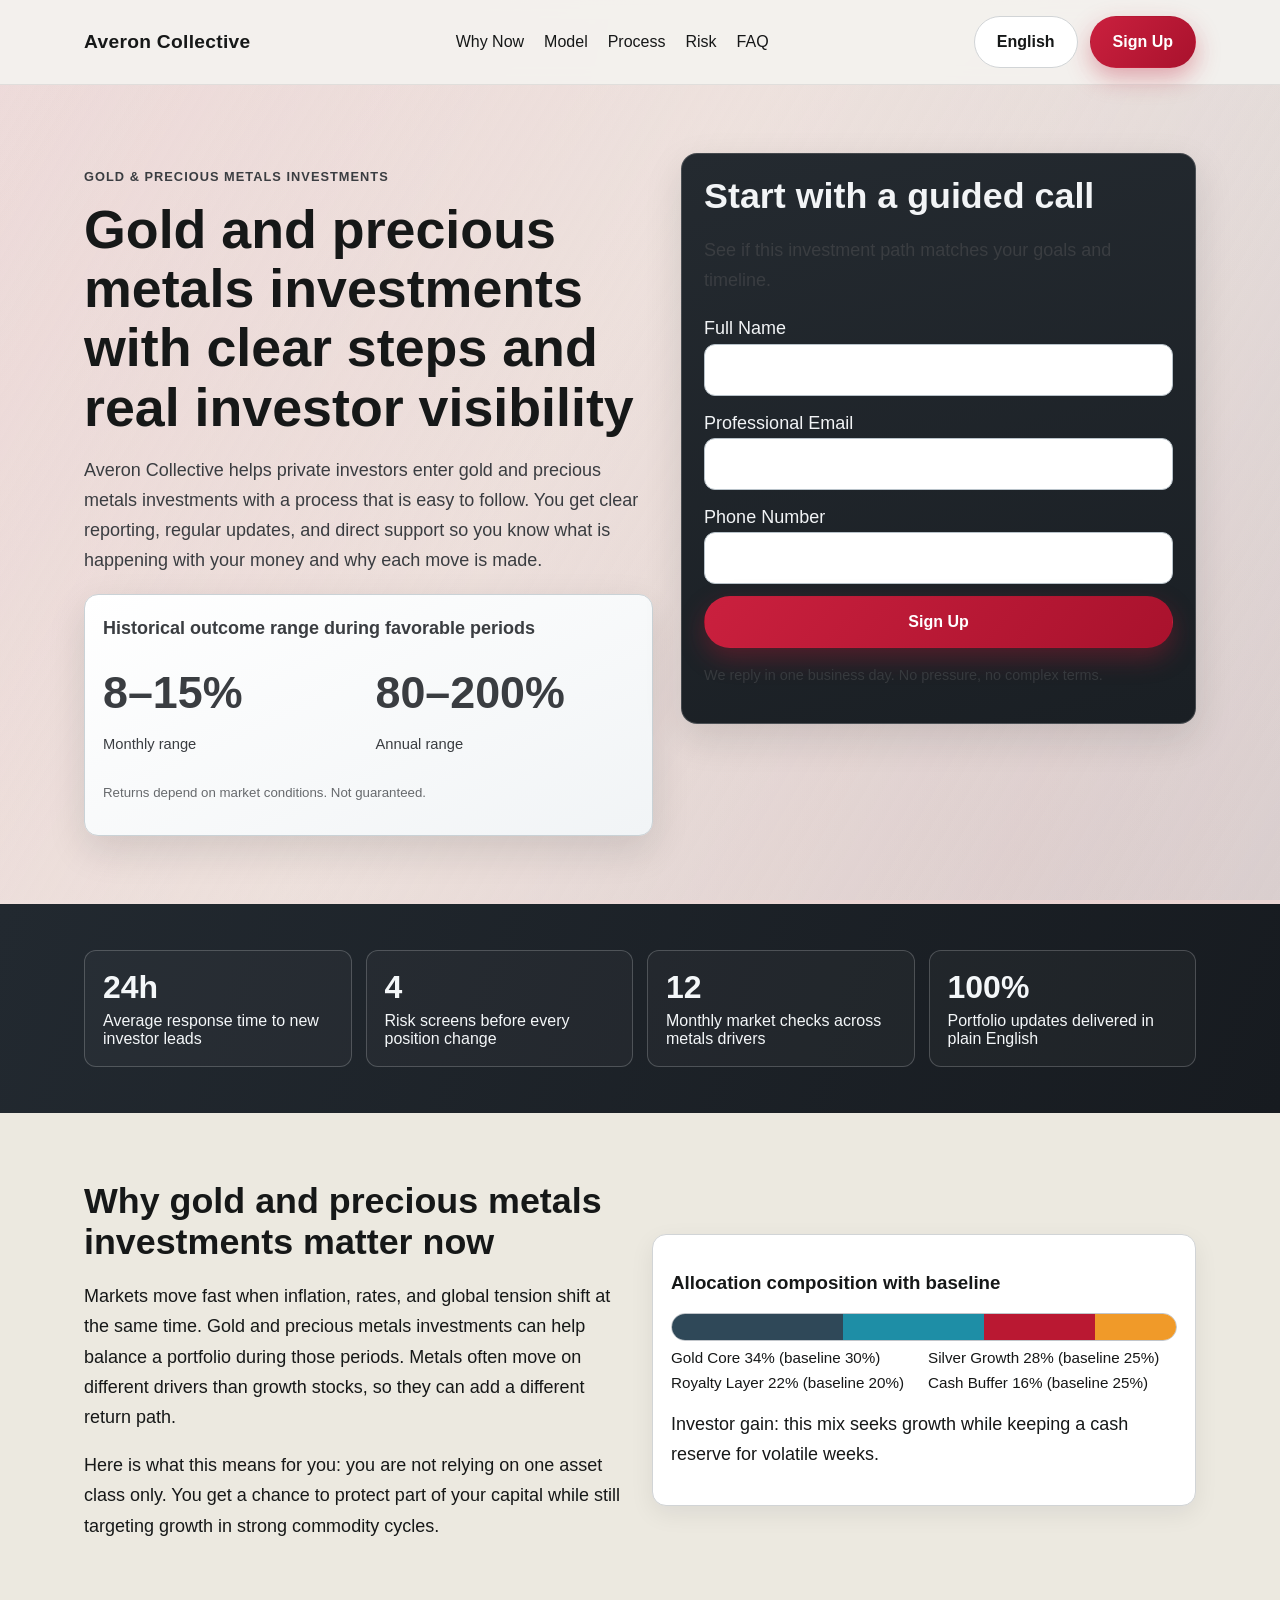
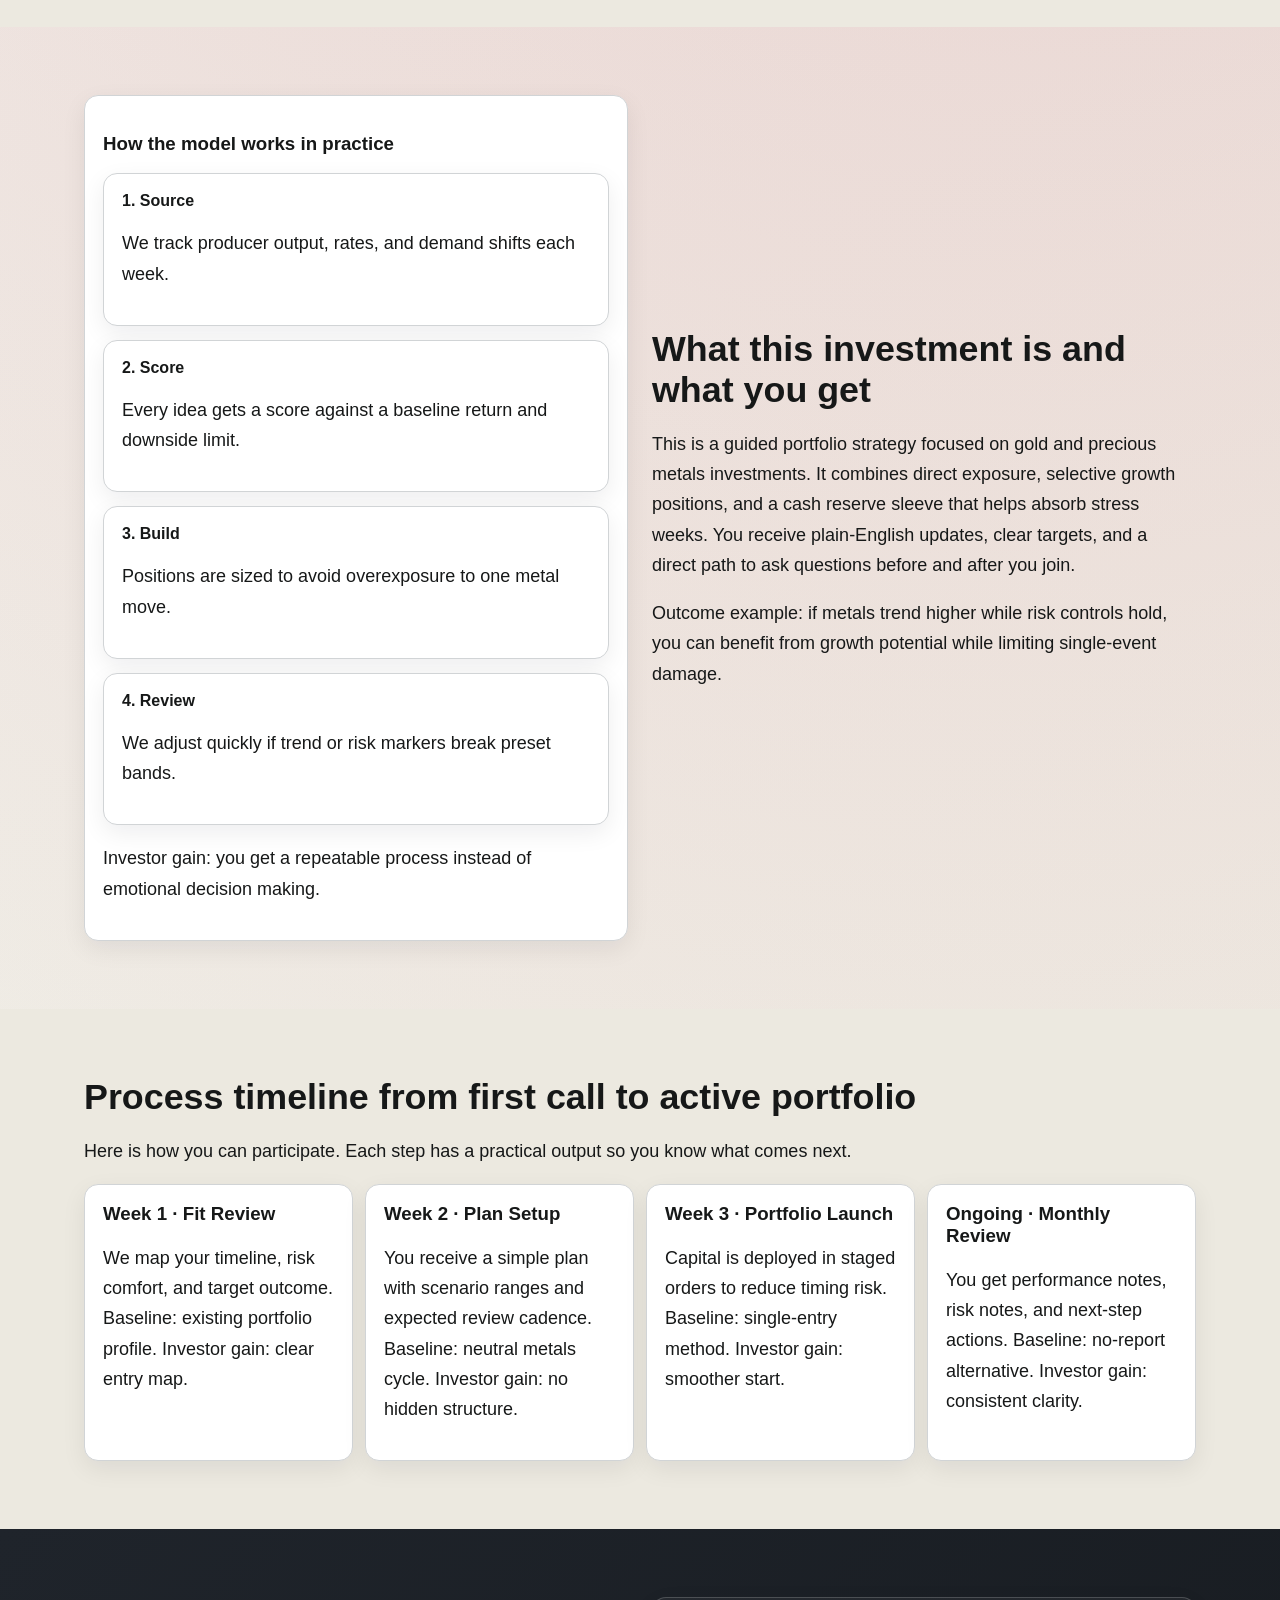
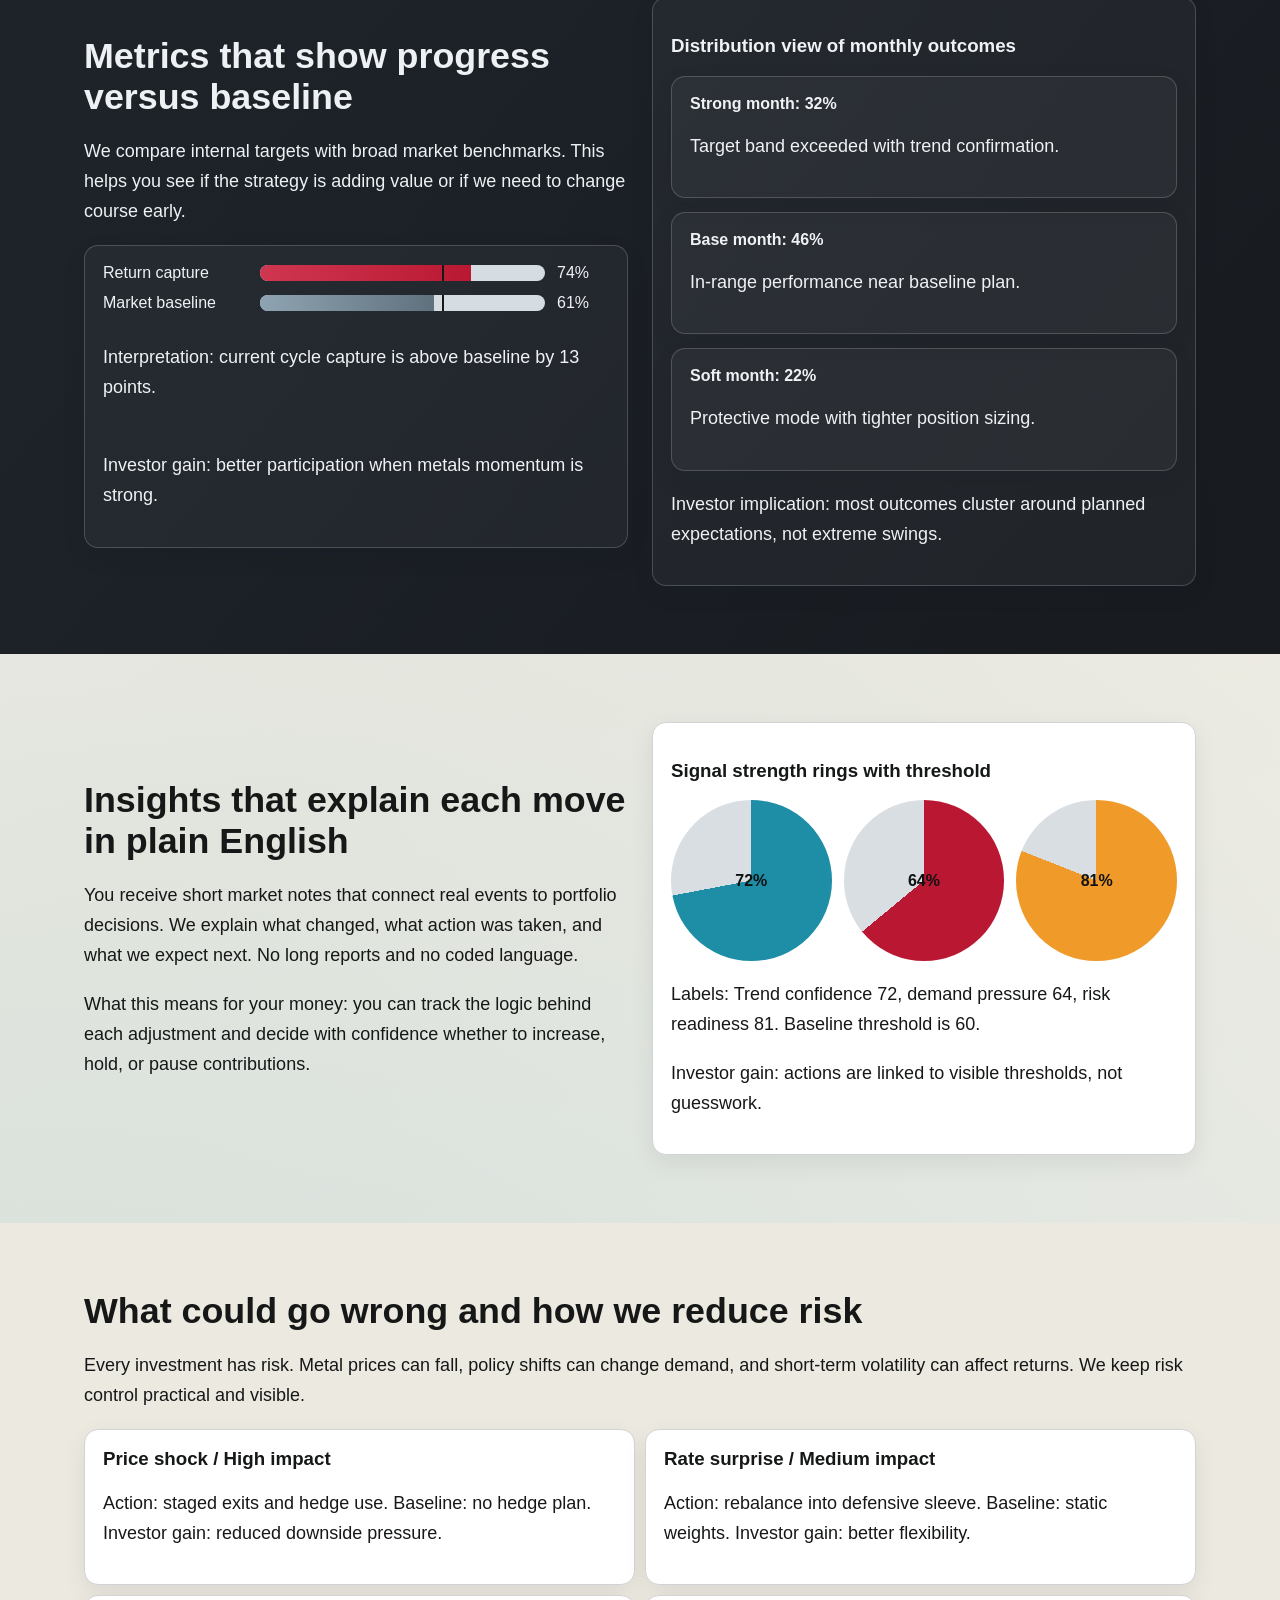
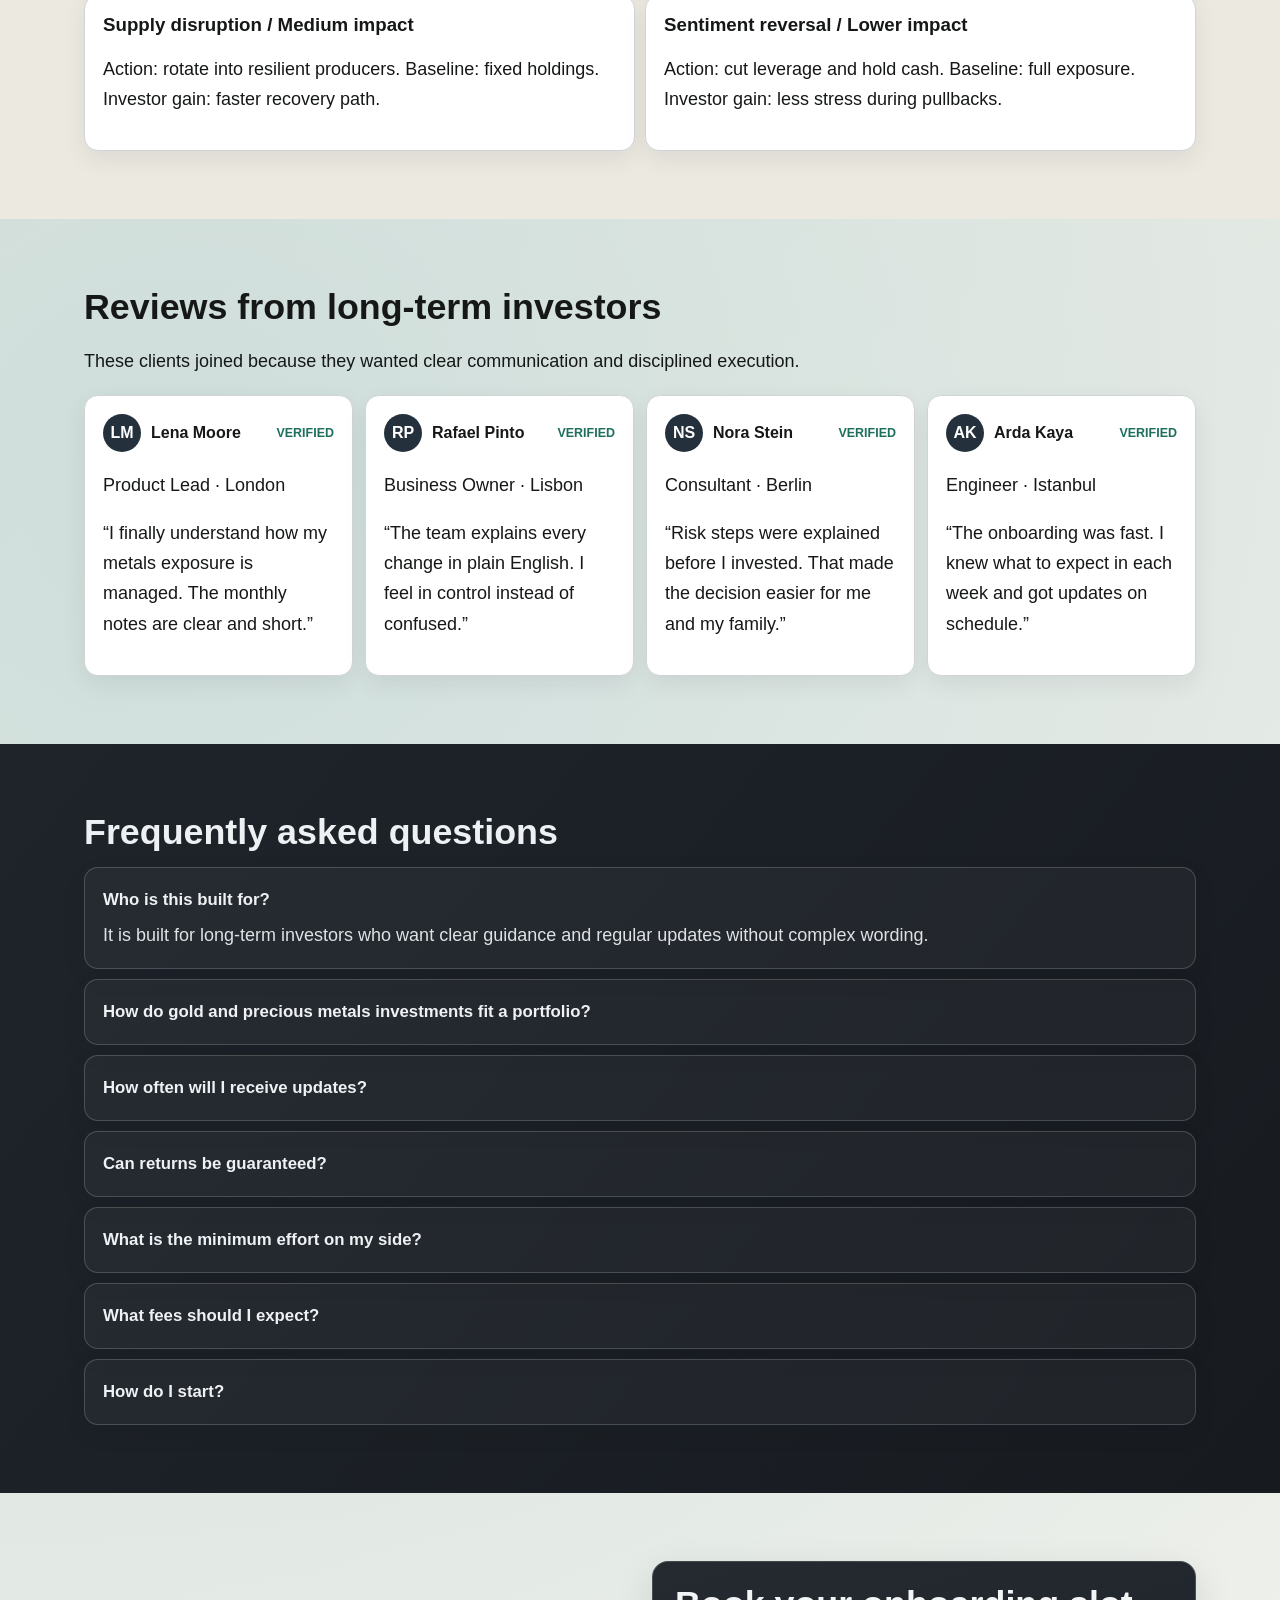
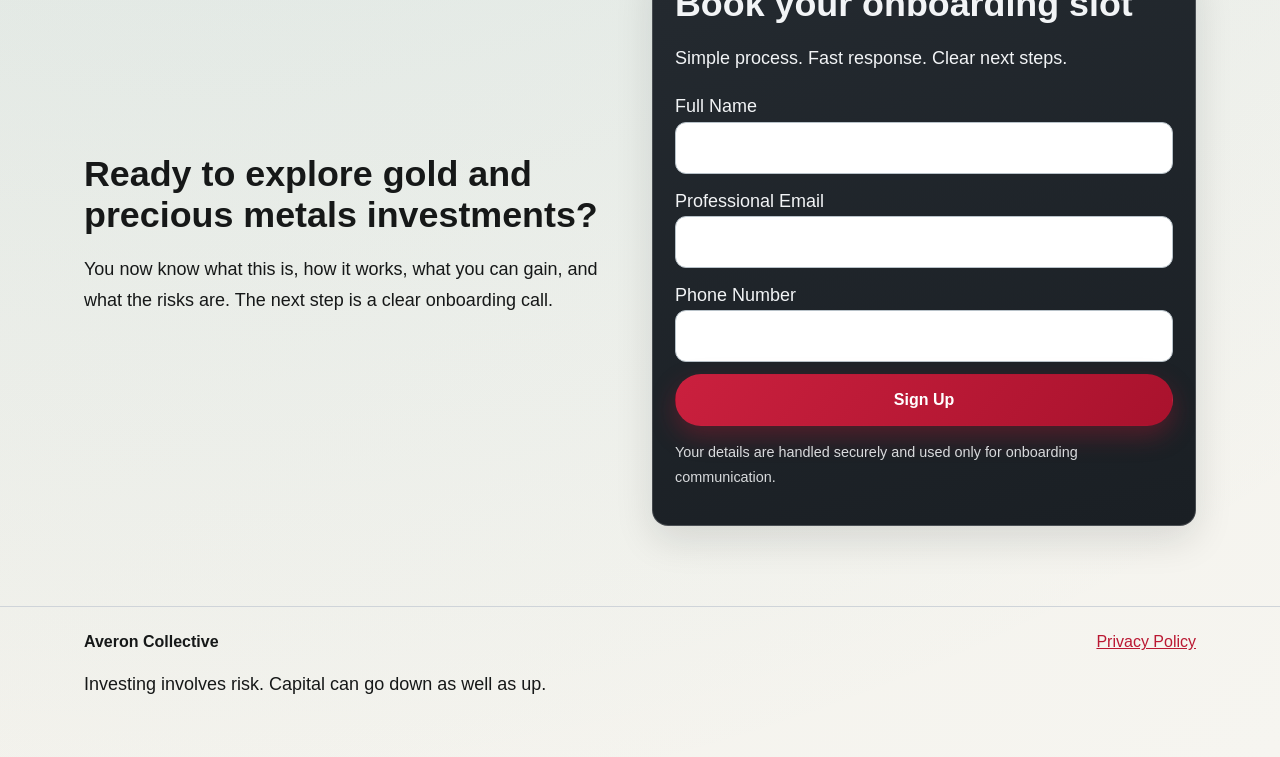
<file: index.html>
<!doctype html>
<html lang="en">
<head>
  <meta charset="utf-8" />
  <meta name="viewport" content="width=device-width, initial-scale=1" />
  <title>Averon Collective | Gold & Precious Metals Investments for Long-Term Investors</title>
  <meta name="description" content="Learn how Averon Collective helps private investors access gold and precious metals investments with a clear process, risk controls, and transparent reporting." />
  <link rel="canonical" href="https://averoncollective.com/index.html" />
  <link rel="alternate" hreflang="en" href="https://averoncollective.com/index.html" />
  <link rel="alternate" hreflang="de" href="https://averoncollective.com/de/index.html" />
  <link rel="alternate" hreflang="fr" href="https://averoncollective.com/fr/index.html" />
  <link rel="alternate" hreflang="es" href="https://averoncollective.com/es/index.html" />
  <link rel="alternate" hreflang="it" href="https://averoncollective.com/it/index.html" />
  <link rel="alternate" hreflang="tr" href="https://averoncollective.com/tr/index.html" />
  <link rel="alternate" hreflang="pt" href="https://averoncollective.com/pt/index.html" />
  <link rel="alternate" hreflang="ja" href="https://averoncollective.com/jp/index.html" />
  <link rel="alternate" hreflang="sk" href="https://averoncollective.com/sk/index.html" />
  <link rel="alternate" hreflang="nl-BE" href="https://averoncollective.com/be/index.html" />
  <meta property="og:title" content="Averon Collective | Gold & Precious Metals Investments for Long-Term Investors" />
  <meta property="og:description" content="Learn how Averon Collective helps private investors access gold and precious metals investments with a clear process, risk controls, and transparent reporting." />
  <meta property="og:type" content="website" />
  <meta property="og:url" content="https://averoncollective.com/index.html" />
  <meta name="twitter:card" content="summary_large_image" />
  <meta name="twitter:title" content="Averon Collective | Gold & Precious Metals Investments for Long-Term Investors" />
  <meta name="twitter:description" content="Learn how Averon Collective helps private investors access gold and precious metals investments with a clear process, risk controls, and transparent reporting." />
  <link rel="stylesheet" href="assets/style.css" />
  <script defer src="assets/app.js"></script>
</head>
<body>
<div class="mesh" aria-hidden="true"></div>
<header class="site-header">
  <div class="container header-row">
    <div class="brand">Averon Collective</div>
    <nav class="main-nav" aria-label="Primary">
      <a href="#market">Why Now</a><a href="#model">Model</a><a href="#process">Process</a><a href="#risk">Risk</a><a href="#faq">FAQ</a>
    </nav>
    <div class="header-right">
      <div class="lang" data-lang>
        <button class="lang-trigger" aria-expanded="false">English</button>
        <div class="lang-menu" role="menu">
<a href="index.html"><svg class="flag" viewBox="0 0 18 12"><rect width="18" height="12" fill="#012169"/><path d="M0,0 18,12 M18,0 0,12" stroke="#fff" stroke-width="2"/><path d="M0,0 18,12 M18,0 0,12" stroke="#C8102E" stroke-width="1"/><rect x="7" width="4" height="12" fill="#fff"/><rect y="4" width="18" height="4" fill="#fff"/><rect x="8" width="2" height="12" fill="#C8102E"/><rect y="5" width="18" height="2" fill="#C8102E"/></svg>English</a>
<a href="de/index.html"><svg class="flag" viewBox="0 0 18 12"><rect width="18" height="4" y="0" fill="#000"/><rect width="18" height="4" y="4" fill="#DD0000"/><rect width="18" height="4" y="8" fill="#FFCE00"/></svg>Deutsch</a>
<a href="fr/index.html"><svg class="flag" viewBox="0 0 18 12"><rect width="6" height="12" fill="#0055A4"/><rect x="6" width="6" height="12" fill="#fff"/><rect x="12" width="6" height="12" fill="#EF4135"/></svg>Français</a>
<a href="es/index.html"><svg class="flag" viewBox="0 0 18 12"><rect width="18" height="12" fill="#AA151B"/><rect y="3" width="18" height="6" fill="#F1BF00"/></svg>Español</a>
<a href="it/index.html"><svg class="flag" viewBox="0 0 18 12"><rect width="6" height="12" fill="#009246"/><rect x="6" width="6" height="12" fill="#fff"/><rect x="12" width="6" height="12" fill="#CE2B37"/></svg>Italiano</a>
<a href="tr/index.html"><svg class="flag" viewBox="0 0 18 12"><rect width="18" height="12" fill="#E30A17"/><circle cx="7" cy="6" r="3.2" fill="#fff"/><circle cx="7.8" cy="6" r="2.6" fill="#E30A17"/><polygon points="10.8,6 12.7,5.3 12.1,7.1 13.4,8.3 11.5,8.3 10.8,10 10.2,8.3 8.3,8.3 9.6,7.1 9,5.3" fill="#fff"/></svg>Türkçe</a>
<a href="pt/index.html"><svg class="flag" viewBox="0 0 18 12"><rect width="7" height="12" fill="#006600"/><rect x="7" width="11" height="12" fill="#FF0000"/></svg>Português</a>
<a href="jp/index.html"><svg class="flag" viewBox="0 0 18 12"><rect width="18" height="12" fill="#fff"/><circle cx="9" cy="6" r="3" fill="#BC002D"/></svg>日本語</a>
<a href="sk/index.html"><svg class="flag" viewBox="0 0 18 12"><rect width="18" height="4" fill="#fff"/><rect y="4" width="18" height="4" fill="#0B4EA2"/><rect y="8" width="18" height="4" fill="#EE1C25"/></svg>Slovenčina</a>
<a href="be/index.html"><svg class="flag" viewBox="0 0 18 12"><rect width="6" height="12" fill="#000"/><rect x="6" width="6" height="12" fill="#FDDA24"/><rect x="12" width="6" height="12" fill="#EF3340"/></svg>Belgium</a>
        </div>
      </div>
      <a class="btn" href="#lead">Sign Up</a>
      <button class="burger" aria-label="Open menu">☰</button>
    </div>
  </div>
</header>

<div class="drawer-backdrop"></div>
<aside class="drawer" aria-label="Mobile menu">
  <button class="drawer-close btn" style="max-width:120px;">Close</button>
  <nav style="display:grid;gap:12px;align-content:start;">
    <a href="#market">Why Now</a><a href="#model">Model</a><a href="#process">Process</a><a href="#risk">Risk</a><a href="#faq">FAQ</a>
    <div class="lang" data-lang>
      <button class="lang-trigger">English</button>
      <div class="lang-menu">
<a href="index.html"><svg class="flag" viewBox="0 0 18 12"><rect width="18" height="12" fill="#012169"/><path d="M0,0 18,12 M18,0 0,12" stroke="#fff" stroke-width="2"/><path d="M0,0 18,12 M18,0 0,12" stroke="#C8102E" stroke-width="1"/><rect x="7" width="4" height="12" fill="#fff"/><rect y="4" width="18" height="4" fill="#fff"/><rect x="8" width="2" height="12" fill="#C8102E"/><rect y="5" width="18" height="2" fill="#C8102E"/></svg>English</a>
<a href="de/index.html"><svg class="flag" viewBox="0 0 18 12"><rect width="18" height="4" y="0" fill="#000"/><rect width="18" height="4" y="4" fill="#DD0000"/><rect width="18" height="4" y="8" fill="#FFCE00"/></svg>Deutsch</a>
<a href="fr/index.html"><svg class="flag" viewBox="0 0 18 12"><rect width="6" height="12" fill="#0055A4"/><rect x="6" width="6" height="12" fill="#fff"/><rect x="12" width="6" height="12" fill="#EF4135"/></svg>Français</a>
<a href="es/index.html"><svg class="flag" viewBox="0 0 18 12"><rect width="18" height="12" fill="#AA151B"/><rect y="3" width="18" height="6" fill="#F1BF00"/></svg>Español</a>
<a href="it/index.html"><svg class="flag" viewBox="0 0 18 12"><rect width="6" height="12" fill="#009246"/><rect x="6" width="6" height="12" fill="#fff"/><rect x="12" width="6" height="12" fill="#CE2B37"/></svg>Italiano</a>
<a href="tr/index.html"><svg class="flag" viewBox="0 0 18 12"><rect width="18" height="12" fill="#E30A17"/><circle cx="7" cy="6" r="3.2" fill="#fff"/><circle cx="7.8" cy="6" r="2.6" fill="#E30A17"/><polygon points="10.8,6 12.7,5.3 12.1,7.1 13.4,8.3 11.5,8.3 10.8,10 10.2,8.3 8.3,8.3 9.6,7.1 9,5.3" fill="#fff"/></svg>Türkçe</a>
<a href="pt/index.html"><svg class="flag" viewBox="0 0 18 12"><rect width="7" height="12" fill="#006600"/><rect x="7" width="11" height="12" fill="#FF0000"/></svg>Português</a>
<a href="jp/index.html"><svg class="flag" viewBox="0 0 18 12"><rect width="18" height="12" fill="#fff"/><circle cx="9" cy="6" r="3" fill="#BC002D"/></svg>日本語</a>
<a href="sk/index.html"><svg class="flag" viewBox="0 0 18 12"><rect width="18" height="4" fill="#fff"/><rect y="4" width="18" height="4" fill="#0B4EA2"/><rect y="8" width="18" height="4" fill="#EE1C25"/></svg>Slovenčina</a>
<a href="be/index.html"><svg class="flag" viewBox="0 0 18 12"><rect width="6" height="12" fill="#000"/><rect x="6" width="6" height="12" fill="#FDDA24"/><rect x="12" width="6" height="12" fill="#EF3340"/></svg>Belgium</a></div>
    </div>
  </nav>
  <a class="btn" href="#lead">Sign Up</a>
</aside>

<main>
  <section class="hero section">
    <div class="container hero-grid">
      <div class="hero-copy" data-animate>
        <p class="eyebrow">Gold & Precious Metals Investments</p>
        <h1>Gold and precious metals investments with clear steps and real investor visibility</h1>
        <p>Averon Collective helps private investors enter gold and precious metals investments with a process that is easy to follow. You get clear reporting, regular updates, and direct support so you know what is happening with your money and why each move is made.</p>
        <div class="perf-panel">
          <p class="perf-head">Historical outcome range during favorable periods</p>
          <div class="perf-grid">
            <div><p class="big-num">8–15%</p><p class="muted">Monthly range</p></div>
            <div><p class="big-num">80–200%</p><p class="muted">Annual range</p></div>
          </div>
          <p class="micro">Returns depend on market conditions. Not guaranteed.</p>
        </div>
      </div>
      <div class="hero-form-wrap" id="lead" data-animate>
        <h2>Start with a guided call</h2>
        <p>See if this investment path matches your goals and timeline.</p>
        <form>
          <label>Full Name<input aria-label="Full Name" type="text" required></label>
          <label>Professional Email<input aria-label="Professional Email" type="email" required></label>
          <label>Phone Number<input aria-label="Phone Number" type="tel" required></label>
          <button class="btn" type="submit">Sign Up</button>
        </form>
        <p class="small-note">We reply in one business day. No pressure, no complex terms.</p>
      </div>
    </div>
  </section>

  <section class="strip-dark">
    <div class="container kpi-grid" data-animate>
      <article class="kpi"><strong>24h</strong><span>Average response time to new investor leads</span></article>
      <article class="kpi"><strong>4</strong><span>Risk screens before every position change</span></article>
      <article class="kpi"><strong>12</strong><span>Monthly market checks across metals drivers</span></article>
      <article class="kpi"><strong>100%</strong><span>Portfolio updates delivered in plain English</span></article>
    </div>
  </section>

  <section class="section alt" id="market">
    <div class="container two-col" data-animate>
      <div>
        <h2>Why gold and precious metals investments matter now</h2>
        <p>Markets move fast when inflation, rates, and global tension shift at the same time. Gold and precious metals investments can help balance a portfolio during those periods. Metals often move on different drivers than growth stocks, so they can add a different return path.</p>
        <p>Here is what this means for you: you are not relying on one asset class only. You get a chance to protect part of your capital while still targeting growth in strong commodity cycles.</p>
      </div>
      <div class="visual">
        <h3>Allocation composition with baseline</h3>
        <div class="stack-bar"><div class="seg1"></div><div class="seg2"></div><div class="seg3"></div><div class="seg4"></div></div>
        <div class="legend"><span>Gold Core 34% (baseline 30%)</span><span>Silver Growth 28% (baseline 25%)</span><span>Royalty Layer 22% (baseline 20%)</span><span>Cash Buffer 16% (baseline 25%)</span></div>
        <p>Investor gain: this mix seeks growth while keeping a cash reserve for volatile weeks.</p>
      </div>
    </div>
  </section>

  <section class="section" id="model">
    <div class="container two-col" data-animate>
      <div class="visual">
        <h3>How the model works in practice</h3>
        <div class="cards">
          <article class="card"><strong>1. Source</strong><p>We track producer output, rates, and demand shifts each week.</p></article>
          <article class="card"><strong>2. Score</strong><p>Every idea gets a score against a baseline return and downside limit.</p></article>
          <article class="card"><strong>3. Build</strong><p>Positions are sized to avoid overexposure to one metal move.</p></article>
          <article class="card"><strong>4. Review</strong><p>We adjust quickly if trend or risk markers break preset bands.</p></article>
        </div>
        <p>Investor gain: you get a repeatable process instead of emotional decision making.</p>
      </div>
      <div>
        <h2>What this investment is and what you get</h2>
        <p>This is a guided portfolio strategy focused on gold and precious metals investments. It combines direct exposure, selective growth positions, and a cash reserve sleeve that helps absorb stress weeks. You receive plain-English updates, clear targets, and a direct path to ask questions before and after you join.</p>
        <p>Outcome example: if metals trend higher while risk controls hold, you can benefit from growth potential while limiting single-event damage.</p>
      </div>
    </div>
  </section>

  <section class="section alt" id="process">
    <div class="container" data-animate>
      <h2>Process timeline from first call to active portfolio</h2>
      <p>Here is how you can participate. Each step has a practical output so you know what comes next.</p>
      <div class="timeline cards">
        <article class="timeline-item"><h3>Week 1 · Fit Review</h3><p>We map your timeline, risk comfort, and target outcome. Baseline: existing portfolio profile. Investor gain: clear entry map.</p></article>
        <article class="timeline-item"><h3>Week 2 · Plan Setup</h3><p>You receive a simple plan with scenario ranges and expected review cadence. Baseline: neutral metals cycle. Investor gain: no hidden structure.</p></article>
        <article class="timeline-item"><h3>Week 3 · Portfolio Launch</h3><p>Capital is deployed in staged orders to reduce timing risk. Baseline: single-entry method. Investor gain: smoother start.</p></article>
        <article class="timeline-item"><h3>Ongoing · Monthly Review</h3><p>You get performance notes, risk notes, and next-step actions. Baseline: no-report alternative. Investor gain: consistent clarity.</p></article>
      </div>
    </div>
  </section>

  <section class="section dark-sec" id="metrics">
    <div class="container two-col" data-animate>
      <div>
        <h2>Metrics that show progress versus baseline</h2>
        <p>We compare internal targets with broad market benchmarks. This helps you see if the strategy is adding value or if we need to change course early.</p>
        <div class="comp-chart visual">
          <div class="row"><span>Return capture</span><div class="bar"><div class="fill-a" style="width:74%"></div><div class="marker"></div></div><span>74%</span></div>
          <div class="row"><span>Market baseline</span><div class="bar"><div class="fill-b" style="width:61%"></div><div class="marker"></div></div><span>61%</span></div>
          <p>Interpretation: current cycle capture is above baseline by 13 points.</p>
          <p>Investor gain: better participation when metals momentum is strong.</p>
        </div>
      </div>
      <div class="visual">
        <h3>Distribution view of monthly outcomes</h3>
        <div class="cards">
          <article class="card"><strong>Strong month: 32%</strong><p>Target band exceeded with trend confirmation.</p></article>
          <article class="card"><strong>Base month: 46%</strong><p>In-range performance near baseline plan.</p></article>
          <article class="card"><strong>Soft month: 22%</strong><p>Protective mode with tighter position sizing.</p></article>
        </div>
        <p>Investor implication: most outcomes cluster around planned expectations, not extreme swings.</p>
      </div>
    </div>
  </section>

  <section class="section" id="insights">
    <div class="container two-col" data-animate>
      <div>
        <h2>Insights that explain each move in plain English</h2>
        <p>You receive short market notes that connect real events to portfolio decisions. We explain what changed, what action was taken, and what we expect next. No long reports and no coded language.</p>
        <p>What this means for your money: you can track the logic behind each adjustment and decide with confidence whether to increase, hold, or pause contributions.</p>
      </div>
      <div class="visual">
        <h3>Signal strength rings with threshold</h3>
        <div class="ring-wrap">
          <div class="ring">72%</div>
          <div class="ring">64%</div>
          <div class="ring">81%</div>
        </div>
        <p>Labels: Trend confidence 72, demand pressure 64, risk readiness 81. Baseline threshold is 60.</p>
        <p>Investor gain: actions are linked to visible thresholds, not guesswork.</p>
      </div>
    </div>
  </section>

  <section class="section alt" id="risk">
    <div class="container" data-animate>
      <h2>What could go wrong and how we reduce risk</h2>
      <p>Every investment has risk. Metal prices can fall, policy shifts can change demand, and short-term volatility can affect returns. We keep risk control practical and visible.</p>
      <div class="risk-matrix">
        <article class="risk-card"><h3>Price shock / High impact</h3><p>Action: staged exits and hedge use. Baseline: no hedge plan. Investor gain: reduced downside pressure.</p></article>
        <article class="risk-card"><h3>Rate surprise / Medium impact</h3><p>Action: rebalance into defensive sleeve. Baseline: static weights. Investor gain: better flexibility.</p></article>
        <article class="risk-card"><h3>Supply disruption / Medium impact</h3><p>Action: rotate into resilient producers. Baseline: fixed holdings. Investor gain: faster recovery path.</p></article>
        <article class="risk-card"><h3>Sentiment reversal / Lower impact</h3><p>Action: cut leverage and hold cash. Baseline: full exposure. Investor gain: less stress during pullbacks.</p></article>
      </div>
    </div>
  </section>

  <section class="section" id="reviews">
    <div class="container" data-animate>
      <h2>Reviews from long-term investors</h2>
      <p>These clients joined because they wanted clear communication and disciplined execution.</p>
      <div class="reviews">
        <article class="review"><div class="rev-head"><div class="avatar">LM</div><strong>Lena Moore</strong><span class="verified">VERIFIED</span></div><p>Product Lead · London</p><p>“I finally understand how my metals exposure is managed. The monthly notes are clear and short.”</p></article>
        <article class="review"><div class="rev-head"><div class="avatar">RP</div><strong>Rafael Pinto</strong><span class="verified">VERIFIED</span></div><p>Business Owner · Lisbon</p><p>“The team explains every change in plain English. I feel in control instead of confused.”</p></article>
        <article class="review"><div class="rev-head"><div class="avatar">NS</div><strong>Nora Stein</strong><span class="verified">VERIFIED</span></div><p>Consultant · Berlin</p><p>“Risk steps were explained before I invested. That made the decision easier for me and my family.”</p></article>
        <article class="review"><div class="rev-head"><div class="avatar">AK</div><strong>Arda Kaya</strong><span class="verified">VERIFIED</span></div><p>Engineer · Istanbul</p><p>“The onboarding was fast. I knew what to expect in each week and got updates on schedule.”</p></article>
      </div>
    </div>
  </section>

  <section class="section dark-sec" id="faq">
    <div class="container" data-animate>
      <h2>Frequently asked questions</h2>
      <div class="faq-list">
        <article class="faq-item open"><button class="faq-q">Who is this built for?</button><div class="faq-a">It is built for long-term investors who want clear guidance and regular updates without complex wording.</div></article>
        <article class="faq-item"><button class="faq-q">How do gold and precious metals investments fit a portfolio?</button><div class="faq-a">They can add a different return driver, which may help balance periods when growth assets are unstable.</div></article>
        <article class="faq-item"><button class="faq-q">How often will I receive updates?</button><div class="faq-a">You receive monthly reports and event-based updates when market conditions change quickly.</div></article>
        <article class="faq-item"><button class="faq-q">Can returns be guaranteed?</button><div class="faq-a">No. Returns depend on market conditions and can be lower or higher than reference ranges.</div></article>
        <article class="faq-item"><button class="faq-q">What is the minimum effort on my side?</button><div class="faq-a">After onboarding, most investors spend 15 to 20 minutes per monthly update and review call.</div></article>
        <article class="faq-item"><button class="faq-q">What fees should I expect?</button><div class="faq-a">Fees are shared in your onboarding plan with clear numbers before any decision is made.</div></article>
        <article class="faq-item"><button class="faq-q">How do I start?</button><div class="faq-a">Submit the form, take the intro call, review your plan, and decide if you want to proceed.</div></article>
      </div>
    </div>
  </section>

  <section class="section final-cta">
    <div class="container two-col" data-animate>
      <div>
        <h2>Ready to explore gold and precious metals investments?</h2>
        <p>You now know what this is, how it works, what you can gain, and what the risks are. The next step is a clear onboarding call.</p>
      </div>
      <div class="hero-form-wrap">
        <h2>Book your onboarding slot</h2>
        <p>Simple process. Fast response. Clear next steps.</p>
        <form>
          <label>Full Name<input aria-label="Full Name final" type="text" required></label>
          <label>Professional Email<input aria-label="Professional Email final" type="email" required></label>
          <label>Phone Number<input aria-label="Phone Number final" type="tel" required></label>
          <button class="btn" type="submit">Sign Up</button>
        </form>
        <p class="small-note">Your details are handled securely and used only for onboarding communication.</p>
      </div>
    </div>
  </section>
</main>

<footer class="footer">
  <div class="container footer-row">
    <div>
      <strong>Averon Collective</strong>
      <p class="footer-note">Investing involves risk. Capital can go down as well as up.</p>
    </div>
    <a href="#" data-open-privacy>Privacy Policy</a>
  </div>
</footer>

<div class="modal-backdrop" role="dialog" aria-modal="true" aria-label="Privacy Policy">
  <div class="modal">
    <div class="modal-top"><h2>Privacy Policy</h2><button class="modal-x" data-close-privacy aria-label="Close">×</button></div>
    <p><strong>Introduction:</strong> We respect your privacy and explain clearly how we use your data.</p>
    <p><strong>Data collection:</strong> We collect name, email, phone number, and communication history when you sign up.</p>
    <p><strong>Legal basis:</strong> We process data to answer your request, provide onboarding details, and meet legal obligations.</p>
    <p><strong>Cookies:</strong> Basic cookies help site function and measure visits. You can control cookies in your browser.</p>
    <p><strong>Retention:</strong> We keep personal data only as long as needed for service and legal record requirements.</p>
    <p><strong>Third-party sharing:</strong> We share limited data with trusted service providers for hosting, messaging, and analytics.</p>
    <p><strong>Security:</strong> We use encryption, access limits, and regular checks to protect your information.</p>
    <p><strong>User rights:</strong> You can request access, correction, deletion, or export of your personal data at any time.</p>
    <p><strong>International transfers:</strong> Some providers may process data outside your country with contractual safeguards.</p>
    <p><strong>Industry risk disclosure:</strong> Investment communication includes market risk discussion and no guaranteed return promise.</p>
    <p><strong>Contact:</strong> Email privacy@averoncollective.com for any privacy request.</p>
    <div class="modal-foot"><button class="btn" data-close-privacy>Close</button></div>
  </div>
</div>

<script type="application/ld+json">{"@context":"https://schema.org","@graph":[{"@type":"Organization","name":"Averon Collective","url":"https://averoncollective.com","email":"info@averoncollective.com"},{"@type":"WebSite","name":"Averon Collective","url":"https://averoncollective.com"},{"@type":"FAQPage","mainEntity":[{"@type":"Question","name":"Who is this built for?","acceptedAnswer":{"@type":"Answer","text":"Long-term private investors who want clear guidance and regular updates."}},{"@type":"Question","name":"Can returns be guaranteed?","acceptedAnswer":{"@type":"Answer","text":"No. Returns depend on market conditions and are not guaranteed."}}]},{"@type":"Review","author":{"@type":"Person","name":"Lena Moore"},"reviewBody":"I finally understand how my metals exposure is managed.","itemReviewed":{"@type":"Service","name":"Averon Collective Investor Program"}}]}</script>
</body>
</html>
</file>
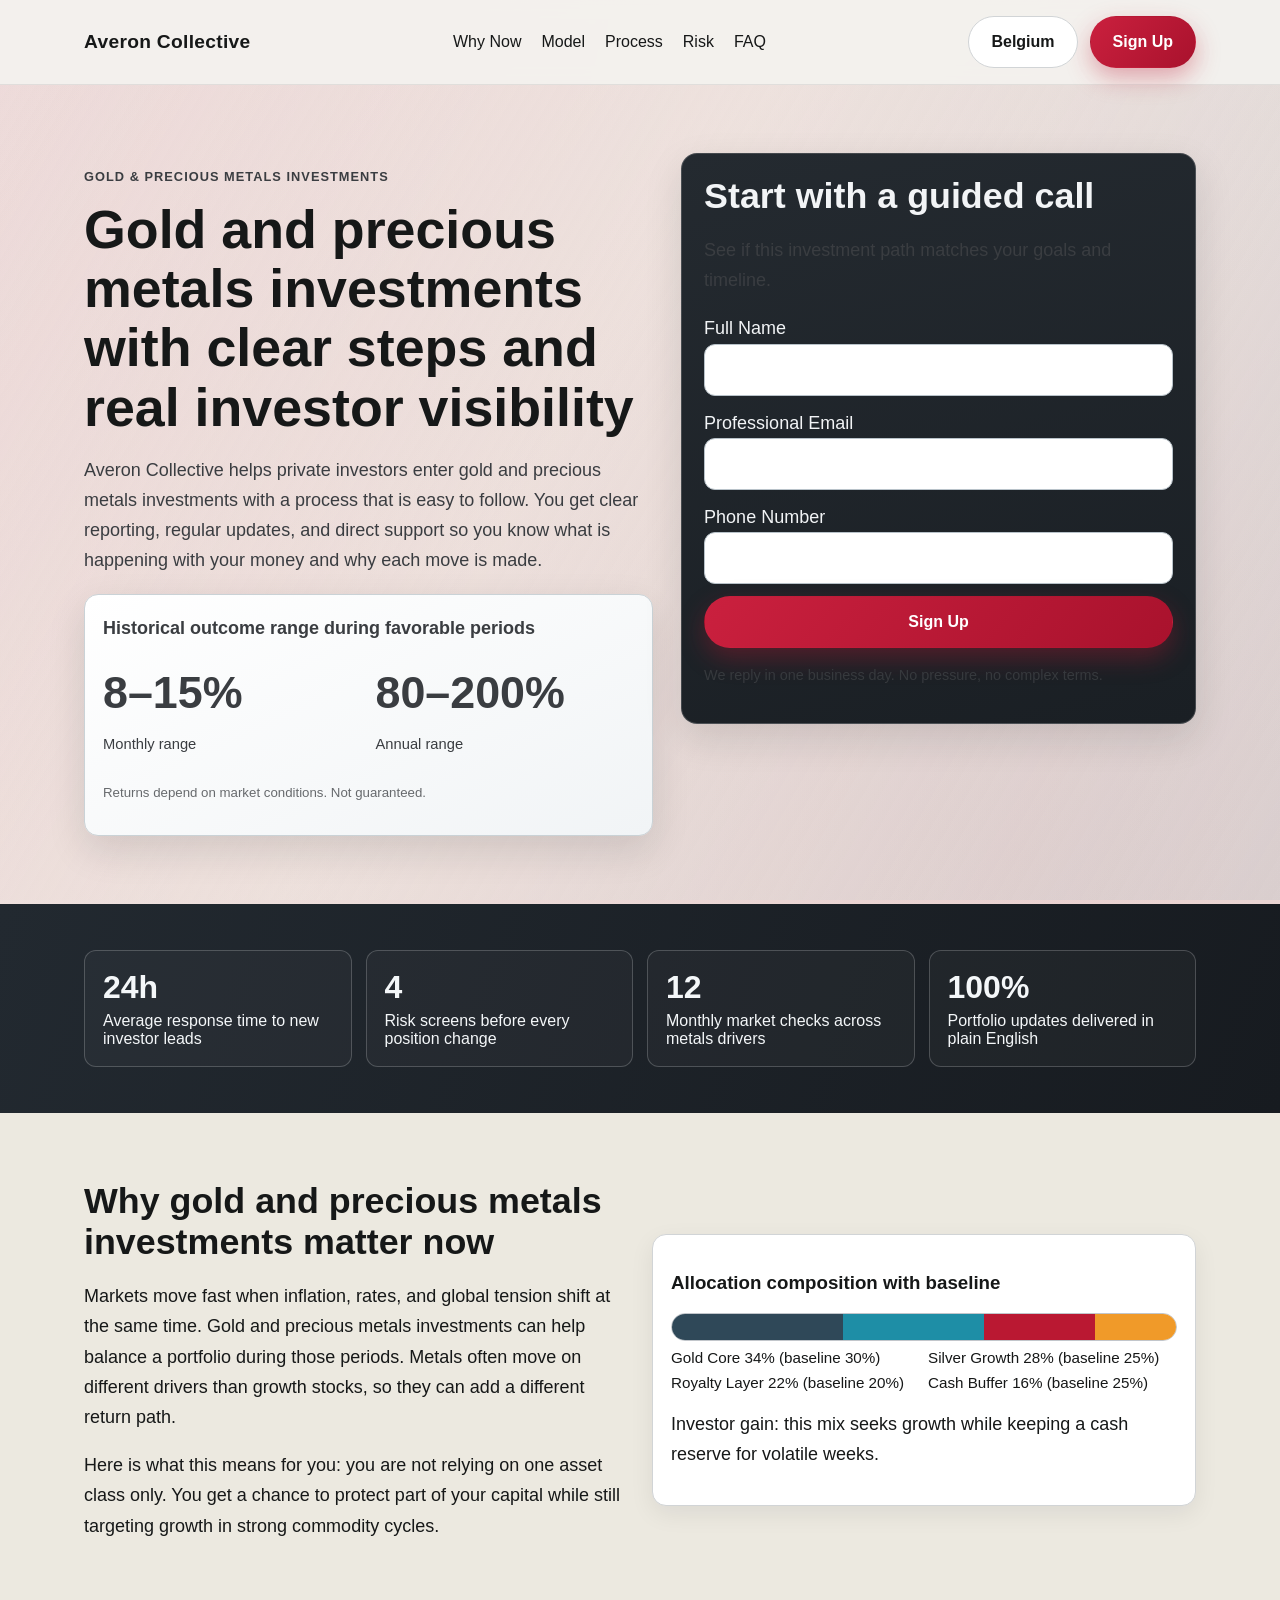
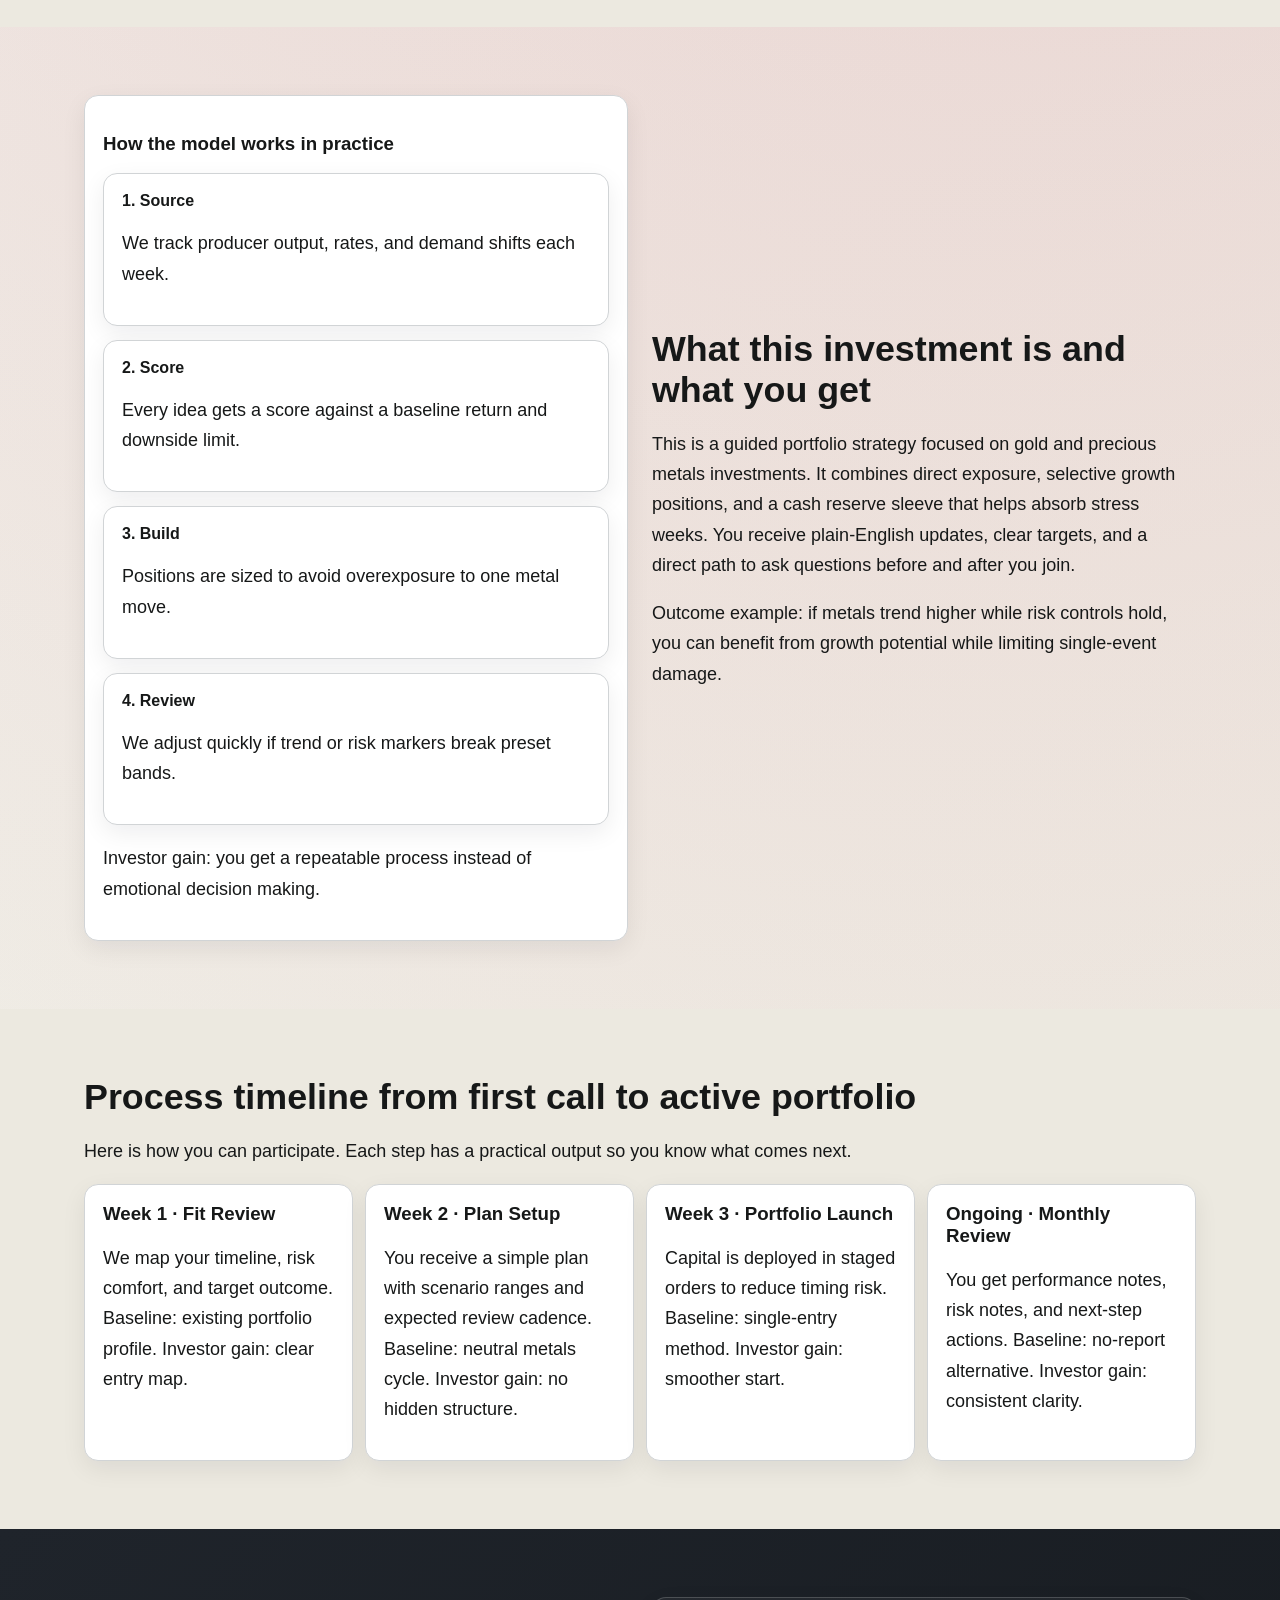
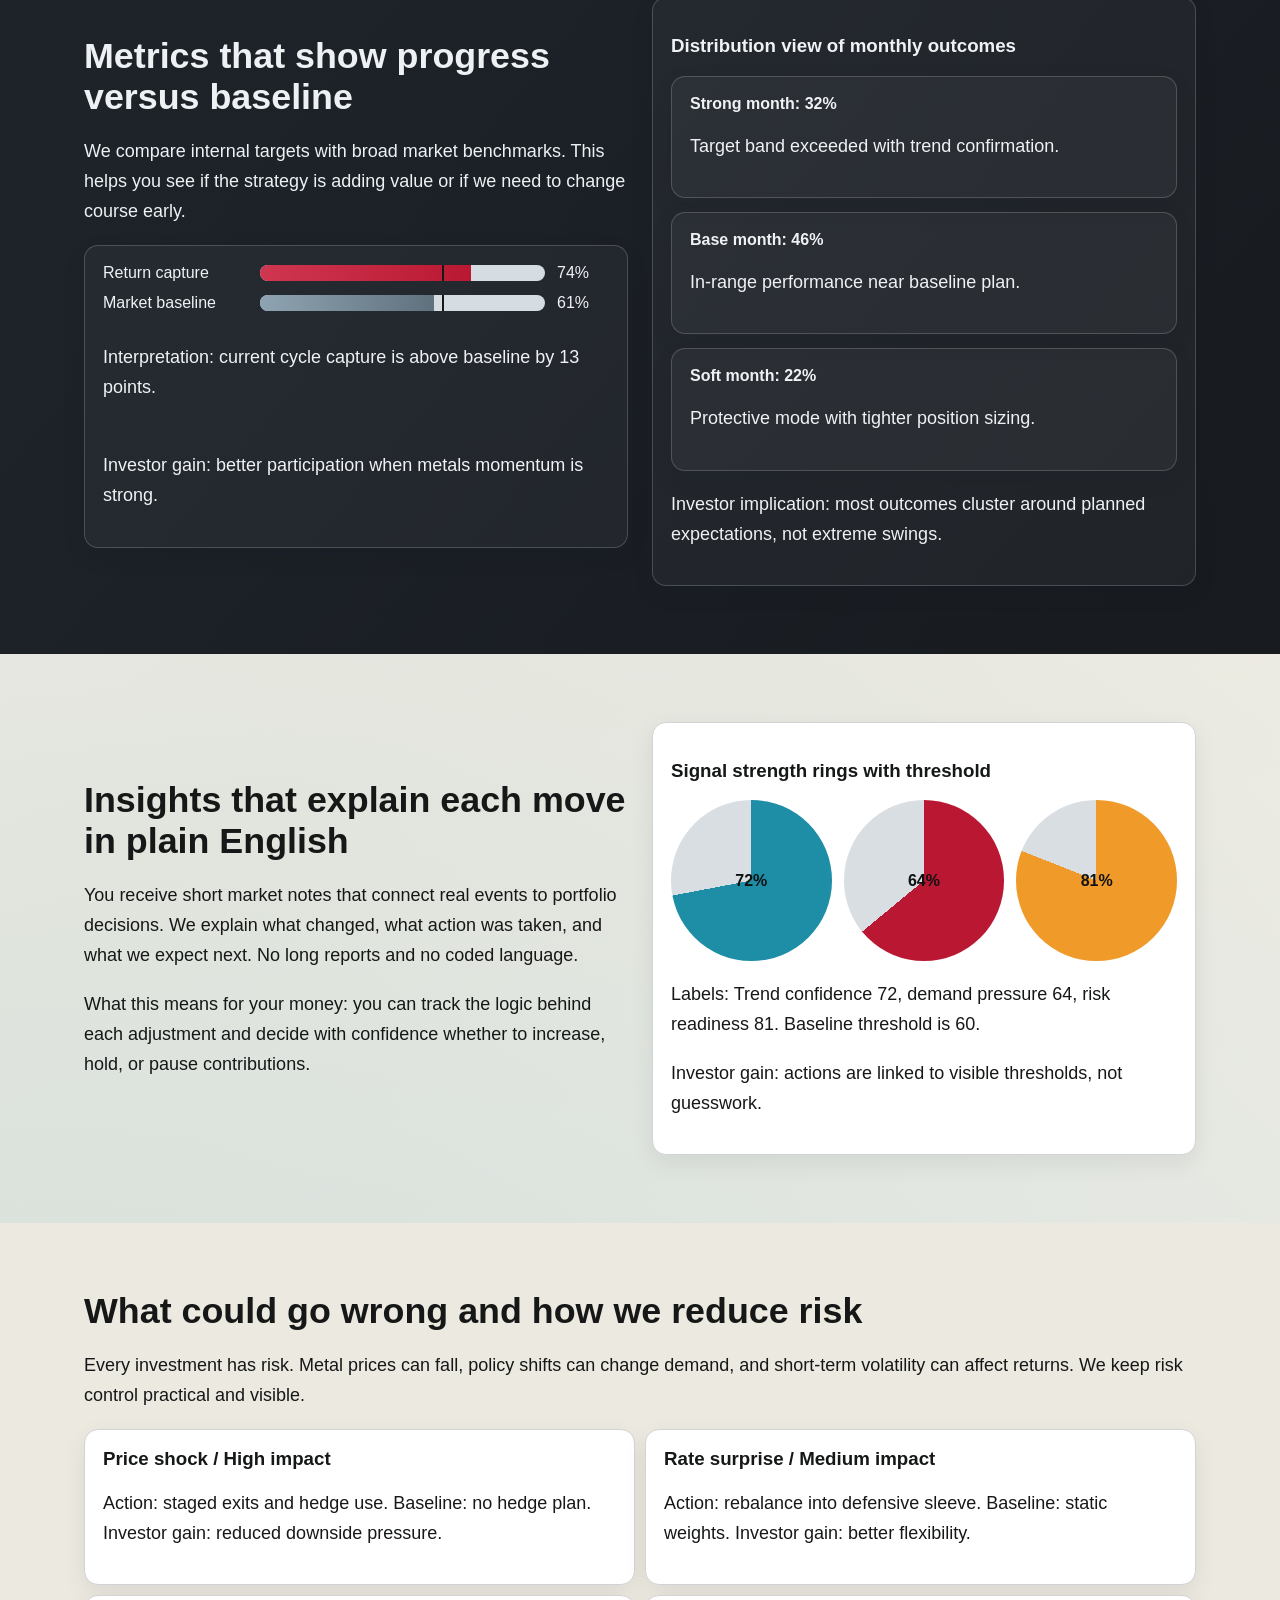
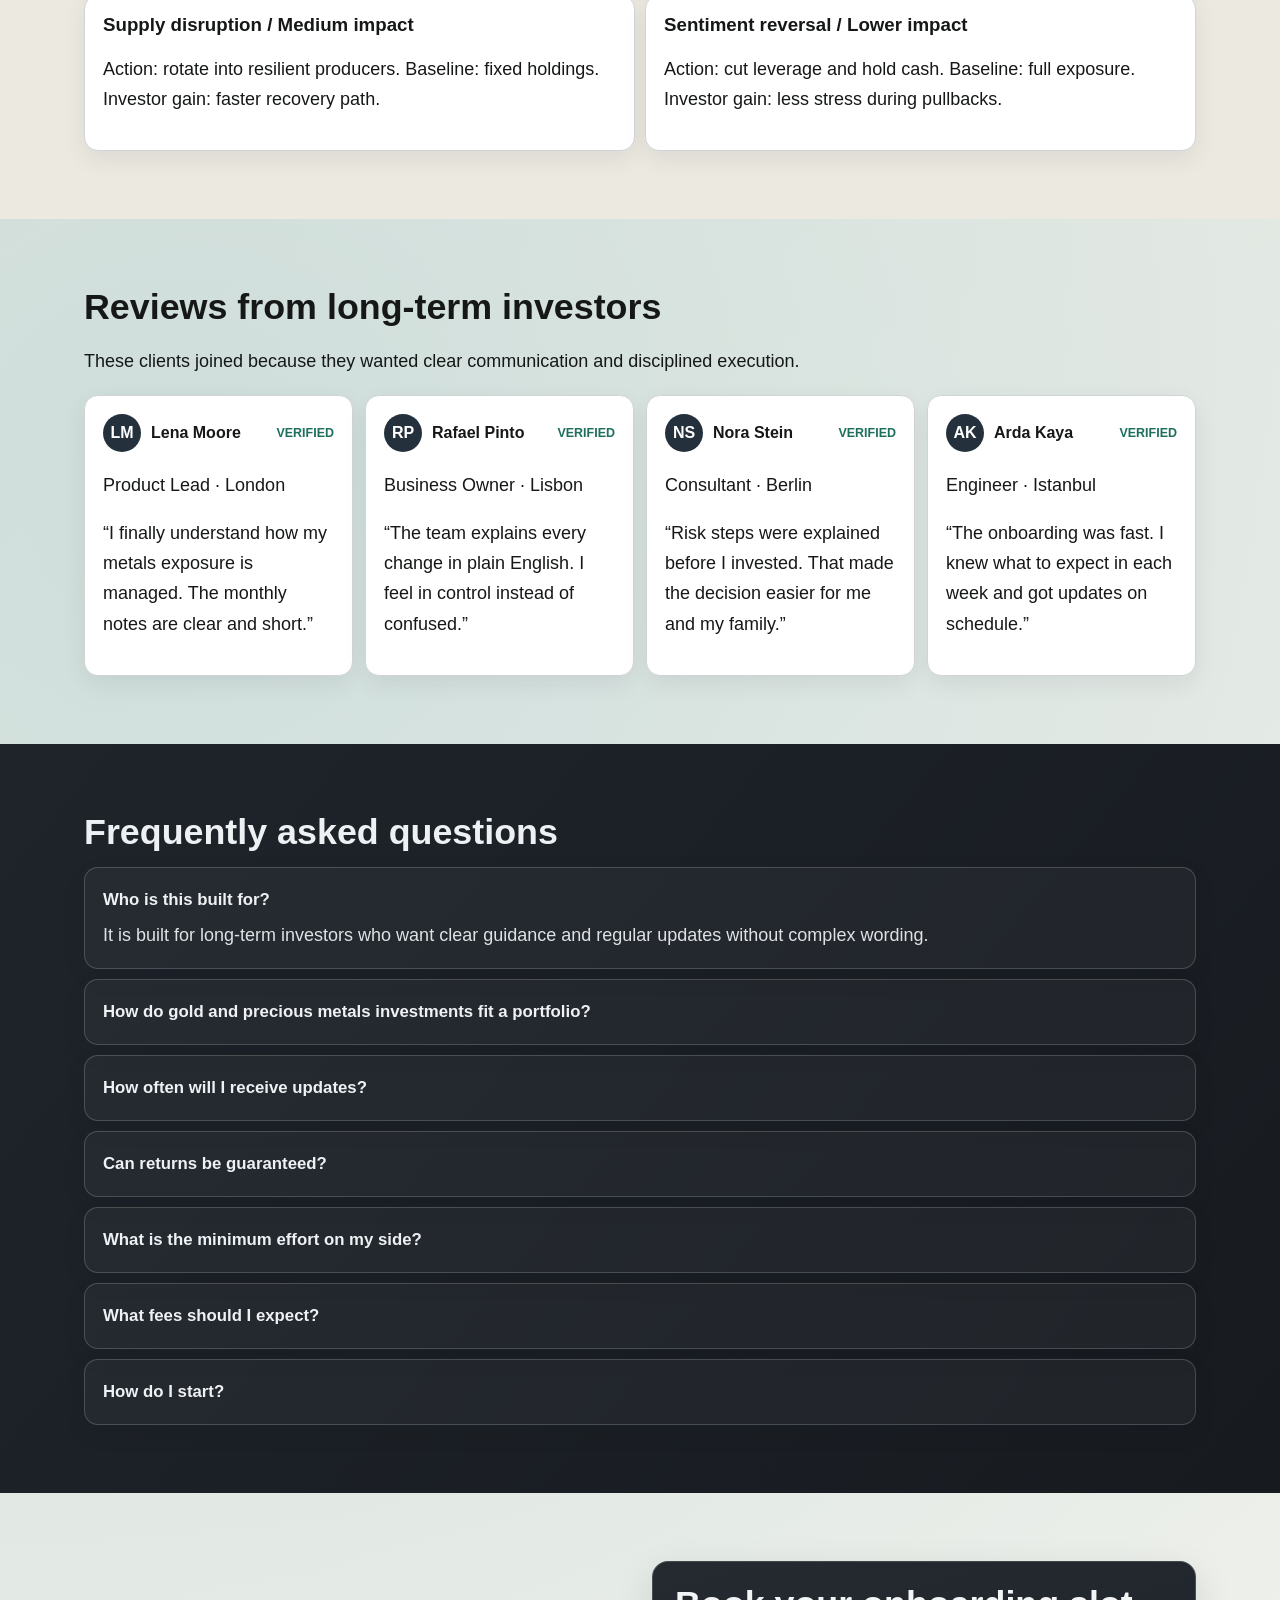
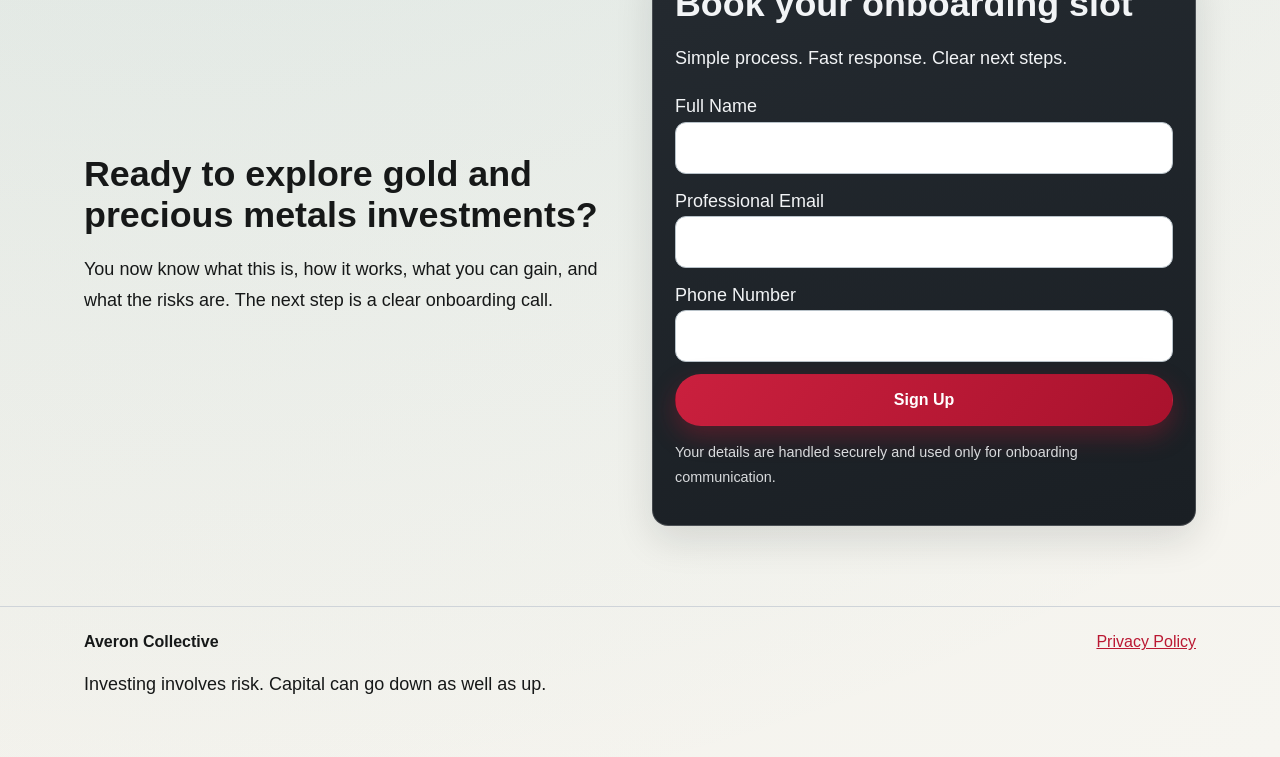
<file: be/index.html>
<!doctype html>
<html lang="en">
<head>
  <meta charset="utf-8" />
  <meta name="viewport" content="width=device-width, initial-scale=1" />
  <title>Averon Collective BE | Gold & Precious Metals Investor Landing</title>
  <meta name="description" content="Open the Belgium route and read clear English content on gold and precious metals investments, process timing, and investor outcomes." />
  <link rel="canonical" href="https://averoncollective.com/be/index.html" />
  <link rel="alternate" hreflang="en" href="https://averoncollective.com/index.html" />
  <link rel="alternate" hreflang="de" href="https://averoncollective.com/de/index.html" />
  <link rel="alternate" hreflang="fr" href="https://averoncollective.com/fr/index.html" />
  <link rel="alternate" hreflang="es" href="https://averoncollective.com/es/index.html" />
  <link rel="alternate" hreflang="it" href="https://averoncollective.com/it/index.html" />
  <link rel="alternate" hreflang="tr" href="https://averoncollective.com/tr/index.html" />
  <link rel="alternate" hreflang="pt" href="https://averoncollective.com/pt/index.html" />
  <link rel="alternate" hreflang="ja" href="https://averoncollective.com/jp/index.html" />
  <link rel="alternate" hreflang="sk" href="https://averoncollective.com/sk/index.html" />
  <link rel="alternate" hreflang="nl-BE" href="https://averoncollective.com/be/index.html" />
  <meta property="og:title" content="Averon Collective BE | Gold & Precious Metals Investor Landing" />
  <meta property="og:description" content="Open the Belgium route and read clear English content on gold and precious metals investments, process timing, and investor outcomes." />
  <meta property="og:type" content="website" />
  <meta property="og:url" content="https://averoncollective.com/be/index.html" />
  <meta name="twitter:card" content="summary_large_image" />
  <meta name="twitter:title" content="Averon Collective BE | Gold & Precious Metals Investor Landing" />
  <meta name="twitter:description" content="Open the Belgium route and read clear English content on gold and precious metals investments, process timing, and investor outcomes." />
  <link rel="stylesheet" href="../assets/style.css" />
  <script defer src="../assets/app.js"></script>
</head>
<body>
<div class="mesh" aria-hidden="true"></div>
<header class="site-header">
  <div class="container header-row">
    <div class="brand">Averon Collective</div>
    <nav class="main-nav" aria-label="Primary">
      <a href="#market">Why Now</a><a href="#model">Model</a><a href="#process">Process</a><a href="#risk">Risk</a><a href="#faq">FAQ</a>
    </nav>
    <div class="header-right">
      <div class="lang" data-lang>
        <button class="lang-trigger" aria-expanded="false">Belgium</button>
        <div class="lang-menu" role="menu">
<a href="../index.html"><svg class="flag" viewBox="0 0 18 12"><rect width="18" height="12" fill="#012169"/><path d="M0,0 18,12 M18,0 0,12" stroke="#fff" stroke-width="2"/><path d="M0,0 18,12 M18,0 0,12" stroke="#C8102E" stroke-width="1"/><rect x="7" width="4" height="12" fill="#fff"/><rect y="4" width="18" height="4" fill="#fff"/><rect x="8" width="2" height="12" fill="#C8102E"/><rect y="5" width="18" height="2" fill="#C8102E"/></svg>English</a>
<a href="../de/index.html"><svg class="flag" viewBox="0 0 18 12"><rect width="18" height="4" y="0" fill="#000"/><rect width="18" height="4" y="4" fill="#DD0000"/><rect width="18" height="4" y="8" fill="#FFCE00"/></svg>Deutsch</a>
<a href="../fr/index.html"><svg class="flag" viewBox="0 0 18 12"><rect width="6" height="12" fill="#0055A4"/><rect x="6" width="6" height="12" fill="#fff"/><rect x="12" width="6" height="12" fill="#EF4135"/></svg>Français</a>
<a href="../es/index.html"><svg class="flag" viewBox="0 0 18 12"><rect width="18" height="12" fill="#AA151B"/><rect y="3" width="18" height="6" fill="#F1BF00"/></svg>Español</a>
<a href="../it/index.html"><svg class="flag" viewBox="0 0 18 12"><rect width="6" height="12" fill="#009246"/><rect x="6" width="6" height="12" fill="#fff"/><rect x="12" width="6" height="12" fill="#CE2B37"/></svg>Italiano</a>
<a href="../tr/index.html"><svg class="flag" viewBox="0 0 18 12"><rect width="18" height="12" fill="#E30A17"/><circle cx="7" cy="6" r="3.2" fill="#fff"/><circle cx="7.8" cy="6" r="2.6" fill="#E30A17"/><polygon points="10.8,6 12.7,5.3 12.1,7.1 13.4,8.3 11.5,8.3 10.8,10 10.2,8.3 8.3,8.3 9.6,7.1 9,5.3" fill="#fff"/></svg>Türkçe</a>
<a href="../pt/index.html"><svg class="flag" viewBox="0 0 18 12"><rect width="7" height="12" fill="#006600"/><rect x="7" width="11" height="12" fill="#FF0000"/></svg>Português</a>
<a href="../jp/index.html"><svg class="flag" viewBox="0 0 18 12"><rect width="18" height="12" fill="#fff"/><circle cx="9" cy="6" r="3" fill="#BC002D"/></svg>日本語</a>
<a href="../sk/index.html"><svg class="flag" viewBox="0 0 18 12"><rect width="18" height="4" fill="#fff"/><rect y="4" width="18" height="4" fill="#0B4EA2"/><rect y="8" width="18" height="4" fill="#EE1C25"/></svg>Slovenčina</a>
<a href="../be/index.html"><svg class="flag" viewBox="0 0 18 12"><rect width="6" height="12" fill="#000"/><rect x="6" width="6" height="12" fill="#FDDA24"/><rect x="12" width="6" height="12" fill="#EF3340"/></svg>Belgium</a>
        </div>
      </div>
      <a class="btn" href="#lead">Sign Up</a>
      <button class="burger" aria-label="Open menu">☰</button>
    </div>
  </div>
</header>

<div class="drawer-backdrop"></div>
<aside class="drawer" aria-label="Mobile menu">
  <button class="drawer-close btn" style="max-width:120px;">Close</button>
  <nav style="display:grid;gap:12px;align-content:start;">
    <a href="#market">Why Now</a><a href="#model">Model</a><a href="#process">Process</a><a href="#risk">Risk</a><a href="#faq">FAQ</a>
    <div class="lang" data-lang>
      <button class="lang-trigger">Belgium</button>
      <div class="lang-menu">
<a href="../index.html"><svg class="flag" viewBox="0 0 18 12"><rect width="18" height="12" fill="#012169"/><path d="M0,0 18,12 M18,0 0,12" stroke="#fff" stroke-width="2"/><path d="M0,0 18,12 M18,0 0,12" stroke="#C8102E" stroke-width="1"/><rect x="7" width="4" height="12" fill="#fff"/><rect y="4" width="18" height="4" fill="#fff"/><rect x="8" width="2" height="12" fill="#C8102E"/><rect y="5" width="18" height="2" fill="#C8102E"/></svg>English</a>
<a href="../de/index.html"><svg class="flag" viewBox="0 0 18 12"><rect width="18" height="4" y="0" fill="#000"/><rect width="18" height="4" y="4" fill="#DD0000"/><rect width="18" height="4" y="8" fill="#FFCE00"/></svg>Deutsch</a>
<a href="../fr/index.html"><svg class="flag" viewBox="0 0 18 12"><rect width="6" height="12" fill="#0055A4"/><rect x="6" width="6" height="12" fill="#fff"/><rect x="12" width="6" height="12" fill="#EF4135"/></svg>Français</a>
<a href="../es/index.html"><svg class="flag" viewBox="0 0 18 12"><rect width="18" height="12" fill="#AA151B"/><rect y="3" width="18" height="6" fill="#F1BF00"/></svg>Español</a>
<a href="../it/index.html"><svg class="flag" viewBox="0 0 18 12"><rect width="6" height="12" fill="#009246"/><rect x="6" width="6" height="12" fill="#fff"/><rect x="12" width="6" height="12" fill="#CE2B37"/></svg>Italiano</a>
<a href="../tr/index.html"><svg class="flag" viewBox="0 0 18 12"><rect width="18" height="12" fill="#E30A17"/><circle cx="7" cy="6" r="3.2" fill="#fff"/><circle cx="7.8" cy="6" r="2.6" fill="#E30A17"/><polygon points="10.8,6 12.7,5.3 12.1,7.1 13.4,8.3 11.5,8.3 10.8,10 10.2,8.3 8.3,8.3 9.6,7.1 9,5.3" fill="#fff"/></svg>Türkçe</a>
<a href="../pt/index.html"><svg class="flag" viewBox="0 0 18 12"><rect width="7" height="12" fill="#006600"/><rect x="7" width="11" height="12" fill="#FF0000"/></svg>Português</a>
<a href="../jp/index.html"><svg class="flag" viewBox="0 0 18 12"><rect width="18" height="12" fill="#fff"/><circle cx="9" cy="6" r="3" fill="#BC002D"/></svg>日本語</a>
<a href="../sk/index.html"><svg class="flag" viewBox="0 0 18 12"><rect width="18" height="4" fill="#fff"/><rect y="4" width="18" height="4" fill="#0B4EA2"/><rect y="8" width="18" height="4" fill="#EE1C25"/></svg>Slovenčina</a>
<a href="../be/index.html"><svg class="flag" viewBox="0 0 18 12"><rect width="6" height="12" fill="#000"/><rect x="6" width="6" height="12" fill="#FDDA24"/><rect x="12" width="6" height="12" fill="#EF3340"/></svg>Belgium</a></div>
    </div>
  </nav>
  <a class="btn" href="#lead">Sign Up</a>
</aside>

<main>
  <section class="hero section">
    <div class="container hero-grid">
      <div class="hero-copy" data-animate>
        <p class="eyebrow">Gold & Precious Metals Investments</p>
        <h1>Gold and precious metals investments with clear steps and real investor visibility</h1>
        <p>Averon Collective helps private investors enter gold and precious metals investments with a process that is easy to follow. You get clear reporting, regular updates, and direct support so you know what is happening with your money and why each move is made.</p>
        <div class="perf-panel">
          <p class="perf-head">Historical outcome range during favorable periods</p>
          <div class="perf-grid">
            <div><p class="big-num">8–15%</p><p class="muted">Monthly range</p></div>
            <div><p class="big-num">80–200%</p><p class="muted">Annual range</p></div>
          </div>
          <p class="micro">Returns depend on market conditions. Not guaranteed.</p>
        </div>
      </div>
      <div class="hero-form-wrap" id="lead" data-animate>
        <h2>Start with a guided call</h2>
        <p>See if this investment path matches your goals and timeline.</p>
        <form>
          <label>Full Name<input aria-label="Full Name" type="text" required></label>
          <label>Professional Email<input aria-label="Professional Email" type="email" required></label>
          <label>Phone Number<input aria-label="Phone Number" type="tel" required></label>
          <button class="btn" type="submit">Sign Up</button>
        </form>
        <p class="small-note">We reply in one business day. No pressure, no complex terms.</p>
      </div>
    </div>
  </section>

  <section class="strip-dark">
    <div class="container kpi-grid" data-animate>
      <article class="kpi"><strong>24h</strong><span>Average response time to new investor leads</span></article>
      <article class="kpi"><strong>4</strong><span>Risk screens before every position change</span></article>
      <article class="kpi"><strong>12</strong><span>Monthly market checks across metals drivers</span></article>
      <article class="kpi"><strong>100%</strong><span>Portfolio updates delivered in plain English</span></article>
    </div>
  </section>

  <section class="section alt" id="market">
    <div class="container two-col" data-animate>
      <div>
        <h2>Why gold and precious metals investments matter now</h2>
        <p>Markets move fast when inflation, rates, and global tension shift at the same time. Gold and precious metals investments can help balance a portfolio during those periods. Metals often move on different drivers than growth stocks, so they can add a different return path.</p>
        <p>Here is what this means for you: you are not relying on one asset class only. You get a chance to protect part of your capital while still targeting growth in strong commodity cycles.</p>
      </div>
      <div class="visual">
        <h3>Allocation composition with baseline</h3>
        <div class="stack-bar"><div class="seg1"></div><div class="seg2"></div><div class="seg3"></div><div class="seg4"></div></div>
        <div class="legend"><span>Gold Core 34% (baseline 30%)</span><span>Silver Growth 28% (baseline 25%)</span><span>Royalty Layer 22% (baseline 20%)</span><span>Cash Buffer 16% (baseline 25%)</span></div>
        <p>Investor gain: this mix seeks growth while keeping a cash reserve for volatile weeks.</p>
      </div>
    </div>
  </section>

  <section class="section" id="model">
    <div class="container two-col" data-animate>
      <div class="visual">
        <h3>How the model works in practice</h3>
        <div class="cards">
          <article class="card"><strong>1. Source</strong><p>We track producer output, rates, and demand shifts each week.</p></article>
          <article class="card"><strong>2. Score</strong><p>Every idea gets a score against a baseline return and downside limit.</p></article>
          <article class="card"><strong>3. Build</strong><p>Positions are sized to avoid overexposure to one metal move.</p></article>
          <article class="card"><strong>4. Review</strong><p>We adjust quickly if trend or risk markers break preset bands.</p></article>
        </div>
        <p>Investor gain: you get a repeatable process instead of emotional decision making.</p>
      </div>
      <div>
        <h2>What this investment is and what you get</h2>
        <p>This is a guided portfolio strategy focused on gold and precious metals investments. It combines direct exposure, selective growth positions, and a cash reserve sleeve that helps absorb stress weeks. You receive plain-English updates, clear targets, and a direct path to ask questions before and after you join.</p>
        <p>Outcome example: if metals trend higher while risk controls hold, you can benefit from growth potential while limiting single-event damage.</p>
      </div>
    </div>
  </section>

  <section class="section alt" id="process">
    <div class="container" data-animate>
      <h2>Process timeline from first call to active portfolio</h2>
      <p>Here is how you can participate. Each step has a practical output so you know what comes next.</p>
      <div class="timeline cards">
        <article class="timeline-item"><h3>Week 1 · Fit Review</h3><p>We map your timeline, risk comfort, and target outcome. Baseline: existing portfolio profile. Investor gain: clear entry map.</p></article>
        <article class="timeline-item"><h3>Week 2 · Plan Setup</h3><p>You receive a simple plan with scenario ranges and expected review cadence. Baseline: neutral metals cycle. Investor gain: no hidden structure.</p></article>
        <article class="timeline-item"><h3>Week 3 · Portfolio Launch</h3><p>Capital is deployed in staged orders to reduce timing risk. Baseline: single-entry method. Investor gain: smoother start.</p></article>
        <article class="timeline-item"><h3>Ongoing · Monthly Review</h3><p>You get performance notes, risk notes, and next-step actions. Baseline: no-report alternative. Investor gain: consistent clarity.</p></article>
      </div>
    </div>
  </section>

  <section class="section dark-sec" id="metrics">
    <div class="container two-col" data-animate>
      <div>
        <h2>Metrics that show progress versus baseline</h2>
        <p>We compare internal targets with broad market benchmarks. This helps you see if the strategy is adding value or if we need to change course early.</p>
        <div class="comp-chart visual">
          <div class="row"><span>Return capture</span><div class="bar"><div class="fill-a" style="width:74%"></div><div class="marker"></div></div><span>74%</span></div>
          <div class="row"><span>Market baseline</span><div class="bar"><div class="fill-b" style="width:61%"></div><div class="marker"></div></div><span>61%</span></div>
          <p>Interpretation: current cycle capture is above baseline by 13 points.</p>
          <p>Investor gain: better participation when metals momentum is strong.</p>
        </div>
      </div>
      <div class="visual">
        <h3>Distribution view of monthly outcomes</h3>
        <div class="cards">
          <article class="card"><strong>Strong month: 32%</strong><p>Target band exceeded with trend confirmation.</p></article>
          <article class="card"><strong>Base month: 46%</strong><p>In-range performance near baseline plan.</p></article>
          <article class="card"><strong>Soft month: 22%</strong><p>Protective mode with tighter position sizing.</p></article>
        </div>
        <p>Investor implication: most outcomes cluster around planned expectations, not extreme swings.</p>
      </div>
    </div>
  </section>

  <section class="section" id="insights">
    <div class="container two-col" data-animate>
      <div>
        <h2>Insights that explain each move in plain English</h2>
        <p>You receive short market notes that connect real events to portfolio decisions. We explain what changed, what action was taken, and what we expect next. No long reports and no coded language.</p>
        <p>What this means for your money: you can track the logic behind each adjustment and decide with confidence whether to increase, hold, or pause contributions.</p>
      </div>
      <div class="visual">
        <h3>Signal strength rings with threshold</h3>
        <div class="ring-wrap">
          <div class="ring">72%</div>
          <div class="ring">64%</div>
          <div class="ring">81%</div>
        </div>
        <p>Labels: Trend confidence 72, demand pressure 64, risk readiness 81. Baseline threshold is 60.</p>
        <p>Investor gain: actions are linked to visible thresholds, not guesswork.</p>
      </div>
    </div>
  </section>

  <section class="section alt" id="risk">
    <div class="container" data-animate>
      <h2>What could go wrong and how we reduce risk</h2>
      <p>Every investment has risk. Metal prices can fall, policy shifts can change demand, and short-term volatility can affect returns. We keep risk control practical and visible.</p>
      <div class="risk-matrix">
        <article class="risk-card"><h3>Price shock / High impact</h3><p>Action: staged exits and hedge use. Baseline: no hedge plan. Investor gain: reduced downside pressure.</p></article>
        <article class="risk-card"><h3>Rate surprise / Medium impact</h3><p>Action: rebalance into defensive sleeve. Baseline: static weights. Investor gain: better flexibility.</p></article>
        <article class="risk-card"><h3>Supply disruption / Medium impact</h3><p>Action: rotate into resilient producers. Baseline: fixed holdings. Investor gain: faster recovery path.</p></article>
        <article class="risk-card"><h3>Sentiment reversal / Lower impact</h3><p>Action: cut leverage and hold cash. Baseline: full exposure. Investor gain: less stress during pullbacks.</p></article>
      </div>
    </div>
  </section>

  <section class="section" id="reviews">
    <div class="container" data-animate>
      <h2>Reviews from long-term investors</h2>
      <p>These clients joined because they wanted clear communication and disciplined execution.</p>
      <div class="reviews">
        <article class="review"><div class="rev-head"><div class="avatar">LM</div><strong>Lena Moore</strong><span class="verified">VERIFIED</span></div><p>Product Lead · London</p><p>“I finally understand how my metals exposure is managed. The monthly notes are clear and short.”</p></article>
        <article class="review"><div class="rev-head"><div class="avatar">RP</div><strong>Rafael Pinto</strong><span class="verified">VERIFIED</span></div><p>Business Owner · Lisbon</p><p>“The team explains every change in plain English. I feel in control instead of confused.”</p></article>
        <article class="review"><div class="rev-head"><div class="avatar">NS</div><strong>Nora Stein</strong><span class="verified">VERIFIED</span></div><p>Consultant · Berlin</p><p>“Risk steps were explained before I invested. That made the decision easier for me and my family.”</p></article>
        <article class="review"><div class="rev-head"><div class="avatar">AK</div><strong>Arda Kaya</strong><span class="verified">VERIFIED</span></div><p>Engineer · Istanbul</p><p>“The onboarding was fast. I knew what to expect in each week and got updates on schedule.”</p></article>
      </div>
    </div>
  </section>

  <section class="section dark-sec" id="faq">
    <div class="container" data-animate>
      <h2>Frequently asked questions</h2>
      <div class="faq-list">
        <article class="faq-item open"><button class="faq-q">Who is this built for?</button><div class="faq-a">It is built for long-term investors who want clear guidance and regular updates without complex wording.</div></article>
        <article class="faq-item"><button class="faq-q">How do gold and precious metals investments fit a portfolio?</button><div class="faq-a">They can add a different return driver, which may help balance periods when growth assets are unstable.</div></article>
        <article class="faq-item"><button class="faq-q">How often will I receive updates?</button><div class="faq-a">You receive monthly reports and event-based updates when market conditions change quickly.</div></article>
        <article class="faq-item"><button class="faq-q">Can returns be guaranteed?</button><div class="faq-a">No. Returns depend on market conditions and can be lower or higher than reference ranges.</div></article>
        <article class="faq-item"><button class="faq-q">What is the minimum effort on my side?</button><div class="faq-a">After onboarding, most investors spend 15 to 20 minutes per monthly update and review call.</div></article>
        <article class="faq-item"><button class="faq-q">What fees should I expect?</button><div class="faq-a">Fees are shared in your onboarding plan with clear numbers before any decision is made.</div></article>
        <article class="faq-item"><button class="faq-q">How do I start?</button><div class="faq-a">Submit the form, take the intro call, review your plan, and decide if you want to proceed.</div></article>
      </div>
    </div>
  </section>

  <section class="section final-cta">
    <div class="container two-col" data-animate>
      <div>
        <h2>Ready to explore gold and precious metals investments?</h2>
        <p>You now know what this is, how it works, what you can gain, and what the risks are. The next step is a clear onboarding call.</p>
      </div>
      <div class="hero-form-wrap">
        <h2>Book your onboarding slot</h2>
        <p>Simple process. Fast response. Clear next steps.</p>
        <form>
          <label>Full Name<input aria-label="Full Name final" type="text" required></label>
          <label>Professional Email<input aria-label="Professional Email final" type="email" required></label>
          <label>Phone Number<input aria-label="Phone Number final" type="tel" required></label>
          <button class="btn" type="submit">Sign Up</button>
        </form>
        <p class="small-note">Your details are handled securely and used only for onboarding communication.</p>
      </div>
    </div>
  </section>
</main>

<footer class="footer">
  <div class="container footer-row">
    <div>
      <strong>Averon Collective</strong>
      <p class="footer-note">Investing involves risk. Capital can go down as well as up.</p>
    </div>
    <a href="#" data-open-privacy>Privacy Policy</a>
  </div>
</footer>

<div class="modal-backdrop" role="dialog" aria-modal="true" aria-label="Privacy Policy">
  <div class="modal">
    <div class="modal-top"><h2>Privacy Policy</h2><button class="modal-x" data-close-privacy aria-label="Close">×</button></div>
    <p><strong>Introduction:</strong> We respect your privacy and explain clearly how we use your data.</p>
    <p><strong>Data collection:</strong> We collect name, email, phone number, and communication history when you sign up.</p>
    <p><strong>Legal basis:</strong> We process data to answer your request, provide onboarding details, and meet legal obligations.</p>
    <p><strong>Cookies:</strong> Basic cookies help site function and measure visits. You can control cookies in your browser.</p>
    <p><strong>Retention:</strong> We keep personal data only as long as needed for service and legal record requirements.</p>
    <p><strong>Third-party sharing:</strong> We share limited data with trusted service providers for hosting, messaging, and analytics.</p>
    <p><strong>Security:</strong> We use encryption, access limits, and regular checks to protect your information.</p>
    <p><strong>User rights:</strong> You can request access, correction, deletion, or export of your personal data at any time.</p>
    <p><strong>International transfers:</strong> Some providers may process data outside your country with contractual safeguards.</p>
    <p><strong>Industry risk disclosure:</strong> Investment communication includes market risk discussion and no guaranteed return promise.</p>
    <p><strong>Contact:</strong> Email privacy@averoncollective.com for any privacy request.</p>
    <div class="modal-foot"><button class="btn" data-close-privacy>Close</button></div>
  </div>
</div>

<script type="application/ld+json">{"@context":"https://schema.org","@graph":[{"@type":"Organization","name":"Averon Collective","url":"https://averoncollective.com","email":"info@averoncollective.com"},{"@type":"WebSite","name":"Averon Collective","url":"https://averoncollective.com"},{"@type":"FAQPage","mainEntity":[{"@type":"Question","name":"Who is this built for?","acceptedAnswer":{"@type":"Answer","text":"Long-term private investors who want clear guidance and regular updates."}},{"@type":"Question","name":"Can returns be guaranteed?","acceptedAnswer":{"@type":"Answer","text":"No. Returns depend on market conditions and are not guaranteed."}}]},{"@type":"Review","author":{"@type":"Person","name":"Lena Moore"},"reviewBody":"I finally understand how my metals exposure is managed.","itemReviewed":{"@type":"Service","name":"Averon Collective Investor Program"}}]}</script>
</body>
</html>
</file>
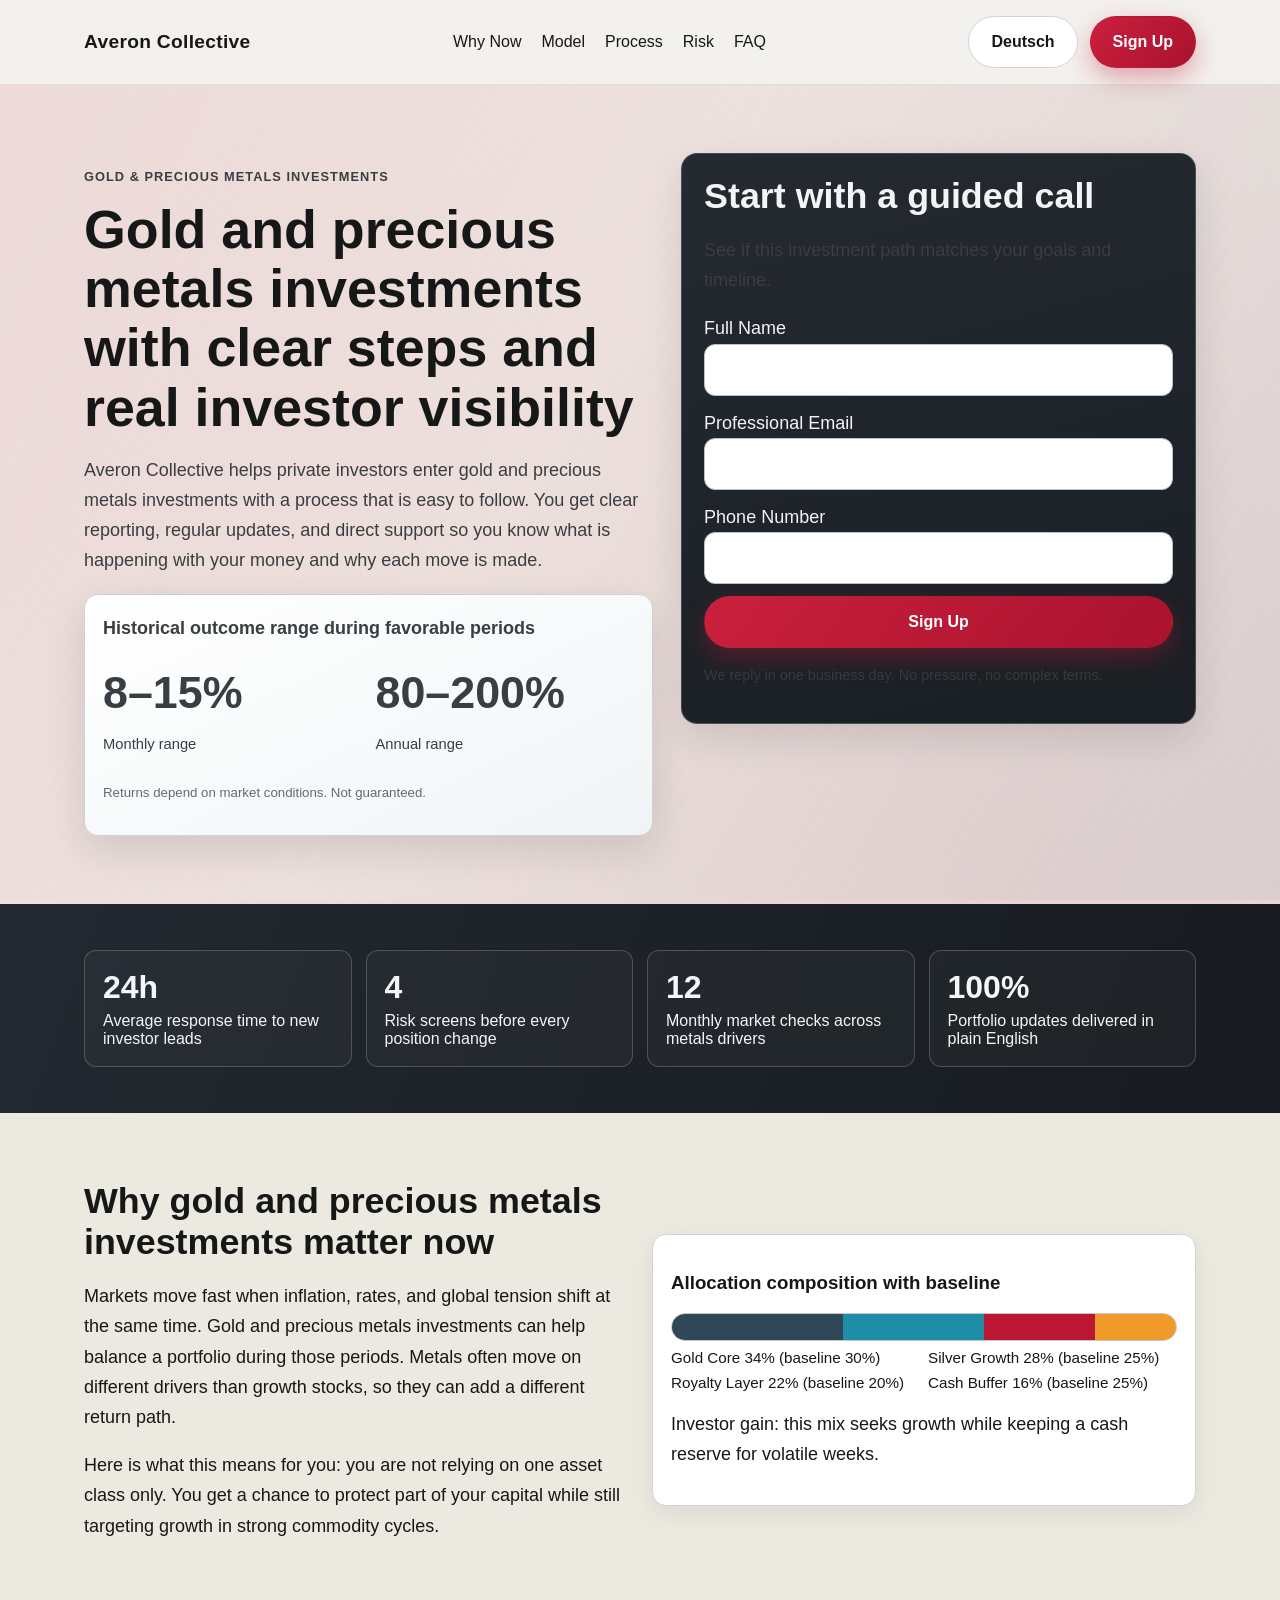
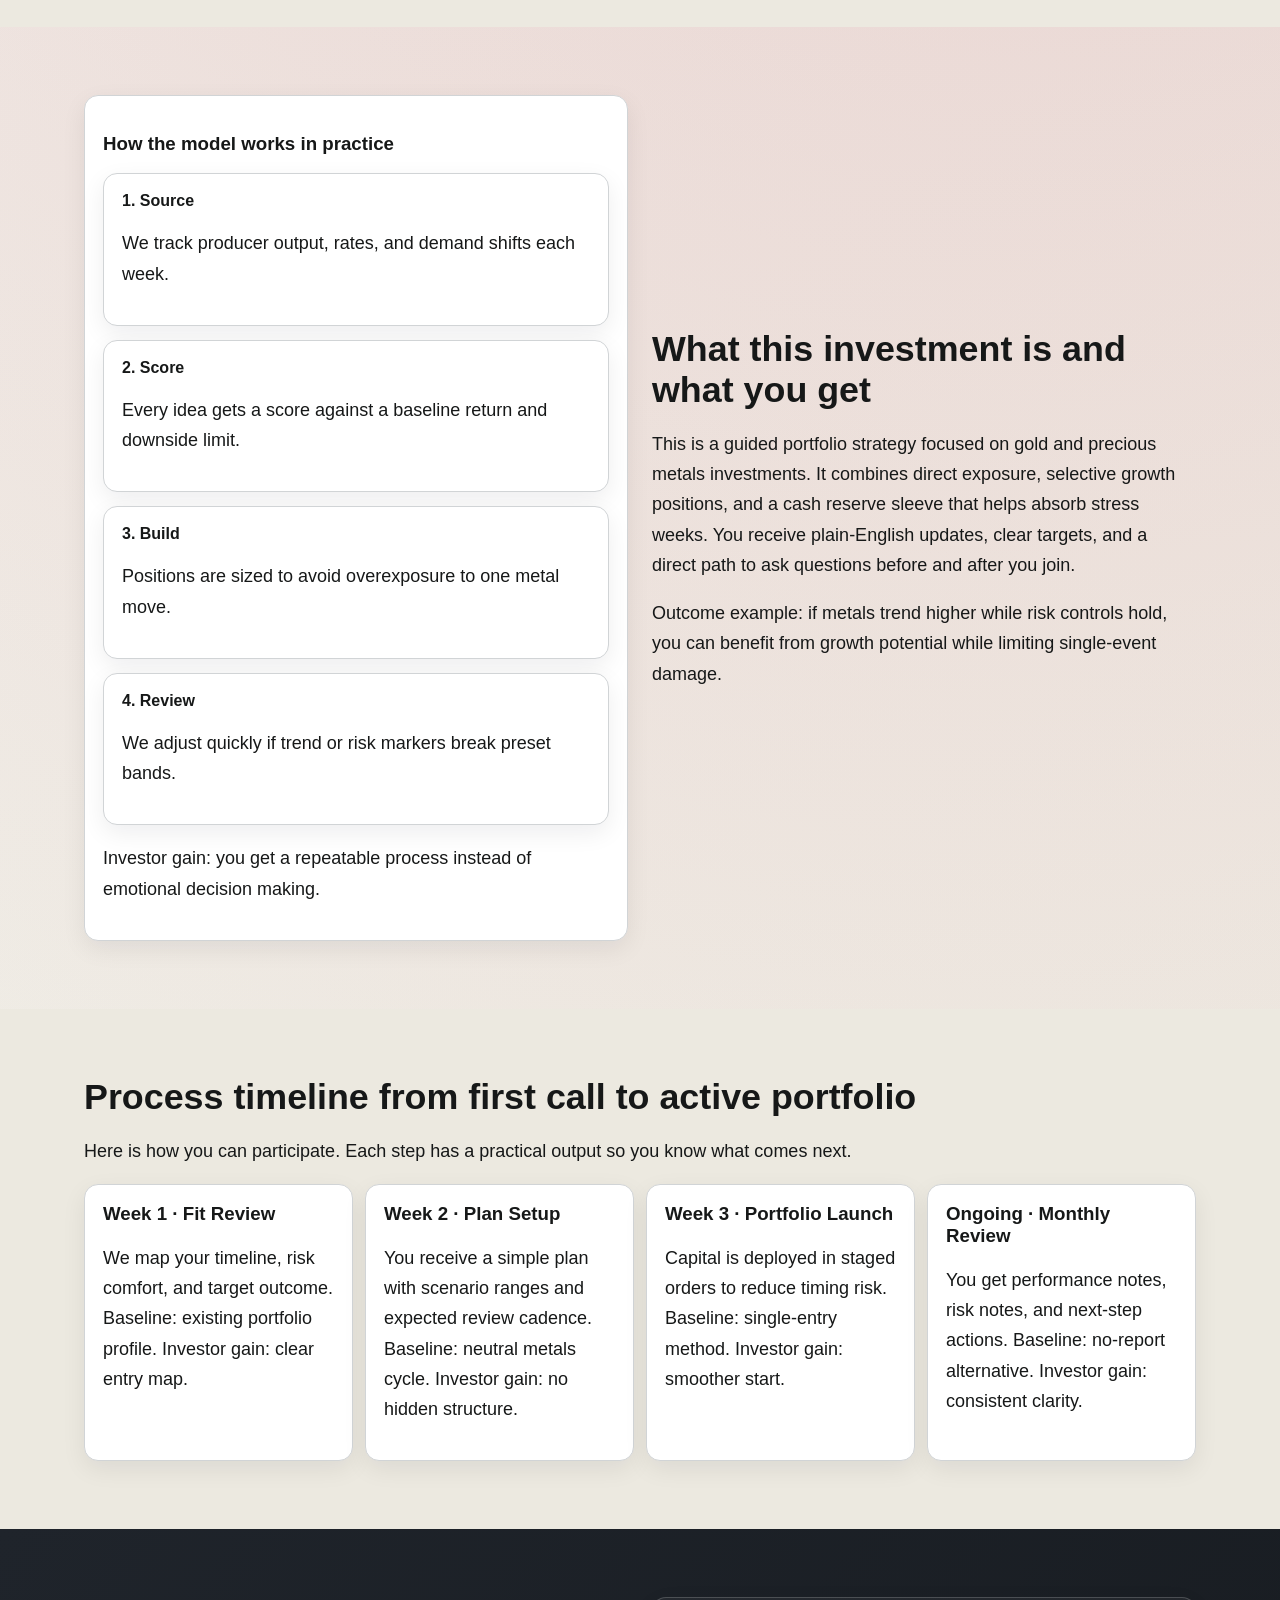
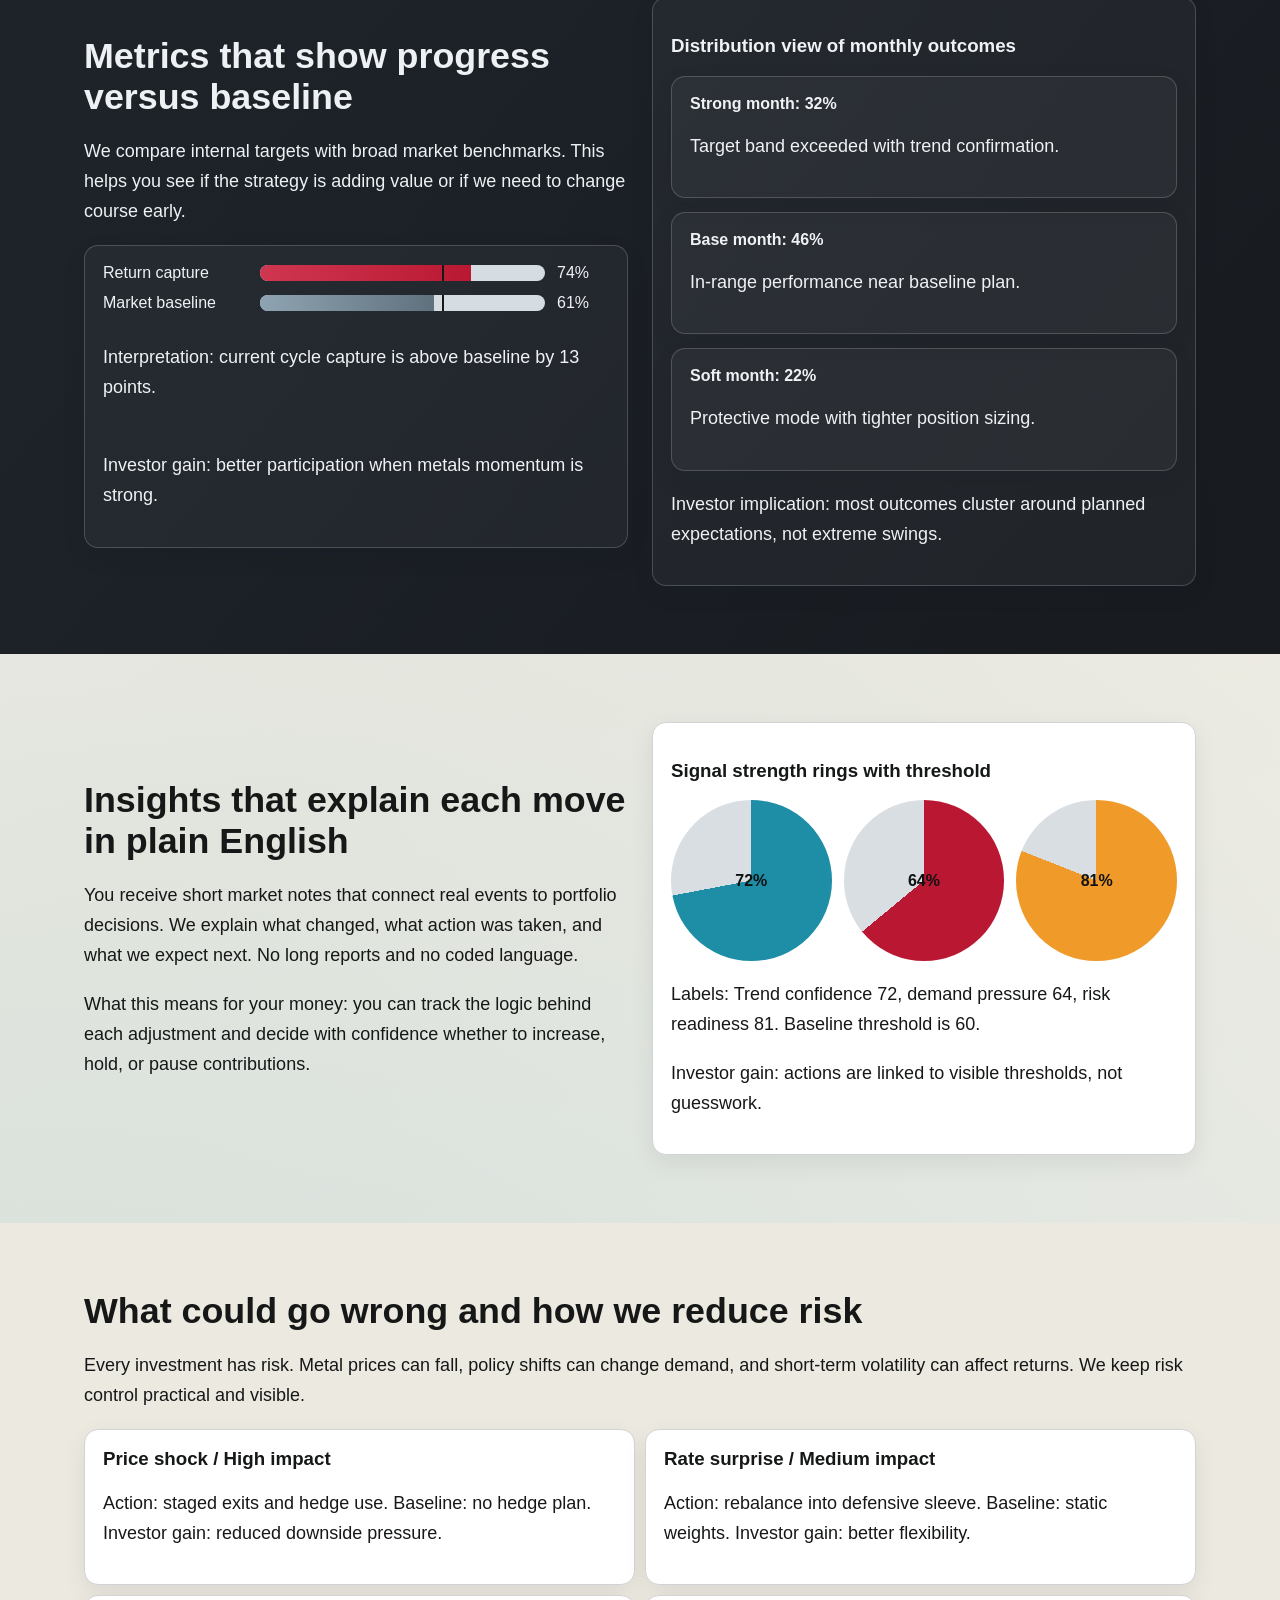
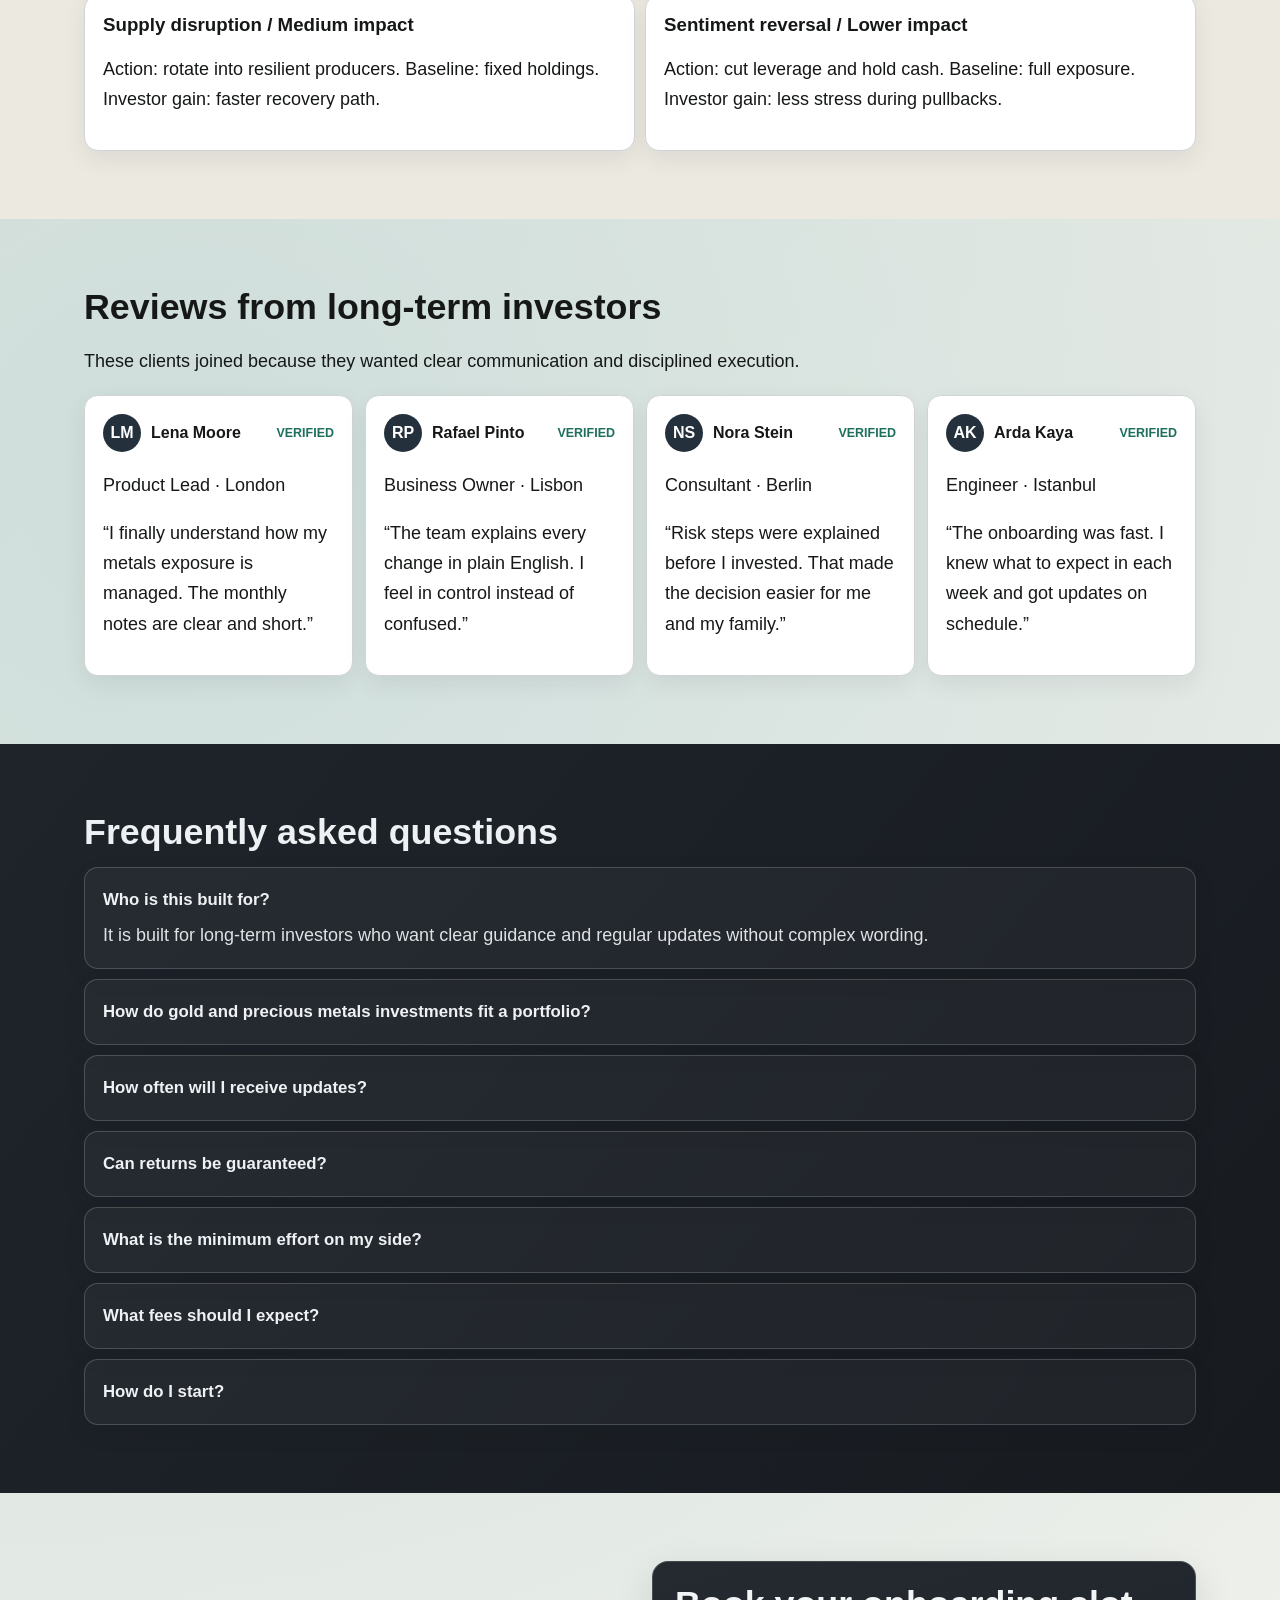
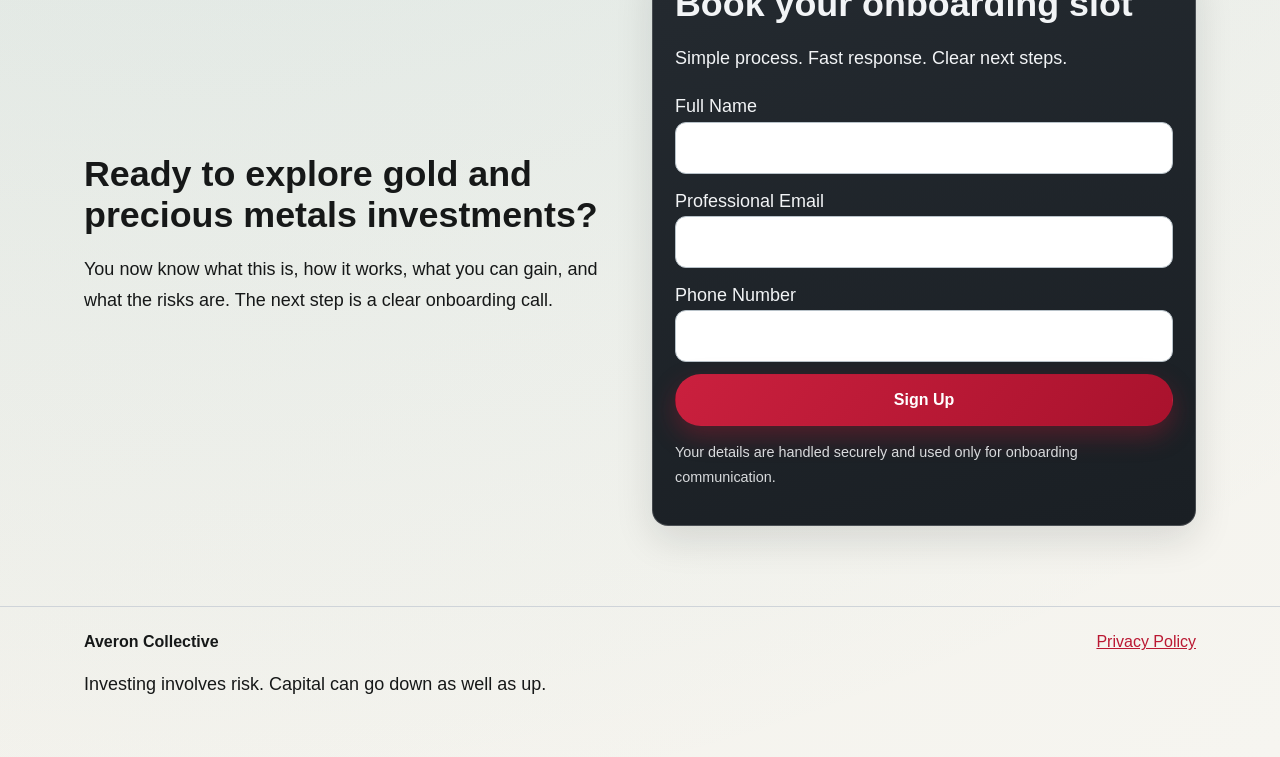
<file: de/index.html>
<!doctype html>
<html lang="en">
<head>
  <meta charset="utf-8" />
  <meta name="viewport" content="width=device-width, initial-scale=1" />
  <title>Averon Collective DE | Gold & Precious Metals Investment Insights</title>
  <meta name="description" content="A premium English landing page in the Deutsch route for gold and precious metals investing with simple steps and practical investor guidance." />
  <link rel="canonical" href="https://averoncollective.com/de/index.html" />
  <link rel="alternate" hreflang="en" href="https://averoncollective.com/index.html" />
  <link rel="alternate" hreflang="de" href="https://averoncollective.com/de/index.html" />
  <link rel="alternate" hreflang="fr" href="https://averoncollective.com/fr/index.html" />
  <link rel="alternate" hreflang="es" href="https://averoncollective.com/es/index.html" />
  <link rel="alternate" hreflang="it" href="https://averoncollective.com/it/index.html" />
  <link rel="alternate" hreflang="tr" href="https://averoncollective.com/tr/index.html" />
  <link rel="alternate" hreflang="pt" href="https://averoncollective.com/pt/index.html" />
  <link rel="alternate" hreflang="ja" href="https://averoncollective.com/jp/index.html" />
  <link rel="alternate" hreflang="sk" href="https://averoncollective.com/sk/index.html" />
  <link rel="alternate" hreflang="nl-BE" href="https://averoncollective.com/be/index.html" />
  <meta property="og:title" content="Averon Collective DE | Gold & Precious Metals Investment Insights" />
  <meta property="og:description" content="A premium English landing page in the Deutsch route for gold and precious metals investing with simple steps and practical investor guidance." />
  <meta property="og:type" content="website" />
  <meta property="og:url" content="https://averoncollective.com/de/index.html" />
  <meta name="twitter:card" content="summary_large_image" />
  <meta name="twitter:title" content="Averon Collective DE | Gold & Precious Metals Investment Insights" />
  <meta name="twitter:description" content="A premium English landing page in the Deutsch route for gold and precious metals investing with simple steps and practical investor guidance." />
  <link rel="stylesheet" href="../assets/style.css" />
  <script defer src="../assets/app.js"></script>
</head>
<body>
<div class="mesh" aria-hidden="true"></div>
<header class="site-header">
  <div class="container header-row">
    <div class="brand">Averon Collective</div>
    <nav class="main-nav" aria-label="Primary">
      <a href="#market">Why Now</a><a href="#model">Model</a><a href="#process">Process</a><a href="#risk">Risk</a><a href="#faq">FAQ</a>
    </nav>
    <div class="header-right">
      <div class="lang" data-lang>
        <button class="lang-trigger" aria-expanded="false">Deutsch</button>
        <div class="lang-menu" role="menu">
<a href="../index.html"><svg class="flag" viewBox="0 0 18 12"><rect width="18" height="12" fill="#012169"/><path d="M0,0 18,12 M18,0 0,12" stroke="#fff" stroke-width="2"/><path d="M0,0 18,12 M18,0 0,12" stroke="#C8102E" stroke-width="1"/><rect x="7" width="4" height="12" fill="#fff"/><rect y="4" width="18" height="4" fill="#fff"/><rect x="8" width="2" height="12" fill="#C8102E"/><rect y="5" width="18" height="2" fill="#C8102E"/></svg>English</a>
<a href="../de/index.html"><svg class="flag" viewBox="0 0 18 12"><rect width="18" height="4" y="0" fill="#000"/><rect width="18" height="4" y="4" fill="#DD0000"/><rect width="18" height="4" y="8" fill="#FFCE00"/></svg>Deutsch</a>
<a href="../fr/index.html"><svg class="flag" viewBox="0 0 18 12"><rect width="6" height="12" fill="#0055A4"/><rect x="6" width="6" height="12" fill="#fff"/><rect x="12" width="6" height="12" fill="#EF4135"/></svg>Français</a>
<a href="../es/index.html"><svg class="flag" viewBox="0 0 18 12"><rect width="18" height="12" fill="#AA151B"/><rect y="3" width="18" height="6" fill="#F1BF00"/></svg>Español</a>
<a href="../it/index.html"><svg class="flag" viewBox="0 0 18 12"><rect width="6" height="12" fill="#009246"/><rect x="6" width="6" height="12" fill="#fff"/><rect x="12" width="6" height="12" fill="#CE2B37"/></svg>Italiano</a>
<a href="../tr/index.html"><svg class="flag" viewBox="0 0 18 12"><rect width="18" height="12" fill="#E30A17"/><circle cx="7" cy="6" r="3.2" fill="#fff"/><circle cx="7.8" cy="6" r="2.6" fill="#E30A17"/><polygon points="10.8,6 12.7,5.3 12.1,7.1 13.4,8.3 11.5,8.3 10.8,10 10.2,8.3 8.3,8.3 9.6,7.1 9,5.3" fill="#fff"/></svg>Türkçe</a>
<a href="../pt/index.html"><svg class="flag" viewBox="0 0 18 12"><rect width="7" height="12" fill="#006600"/><rect x="7" width="11" height="12" fill="#FF0000"/></svg>Português</a>
<a href="../jp/index.html"><svg class="flag" viewBox="0 0 18 12"><rect width="18" height="12" fill="#fff"/><circle cx="9" cy="6" r="3" fill="#BC002D"/></svg>日本語</a>
<a href="../sk/index.html"><svg class="flag" viewBox="0 0 18 12"><rect width="18" height="4" fill="#fff"/><rect y="4" width="18" height="4" fill="#0B4EA2"/><rect y="8" width="18" height="4" fill="#EE1C25"/></svg>Slovenčina</a>
<a href="../be/index.html"><svg class="flag" viewBox="0 0 18 12"><rect width="6" height="12" fill="#000"/><rect x="6" width="6" height="12" fill="#FDDA24"/><rect x="12" width="6" height="12" fill="#EF3340"/></svg>Belgium</a>
        </div>
      </div>
      <a class="btn" href="#lead">Sign Up</a>
      <button class="burger" aria-label="Open menu">☰</button>
    </div>
  </div>
</header>

<div class="drawer-backdrop"></div>
<aside class="drawer" aria-label="Mobile menu">
  <button class="drawer-close btn" style="max-width:120px;">Close</button>
  <nav style="display:grid;gap:12px;align-content:start;">
    <a href="#market">Why Now</a><a href="#model">Model</a><a href="#process">Process</a><a href="#risk">Risk</a><a href="#faq">FAQ</a>
    <div class="lang" data-lang>
      <button class="lang-trigger">Deutsch</button>
      <div class="lang-menu">
<a href="../index.html"><svg class="flag" viewBox="0 0 18 12"><rect width="18" height="12" fill="#012169"/><path d="M0,0 18,12 M18,0 0,12" stroke="#fff" stroke-width="2"/><path d="M0,0 18,12 M18,0 0,12" stroke="#C8102E" stroke-width="1"/><rect x="7" width="4" height="12" fill="#fff"/><rect y="4" width="18" height="4" fill="#fff"/><rect x="8" width="2" height="12" fill="#C8102E"/><rect y="5" width="18" height="2" fill="#C8102E"/></svg>English</a>
<a href="../de/index.html"><svg class="flag" viewBox="0 0 18 12"><rect width="18" height="4" y="0" fill="#000"/><rect width="18" height="4" y="4" fill="#DD0000"/><rect width="18" height="4" y="8" fill="#FFCE00"/></svg>Deutsch</a>
<a href="../fr/index.html"><svg class="flag" viewBox="0 0 18 12"><rect width="6" height="12" fill="#0055A4"/><rect x="6" width="6" height="12" fill="#fff"/><rect x="12" width="6" height="12" fill="#EF4135"/></svg>Français</a>
<a href="../es/index.html"><svg class="flag" viewBox="0 0 18 12"><rect width="18" height="12" fill="#AA151B"/><rect y="3" width="18" height="6" fill="#F1BF00"/></svg>Español</a>
<a href="../it/index.html"><svg class="flag" viewBox="0 0 18 12"><rect width="6" height="12" fill="#009246"/><rect x="6" width="6" height="12" fill="#fff"/><rect x="12" width="6" height="12" fill="#CE2B37"/></svg>Italiano</a>
<a href="../tr/index.html"><svg class="flag" viewBox="0 0 18 12"><rect width="18" height="12" fill="#E30A17"/><circle cx="7" cy="6" r="3.2" fill="#fff"/><circle cx="7.8" cy="6" r="2.6" fill="#E30A17"/><polygon points="10.8,6 12.7,5.3 12.1,7.1 13.4,8.3 11.5,8.3 10.8,10 10.2,8.3 8.3,8.3 9.6,7.1 9,5.3" fill="#fff"/></svg>Türkçe</a>
<a href="../pt/index.html"><svg class="flag" viewBox="0 0 18 12"><rect width="7" height="12" fill="#006600"/><rect x="7" width="11" height="12" fill="#FF0000"/></svg>Português</a>
<a href="../jp/index.html"><svg class="flag" viewBox="0 0 18 12"><rect width="18" height="12" fill="#fff"/><circle cx="9" cy="6" r="3" fill="#BC002D"/></svg>日本語</a>
<a href="../sk/index.html"><svg class="flag" viewBox="0 0 18 12"><rect width="18" height="4" fill="#fff"/><rect y="4" width="18" height="4" fill="#0B4EA2"/><rect y="8" width="18" height="4" fill="#EE1C25"/></svg>Slovenčina</a>
<a href="../be/index.html"><svg class="flag" viewBox="0 0 18 12"><rect width="6" height="12" fill="#000"/><rect x="6" width="6" height="12" fill="#FDDA24"/><rect x="12" width="6" height="12" fill="#EF3340"/></svg>Belgium</a></div>
    </div>
  </nav>
  <a class="btn" href="#lead">Sign Up</a>
</aside>

<main>
  <section class="hero section">
    <div class="container hero-grid">
      <div class="hero-copy" data-animate>
        <p class="eyebrow">Gold & Precious Metals Investments</p>
        <h1>Gold and precious metals investments with clear steps and real investor visibility</h1>
        <p>Averon Collective helps private investors enter gold and precious metals investments with a process that is easy to follow. You get clear reporting, regular updates, and direct support so you know what is happening with your money and why each move is made.</p>
        <div class="perf-panel">
          <p class="perf-head">Historical outcome range during favorable periods</p>
          <div class="perf-grid">
            <div><p class="big-num">8–15%</p><p class="muted">Monthly range</p></div>
            <div><p class="big-num">80–200%</p><p class="muted">Annual range</p></div>
          </div>
          <p class="micro">Returns depend on market conditions. Not guaranteed.</p>
        </div>
      </div>
      <div class="hero-form-wrap" id="lead" data-animate>
        <h2>Start with a guided call</h2>
        <p>See if this investment path matches your goals and timeline.</p>
        <form>
          <label>Full Name<input aria-label="Full Name" type="text" required></label>
          <label>Professional Email<input aria-label="Professional Email" type="email" required></label>
          <label>Phone Number<input aria-label="Phone Number" type="tel" required></label>
          <button class="btn" type="submit">Sign Up</button>
        </form>
        <p class="small-note">We reply in one business day. No pressure, no complex terms.</p>
      </div>
    </div>
  </section>

  <section class="strip-dark">
    <div class="container kpi-grid" data-animate>
      <article class="kpi"><strong>24h</strong><span>Average response time to new investor leads</span></article>
      <article class="kpi"><strong>4</strong><span>Risk screens before every position change</span></article>
      <article class="kpi"><strong>12</strong><span>Monthly market checks across metals drivers</span></article>
      <article class="kpi"><strong>100%</strong><span>Portfolio updates delivered in plain English</span></article>
    </div>
  </section>

  <section class="section alt" id="market">
    <div class="container two-col" data-animate>
      <div>
        <h2>Why gold and precious metals investments matter now</h2>
        <p>Markets move fast when inflation, rates, and global tension shift at the same time. Gold and precious metals investments can help balance a portfolio during those periods. Metals often move on different drivers than growth stocks, so they can add a different return path.</p>
        <p>Here is what this means for you: you are not relying on one asset class only. You get a chance to protect part of your capital while still targeting growth in strong commodity cycles.</p>
      </div>
      <div class="visual">
        <h3>Allocation composition with baseline</h3>
        <div class="stack-bar"><div class="seg1"></div><div class="seg2"></div><div class="seg3"></div><div class="seg4"></div></div>
        <div class="legend"><span>Gold Core 34% (baseline 30%)</span><span>Silver Growth 28% (baseline 25%)</span><span>Royalty Layer 22% (baseline 20%)</span><span>Cash Buffer 16% (baseline 25%)</span></div>
        <p>Investor gain: this mix seeks growth while keeping a cash reserve for volatile weeks.</p>
      </div>
    </div>
  </section>

  <section class="section" id="model">
    <div class="container two-col" data-animate>
      <div class="visual">
        <h3>How the model works in practice</h3>
        <div class="cards">
          <article class="card"><strong>1. Source</strong><p>We track producer output, rates, and demand shifts each week.</p></article>
          <article class="card"><strong>2. Score</strong><p>Every idea gets a score against a baseline return and downside limit.</p></article>
          <article class="card"><strong>3. Build</strong><p>Positions are sized to avoid overexposure to one metal move.</p></article>
          <article class="card"><strong>4. Review</strong><p>We adjust quickly if trend or risk markers break preset bands.</p></article>
        </div>
        <p>Investor gain: you get a repeatable process instead of emotional decision making.</p>
      </div>
      <div>
        <h2>What this investment is and what you get</h2>
        <p>This is a guided portfolio strategy focused on gold and precious metals investments. It combines direct exposure, selective growth positions, and a cash reserve sleeve that helps absorb stress weeks. You receive plain-English updates, clear targets, and a direct path to ask questions before and after you join.</p>
        <p>Outcome example: if metals trend higher while risk controls hold, you can benefit from growth potential while limiting single-event damage.</p>
      </div>
    </div>
  </section>

  <section class="section alt" id="process">
    <div class="container" data-animate>
      <h2>Process timeline from first call to active portfolio</h2>
      <p>Here is how you can participate. Each step has a practical output so you know what comes next.</p>
      <div class="timeline cards">
        <article class="timeline-item"><h3>Week 1 · Fit Review</h3><p>We map your timeline, risk comfort, and target outcome. Baseline: existing portfolio profile. Investor gain: clear entry map.</p></article>
        <article class="timeline-item"><h3>Week 2 · Plan Setup</h3><p>You receive a simple plan with scenario ranges and expected review cadence. Baseline: neutral metals cycle. Investor gain: no hidden structure.</p></article>
        <article class="timeline-item"><h3>Week 3 · Portfolio Launch</h3><p>Capital is deployed in staged orders to reduce timing risk. Baseline: single-entry method. Investor gain: smoother start.</p></article>
        <article class="timeline-item"><h3>Ongoing · Monthly Review</h3><p>You get performance notes, risk notes, and next-step actions. Baseline: no-report alternative. Investor gain: consistent clarity.</p></article>
      </div>
    </div>
  </section>

  <section class="section dark-sec" id="metrics">
    <div class="container two-col" data-animate>
      <div>
        <h2>Metrics that show progress versus baseline</h2>
        <p>We compare internal targets with broad market benchmarks. This helps you see if the strategy is adding value or if we need to change course early.</p>
        <div class="comp-chart visual">
          <div class="row"><span>Return capture</span><div class="bar"><div class="fill-a" style="width:74%"></div><div class="marker"></div></div><span>74%</span></div>
          <div class="row"><span>Market baseline</span><div class="bar"><div class="fill-b" style="width:61%"></div><div class="marker"></div></div><span>61%</span></div>
          <p>Interpretation: current cycle capture is above baseline by 13 points.</p>
          <p>Investor gain: better participation when metals momentum is strong.</p>
        </div>
      </div>
      <div class="visual">
        <h3>Distribution view of monthly outcomes</h3>
        <div class="cards">
          <article class="card"><strong>Strong month: 32%</strong><p>Target band exceeded with trend confirmation.</p></article>
          <article class="card"><strong>Base month: 46%</strong><p>In-range performance near baseline plan.</p></article>
          <article class="card"><strong>Soft month: 22%</strong><p>Protective mode with tighter position sizing.</p></article>
        </div>
        <p>Investor implication: most outcomes cluster around planned expectations, not extreme swings.</p>
      </div>
    </div>
  </section>

  <section class="section" id="insights">
    <div class="container two-col" data-animate>
      <div>
        <h2>Insights that explain each move in plain English</h2>
        <p>You receive short market notes that connect real events to portfolio decisions. We explain what changed, what action was taken, and what we expect next. No long reports and no coded language.</p>
        <p>What this means for your money: you can track the logic behind each adjustment and decide with confidence whether to increase, hold, or pause contributions.</p>
      </div>
      <div class="visual">
        <h3>Signal strength rings with threshold</h3>
        <div class="ring-wrap">
          <div class="ring">72%</div>
          <div class="ring">64%</div>
          <div class="ring">81%</div>
        </div>
        <p>Labels: Trend confidence 72, demand pressure 64, risk readiness 81. Baseline threshold is 60.</p>
        <p>Investor gain: actions are linked to visible thresholds, not guesswork.</p>
      </div>
    </div>
  </section>

  <section class="section alt" id="risk">
    <div class="container" data-animate>
      <h2>What could go wrong and how we reduce risk</h2>
      <p>Every investment has risk. Metal prices can fall, policy shifts can change demand, and short-term volatility can affect returns. We keep risk control practical and visible.</p>
      <div class="risk-matrix">
        <article class="risk-card"><h3>Price shock / High impact</h3><p>Action: staged exits and hedge use. Baseline: no hedge plan. Investor gain: reduced downside pressure.</p></article>
        <article class="risk-card"><h3>Rate surprise / Medium impact</h3><p>Action: rebalance into defensive sleeve. Baseline: static weights. Investor gain: better flexibility.</p></article>
        <article class="risk-card"><h3>Supply disruption / Medium impact</h3><p>Action: rotate into resilient producers. Baseline: fixed holdings. Investor gain: faster recovery path.</p></article>
        <article class="risk-card"><h3>Sentiment reversal / Lower impact</h3><p>Action: cut leverage and hold cash. Baseline: full exposure. Investor gain: less stress during pullbacks.</p></article>
      </div>
    </div>
  </section>

  <section class="section" id="reviews">
    <div class="container" data-animate>
      <h2>Reviews from long-term investors</h2>
      <p>These clients joined because they wanted clear communication and disciplined execution.</p>
      <div class="reviews">
        <article class="review"><div class="rev-head"><div class="avatar">LM</div><strong>Lena Moore</strong><span class="verified">VERIFIED</span></div><p>Product Lead · London</p><p>“I finally understand how my metals exposure is managed. The monthly notes are clear and short.”</p></article>
        <article class="review"><div class="rev-head"><div class="avatar">RP</div><strong>Rafael Pinto</strong><span class="verified">VERIFIED</span></div><p>Business Owner · Lisbon</p><p>“The team explains every change in plain English. I feel in control instead of confused.”</p></article>
        <article class="review"><div class="rev-head"><div class="avatar">NS</div><strong>Nora Stein</strong><span class="verified">VERIFIED</span></div><p>Consultant · Berlin</p><p>“Risk steps were explained before I invested. That made the decision easier for me and my family.”</p></article>
        <article class="review"><div class="rev-head"><div class="avatar">AK</div><strong>Arda Kaya</strong><span class="verified">VERIFIED</span></div><p>Engineer · Istanbul</p><p>“The onboarding was fast. I knew what to expect in each week and got updates on schedule.”</p></article>
      </div>
    </div>
  </section>

  <section class="section dark-sec" id="faq">
    <div class="container" data-animate>
      <h2>Frequently asked questions</h2>
      <div class="faq-list">
        <article class="faq-item open"><button class="faq-q">Who is this built for?</button><div class="faq-a">It is built for long-term investors who want clear guidance and regular updates without complex wording.</div></article>
        <article class="faq-item"><button class="faq-q">How do gold and precious metals investments fit a portfolio?</button><div class="faq-a">They can add a different return driver, which may help balance periods when growth assets are unstable.</div></article>
        <article class="faq-item"><button class="faq-q">How often will I receive updates?</button><div class="faq-a">You receive monthly reports and event-based updates when market conditions change quickly.</div></article>
        <article class="faq-item"><button class="faq-q">Can returns be guaranteed?</button><div class="faq-a">No. Returns depend on market conditions and can be lower or higher than reference ranges.</div></article>
        <article class="faq-item"><button class="faq-q">What is the minimum effort on my side?</button><div class="faq-a">After onboarding, most investors spend 15 to 20 minutes per monthly update and review call.</div></article>
        <article class="faq-item"><button class="faq-q">What fees should I expect?</button><div class="faq-a">Fees are shared in your onboarding plan with clear numbers before any decision is made.</div></article>
        <article class="faq-item"><button class="faq-q">How do I start?</button><div class="faq-a">Submit the form, take the intro call, review your plan, and decide if you want to proceed.</div></article>
      </div>
    </div>
  </section>

  <section class="section final-cta">
    <div class="container two-col" data-animate>
      <div>
        <h2>Ready to explore gold and precious metals investments?</h2>
        <p>You now know what this is, how it works, what you can gain, and what the risks are. The next step is a clear onboarding call.</p>
      </div>
      <div class="hero-form-wrap">
        <h2>Book your onboarding slot</h2>
        <p>Simple process. Fast response. Clear next steps.</p>
        <form>
          <label>Full Name<input aria-label="Full Name final" type="text" required></label>
          <label>Professional Email<input aria-label="Professional Email final" type="email" required></label>
          <label>Phone Number<input aria-label="Phone Number final" type="tel" required></label>
          <button class="btn" type="submit">Sign Up</button>
        </form>
        <p class="small-note">Your details are handled securely and used only for onboarding communication.</p>
      </div>
    </div>
  </section>
</main>

<footer class="footer">
  <div class="container footer-row">
    <div>
      <strong>Averon Collective</strong>
      <p class="footer-note">Investing involves risk. Capital can go down as well as up.</p>
    </div>
    <a href="#" data-open-privacy>Privacy Policy</a>
  </div>
</footer>

<div class="modal-backdrop" role="dialog" aria-modal="true" aria-label="Privacy Policy">
  <div class="modal">
    <div class="modal-top"><h2>Privacy Policy</h2><button class="modal-x" data-close-privacy aria-label="Close">×</button></div>
    <p><strong>Introduction:</strong> We respect your privacy and explain clearly how we use your data.</p>
    <p><strong>Data collection:</strong> We collect name, email, phone number, and communication history when you sign up.</p>
    <p><strong>Legal basis:</strong> We process data to answer your request, provide onboarding details, and meet legal obligations.</p>
    <p><strong>Cookies:</strong> Basic cookies help site function and measure visits. You can control cookies in your browser.</p>
    <p><strong>Retention:</strong> We keep personal data only as long as needed for service and legal record requirements.</p>
    <p><strong>Third-party sharing:</strong> We share limited data with trusted service providers for hosting, messaging, and analytics.</p>
    <p><strong>Security:</strong> We use encryption, access limits, and regular checks to protect your information.</p>
    <p><strong>User rights:</strong> You can request access, correction, deletion, or export of your personal data at any time.</p>
    <p><strong>International transfers:</strong> Some providers may process data outside your country with contractual safeguards.</p>
    <p><strong>Industry risk disclosure:</strong> Investment communication includes market risk discussion and no guaranteed return promise.</p>
    <p><strong>Contact:</strong> Email privacy@averoncollective.com for any privacy request.</p>
    <div class="modal-foot"><button class="btn" data-close-privacy>Close</button></div>
  </div>
</div>

<script type="application/ld+json">{"@context":"https://schema.org","@graph":[{"@type":"Organization","name":"Averon Collective","url":"https://averoncollective.com","email":"info@averoncollective.com"},{"@type":"WebSite","name":"Averon Collective","url":"https://averoncollective.com"},{"@type":"FAQPage","mainEntity":[{"@type":"Question","name":"Who is this built for?","acceptedAnswer":{"@type":"Answer","text":"Long-term private investors who want clear guidance and regular updates."}},{"@type":"Question","name":"Can returns be guaranteed?","acceptedAnswer":{"@type":"Answer","text":"No. Returns depend on market conditions and are not guaranteed."}}]},{"@type":"Review","author":{"@type":"Person","name":"Lena Moore"},"reviewBody":"I finally understand how my metals exposure is managed.","itemReviewed":{"@type":"Service","name":"Averon Collective Investor Program"}}]}</script>
</body>
</html>
</file>
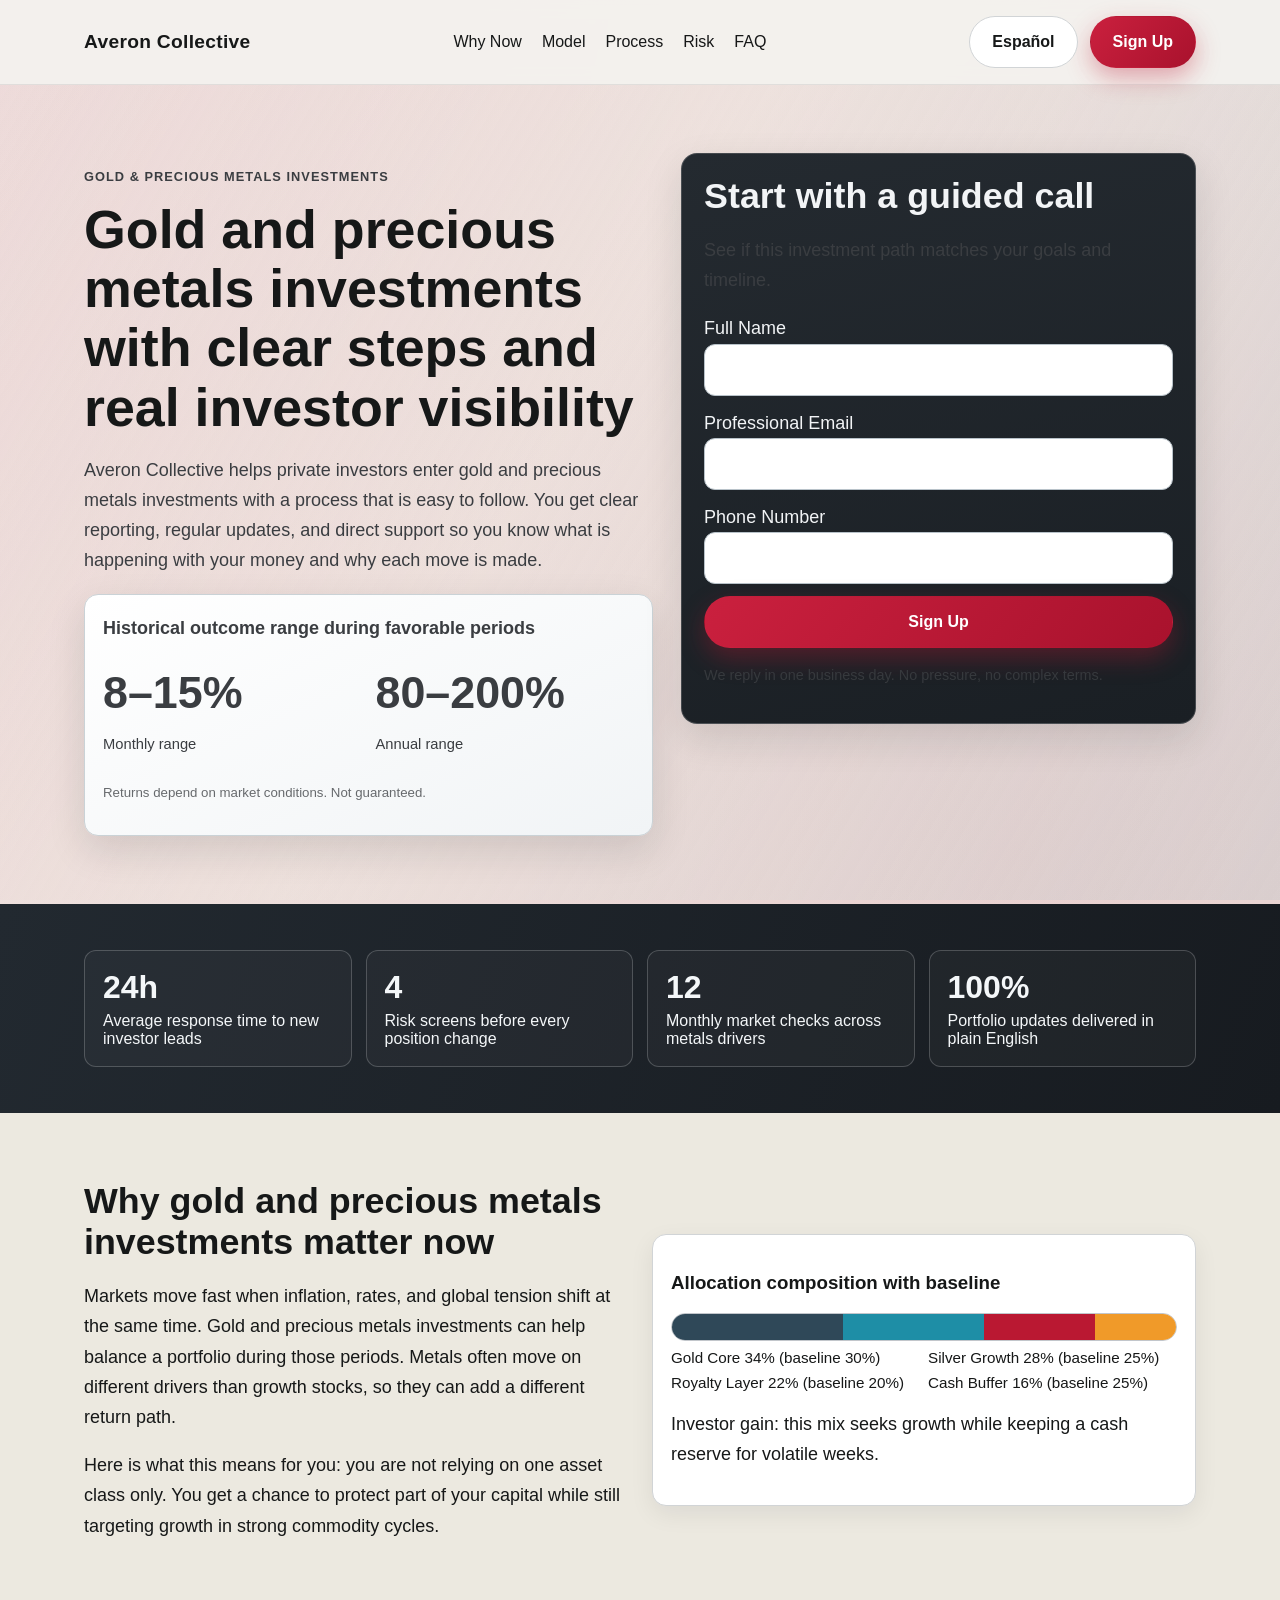
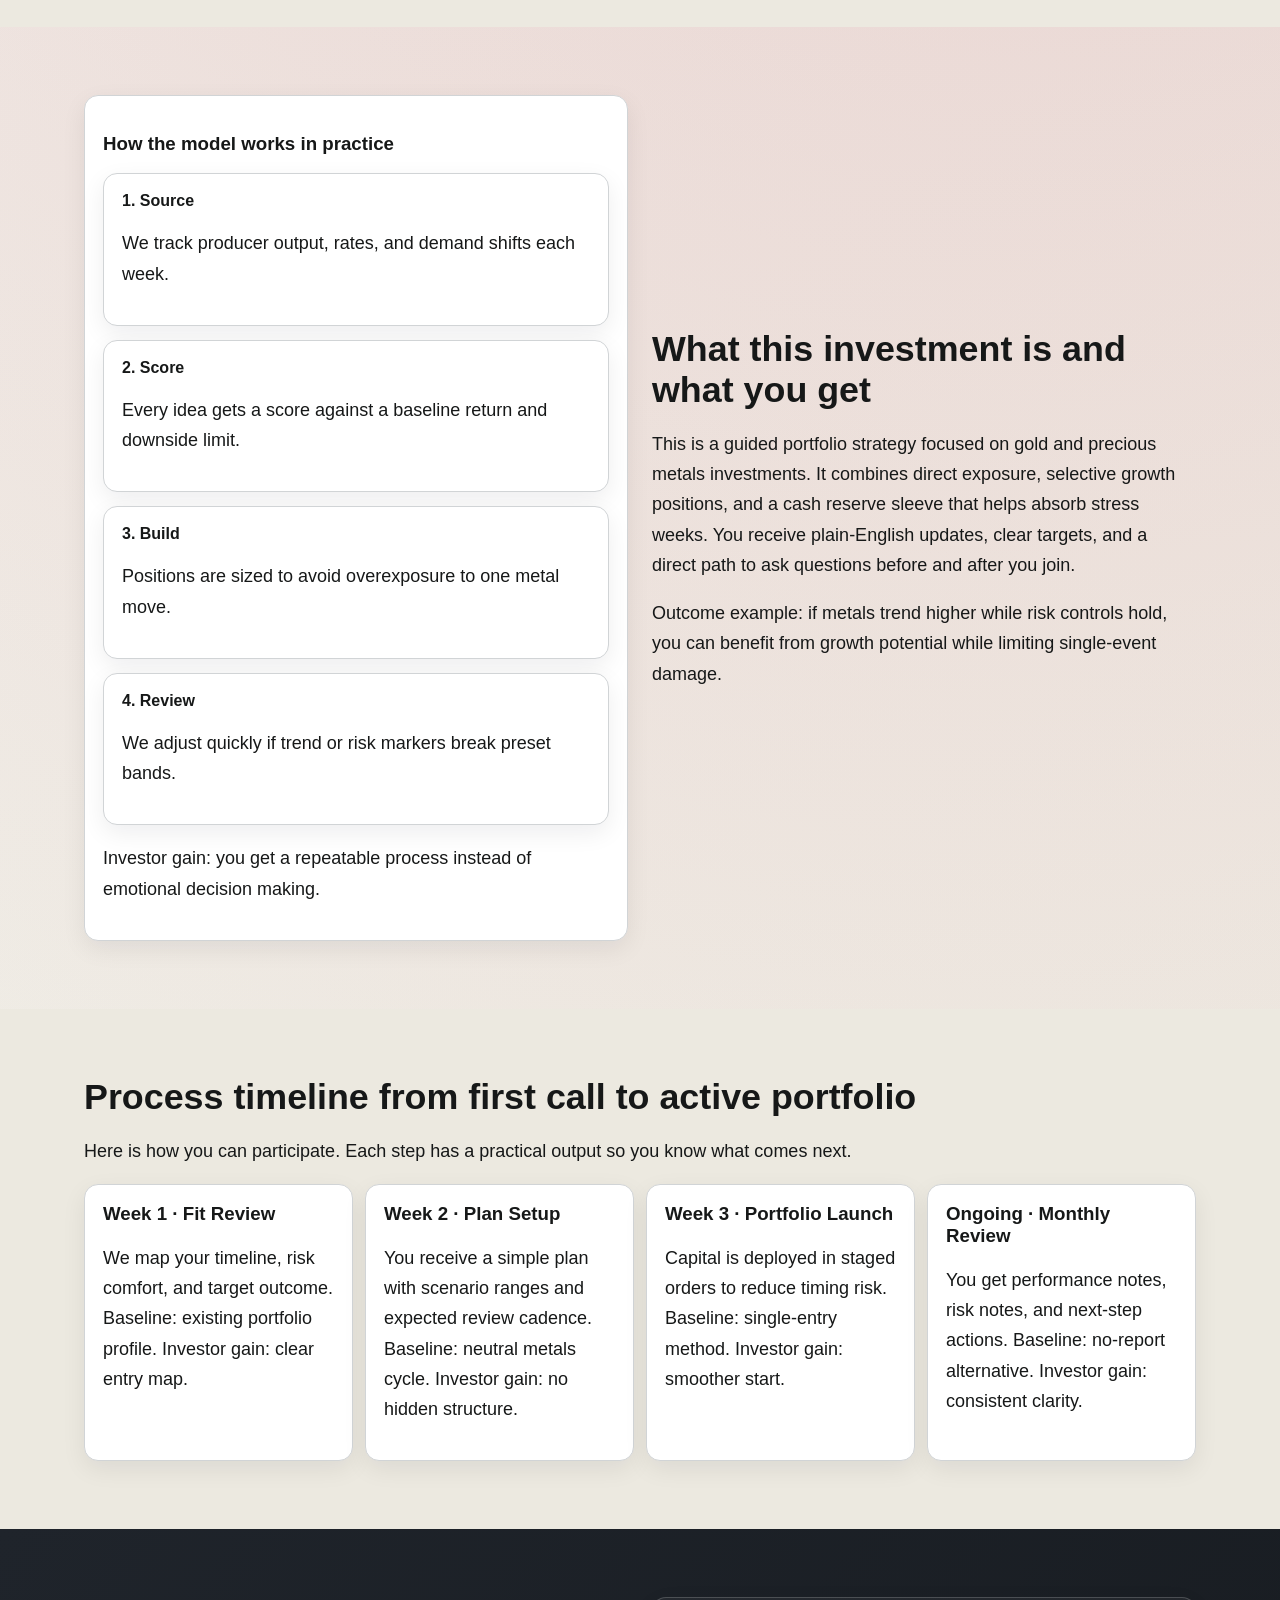
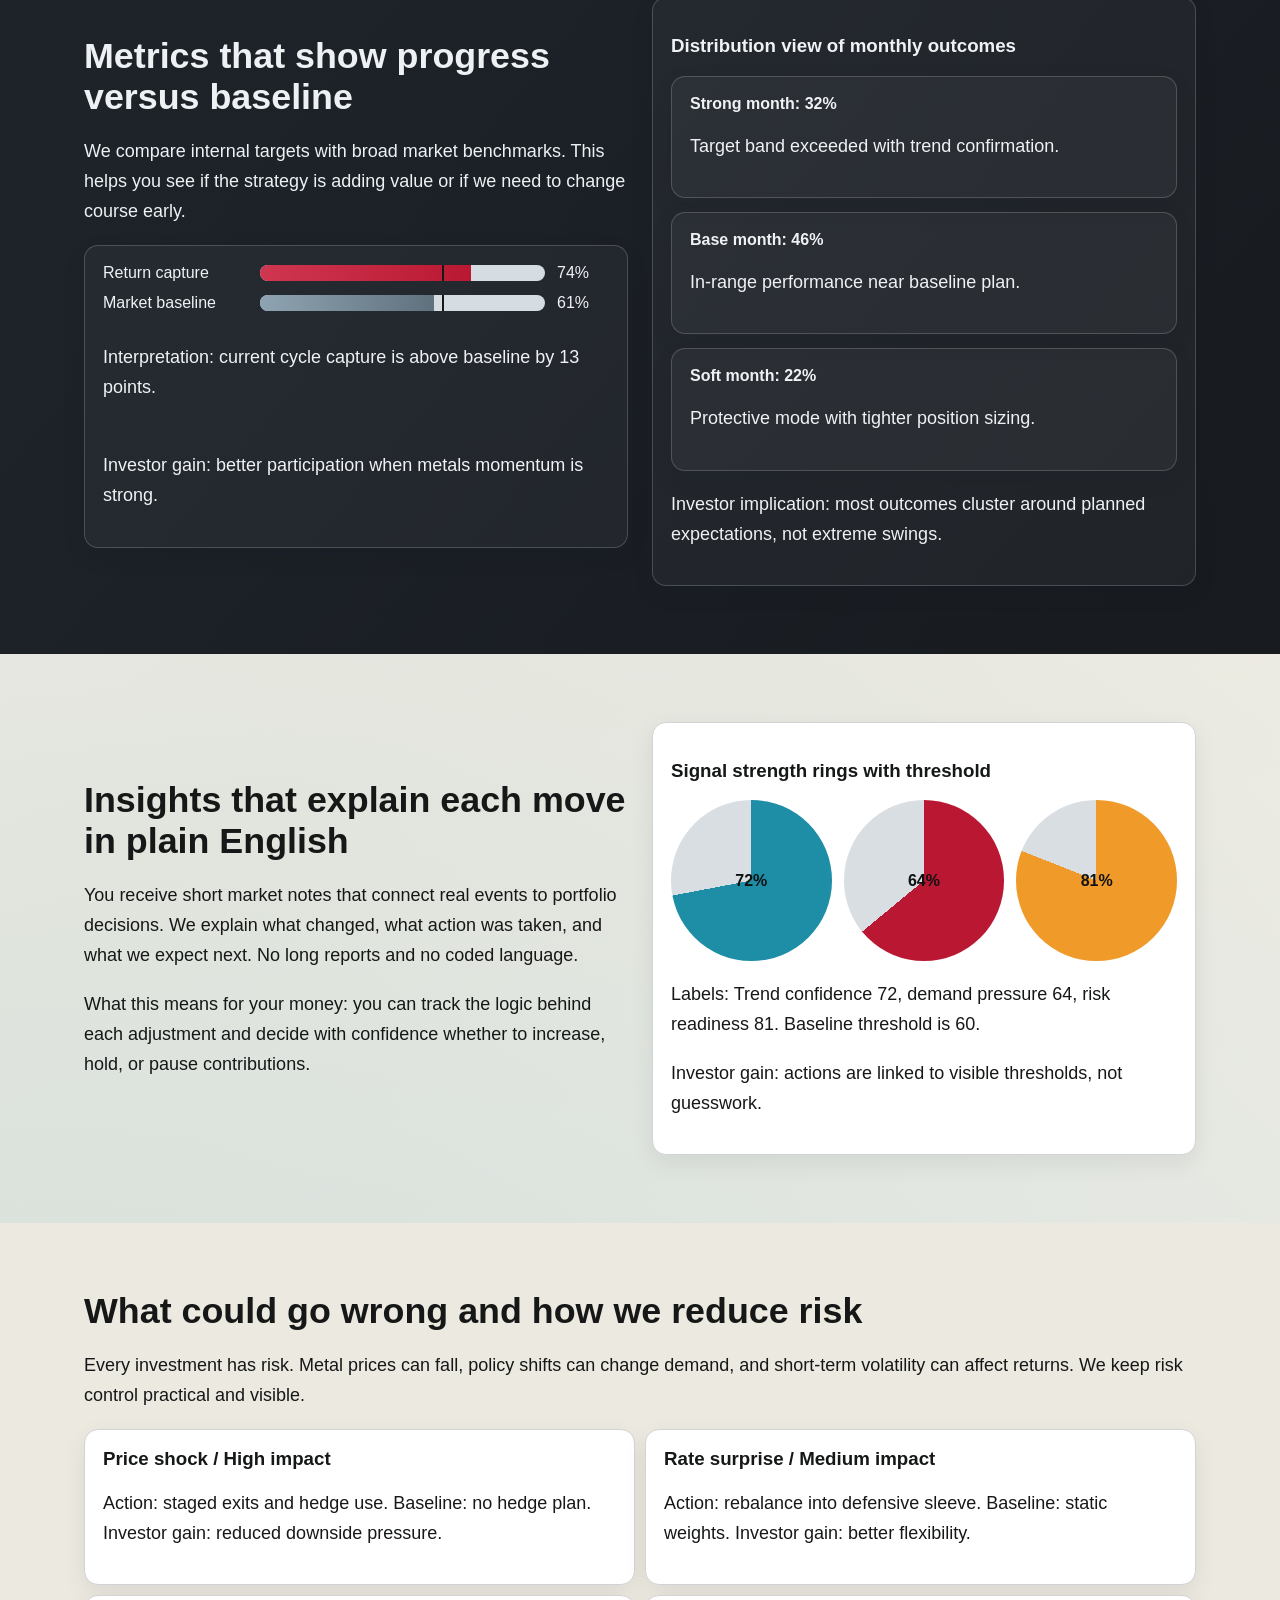
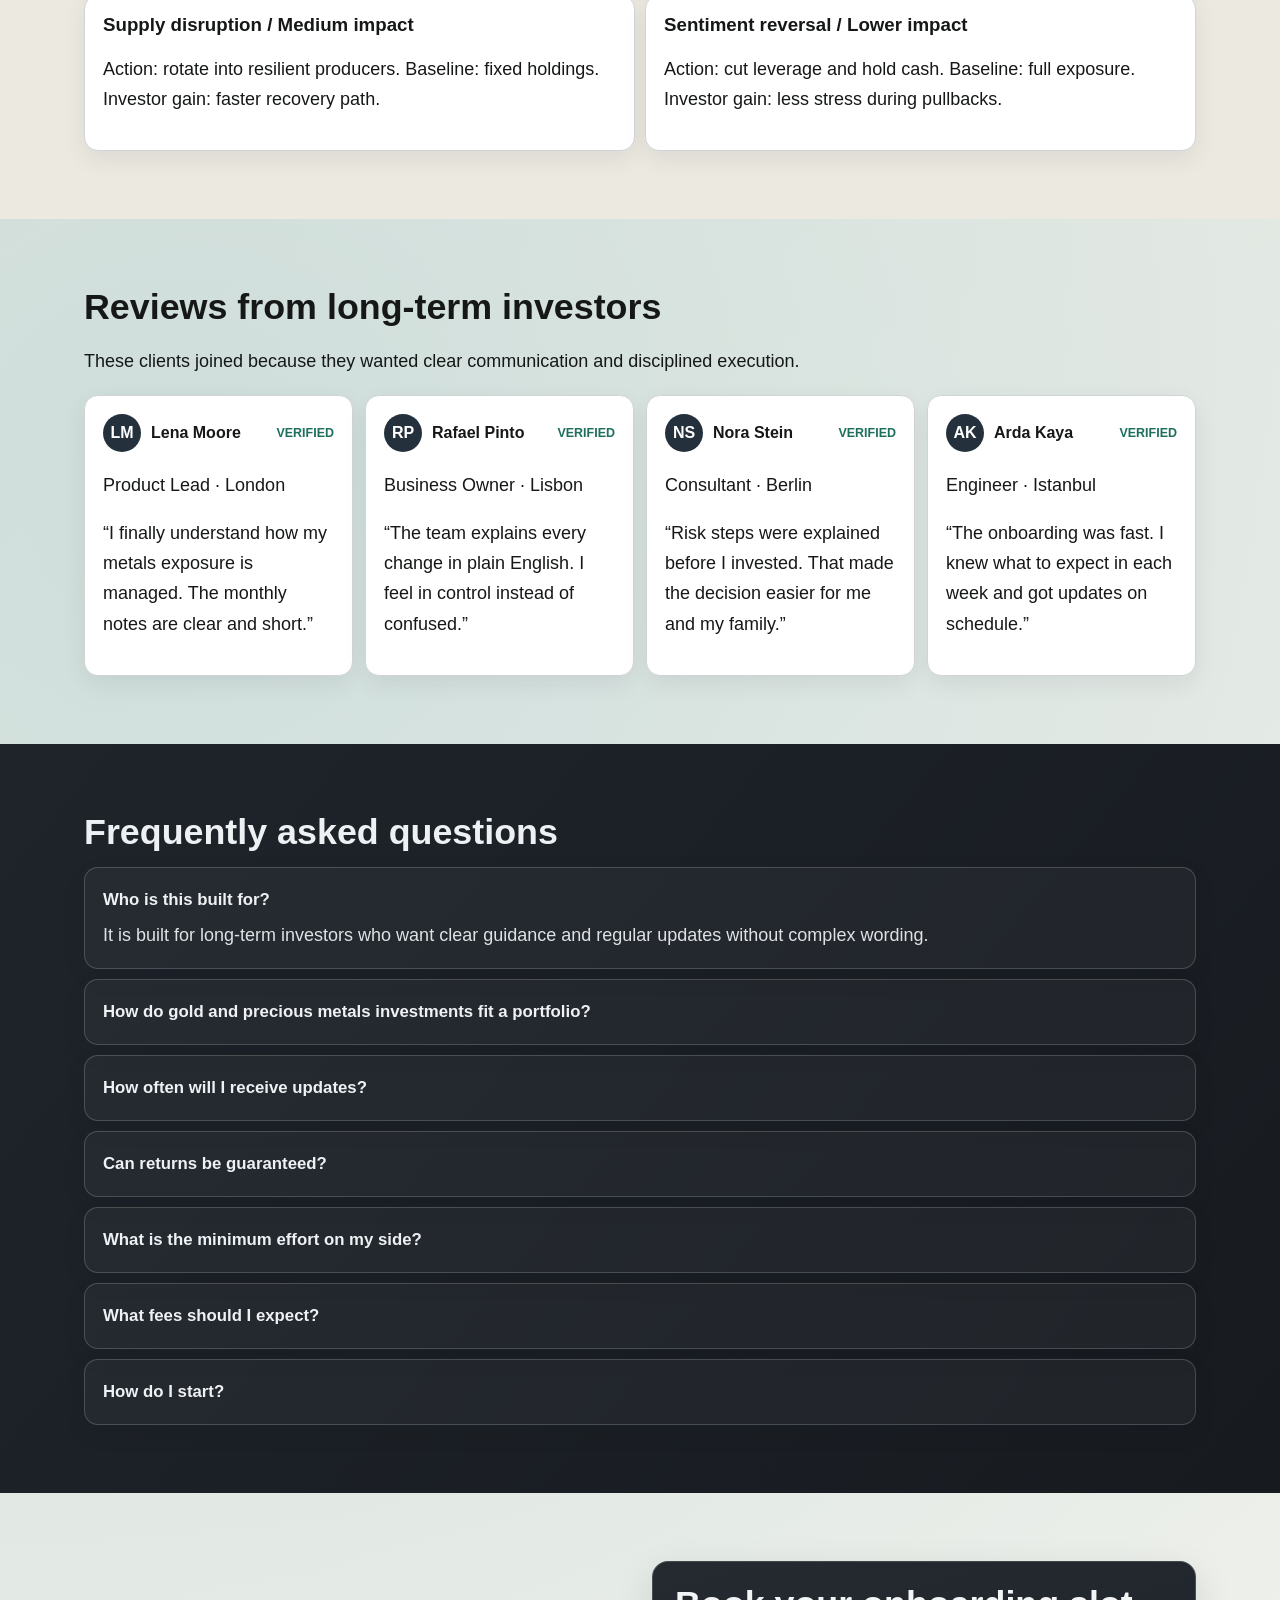
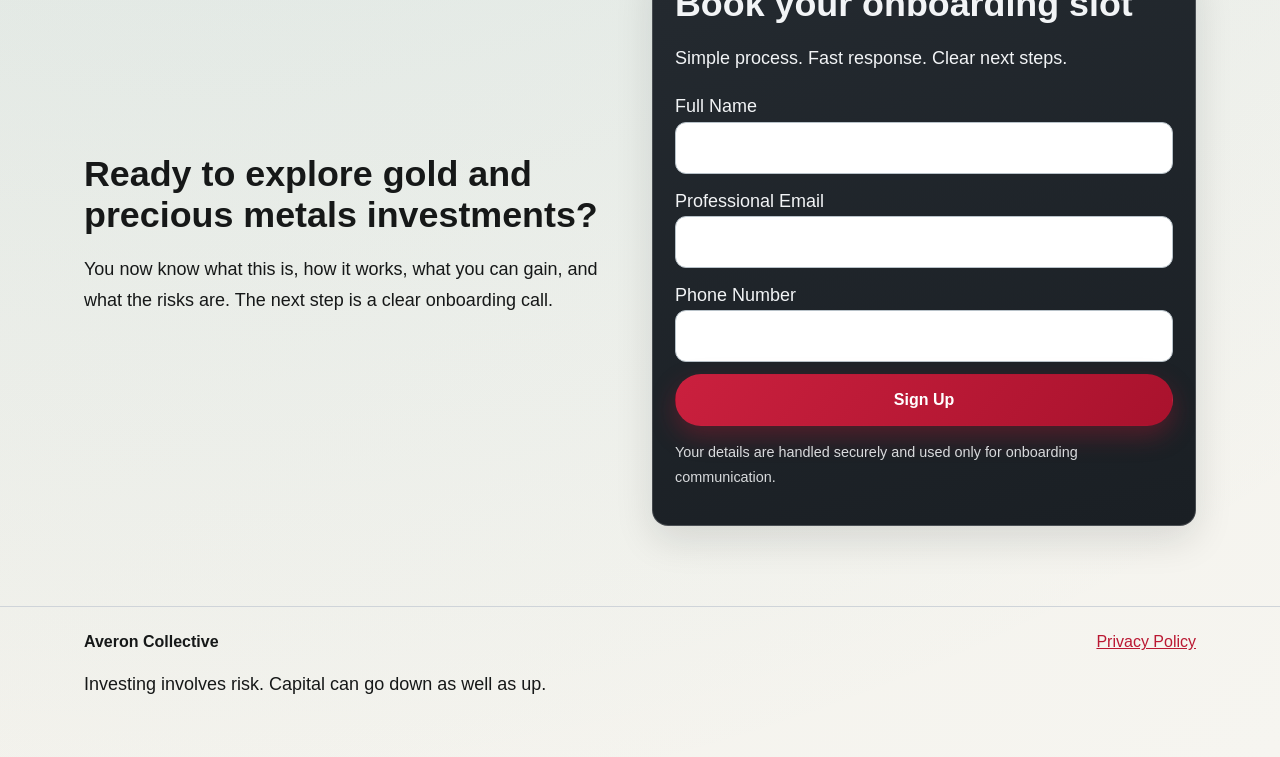
<file: es/index.html>
<!doctype html>
<html lang="en">
<head>
  <meta charset="utf-8" />
  <meta name="viewport" content="width=device-width, initial-scale=1" />
  <title>Averon Collective ES | Gold & Precious Metals Investing Guide</title>
  <meta name="description" content="See Averon Collective in the Español route with premium English copy focused on gold and precious metals investments and lead onboarding." />
  <link rel="canonical" href="https://averoncollective.com/es/index.html" />
  <link rel="alternate" hreflang="en" href="https://averoncollective.com/index.html" />
  <link rel="alternate" hreflang="de" href="https://averoncollective.com/de/index.html" />
  <link rel="alternate" hreflang="fr" href="https://averoncollective.com/fr/index.html" />
  <link rel="alternate" hreflang="es" href="https://averoncollective.com/es/index.html" />
  <link rel="alternate" hreflang="it" href="https://averoncollective.com/it/index.html" />
  <link rel="alternate" hreflang="tr" href="https://averoncollective.com/tr/index.html" />
  <link rel="alternate" hreflang="pt" href="https://averoncollective.com/pt/index.html" />
  <link rel="alternate" hreflang="ja" href="https://averoncollective.com/jp/index.html" />
  <link rel="alternate" hreflang="sk" href="https://averoncollective.com/sk/index.html" />
  <link rel="alternate" hreflang="nl-BE" href="https://averoncollective.com/be/index.html" />
  <meta property="og:title" content="Averon Collective ES | Gold & Precious Metals Investing Guide" />
  <meta property="og:description" content="See Averon Collective in the Español route with premium English copy focused on gold and precious metals investments and lead onboarding." />
  <meta property="og:type" content="website" />
  <meta property="og:url" content="https://averoncollective.com/es/index.html" />
  <meta name="twitter:card" content="summary_large_image" />
  <meta name="twitter:title" content="Averon Collective ES | Gold & Precious Metals Investing Guide" />
  <meta name="twitter:description" content="See Averon Collective in the Español route with premium English copy focused on gold and precious metals investments and lead onboarding." />
  <link rel="stylesheet" href="../assets/style.css" />
  <script defer src="../assets/app.js"></script>
</head>
<body>
<div class="mesh" aria-hidden="true"></div>
<header class="site-header">
  <div class="container header-row">
    <div class="brand">Averon Collective</div>
    <nav class="main-nav" aria-label="Primary">
      <a href="#market">Why Now</a><a href="#model">Model</a><a href="#process">Process</a><a href="#risk">Risk</a><a href="#faq">FAQ</a>
    </nav>
    <div class="header-right">
      <div class="lang" data-lang>
        <button class="lang-trigger" aria-expanded="false">Español</button>
        <div class="lang-menu" role="menu">
<a href="../index.html"><svg class="flag" viewBox="0 0 18 12"><rect width="18" height="12" fill="#012169"/><path d="M0,0 18,12 M18,0 0,12" stroke="#fff" stroke-width="2"/><path d="M0,0 18,12 M18,0 0,12" stroke="#C8102E" stroke-width="1"/><rect x="7" width="4" height="12" fill="#fff"/><rect y="4" width="18" height="4" fill="#fff"/><rect x="8" width="2" height="12" fill="#C8102E"/><rect y="5" width="18" height="2" fill="#C8102E"/></svg>English</a>
<a href="../de/index.html"><svg class="flag" viewBox="0 0 18 12"><rect width="18" height="4" y="0" fill="#000"/><rect width="18" height="4" y="4" fill="#DD0000"/><rect width="18" height="4" y="8" fill="#FFCE00"/></svg>Deutsch</a>
<a href="../fr/index.html"><svg class="flag" viewBox="0 0 18 12"><rect width="6" height="12" fill="#0055A4"/><rect x="6" width="6" height="12" fill="#fff"/><rect x="12" width="6" height="12" fill="#EF4135"/></svg>Français</a>
<a href="../es/index.html"><svg class="flag" viewBox="0 0 18 12"><rect width="18" height="12" fill="#AA151B"/><rect y="3" width="18" height="6" fill="#F1BF00"/></svg>Español</a>
<a href="../it/index.html"><svg class="flag" viewBox="0 0 18 12"><rect width="6" height="12" fill="#009246"/><rect x="6" width="6" height="12" fill="#fff"/><rect x="12" width="6" height="12" fill="#CE2B37"/></svg>Italiano</a>
<a href="../tr/index.html"><svg class="flag" viewBox="0 0 18 12"><rect width="18" height="12" fill="#E30A17"/><circle cx="7" cy="6" r="3.2" fill="#fff"/><circle cx="7.8" cy="6" r="2.6" fill="#E30A17"/><polygon points="10.8,6 12.7,5.3 12.1,7.1 13.4,8.3 11.5,8.3 10.8,10 10.2,8.3 8.3,8.3 9.6,7.1 9,5.3" fill="#fff"/></svg>Türkçe</a>
<a href="../pt/index.html"><svg class="flag" viewBox="0 0 18 12"><rect width="7" height="12" fill="#006600"/><rect x="7" width="11" height="12" fill="#FF0000"/></svg>Português</a>
<a href="../jp/index.html"><svg class="flag" viewBox="0 0 18 12"><rect width="18" height="12" fill="#fff"/><circle cx="9" cy="6" r="3" fill="#BC002D"/></svg>日本語</a>
<a href="../sk/index.html"><svg class="flag" viewBox="0 0 18 12"><rect width="18" height="4" fill="#fff"/><rect y="4" width="18" height="4" fill="#0B4EA2"/><rect y="8" width="18" height="4" fill="#EE1C25"/></svg>Slovenčina</a>
<a href="../be/index.html"><svg class="flag" viewBox="0 0 18 12"><rect width="6" height="12" fill="#000"/><rect x="6" width="6" height="12" fill="#FDDA24"/><rect x="12" width="6" height="12" fill="#EF3340"/></svg>Belgium</a>
        </div>
      </div>
      <a class="btn" href="#lead">Sign Up</a>
      <button class="burger" aria-label="Open menu">☰</button>
    </div>
  </div>
</header>

<div class="drawer-backdrop"></div>
<aside class="drawer" aria-label="Mobile menu">
  <button class="drawer-close btn" style="max-width:120px;">Close</button>
  <nav style="display:grid;gap:12px;align-content:start;">
    <a href="#market">Why Now</a><a href="#model">Model</a><a href="#process">Process</a><a href="#risk">Risk</a><a href="#faq">FAQ</a>
    <div class="lang" data-lang>
      <button class="lang-trigger">Español</button>
      <div class="lang-menu">
<a href="../index.html"><svg class="flag" viewBox="0 0 18 12"><rect width="18" height="12" fill="#012169"/><path d="M0,0 18,12 M18,0 0,12" stroke="#fff" stroke-width="2"/><path d="M0,0 18,12 M18,0 0,12" stroke="#C8102E" stroke-width="1"/><rect x="7" width="4" height="12" fill="#fff"/><rect y="4" width="18" height="4" fill="#fff"/><rect x="8" width="2" height="12" fill="#C8102E"/><rect y="5" width="18" height="2" fill="#C8102E"/></svg>English</a>
<a href="../de/index.html"><svg class="flag" viewBox="0 0 18 12"><rect width="18" height="4" y="0" fill="#000"/><rect width="18" height="4" y="4" fill="#DD0000"/><rect width="18" height="4" y="8" fill="#FFCE00"/></svg>Deutsch</a>
<a href="../fr/index.html"><svg class="flag" viewBox="0 0 18 12"><rect width="6" height="12" fill="#0055A4"/><rect x="6" width="6" height="12" fill="#fff"/><rect x="12" width="6" height="12" fill="#EF4135"/></svg>Français</a>
<a href="../es/index.html"><svg class="flag" viewBox="0 0 18 12"><rect width="18" height="12" fill="#AA151B"/><rect y="3" width="18" height="6" fill="#F1BF00"/></svg>Español</a>
<a href="../it/index.html"><svg class="flag" viewBox="0 0 18 12"><rect width="6" height="12" fill="#009246"/><rect x="6" width="6" height="12" fill="#fff"/><rect x="12" width="6" height="12" fill="#CE2B37"/></svg>Italiano</a>
<a href="../tr/index.html"><svg class="flag" viewBox="0 0 18 12"><rect width="18" height="12" fill="#E30A17"/><circle cx="7" cy="6" r="3.2" fill="#fff"/><circle cx="7.8" cy="6" r="2.6" fill="#E30A17"/><polygon points="10.8,6 12.7,5.3 12.1,7.1 13.4,8.3 11.5,8.3 10.8,10 10.2,8.3 8.3,8.3 9.6,7.1 9,5.3" fill="#fff"/></svg>Türkçe</a>
<a href="../pt/index.html"><svg class="flag" viewBox="0 0 18 12"><rect width="7" height="12" fill="#006600"/><rect x="7" width="11" height="12" fill="#FF0000"/></svg>Português</a>
<a href="../jp/index.html"><svg class="flag" viewBox="0 0 18 12"><rect width="18" height="12" fill="#fff"/><circle cx="9" cy="6" r="3" fill="#BC002D"/></svg>日本語</a>
<a href="../sk/index.html"><svg class="flag" viewBox="0 0 18 12"><rect width="18" height="4" fill="#fff"/><rect y="4" width="18" height="4" fill="#0B4EA2"/><rect y="8" width="18" height="4" fill="#EE1C25"/></svg>Slovenčina</a>
<a href="../be/index.html"><svg class="flag" viewBox="0 0 18 12"><rect width="6" height="12" fill="#000"/><rect x="6" width="6" height="12" fill="#FDDA24"/><rect x="12" width="6" height="12" fill="#EF3340"/></svg>Belgium</a></div>
    </div>
  </nav>
  <a class="btn" href="#lead">Sign Up</a>
</aside>

<main>
  <section class="hero section">
    <div class="container hero-grid">
      <div class="hero-copy" data-animate>
        <p class="eyebrow">Gold & Precious Metals Investments</p>
        <h1>Gold and precious metals investments with clear steps and real investor visibility</h1>
        <p>Averon Collective helps private investors enter gold and precious metals investments with a process that is easy to follow. You get clear reporting, regular updates, and direct support so you know what is happening with your money and why each move is made.</p>
        <div class="perf-panel">
          <p class="perf-head">Historical outcome range during favorable periods</p>
          <div class="perf-grid">
            <div><p class="big-num">8–15%</p><p class="muted">Monthly range</p></div>
            <div><p class="big-num">80–200%</p><p class="muted">Annual range</p></div>
          </div>
          <p class="micro">Returns depend on market conditions. Not guaranteed.</p>
        </div>
      </div>
      <div class="hero-form-wrap" id="lead" data-animate>
        <h2>Start with a guided call</h2>
        <p>See if this investment path matches your goals and timeline.</p>
        <form>
          <label>Full Name<input aria-label="Full Name" type="text" required></label>
          <label>Professional Email<input aria-label="Professional Email" type="email" required></label>
          <label>Phone Number<input aria-label="Phone Number" type="tel" required></label>
          <button class="btn" type="submit">Sign Up</button>
        </form>
        <p class="small-note">We reply in one business day. No pressure, no complex terms.</p>
      </div>
    </div>
  </section>

  <section class="strip-dark">
    <div class="container kpi-grid" data-animate>
      <article class="kpi"><strong>24h</strong><span>Average response time to new investor leads</span></article>
      <article class="kpi"><strong>4</strong><span>Risk screens before every position change</span></article>
      <article class="kpi"><strong>12</strong><span>Monthly market checks across metals drivers</span></article>
      <article class="kpi"><strong>100%</strong><span>Portfolio updates delivered in plain English</span></article>
    </div>
  </section>

  <section class="section alt" id="market">
    <div class="container two-col" data-animate>
      <div>
        <h2>Why gold and precious metals investments matter now</h2>
        <p>Markets move fast when inflation, rates, and global tension shift at the same time. Gold and precious metals investments can help balance a portfolio during those periods. Metals often move on different drivers than growth stocks, so they can add a different return path.</p>
        <p>Here is what this means for you: you are not relying on one asset class only. You get a chance to protect part of your capital while still targeting growth in strong commodity cycles.</p>
      </div>
      <div class="visual">
        <h3>Allocation composition with baseline</h3>
        <div class="stack-bar"><div class="seg1"></div><div class="seg2"></div><div class="seg3"></div><div class="seg4"></div></div>
        <div class="legend"><span>Gold Core 34% (baseline 30%)</span><span>Silver Growth 28% (baseline 25%)</span><span>Royalty Layer 22% (baseline 20%)</span><span>Cash Buffer 16% (baseline 25%)</span></div>
        <p>Investor gain: this mix seeks growth while keeping a cash reserve for volatile weeks.</p>
      </div>
    </div>
  </section>

  <section class="section" id="model">
    <div class="container two-col" data-animate>
      <div class="visual">
        <h3>How the model works in practice</h3>
        <div class="cards">
          <article class="card"><strong>1. Source</strong><p>We track producer output, rates, and demand shifts each week.</p></article>
          <article class="card"><strong>2. Score</strong><p>Every idea gets a score against a baseline return and downside limit.</p></article>
          <article class="card"><strong>3. Build</strong><p>Positions are sized to avoid overexposure to one metal move.</p></article>
          <article class="card"><strong>4. Review</strong><p>We adjust quickly if trend or risk markers break preset bands.</p></article>
        </div>
        <p>Investor gain: you get a repeatable process instead of emotional decision making.</p>
      </div>
      <div>
        <h2>What this investment is and what you get</h2>
        <p>This is a guided portfolio strategy focused on gold and precious metals investments. It combines direct exposure, selective growth positions, and a cash reserve sleeve that helps absorb stress weeks. You receive plain-English updates, clear targets, and a direct path to ask questions before and after you join.</p>
        <p>Outcome example: if metals trend higher while risk controls hold, you can benefit from growth potential while limiting single-event damage.</p>
      </div>
    </div>
  </section>

  <section class="section alt" id="process">
    <div class="container" data-animate>
      <h2>Process timeline from first call to active portfolio</h2>
      <p>Here is how you can participate. Each step has a practical output so you know what comes next.</p>
      <div class="timeline cards">
        <article class="timeline-item"><h3>Week 1 · Fit Review</h3><p>We map your timeline, risk comfort, and target outcome. Baseline: existing portfolio profile. Investor gain: clear entry map.</p></article>
        <article class="timeline-item"><h3>Week 2 · Plan Setup</h3><p>You receive a simple plan with scenario ranges and expected review cadence. Baseline: neutral metals cycle. Investor gain: no hidden structure.</p></article>
        <article class="timeline-item"><h3>Week 3 · Portfolio Launch</h3><p>Capital is deployed in staged orders to reduce timing risk. Baseline: single-entry method. Investor gain: smoother start.</p></article>
        <article class="timeline-item"><h3>Ongoing · Monthly Review</h3><p>You get performance notes, risk notes, and next-step actions. Baseline: no-report alternative. Investor gain: consistent clarity.</p></article>
      </div>
    </div>
  </section>

  <section class="section dark-sec" id="metrics">
    <div class="container two-col" data-animate>
      <div>
        <h2>Metrics that show progress versus baseline</h2>
        <p>We compare internal targets with broad market benchmarks. This helps you see if the strategy is adding value or if we need to change course early.</p>
        <div class="comp-chart visual">
          <div class="row"><span>Return capture</span><div class="bar"><div class="fill-a" style="width:74%"></div><div class="marker"></div></div><span>74%</span></div>
          <div class="row"><span>Market baseline</span><div class="bar"><div class="fill-b" style="width:61%"></div><div class="marker"></div></div><span>61%</span></div>
          <p>Interpretation: current cycle capture is above baseline by 13 points.</p>
          <p>Investor gain: better participation when metals momentum is strong.</p>
        </div>
      </div>
      <div class="visual">
        <h3>Distribution view of monthly outcomes</h3>
        <div class="cards">
          <article class="card"><strong>Strong month: 32%</strong><p>Target band exceeded with trend confirmation.</p></article>
          <article class="card"><strong>Base month: 46%</strong><p>In-range performance near baseline plan.</p></article>
          <article class="card"><strong>Soft month: 22%</strong><p>Protective mode with tighter position sizing.</p></article>
        </div>
        <p>Investor implication: most outcomes cluster around planned expectations, not extreme swings.</p>
      </div>
    </div>
  </section>

  <section class="section" id="insights">
    <div class="container two-col" data-animate>
      <div>
        <h2>Insights that explain each move in plain English</h2>
        <p>You receive short market notes that connect real events to portfolio decisions. We explain what changed, what action was taken, and what we expect next. No long reports and no coded language.</p>
        <p>What this means for your money: you can track the logic behind each adjustment and decide with confidence whether to increase, hold, or pause contributions.</p>
      </div>
      <div class="visual">
        <h3>Signal strength rings with threshold</h3>
        <div class="ring-wrap">
          <div class="ring">72%</div>
          <div class="ring">64%</div>
          <div class="ring">81%</div>
        </div>
        <p>Labels: Trend confidence 72, demand pressure 64, risk readiness 81. Baseline threshold is 60.</p>
        <p>Investor gain: actions are linked to visible thresholds, not guesswork.</p>
      </div>
    </div>
  </section>

  <section class="section alt" id="risk">
    <div class="container" data-animate>
      <h2>What could go wrong and how we reduce risk</h2>
      <p>Every investment has risk. Metal prices can fall, policy shifts can change demand, and short-term volatility can affect returns. We keep risk control practical and visible.</p>
      <div class="risk-matrix">
        <article class="risk-card"><h3>Price shock / High impact</h3><p>Action: staged exits and hedge use. Baseline: no hedge plan. Investor gain: reduced downside pressure.</p></article>
        <article class="risk-card"><h3>Rate surprise / Medium impact</h3><p>Action: rebalance into defensive sleeve. Baseline: static weights. Investor gain: better flexibility.</p></article>
        <article class="risk-card"><h3>Supply disruption / Medium impact</h3><p>Action: rotate into resilient producers. Baseline: fixed holdings. Investor gain: faster recovery path.</p></article>
        <article class="risk-card"><h3>Sentiment reversal / Lower impact</h3><p>Action: cut leverage and hold cash. Baseline: full exposure. Investor gain: less stress during pullbacks.</p></article>
      </div>
    </div>
  </section>

  <section class="section" id="reviews">
    <div class="container" data-animate>
      <h2>Reviews from long-term investors</h2>
      <p>These clients joined because they wanted clear communication and disciplined execution.</p>
      <div class="reviews">
        <article class="review"><div class="rev-head"><div class="avatar">LM</div><strong>Lena Moore</strong><span class="verified">VERIFIED</span></div><p>Product Lead · London</p><p>“I finally understand how my metals exposure is managed. The monthly notes are clear and short.”</p></article>
        <article class="review"><div class="rev-head"><div class="avatar">RP</div><strong>Rafael Pinto</strong><span class="verified">VERIFIED</span></div><p>Business Owner · Lisbon</p><p>“The team explains every change in plain English. I feel in control instead of confused.”</p></article>
        <article class="review"><div class="rev-head"><div class="avatar">NS</div><strong>Nora Stein</strong><span class="verified">VERIFIED</span></div><p>Consultant · Berlin</p><p>“Risk steps were explained before I invested. That made the decision easier for me and my family.”</p></article>
        <article class="review"><div class="rev-head"><div class="avatar">AK</div><strong>Arda Kaya</strong><span class="verified">VERIFIED</span></div><p>Engineer · Istanbul</p><p>“The onboarding was fast. I knew what to expect in each week and got updates on schedule.”</p></article>
      </div>
    </div>
  </section>

  <section class="section dark-sec" id="faq">
    <div class="container" data-animate>
      <h2>Frequently asked questions</h2>
      <div class="faq-list">
        <article class="faq-item open"><button class="faq-q">Who is this built for?</button><div class="faq-a">It is built for long-term investors who want clear guidance and regular updates without complex wording.</div></article>
        <article class="faq-item"><button class="faq-q">How do gold and precious metals investments fit a portfolio?</button><div class="faq-a">They can add a different return driver, which may help balance periods when growth assets are unstable.</div></article>
        <article class="faq-item"><button class="faq-q">How often will I receive updates?</button><div class="faq-a">You receive monthly reports and event-based updates when market conditions change quickly.</div></article>
        <article class="faq-item"><button class="faq-q">Can returns be guaranteed?</button><div class="faq-a">No. Returns depend on market conditions and can be lower or higher than reference ranges.</div></article>
        <article class="faq-item"><button class="faq-q">What is the minimum effort on my side?</button><div class="faq-a">After onboarding, most investors spend 15 to 20 minutes per monthly update and review call.</div></article>
        <article class="faq-item"><button class="faq-q">What fees should I expect?</button><div class="faq-a">Fees are shared in your onboarding plan with clear numbers before any decision is made.</div></article>
        <article class="faq-item"><button class="faq-q">How do I start?</button><div class="faq-a">Submit the form, take the intro call, review your plan, and decide if you want to proceed.</div></article>
      </div>
    </div>
  </section>

  <section class="section final-cta">
    <div class="container two-col" data-animate>
      <div>
        <h2>Ready to explore gold and precious metals investments?</h2>
        <p>You now know what this is, how it works, what you can gain, and what the risks are. The next step is a clear onboarding call.</p>
      </div>
      <div class="hero-form-wrap">
        <h2>Book your onboarding slot</h2>
        <p>Simple process. Fast response. Clear next steps.</p>
        <form>
          <label>Full Name<input aria-label="Full Name final" type="text" required></label>
          <label>Professional Email<input aria-label="Professional Email final" type="email" required></label>
          <label>Phone Number<input aria-label="Phone Number final" type="tel" required></label>
          <button class="btn" type="submit">Sign Up</button>
        </form>
        <p class="small-note">Your details are handled securely and used only for onboarding communication.</p>
      </div>
    </div>
  </section>
</main>

<footer class="footer">
  <div class="container footer-row">
    <div>
      <strong>Averon Collective</strong>
      <p class="footer-note">Investing involves risk. Capital can go down as well as up.</p>
    </div>
    <a href="#" data-open-privacy>Privacy Policy</a>
  </div>
</footer>

<div class="modal-backdrop" role="dialog" aria-modal="true" aria-label="Privacy Policy">
  <div class="modal">
    <div class="modal-top"><h2>Privacy Policy</h2><button class="modal-x" data-close-privacy aria-label="Close">×</button></div>
    <p><strong>Introduction:</strong> We respect your privacy and explain clearly how we use your data.</p>
    <p><strong>Data collection:</strong> We collect name, email, phone number, and communication history when you sign up.</p>
    <p><strong>Legal basis:</strong> We process data to answer your request, provide onboarding details, and meet legal obligations.</p>
    <p><strong>Cookies:</strong> Basic cookies help site function and measure visits. You can control cookies in your browser.</p>
    <p><strong>Retention:</strong> We keep personal data only as long as needed for service and legal record requirements.</p>
    <p><strong>Third-party sharing:</strong> We share limited data with trusted service providers for hosting, messaging, and analytics.</p>
    <p><strong>Security:</strong> We use encryption, access limits, and regular checks to protect your information.</p>
    <p><strong>User rights:</strong> You can request access, correction, deletion, or export of your personal data at any time.</p>
    <p><strong>International transfers:</strong> Some providers may process data outside your country with contractual safeguards.</p>
    <p><strong>Industry risk disclosure:</strong> Investment communication includes market risk discussion and no guaranteed return promise.</p>
    <p><strong>Contact:</strong> Email privacy@averoncollective.com for any privacy request.</p>
    <div class="modal-foot"><button class="btn" data-close-privacy>Close</button></div>
  </div>
</div>

<script type="application/ld+json">{"@context":"https://schema.org","@graph":[{"@type":"Organization","name":"Averon Collective","url":"https://averoncollective.com","email":"info@averoncollective.com"},{"@type":"WebSite","name":"Averon Collective","url":"https://averoncollective.com"},{"@type":"FAQPage","mainEntity":[{"@type":"Question","name":"Who is this built for?","acceptedAnswer":{"@type":"Answer","text":"Long-term private investors who want clear guidance and regular updates."}},{"@type":"Question","name":"Can returns be guaranteed?","acceptedAnswer":{"@type":"Answer","text":"No. Returns depend on market conditions and are not guaranteed."}}]},{"@type":"Review","author":{"@type":"Person","name":"Lena Moore"},"reviewBody":"I finally understand how my metals exposure is managed.","itemReviewed":{"@type":"Service","name":"Averon Collective Investor Program"}}]}</script>
</body>
</html>
</file>
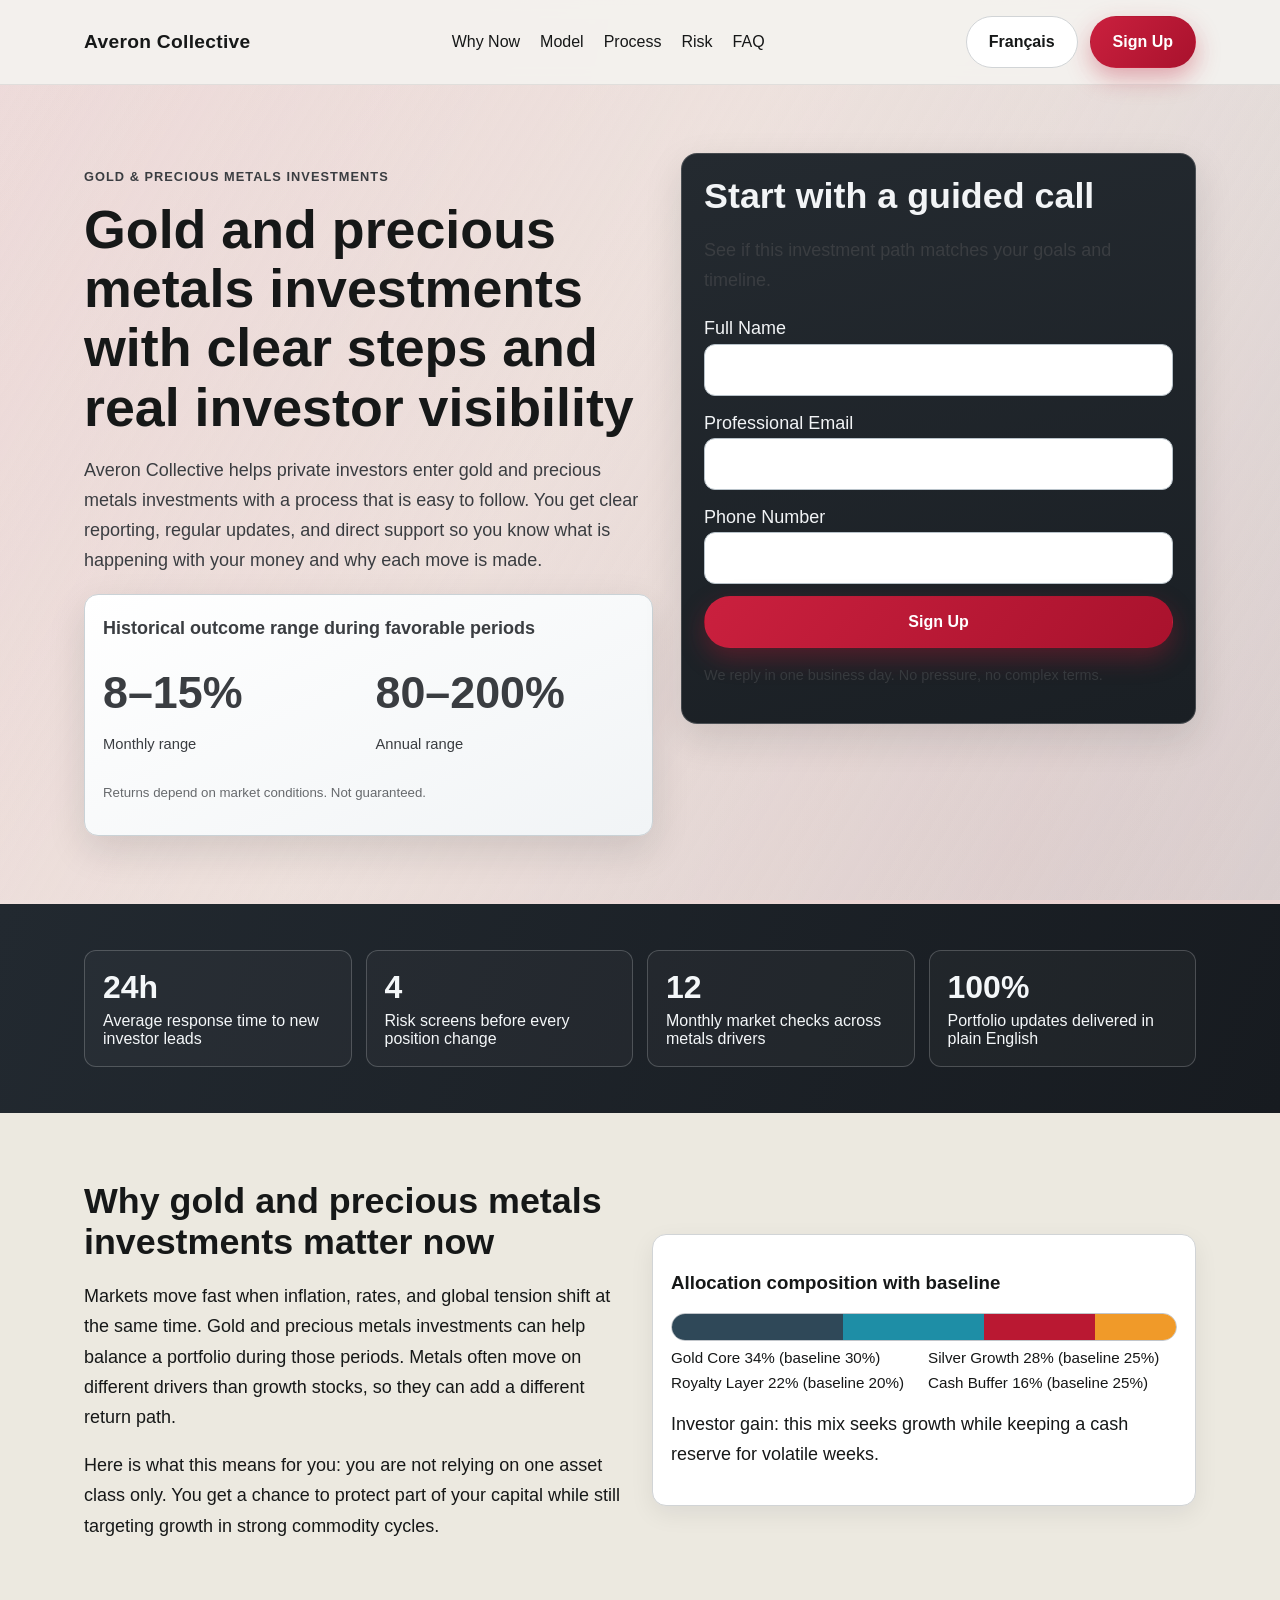
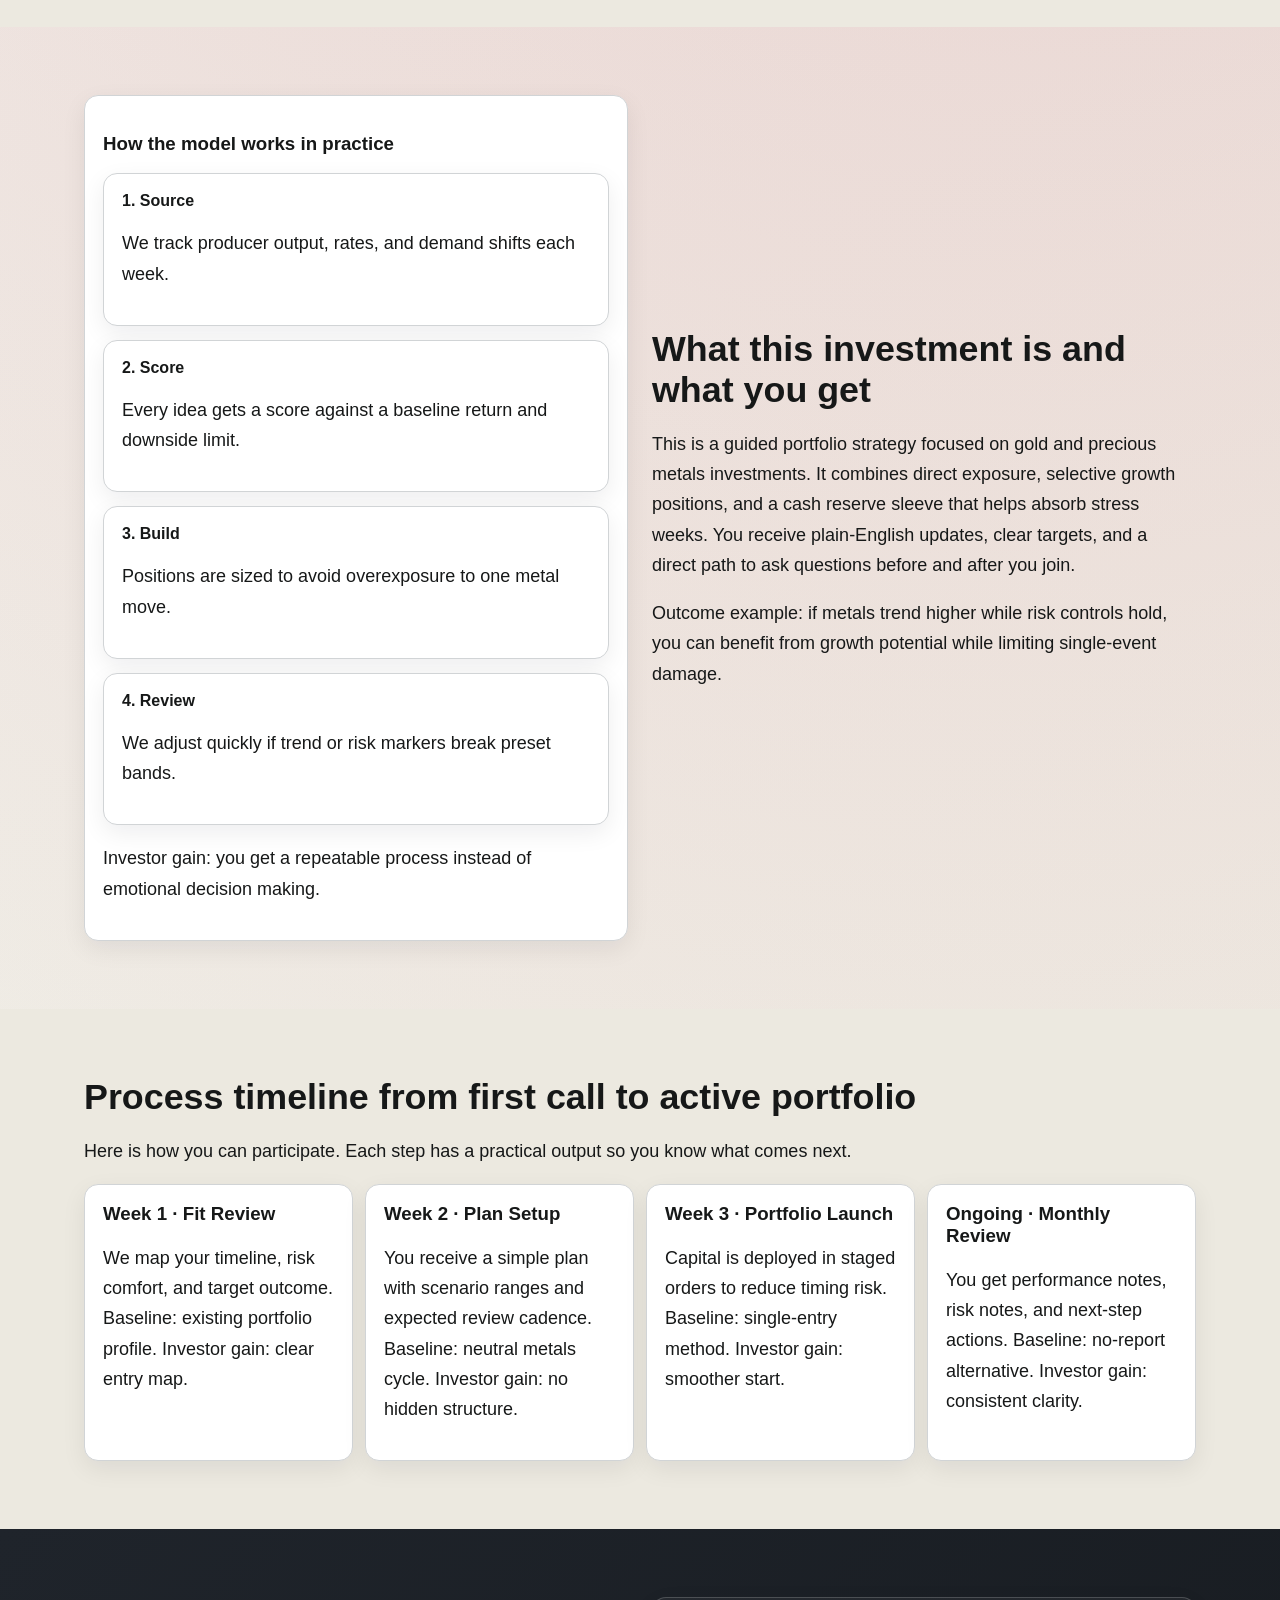
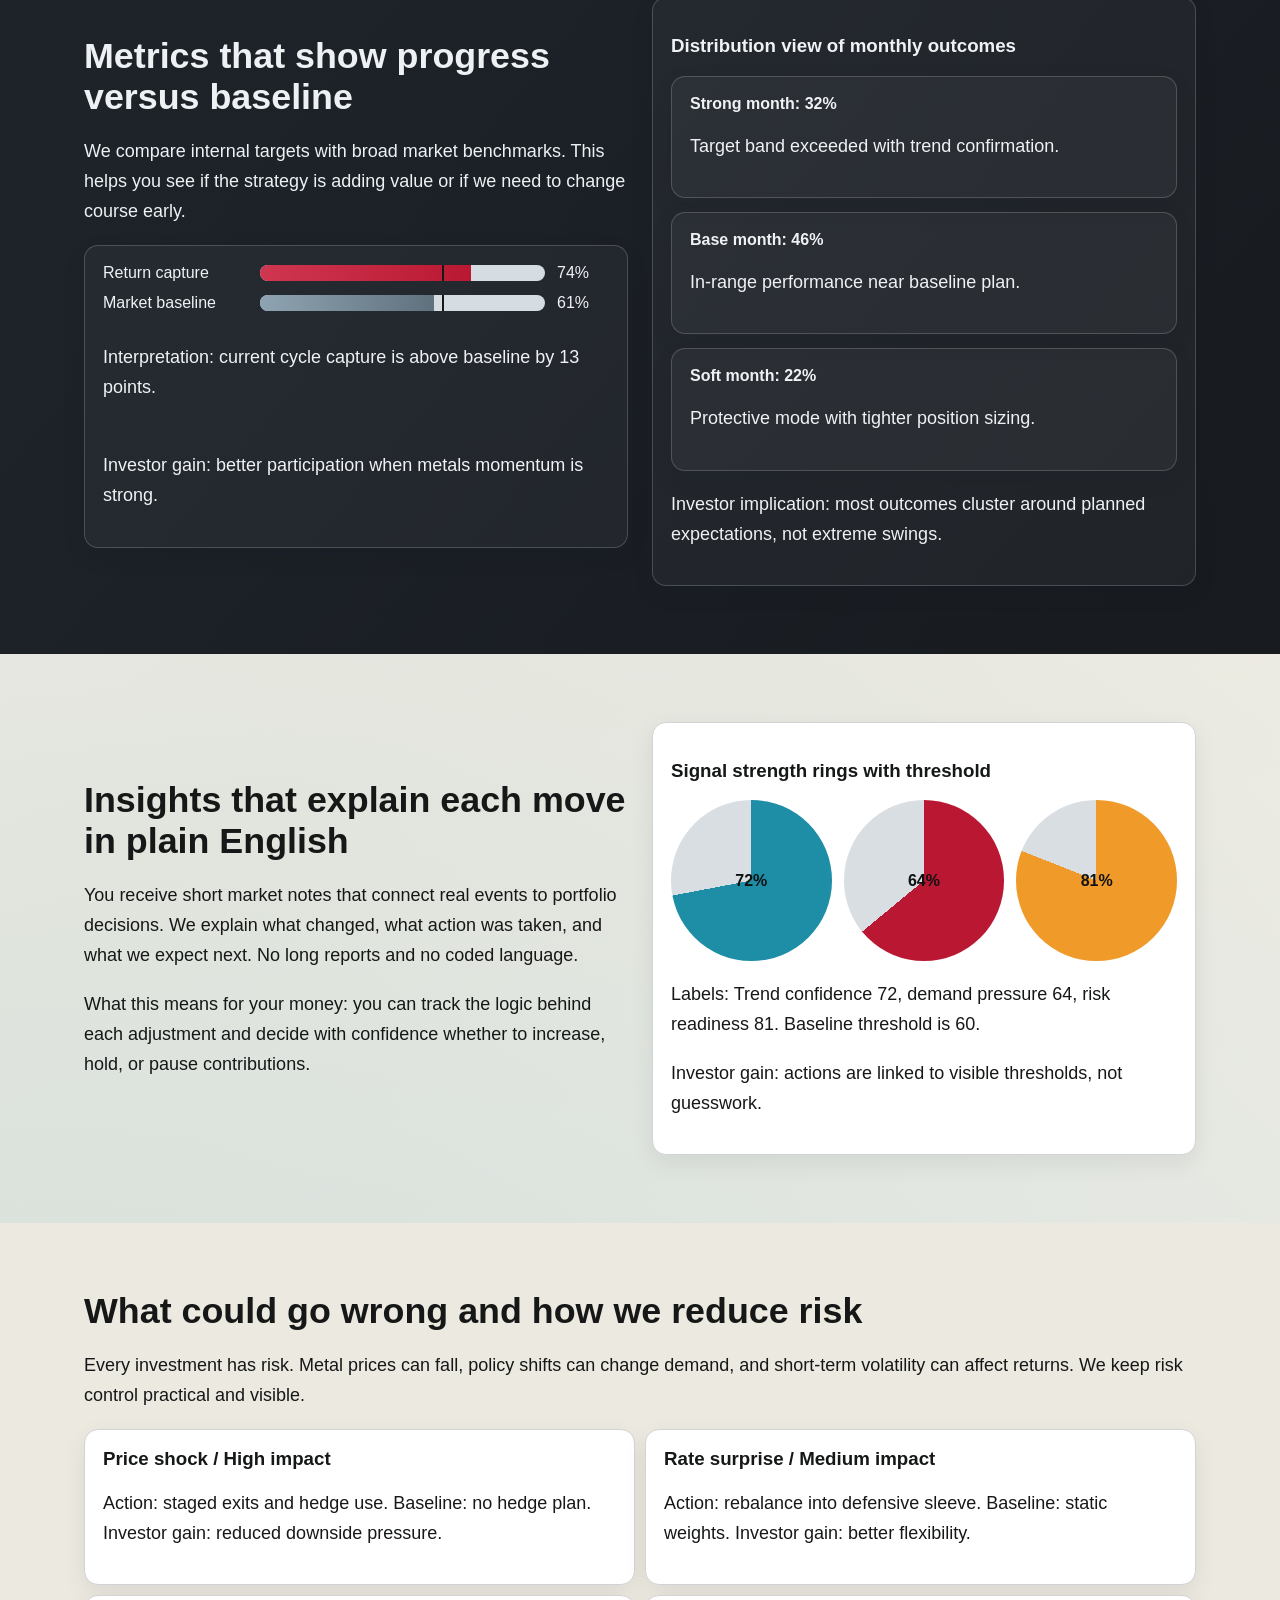
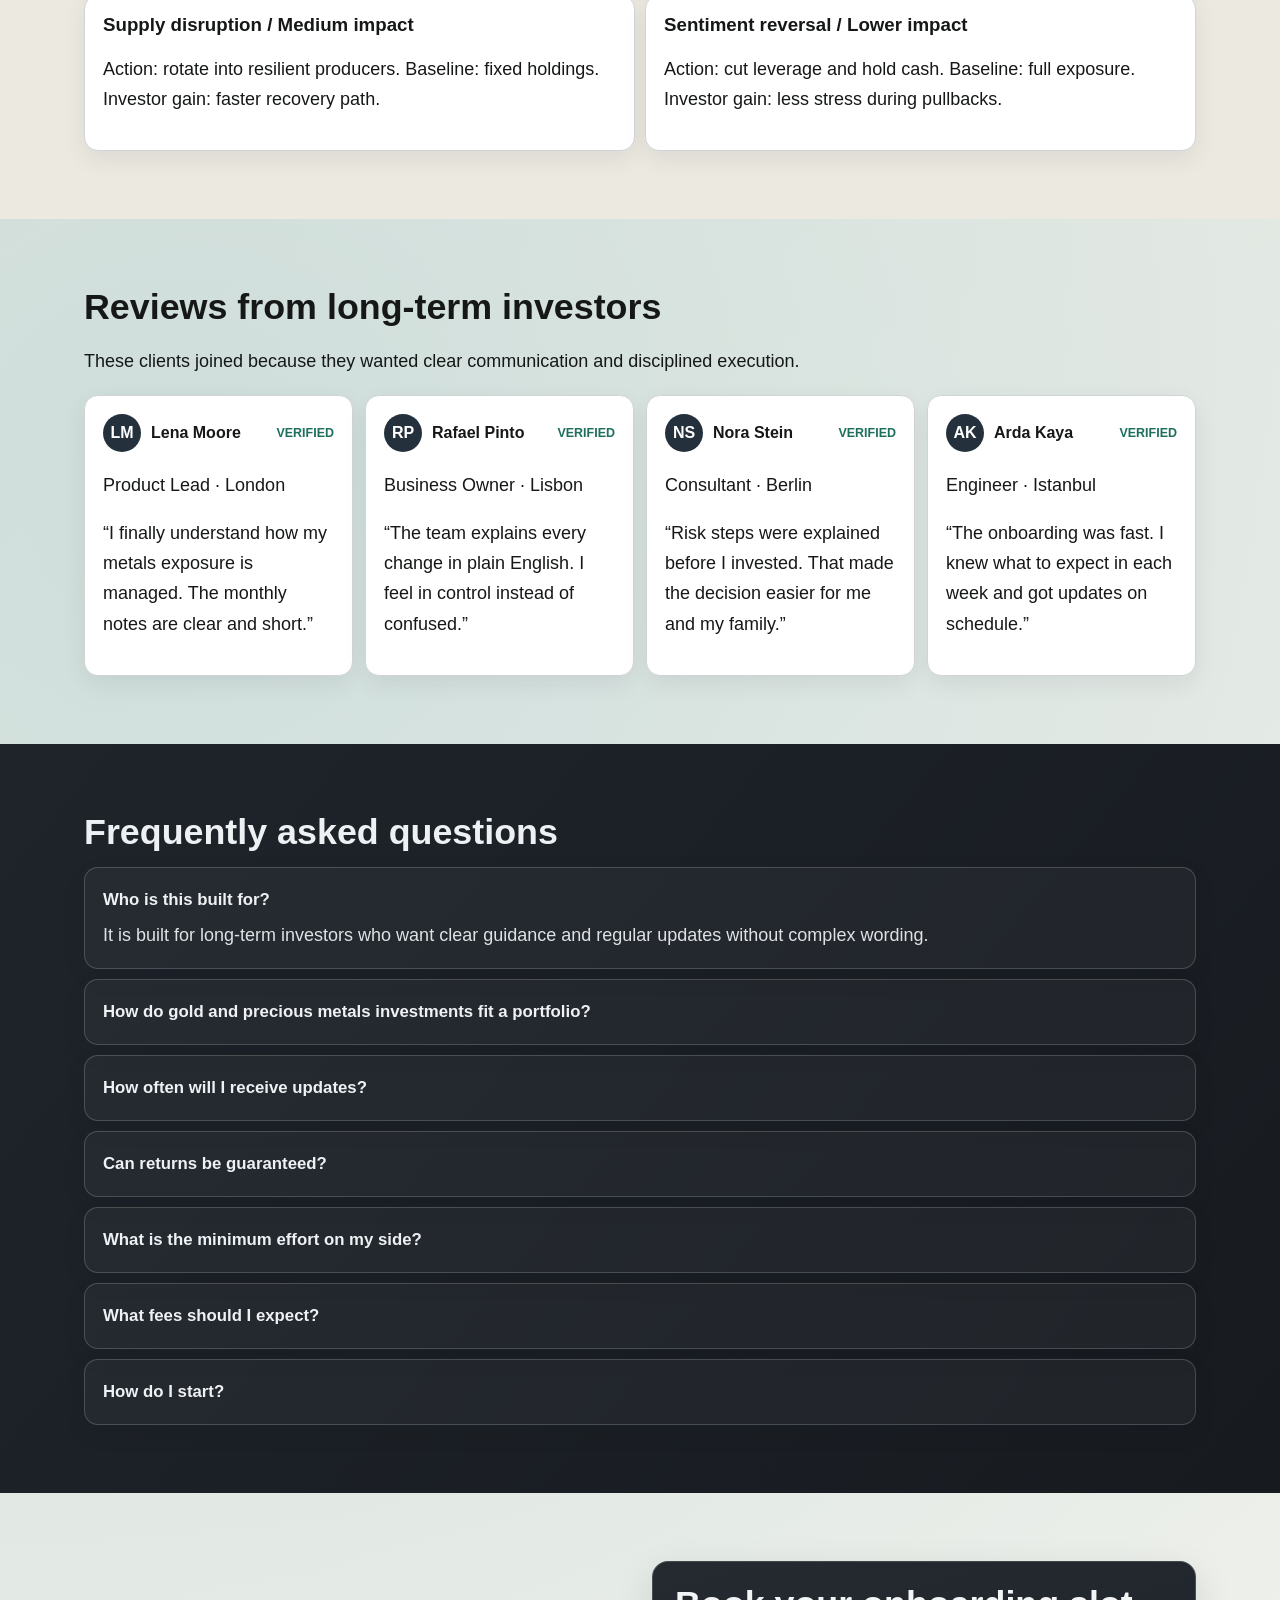
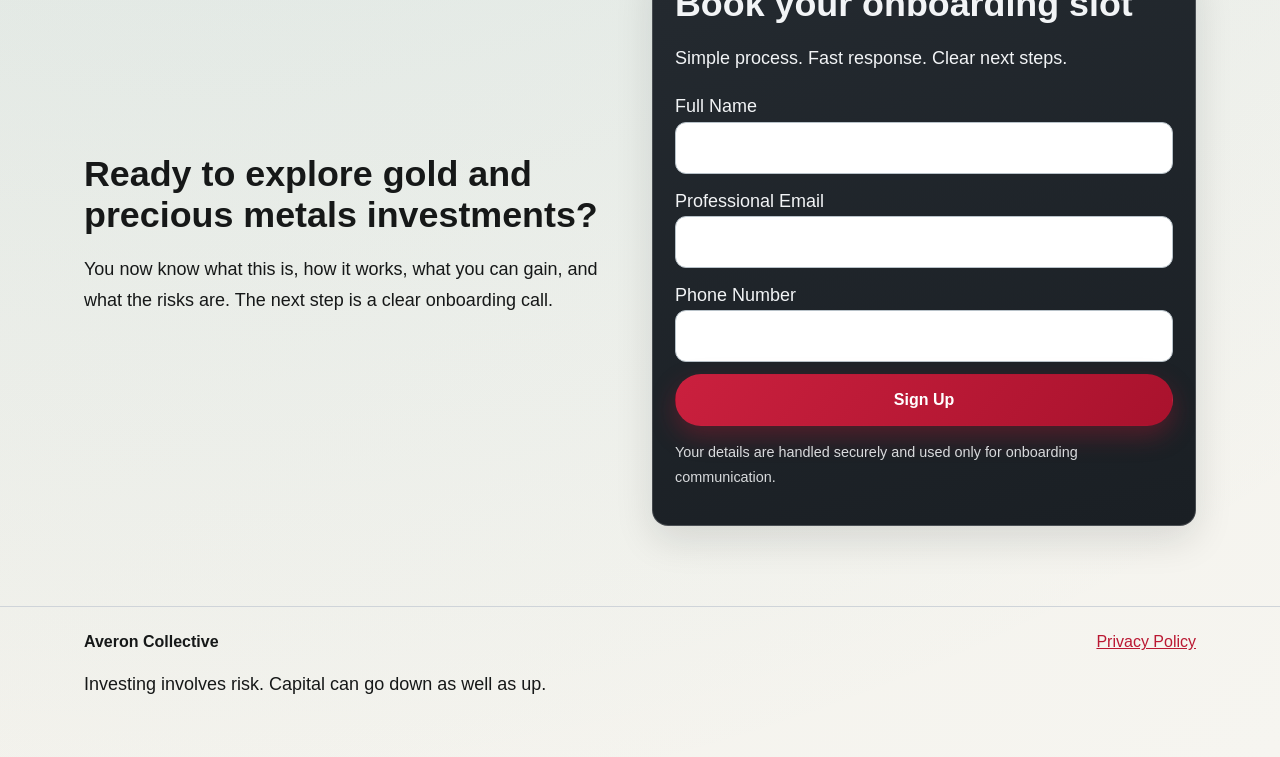
<file: fr/index.html>
<!doctype html>
<html lang="en">
<head>
  <meta charset="utf-8" />
  <meta name="viewport" content="width=device-width, initial-scale=1" />
  <title>Averon Collective FR | Gold & Precious Metals Investment Plan</title>
  <meta name="description" content="Explore Averon Collective in the Français route with clear English content on gold and precious metals investments, expected outcomes, and risks." />
  <link rel="canonical" href="https://averoncollective.com/fr/index.html" />
  <link rel="alternate" hreflang="en" href="https://averoncollective.com/index.html" />
  <link rel="alternate" hreflang="de" href="https://averoncollective.com/de/index.html" />
  <link rel="alternate" hreflang="fr" href="https://averoncollective.com/fr/index.html" />
  <link rel="alternate" hreflang="es" href="https://averoncollective.com/es/index.html" />
  <link rel="alternate" hreflang="it" href="https://averoncollective.com/it/index.html" />
  <link rel="alternate" hreflang="tr" href="https://averoncollective.com/tr/index.html" />
  <link rel="alternate" hreflang="pt" href="https://averoncollective.com/pt/index.html" />
  <link rel="alternate" hreflang="ja" href="https://averoncollective.com/jp/index.html" />
  <link rel="alternate" hreflang="sk" href="https://averoncollective.com/sk/index.html" />
  <link rel="alternate" hreflang="nl-BE" href="https://averoncollective.com/be/index.html" />
  <meta property="og:title" content="Averon Collective FR | Gold & Precious Metals Investment Plan" />
  <meta property="og:description" content="Explore Averon Collective in the Français route with clear English content on gold and precious metals investments, expected outcomes, and risks." />
  <meta property="og:type" content="website" />
  <meta property="og:url" content="https://averoncollective.com/fr/index.html" />
  <meta name="twitter:card" content="summary_large_image" />
  <meta name="twitter:title" content="Averon Collective FR | Gold & Precious Metals Investment Plan" />
  <meta name="twitter:description" content="Explore Averon Collective in the Français route with clear English content on gold and precious metals investments, expected outcomes, and risks." />
  <link rel="stylesheet" href="../assets/style.css" />
  <script defer src="../assets/app.js"></script>
</head>
<body>
<div class="mesh" aria-hidden="true"></div>
<header class="site-header">
  <div class="container header-row">
    <div class="brand">Averon Collective</div>
    <nav class="main-nav" aria-label="Primary">
      <a href="#market">Why Now</a><a href="#model">Model</a><a href="#process">Process</a><a href="#risk">Risk</a><a href="#faq">FAQ</a>
    </nav>
    <div class="header-right">
      <div class="lang" data-lang>
        <button class="lang-trigger" aria-expanded="false">Français</button>
        <div class="lang-menu" role="menu">
<a href="../index.html"><svg class="flag" viewBox="0 0 18 12"><rect width="18" height="12" fill="#012169"/><path d="M0,0 18,12 M18,0 0,12" stroke="#fff" stroke-width="2"/><path d="M0,0 18,12 M18,0 0,12" stroke="#C8102E" stroke-width="1"/><rect x="7" width="4" height="12" fill="#fff"/><rect y="4" width="18" height="4" fill="#fff"/><rect x="8" width="2" height="12" fill="#C8102E"/><rect y="5" width="18" height="2" fill="#C8102E"/></svg>English</a>
<a href="../de/index.html"><svg class="flag" viewBox="0 0 18 12"><rect width="18" height="4" y="0" fill="#000"/><rect width="18" height="4" y="4" fill="#DD0000"/><rect width="18" height="4" y="8" fill="#FFCE00"/></svg>Deutsch</a>
<a href="../fr/index.html"><svg class="flag" viewBox="0 0 18 12"><rect width="6" height="12" fill="#0055A4"/><rect x="6" width="6" height="12" fill="#fff"/><rect x="12" width="6" height="12" fill="#EF4135"/></svg>Français</a>
<a href="../es/index.html"><svg class="flag" viewBox="0 0 18 12"><rect width="18" height="12" fill="#AA151B"/><rect y="3" width="18" height="6" fill="#F1BF00"/></svg>Español</a>
<a href="../it/index.html"><svg class="flag" viewBox="0 0 18 12"><rect width="6" height="12" fill="#009246"/><rect x="6" width="6" height="12" fill="#fff"/><rect x="12" width="6" height="12" fill="#CE2B37"/></svg>Italiano</a>
<a href="../tr/index.html"><svg class="flag" viewBox="0 0 18 12"><rect width="18" height="12" fill="#E30A17"/><circle cx="7" cy="6" r="3.2" fill="#fff"/><circle cx="7.8" cy="6" r="2.6" fill="#E30A17"/><polygon points="10.8,6 12.7,5.3 12.1,7.1 13.4,8.3 11.5,8.3 10.8,10 10.2,8.3 8.3,8.3 9.6,7.1 9,5.3" fill="#fff"/></svg>Türkçe</a>
<a href="../pt/index.html"><svg class="flag" viewBox="0 0 18 12"><rect width="7" height="12" fill="#006600"/><rect x="7" width="11" height="12" fill="#FF0000"/></svg>Português</a>
<a href="../jp/index.html"><svg class="flag" viewBox="0 0 18 12"><rect width="18" height="12" fill="#fff"/><circle cx="9" cy="6" r="3" fill="#BC002D"/></svg>日本語</a>
<a href="../sk/index.html"><svg class="flag" viewBox="0 0 18 12"><rect width="18" height="4" fill="#fff"/><rect y="4" width="18" height="4" fill="#0B4EA2"/><rect y="8" width="18" height="4" fill="#EE1C25"/></svg>Slovenčina</a>
<a href="../be/index.html"><svg class="flag" viewBox="0 0 18 12"><rect width="6" height="12" fill="#000"/><rect x="6" width="6" height="12" fill="#FDDA24"/><rect x="12" width="6" height="12" fill="#EF3340"/></svg>Belgium</a>
        </div>
      </div>
      <a class="btn" href="#lead">Sign Up</a>
      <button class="burger" aria-label="Open menu">☰</button>
    </div>
  </div>
</header>

<div class="drawer-backdrop"></div>
<aside class="drawer" aria-label="Mobile menu">
  <button class="drawer-close btn" style="max-width:120px;">Close</button>
  <nav style="display:grid;gap:12px;align-content:start;">
    <a href="#market">Why Now</a><a href="#model">Model</a><a href="#process">Process</a><a href="#risk">Risk</a><a href="#faq">FAQ</a>
    <div class="lang" data-lang>
      <button class="lang-trigger">Français</button>
      <div class="lang-menu">
<a href="../index.html"><svg class="flag" viewBox="0 0 18 12"><rect width="18" height="12" fill="#012169"/><path d="M0,0 18,12 M18,0 0,12" stroke="#fff" stroke-width="2"/><path d="M0,0 18,12 M18,0 0,12" stroke="#C8102E" stroke-width="1"/><rect x="7" width="4" height="12" fill="#fff"/><rect y="4" width="18" height="4" fill="#fff"/><rect x="8" width="2" height="12" fill="#C8102E"/><rect y="5" width="18" height="2" fill="#C8102E"/></svg>English</a>
<a href="../de/index.html"><svg class="flag" viewBox="0 0 18 12"><rect width="18" height="4" y="0" fill="#000"/><rect width="18" height="4" y="4" fill="#DD0000"/><rect width="18" height="4" y="8" fill="#FFCE00"/></svg>Deutsch</a>
<a href="../fr/index.html"><svg class="flag" viewBox="0 0 18 12"><rect width="6" height="12" fill="#0055A4"/><rect x="6" width="6" height="12" fill="#fff"/><rect x="12" width="6" height="12" fill="#EF4135"/></svg>Français</a>
<a href="../es/index.html"><svg class="flag" viewBox="0 0 18 12"><rect width="18" height="12" fill="#AA151B"/><rect y="3" width="18" height="6" fill="#F1BF00"/></svg>Español</a>
<a href="../it/index.html"><svg class="flag" viewBox="0 0 18 12"><rect width="6" height="12" fill="#009246"/><rect x="6" width="6" height="12" fill="#fff"/><rect x="12" width="6" height="12" fill="#CE2B37"/></svg>Italiano</a>
<a href="../tr/index.html"><svg class="flag" viewBox="0 0 18 12"><rect width="18" height="12" fill="#E30A17"/><circle cx="7" cy="6" r="3.2" fill="#fff"/><circle cx="7.8" cy="6" r="2.6" fill="#E30A17"/><polygon points="10.8,6 12.7,5.3 12.1,7.1 13.4,8.3 11.5,8.3 10.8,10 10.2,8.3 8.3,8.3 9.6,7.1 9,5.3" fill="#fff"/></svg>Türkçe</a>
<a href="../pt/index.html"><svg class="flag" viewBox="0 0 18 12"><rect width="7" height="12" fill="#006600"/><rect x="7" width="11" height="12" fill="#FF0000"/></svg>Português</a>
<a href="../jp/index.html"><svg class="flag" viewBox="0 0 18 12"><rect width="18" height="12" fill="#fff"/><circle cx="9" cy="6" r="3" fill="#BC002D"/></svg>日本語</a>
<a href="../sk/index.html"><svg class="flag" viewBox="0 0 18 12"><rect width="18" height="4" fill="#fff"/><rect y="4" width="18" height="4" fill="#0B4EA2"/><rect y="8" width="18" height="4" fill="#EE1C25"/></svg>Slovenčina</a>
<a href="../be/index.html"><svg class="flag" viewBox="0 0 18 12"><rect width="6" height="12" fill="#000"/><rect x="6" width="6" height="12" fill="#FDDA24"/><rect x="12" width="6" height="12" fill="#EF3340"/></svg>Belgium</a></div>
    </div>
  </nav>
  <a class="btn" href="#lead">Sign Up</a>
</aside>

<main>
  <section class="hero section">
    <div class="container hero-grid">
      <div class="hero-copy" data-animate>
        <p class="eyebrow">Gold & Precious Metals Investments</p>
        <h1>Gold and precious metals investments with clear steps and real investor visibility</h1>
        <p>Averon Collective helps private investors enter gold and precious metals investments with a process that is easy to follow. You get clear reporting, regular updates, and direct support so you know what is happening with your money and why each move is made.</p>
        <div class="perf-panel">
          <p class="perf-head">Historical outcome range during favorable periods</p>
          <div class="perf-grid">
            <div><p class="big-num">8–15%</p><p class="muted">Monthly range</p></div>
            <div><p class="big-num">80–200%</p><p class="muted">Annual range</p></div>
          </div>
          <p class="micro">Returns depend on market conditions. Not guaranteed.</p>
        </div>
      </div>
      <div class="hero-form-wrap" id="lead" data-animate>
        <h2>Start with a guided call</h2>
        <p>See if this investment path matches your goals and timeline.</p>
        <form>
          <label>Full Name<input aria-label="Full Name" type="text" required></label>
          <label>Professional Email<input aria-label="Professional Email" type="email" required></label>
          <label>Phone Number<input aria-label="Phone Number" type="tel" required></label>
          <button class="btn" type="submit">Sign Up</button>
        </form>
        <p class="small-note">We reply in one business day. No pressure, no complex terms.</p>
      </div>
    </div>
  </section>

  <section class="strip-dark">
    <div class="container kpi-grid" data-animate>
      <article class="kpi"><strong>24h</strong><span>Average response time to new investor leads</span></article>
      <article class="kpi"><strong>4</strong><span>Risk screens before every position change</span></article>
      <article class="kpi"><strong>12</strong><span>Monthly market checks across metals drivers</span></article>
      <article class="kpi"><strong>100%</strong><span>Portfolio updates delivered in plain English</span></article>
    </div>
  </section>

  <section class="section alt" id="market">
    <div class="container two-col" data-animate>
      <div>
        <h2>Why gold and precious metals investments matter now</h2>
        <p>Markets move fast when inflation, rates, and global tension shift at the same time. Gold and precious metals investments can help balance a portfolio during those periods. Metals often move on different drivers than growth stocks, so they can add a different return path.</p>
        <p>Here is what this means for you: you are not relying on one asset class only. You get a chance to protect part of your capital while still targeting growth in strong commodity cycles.</p>
      </div>
      <div class="visual">
        <h3>Allocation composition with baseline</h3>
        <div class="stack-bar"><div class="seg1"></div><div class="seg2"></div><div class="seg3"></div><div class="seg4"></div></div>
        <div class="legend"><span>Gold Core 34% (baseline 30%)</span><span>Silver Growth 28% (baseline 25%)</span><span>Royalty Layer 22% (baseline 20%)</span><span>Cash Buffer 16% (baseline 25%)</span></div>
        <p>Investor gain: this mix seeks growth while keeping a cash reserve for volatile weeks.</p>
      </div>
    </div>
  </section>

  <section class="section" id="model">
    <div class="container two-col" data-animate>
      <div class="visual">
        <h3>How the model works in practice</h3>
        <div class="cards">
          <article class="card"><strong>1. Source</strong><p>We track producer output, rates, and demand shifts each week.</p></article>
          <article class="card"><strong>2. Score</strong><p>Every idea gets a score against a baseline return and downside limit.</p></article>
          <article class="card"><strong>3. Build</strong><p>Positions are sized to avoid overexposure to one metal move.</p></article>
          <article class="card"><strong>4. Review</strong><p>We adjust quickly if trend or risk markers break preset bands.</p></article>
        </div>
        <p>Investor gain: you get a repeatable process instead of emotional decision making.</p>
      </div>
      <div>
        <h2>What this investment is and what you get</h2>
        <p>This is a guided portfolio strategy focused on gold and precious metals investments. It combines direct exposure, selective growth positions, and a cash reserve sleeve that helps absorb stress weeks. You receive plain-English updates, clear targets, and a direct path to ask questions before and after you join.</p>
        <p>Outcome example: if metals trend higher while risk controls hold, you can benefit from growth potential while limiting single-event damage.</p>
      </div>
    </div>
  </section>

  <section class="section alt" id="process">
    <div class="container" data-animate>
      <h2>Process timeline from first call to active portfolio</h2>
      <p>Here is how you can participate. Each step has a practical output so you know what comes next.</p>
      <div class="timeline cards">
        <article class="timeline-item"><h3>Week 1 · Fit Review</h3><p>We map your timeline, risk comfort, and target outcome. Baseline: existing portfolio profile. Investor gain: clear entry map.</p></article>
        <article class="timeline-item"><h3>Week 2 · Plan Setup</h3><p>You receive a simple plan with scenario ranges and expected review cadence. Baseline: neutral metals cycle. Investor gain: no hidden structure.</p></article>
        <article class="timeline-item"><h3>Week 3 · Portfolio Launch</h3><p>Capital is deployed in staged orders to reduce timing risk. Baseline: single-entry method. Investor gain: smoother start.</p></article>
        <article class="timeline-item"><h3>Ongoing · Monthly Review</h3><p>You get performance notes, risk notes, and next-step actions. Baseline: no-report alternative. Investor gain: consistent clarity.</p></article>
      </div>
    </div>
  </section>

  <section class="section dark-sec" id="metrics">
    <div class="container two-col" data-animate>
      <div>
        <h2>Metrics that show progress versus baseline</h2>
        <p>We compare internal targets with broad market benchmarks. This helps you see if the strategy is adding value or if we need to change course early.</p>
        <div class="comp-chart visual">
          <div class="row"><span>Return capture</span><div class="bar"><div class="fill-a" style="width:74%"></div><div class="marker"></div></div><span>74%</span></div>
          <div class="row"><span>Market baseline</span><div class="bar"><div class="fill-b" style="width:61%"></div><div class="marker"></div></div><span>61%</span></div>
          <p>Interpretation: current cycle capture is above baseline by 13 points.</p>
          <p>Investor gain: better participation when metals momentum is strong.</p>
        </div>
      </div>
      <div class="visual">
        <h3>Distribution view of monthly outcomes</h3>
        <div class="cards">
          <article class="card"><strong>Strong month: 32%</strong><p>Target band exceeded with trend confirmation.</p></article>
          <article class="card"><strong>Base month: 46%</strong><p>In-range performance near baseline plan.</p></article>
          <article class="card"><strong>Soft month: 22%</strong><p>Protective mode with tighter position sizing.</p></article>
        </div>
        <p>Investor implication: most outcomes cluster around planned expectations, not extreme swings.</p>
      </div>
    </div>
  </section>

  <section class="section" id="insights">
    <div class="container two-col" data-animate>
      <div>
        <h2>Insights that explain each move in plain English</h2>
        <p>You receive short market notes that connect real events to portfolio decisions. We explain what changed, what action was taken, and what we expect next. No long reports and no coded language.</p>
        <p>What this means for your money: you can track the logic behind each adjustment and decide with confidence whether to increase, hold, or pause contributions.</p>
      </div>
      <div class="visual">
        <h3>Signal strength rings with threshold</h3>
        <div class="ring-wrap">
          <div class="ring">72%</div>
          <div class="ring">64%</div>
          <div class="ring">81%</div>
        </div>
        <p>Labels: Trend confidence 72, demand pressure 64, risk readiness 81. Baseline threshold is 60.</p>
        <p>Investor gain: actions are linked to visible thresholds, not guesswork.</p>
      </div>
    </div>
  </section>

  <section class="section alt" id="risk">
    <div class="container" data-animate>
      <h2>What could go wrong and how we reduce risk</h2>
      <p>Every investment has risk. Metal prices can fall, policy shifts can change demand, and short-term volatility can affect returns. We keep risk control practical and visible.</p>
      <div class="risk-matrix">
        <article class="risk-card"><h3>Price shock / High impact</h3><p>Action: staged exits and hedge use. Baseline: no hedge plan. Investor gain: reduced downside pressure.</p></article>
        <article class="risk-card"><h3>Rate surprise / Medium impact</h3><p>Action: rebalance into defensive sleeve. Baseline: static weights. Investor gain: better flexibility.</p></article>
        <article class="risk-card"><h3>Supply disruption / Medium impact</h3><p>Action: rotate into resilient producers. Baseline: fixed holdings. Investor gain: faster recovery path.</p></article>
        <article class="risk-card"><h3>Sentiment reversal / Lower impact</h3><p>Action: cut leverage and hold cash. Baseline: full exposure. Investor gain: less stress during pullbacks.</p></article>
      </div>
    </div>
  </section>

  <section class="section" id="reviews">
    <div class="container" data-animate>
      <h2>Reviews from long-term investors</h2>
      <p>These clients joined because they wanted clear communication and disciplined execution.</p>
      <div class="reviews">
        <article class="review"><div class="rev-head"><div class="avatar">LM</div><strong>Lena Moore</strong><span class="verified">VERIFIED</span></div><p>Product Lead · London</p><p>“I finally understand how my metals exposure is managed. The monthly notes are clear and short.”</p></article>
        <article class="review"><div class="rev-head"><div class="avatar">RP</div><strong>Rafael Pinto</strong><span class="verified">VERIFIED</span></div><p>Business Owner · Lisbon</p><p>“The team explains every change in plain English. I feel in control instead of confused.”</p></article>
        <article class="review"><div class="rev-head"><div class="avatar">NS</div><strong>Nora Stein</strong><span class="verified">VERIFIED</span></div><p>Consultant · Berlin</p><p>“Risk steps were explained before I invested. That made the decision easier for me and my family.”</p></article>
        <article class="review"><div class="rev-head"><div class="avatar">AK</div><strong>Arda Kaya</strong><span class="verified">VERIFIED</span></div><p>Engineer · Istanbul</p><p>“The onboarding was fast. I knew what to expect in each week and got updates on schedule.”</p></article>
      </div>
    </div>
  </section>

  <section class="section dark-sec" id="faq">
    <div class="container" data-animate>
      <h2>Frequently asked questions</h2>
      <div class="faq-list">
        <article class="faq-item open"><button class="faq-q">Who is this built for?</button><div class="faq-a">It is built for long-term investors who want clear guidance and regular updates without complex wording.</div></article>
        <article class="faq-item"><button class="faq-q">How do gold and precious metals investments fit a portfolio?</button><div class="faq-a">They can add a different return driver, which may help balance periods when growth assets are unstable.</div></article>
        <article class="faq-item"><button class="faq-q">How often will I receive updates?</button><div class="faq-a">You receive monthly reports and event-based updates when market conditions change quickly.</div></article>
        <article class="faq-item"><button class="faq-q">Can returns be guaranteed?</button><div class="faq-a">No. Returns depend on market conditions and can be lower or higher than reference ranges.</div></article>
        <article class="faq-item"><button class="faq-q">What is the minimum effort on my side?</button><div class="faq-a">After onboarding, most investors spend 15 to 20 minutes per monthly update and review call.</div></article>
        <article class="faq-item"><button class="faq-q">What fees should I expect?</button><div class="faq-a">Fees are shared in your onboarding plan with clear numbers before any decision is made.</div></article>
        <article class="faq-item"><button class="faq-q">How do I start?</button><div class="faq-a">Submit the form, take the intro call, review your plan, and decide if you want to proceed.</div></article>
      </div>
    </div>
  </section>

  <section class="section final-cta">
    <div class="container two-col" data-animate>
      <div>
        <h2>Ready to explore gold and precious metals investments?</h2>
        <p>You now know what this is, how it works, what you can gain, and what the risks are. The next step is a clear onboarding call.</p>
      </div>
      <div class="hero-form-wrap">
        <h2>Book your onboarding slot</h2>
        <p>Simple process. Fast response. Clear next steps.</p>
        <form>
          <label>Full Name<input aria-label="Full Name final" type="text" required></label>
          <label>Professional Email<input aria-label="Professional Email final" type="email" required></label>
          <label>Phone Number<input aria-label="Phone Number final" type="tel" required></label>
          <button class="btn" type="submit">Sign Up</button>
        </form>
        <p class="small-note">Your details are handled securely and used only for onboarding communication.</p>
      </div>
    </div>
  </section>
</main>

<footer class="footer">
  <div class="container footer-row">
    <div>
      <strong>Averon Collective</strong>
      <p class="footer-note">Investing involves risk. Capital can go down as well as up.</p>
    </div>
    <a href="#" data-open-privacy>Privacy Policy</a>
  </div>
</footer>

<div class="modal-backdrop" role="dialog" aria-modal="true" aria-label="Privacy Policy">
  <div class="modal">
    <div class="modal-top"><h2>Privacy Policy</h2><button class="modal-x" data-close-privacy aria-label="Close">×</button></div>
    <p><strong>Introduction:</strong> We respect your privacy and explain clearly how we use your data.</p>
    <p><strong>Data collection:</strong> We collect name, email, phone number, and communication history when you sign up.</p>
    <p><strong>Legal basis:</strong> We process data to answer your request, provide onboarding details, and meet legal obligations.</p>
    <p><strong>Cookies:</strong> Basic cookies help site function and measure visits. You can control cookies in your browser.</p>
    <p><strong>Retention:</strong> We keep personal data only as long as needed for service and legal record requirements.</p>
    <p><strong>Third-party sharing:</strong> We share limited data with trusted service providers for hosting, messaging, and analytics.</p>
    <p><strong>Security:</strong> We use encryption, access limits, and regular checks to protect your information.</p>
    <p><strong>User rights:</strong> You can request access, correction, deletion, or export of your personal data at any time.</p>
    <p><strong>International transfers:</strong> Some providers may process data outside your country with contractual safeguards.</p>
    <p><strong>Industry risk disclosure:</strong> Investment communication includes market risk discussion and no guaranteed return promise.</p>
    <p><strong>Contact:</strong> Email privacy@averoncollective.com for any privacy request.</p>
    <div class="modal-foot"><button class="btn" data-close-privacy>Close</button></div>
  </div>
</div>

<script type="application/ld+json">{"@context":"https://schema.org","@graph":[{"@type":"Organization","name":"Averon Collective","url":"https://averoncollective.com","email":"info@averoncollective.com"},{"@type":"WebSite","name":"Averon Collective","url":"https://averoncollective.com"},{"@type":"FAQPage","mainEntity":[{"@type":"Question","name":"Who is this built for?","acceptedAnswer":{"@type":"Answer","text":"Long-term private investors who want clear guidance and regular updates."}},{"@type":"Question","name":"Can returns be guaranteed?","acceptedAnswer":{"@type":"Answer","text":"No. Returns depend on market conditions and are not guaranteed."}}]},{"@type":"Review","author":{"@type":"Person","name":"Lena Moore"},"reviewBody":"I finally understand how my metals exposure is managed.","itemReviewed":{"@type":"Service","name":"Averon Collective Investor Program"}}]}</script>
</body>
</html>
</file>
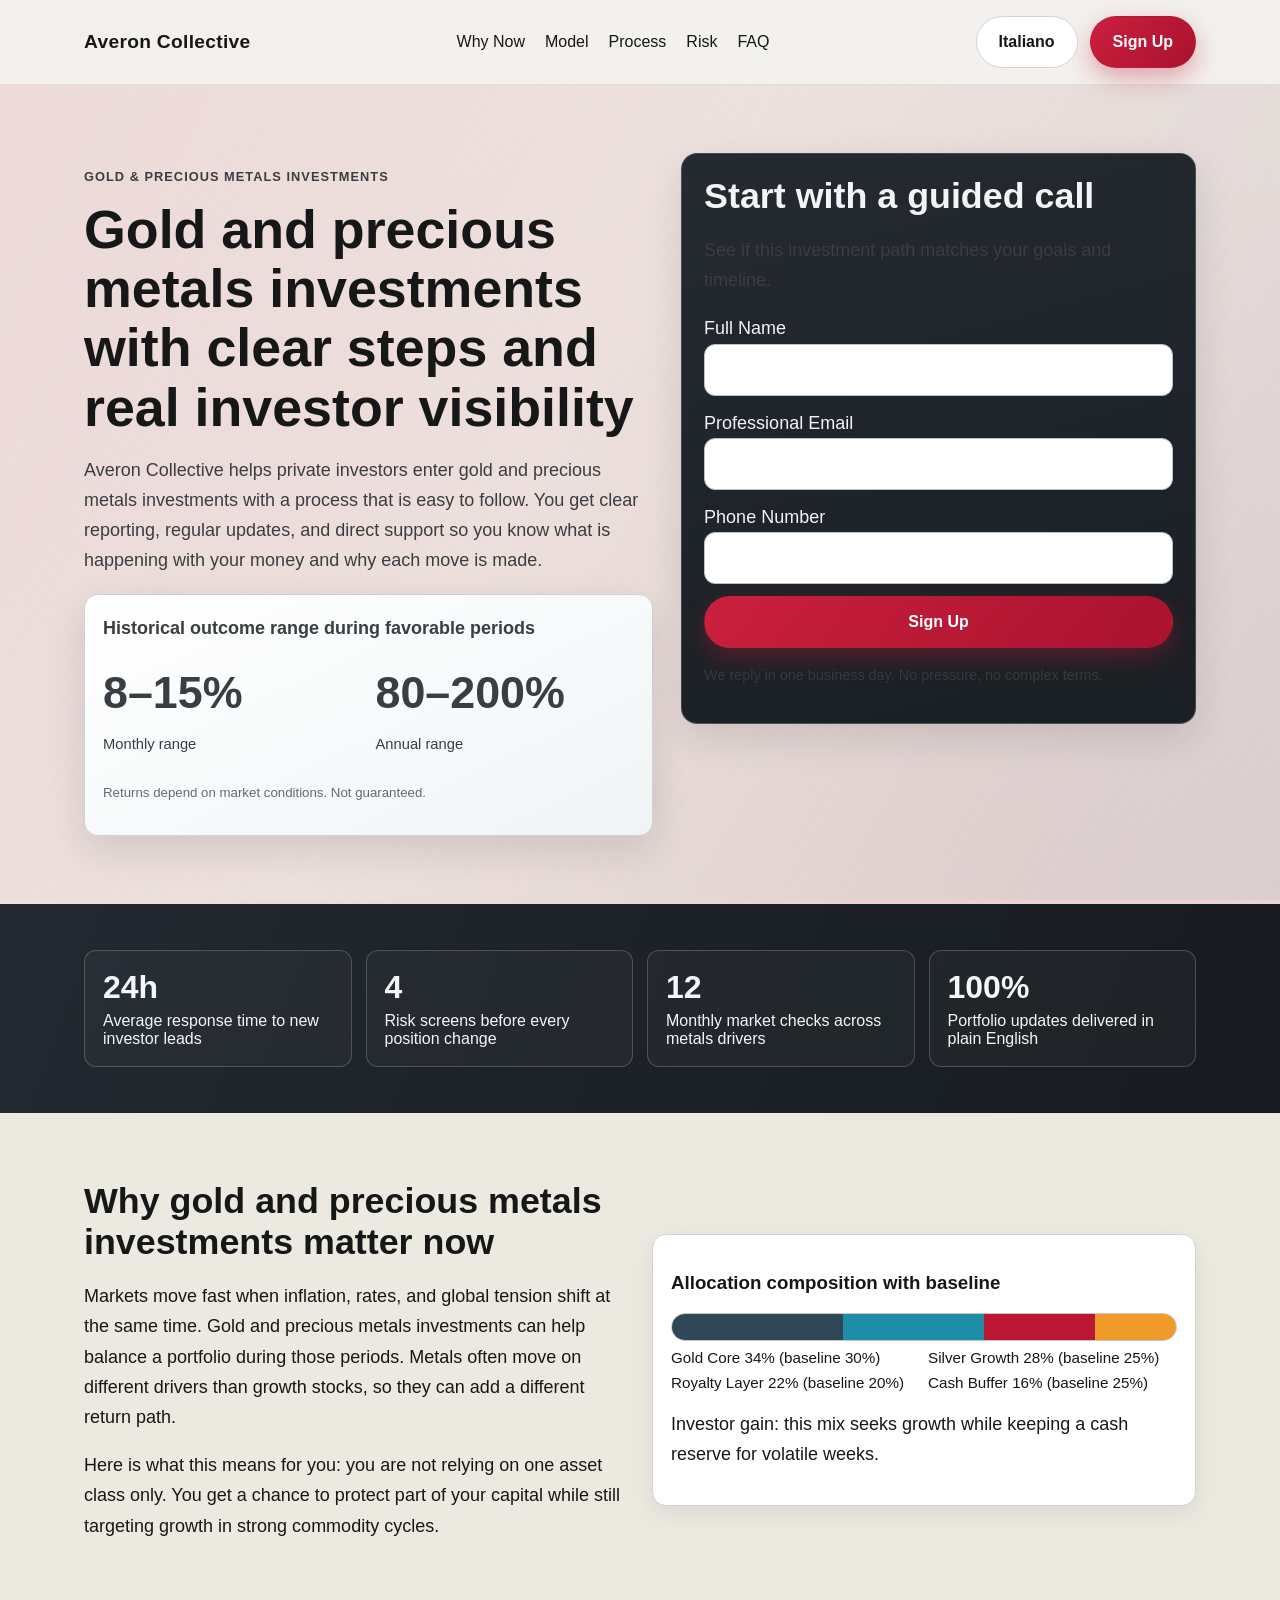
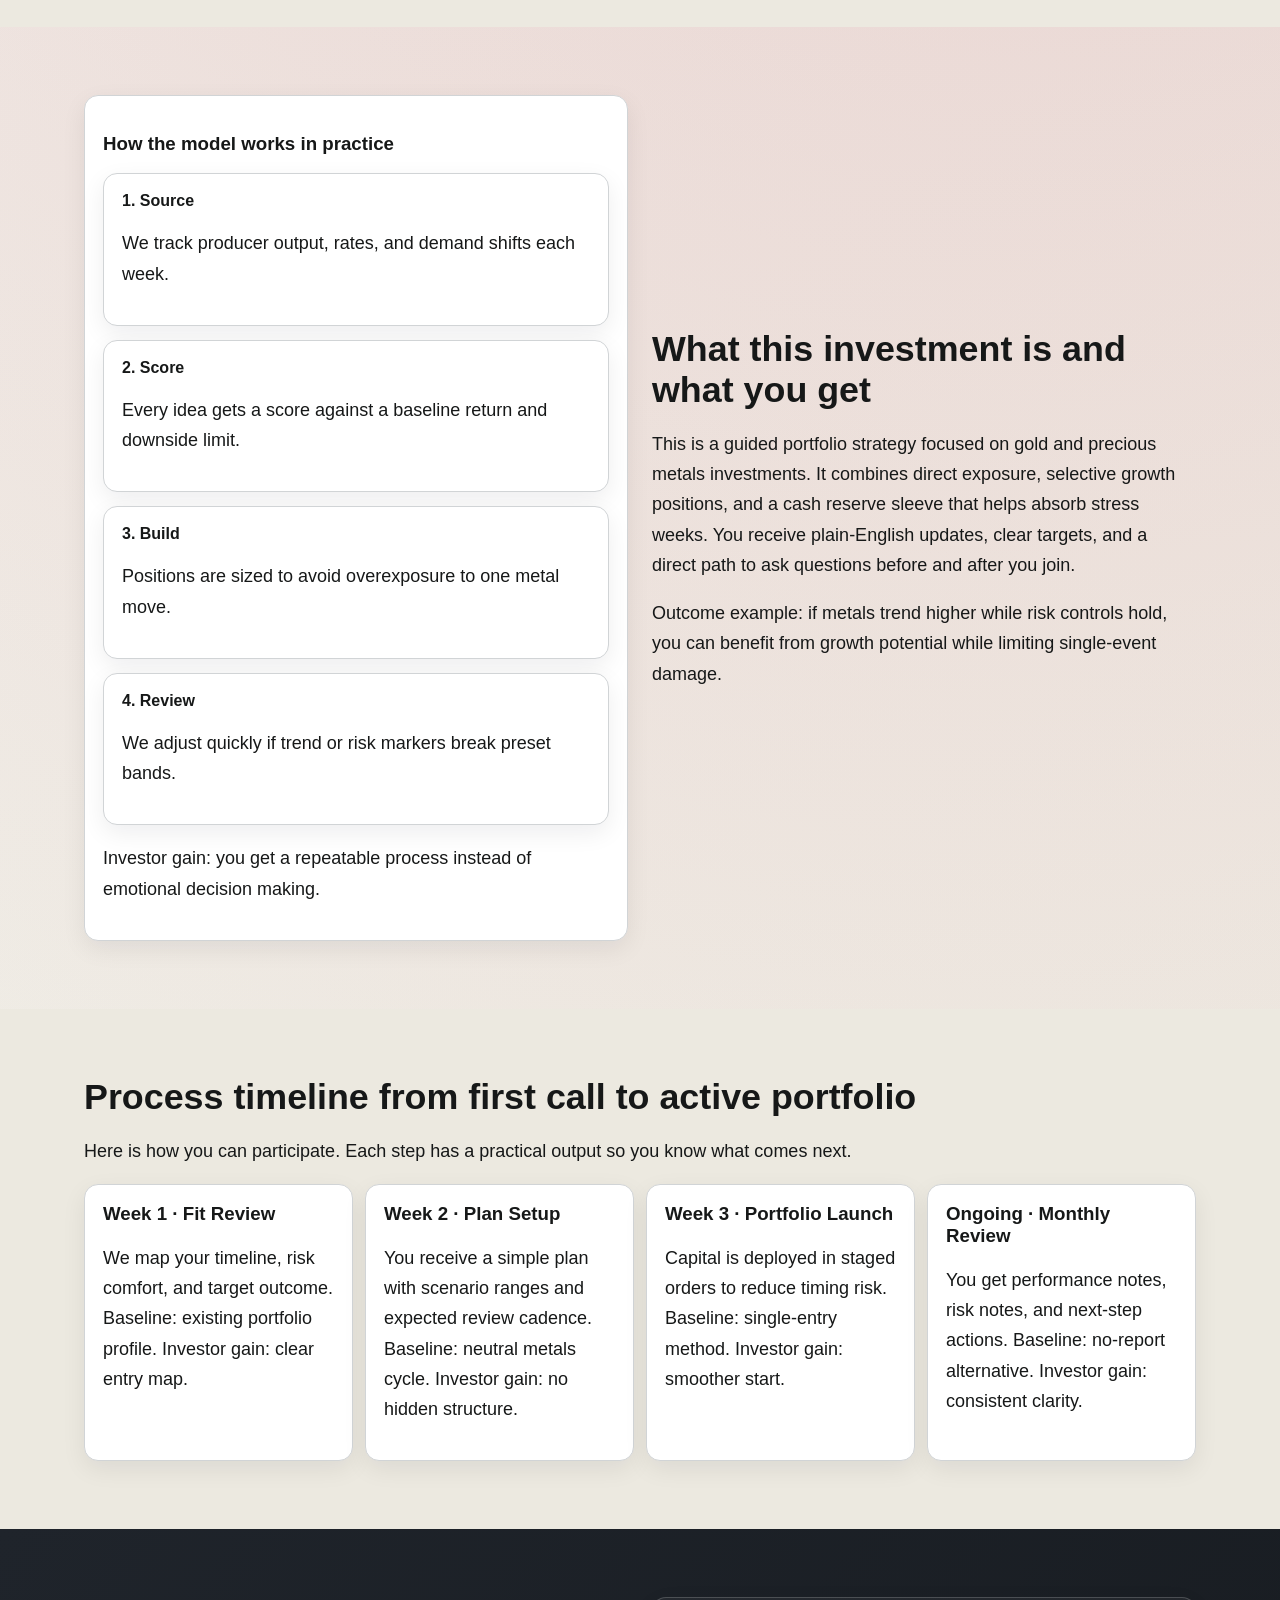
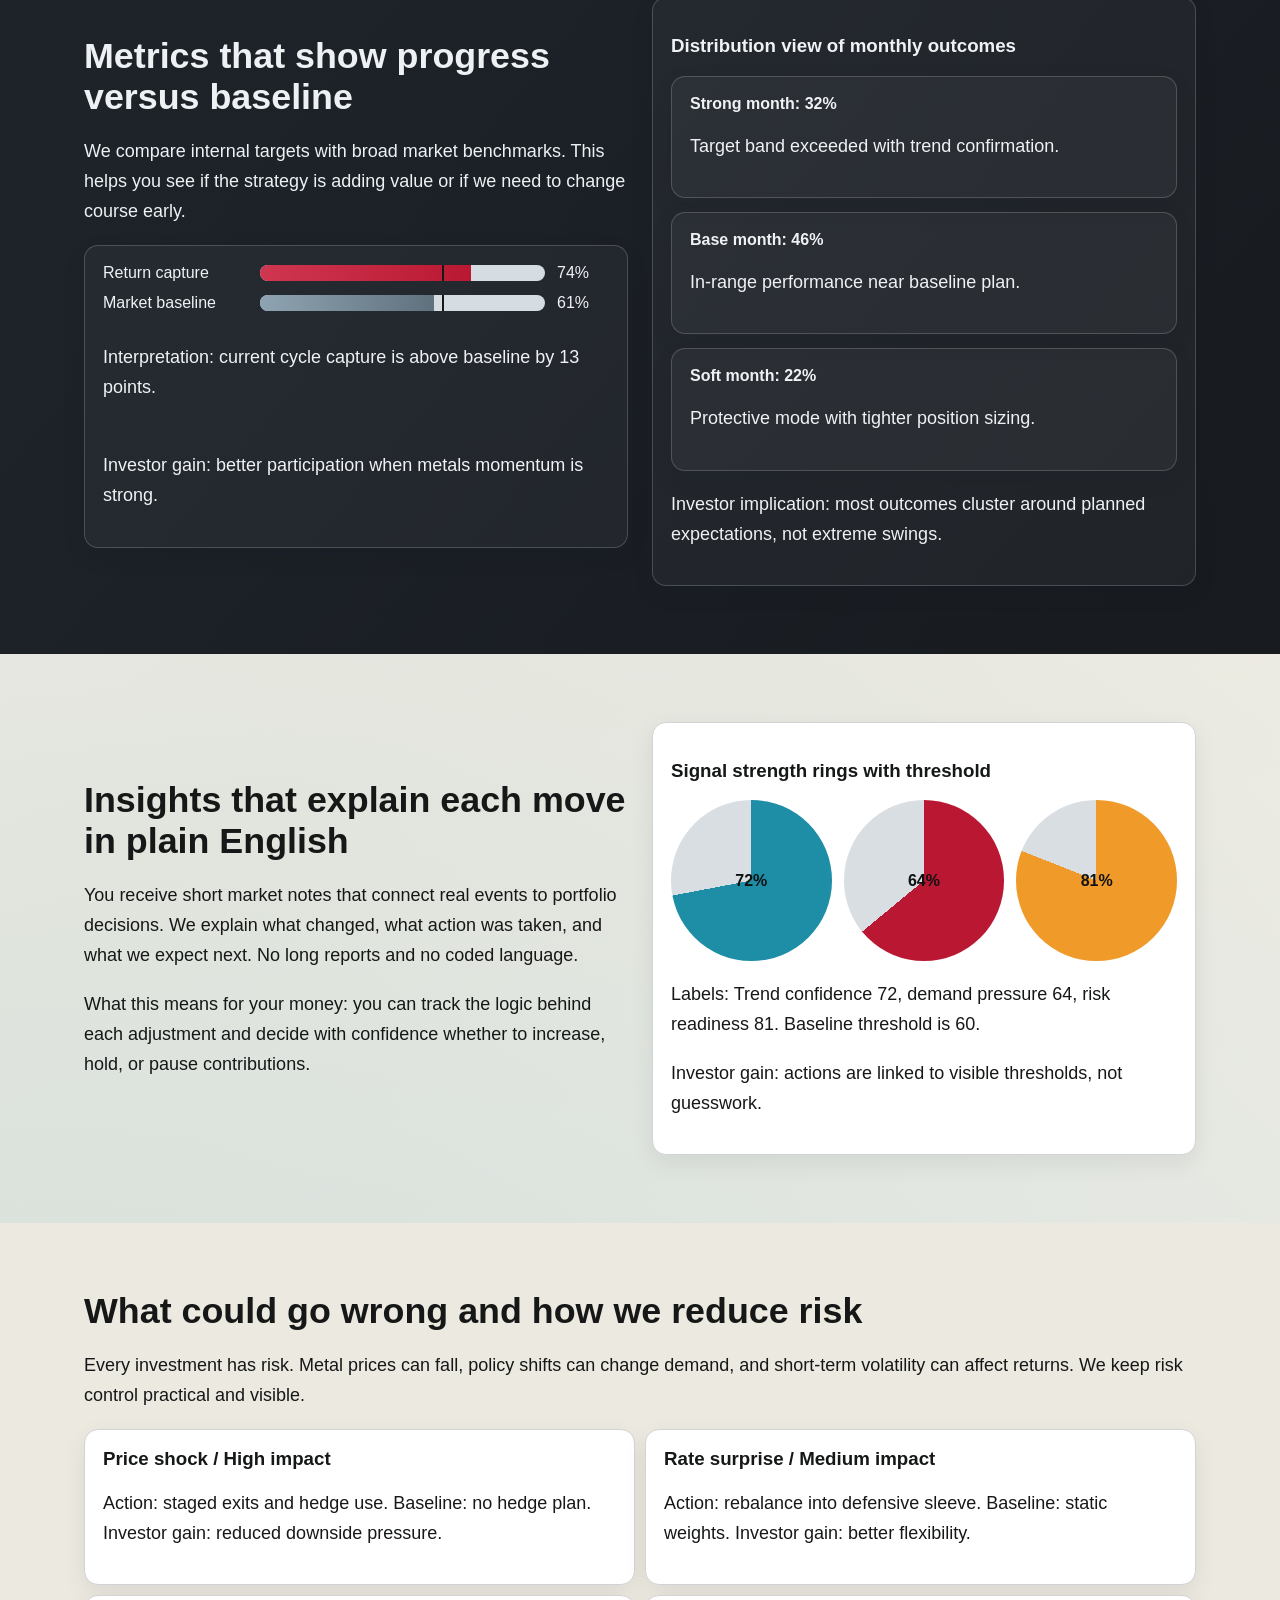
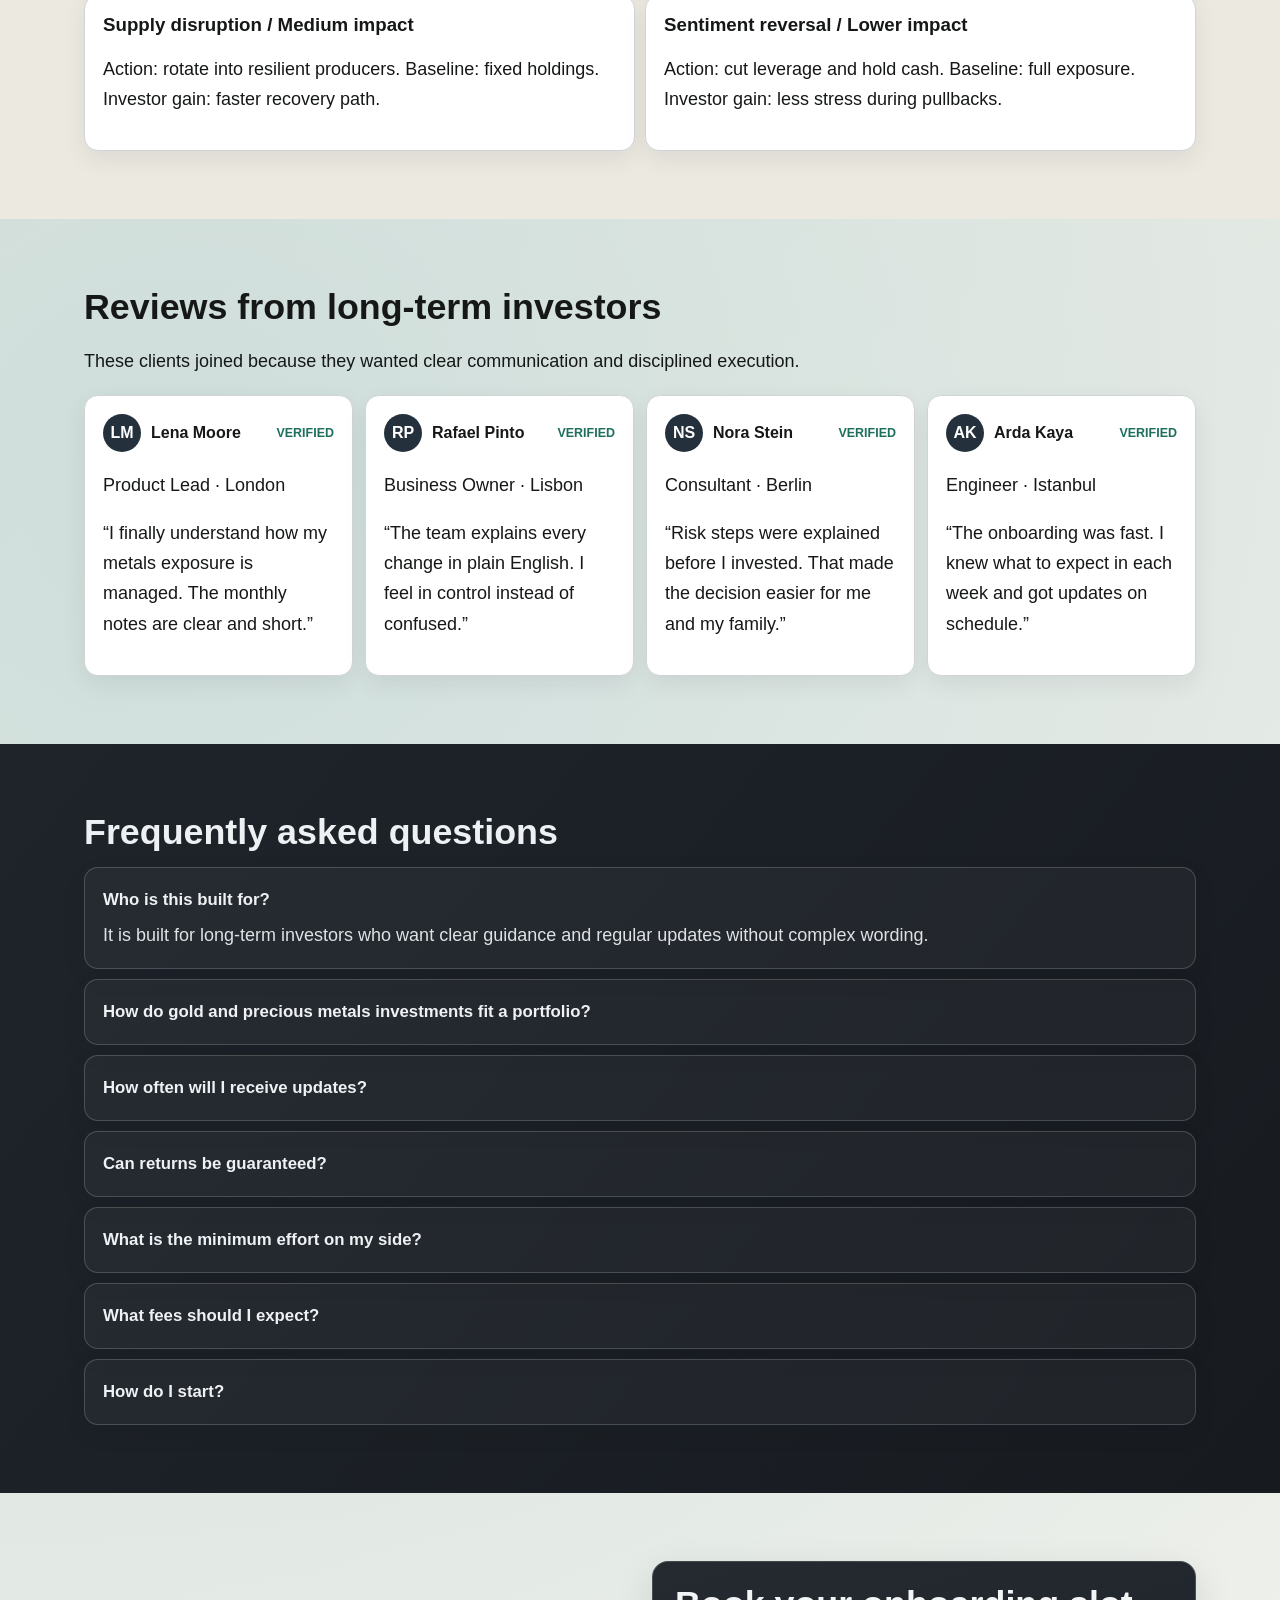
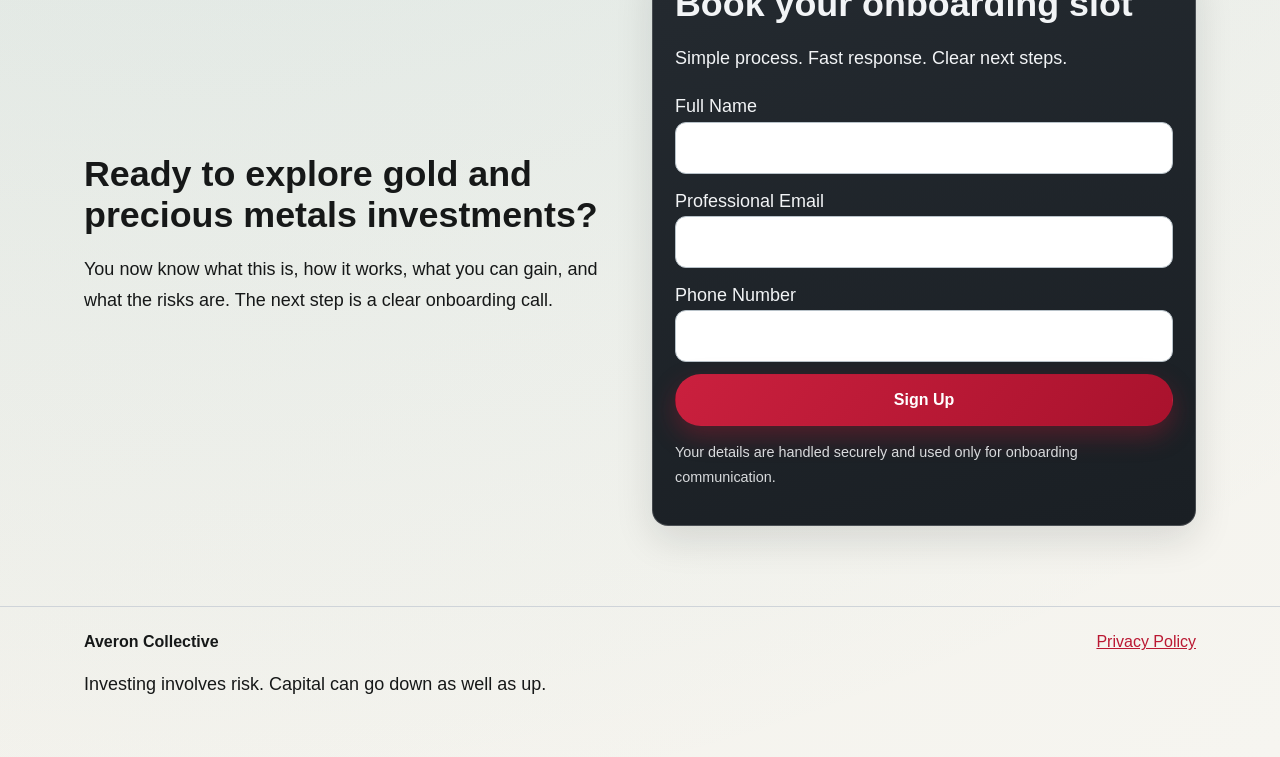
<file: it/index.html>
<!doctype html>
<html lang="en">
<head>
  <meta charset="utf-8" />
  <meta name="viewport" content="width=device-width, initial-scale=1" />
  <title>Averon Collective IT | Gold & Precious Metals Strategy</title>
  <meta name="description" content="Review the Italiano route of Averon Collective with clear English explanations of gold and precious metals investing for private investors." />
  <link rel="canonical" href="https://averoncollective.com/it/index.html" />
  <link rel="alternate" hreflang="en" href="https://averoncollective.com/index.html" />
  <link rel="alternate" hreflang="de" href="https://averoncollective.com/de/index.html" />
  <link rel="alternate" hreflang="fr" href="https://averoncollective.com/fr/index.html" />
  <link rel="alternate" hreflang="es" href="https://averoncollective.com/es/index.html" />
  <link rel="alternate" hreflang="it" href="https://averoncollective.com/it/index.html" />
  <link rel="alternate" hreflang="tr" href="https://averoncollective.com/tr/index.html" />
  <link rel="alternate" hreflang="pt" href="https://averoncollective.com/pt/index.html" />
  <link rel="alternate" hreflang="ja" href="https://averoncollective.com/jp/index.html" />
  <link rel="alternate" hreflang="sk" href="https://averoncollective.com/sk/index.html" />
  <link rel="alternate" hreflang="nl-BE" href="https://averoncollective.com/be/index.html" />
  <meta property="og:title" content="Averon Collective IT | Gold & Precious Metals Strategy" />
  <meta property="og:description" content="Review the Italiano route of Averon Collective with clear English explanations of gold and precious metals investing for private investors." />
  <meta property="og:type" content="website" />
  <meta property="og:url" content="https://averoncollective.com/it/index.html" />
  <meta name="twitter:card" content="summary_large_image" />
  <meta name="twitter:title" content="Averon Collective IT | Gold & Precious Metals Strategy" />
  <meta name="twitter:description" content="Review the Italiano route of Averon Collective with clear English explanations of gold and precious metals investing for private investors." />
  <link rel="stylesheet" href="../assets/style.css" />
  <script defer src="../assets/app.js"></script>
</head>
<body>
<div class="mesh" aria-hidden="true"></div>
<header class="site-header">
  <div class="container header-row">
    <div class="brand">Averon Collective</div>
    <nav class="main-nav" aria-label="Primary">
      <a href="#market">Why Now</a><a href="#model">Model</a><a href="#process">Process</a><a href="#risk">Risk</a><a href="#faq">FAQ</a>
    </nav>
    <div class="header-right">
      <div class="lang" data-lang>
        <button class="lang-trigger" aria-expanded="false">Italiano</button>
        <div class="lang-menu" role="menu">
<a href="../index.html"><svg class="flag" viewBox="0 0 18 12"><rect width="18" height="12" fill="#012169"/><path d="M0,0 18,12 M18,0 0,12" stroke="#fff" stroke-width="2"/><path d="M0,0 18,12 M18,0 0,12" stroke="#C8102E" stroke-width="1"/><rect x="7" width="4" height="12" fill="#fff"/><rect y="4" width="18" height="4" fill="#fff"/><rect x="8" width="2" height="12" fill="#C8102E"/><rect y="5" width="18" height="2" fill="#C8102E"/></svg>English</a>
<a href="../de/index.html"><svg class="flag" viewBox="0 0 18 12"><rect width="18" height="4" y="0" fill="#000"/><rect width="18" height="4" y="4" fill="#DD0000"/><rect width="18" height="4" y="8" fill="#FFCE00"/></svg>Deutsch</a>
<a href="../fr/index.html"><svg class="flag" viewBox="0 0 18 12"><rect width="6" height="12" fill="#0055A4"/><rect x="6" width="6" height="12" fill="#fff"/><rect x="12" width="6" height="12" fill="#EF4135"/></svg>Français</a>
<a href="../es/index.html"><svg class="flag" viewBox="0 0 18 12"><rect width="18" height="12" fill="#AA151B"/><rect y="3" width="18" height="6" fill="#F1BF00"/></svg>Español</a>
<a href="../it/index.html"><svg class="flag" viewBox="0 0 18 12"><rect width="6" height="12" fill="#009246"/><rect x="6" width="6" height="12" fill="#fff"/><rect x="12" width="6" height="12" fill="#CE2B37"/></svg>Italiano</a>
<a href="../tr/index.html"><svg class="flag" viewBox="0 0 18 12"><rect width="18" height="12" fill="#E30A17"/><circle cx="7" cy="6" r="3.2" fill="#fff"/><circle cx="7.8" cy="6" r="2.6" fill="#E30A17"/><polygon points="10.8,6 12.7,5.3 12.1,7.1 13.4,8.3 11.5,8.3 10.8,10 10.2,8.3 8.3,8.3 9.6,7.1 9,5.3" fill="#fff"/></svg>Türkçe</a>
<a href="../pt/index.html"><svg class="flag" viewBox="0 0 18 12"><rect width="7" height="12" fill="#006600"/><rect x="7" width="11" height="12" fill="#FF0000"/></svg>Português</a>
<a href="../jp/index.html"><svg class="flag" viewBox="0 0 18 12"><rect width="18" height="12" fill="#fff"/><circle cx="9" cy="6" r="3" fill="#BC002D"/></svg>日本語</a>
<a href="../sk/index.html"><svg class="flag" viewBox="0 0 18 12"><rect width="18" height="4" fill="#fff"/><rect y="4" width="18" height="4" fill="#0B4EA2"/><rect y="8" width="18" height="4" fill="#EE1C25"/></svg>Slovenčina</a>
<a href="../be/index.html"><svg class="flag" viewBox="0 0 18 12"><rect width="6" height="12" fill="#000"/><rect x="6" width="6" height="12" fill="#FDDA24"/><rect x="12" width="6" height="12" fill="#EF3340"/></svg>Belgium</a>
        </div>
      </div>
      <a class="btn" href="#lead">Sign Up</a>
      <button class="burger" aria-label="Open menu">☰</button>
    </div>
  </div>
</header>

<div class="drawer-backdrop"></div>
<aside class="drawer" aria-label="Mobile menu">
  <button class="drawer-close btn" style="max-width:120px;">Close</button>
  <nav style="display:grid;gap:12px;align-content:start;">
    <a href="#market">Why Now</a><a href="#model">Model</a><a href="#process">Process</a><a href="#risk">Risk</a><a href="#faq">FAQ</a>
    <div class="lang" data-lang>
      <button class="lang-trigger">Italiano</button>
      <div class="lang-menu">
<a href="../index.html"><svg class="flag" viewBox="0 0 18 12"><rect width="18" height="12" fill="#012169"/><path d="M0,0 18,12 M18,0 0,12" stroke="#fff" stroke-width="2"/><path d="M0,0 18,12 M18,0 0,12" stroke="#C8102E" stroke-width="1"/><rect x="7" width="4" height="12" fill="#fff"/><rect y="4" width="18" height="4" fill="#fff"/><rect x="8" width="2" height="12" fill="#C8102E"/><rect y="5" width="18" height="2" fill="#C8102E"/></svg>English</a>
<a href="../de/index.html"><svg class="flag" viewBox="0 0 18 12"><rect width="18" height="4" y="0" fill="#000"/><rect width="18" height="4" y="4" fill="#DD0000"/><rect width="18" height="4" y="8" fill="#FFCE00"/></svg>Deutsch</a>
<a href="../fr/index.html"><svg class="flag" viewBox="0 0 18 12"><rect width="6" height="12" fill="#0055A4"/><rect x="6" width="6" height="12" fill="#fff"/><rect x="12" width="6" height="12" fill="#EF4135"/></svg>Français</a>
<a href="../es/index.html"><svg class="flag" viewBox="0 0 18 12"><rect width="18" height="12" fill="#AA151B"/><rect y="3" width="18" height="6" fill="#F1BF00"/></svg>Español</a>
<a href="../it/index.html"><svg class="flag" viewBox="0 0 18 12"><rect width="6" height="12" fill="#009246"/><rect x="6" width="6" height="12" fill="#fff"/><rect x="12" width="6" height="12" fill="#CE2B37"/></svg>Italiano</a>
<a href="../tr/index.html"><svg class="flag" viewBox="0 0 18 12"><rect width="18" height="12" fill="#E30A17"/><circle cx="7" cy="6" r="3.2" fill="#fff"/><circle cx="7.8" cy="6" r="2.6" fill="#E30A17"/><polygon points="10.8,6 12.7,5.3 12.1,7.1 13.4,8.3 11.5,8.3 10.8,10 10.2,8.3 8.3,8.3 9.6,7.1 9,5.3" fill="#fff"/></svg>Türkçe</a>
<a href="../pt/index.html"><svg class="flag" viewBox="0 0 18 12"><rect width="7" height="12" fill="#006600"/><rect x="7" width="11" height="12" fill="#FF0000"/></svg>Português</a>
<a href="../jp/index.html"><svg class="flag" viewBox="0 0 18 12"><rect width="18" height="12" fill="#fff"/><circle cx="9" cy="6" r="3" fill="#BC002D"/></svg>日本語</a>
<a href="../sk/index.html"><svg class="flag" viewBox="0 0 18 12"><rect width="18" height="4" fill="#fff"/><rect y="4" width="18" height="4" fill="#0B4EA2"/><rect y="8" width="18" height="4" fill="#EE1C25"/></svg>Slovenčina</a>
<a href="../be/index.html"><svg class="flag" viewBox="0 0 18 12"><rect width="6" height="12" fill="#000"/><rect x="6" width="6" height="12" fill="#FDDA24"/><rect x="12" width="6" height="12" fill="#EF3340"/></svg>Belgium</a></div>
    </div>
  </nav>
  <a class="btn" href="#lead">Sign Up</a>
</aside>

<main>
  <section class="hero section">
    <div class="container hero-grid">
      <div class="hero-copy" data-animate>
        <p class="eyebrow">Gold & Precious Metals Investments</p>
        <h1>Gold and precious metals investments with clear steps and real investor visibility</h1>
        <p>Averon Collective helps private investors enter gold and precious metals investments with a process that is easy to follow. You get clear reporting, regular updates, and direct support so you know what is happening with your money and why each move is made.</p>
        <div class="perf-panel">
          <p class="perf-head">Historical outcome range during favorable periods</p>
          <div class="perf-grid">
            <div><p class="big-num">8–15%</p><p class="muted">Monthly range</p></div>
            <div><p class="big-num">80–200%</p><p class="muted">Annual range</p></div>
          </div>
          <p class="micro">Returns depend on market conditions. Not guaranteed.</p>
        </div>
      </div>
      <div class="hero-form-wrap" id="lead" data-animate>
        <h2>Start with a guided call</h2>
        <p>See if this investment path matches your goals and timeline.</p>
        <form>
          <label>Full Name<input aria-label="Full Name" type="text" required></label>
          <label>Professional Email<input aria-label="Professional Email" type="email" required></label>
          <label>Phone Number<input aria-label="Phone Number" type="tel" required></label>
          <button class="btn" type="submit">Sign Up</button>
        </form>
        <p class="small-note">We reply in one business day. No pressure, no complex terms.</p>
      </div>
    </div>
  </section>

  <section class="strip-dark">
    <div class="container kpi-grid" data-animate>
      <article class="kpi"><strong>24h</strong><span>Average response time to new investor leads</span></article>
      <article class="kpi"><strong>4</strong><span>Risk screens before every position change</span></article>
      <article class="kpi"><strong>12</strong><span>Monthly market checks across metals drivers</span></article>
      <article class="kpi"><strong>100%</strong><span>Portfolio updates delivered in plain English</span></article>
    </div>
  </section>

  <section class="section alt" id="market">
    <div class="container two-col" data-animate>
      <div>
        <h2>Why gold and precious metals investments matter now</h2>
        <p>Markets move fast when inflation, rates, and global tension shift at the same time. Gold and precious metals investments can help balance a portfolio during those periods. Metals often move on different drivers than growth stocks, so they can add a different return path.</p>
        <p>Here is what this means for you: you are not relying on one asset class only. You get a chance to protect part of your capital while still targeting growth in strong commodity cycles.</p>
      </div>
      <div class="visual">
        <h3>Allocation composition with baseline</h3>
        <div class="stack-bar"><div class="seg1"></div><div class="seg2"></div><div class="seg3"></div><div class="seg4"></div></div>
        <div class="legend"><span>Gold Core 34% (baseline 30%)</span><span>Silver Growth 28% (baseline 25%)</span><span>Royalty Layer 22% (baseline 20%)</span><span>Cash Buffer 16% (baseline 25%)</span></div>
        <p>Investor gain: this mix seeks growth while keeping a cash reserve for volatile weeks.</p>
      </div>
    </div>
  </section>

  <section class="section" id="model">
    <div class="container two-col" data-animate>
      <div class="visual">
        <h3>How the model works in practice</h3>
        <div class="cards">
          <article class="card"><strong>1. Source</strong><p>We track producer output, rates, and demand shifts each week.</p></article>
          <article class="card"><strong>2. Score</strong><p>Every idea gets a score against a baseline return and downside limit.</p></article>
          <article class="card"><strong>3. Build</strong><p>Positions are sized to avoid overexposure to one metal move.</p></article>
          <article class="card"><strong>4. Review</strong><p>We adjust quickly if trend or risk markers break preset bands.</p></article>
        </div>
        <p>Investor gain: you get a repeatable process instead of emotional decision making.</p>
      </div>
      <div>
        <h2>What this investment is and what you get</h2>
        <p>This is a guided portfolio strategy focused on gold and precious metals investments. It combines direct exposure, selective growth positions, and a cash reserve sleeve that helps absorb stress weeks. You receive plain-English updates, clear targets, and a direct path to ask questions before and after you join.</p>
        <p>Outcome example: if metals trend higher while risk controls hold, you can benefit from growth potential while limiting single-event damage.</p>
      </div>
    </div>
  </section>

  <section class="section alt" id="process">
    <div class="container" data-animate>
      <h2>Process timeline from first call to active portfolio</h2>
      <p>Here is how you can participate. Each step has a practical output so you know what comes next.</p>
      <div class="timeline cards">
        <article class="timeline-item"><h3>Week 1 · Fit Review</h3><p>We map your timeline, risk comfort, and target outcome. Baseline: existing portfolio profile. Investor gain: clear entry map.</p></article>
        <article class="timeline-item"><h3>Week 2 · Plan Setup</h3><p>You receive a simple plan with scenario ranges and expected review cadence. Baseline: neutral metals cycle. Investor gain: no hidden structure.</p></article>
        <article class="timeline-item"><h3>Week 3 · Portfolio Launch</h3><p>Capital is deployed in staged orders to reduce timing risk. Baseline: single-entry method. Investor gain: smoother start.</p></article>
        <article class="timeline-item"><h3>Ongoing · Monthly Review</h3><p>You get performance notes, risk notes, and next-step actions. Baseline: no-report alternative. Investor gain: consistent clarity.</p></article>
      </div>
    </div>
  </section>

  <section class="section dark-sec" id="metrics">
    <div class="container two-col" data-animate>
      <div>
        <h2>Metrics that show progress versus baseline</h2>
        <p>We compare internal targets with broad market benchmarks. This helps you see if the strategy is adding value or if we need to change course early.</p>
        <div class="comp-chart visual">
          <div class="row"><span>Return capture</span><div class="bar"><div class="fill-a" style="width:74%"></div><div class="marker"></div></div><span>74%</span></div>
          <div class="row"><span>Market baseline</span><div class="bar"><div class="fill-b" style="width:61%"></div><div class="marker"></div></div><span>61%</span></div>
          <p>Interpretation: current cycle capture is above baseline by 13 points.</p>
          <p>Investor gain: better participation when metals momentum is strong.</p>
        </div>
      </div>
      <div class="visual">
        <h3>Distribution view of monthly outcomes</h3>
        <div class="cards">
          <article class="card"><strong>Strong month: 32%</strong><p>Target band exceeded with trend confirmation.</p></article>
          <article class="card"><strong>Base month: 46%</strong><p>In-range performance near baseline plan.</p></article>
          <article class="card"><strong>Soft month: 22%</strong><p>Protective mode with tighter position sizing.</p></article>
        </div>
        <p>Investor implication: most outcomes cluster around planned expectations, not extreme swings.</p>
      </div>
    </div>
  </section>

  <section class="section" id="insights">
    <div class="container two-col" data-animate>
      <div>
        <h2>Insights that explain each move in plain English</h2>
        <p>You receive short market notes that connect real events to portfolio decisions. We explain what changed, what action was taken, and what we expect next. No long reports and no coded language.</p>
        <p>What this means for your money: you can track the logic behind each adjustment and decide with confidence whether to increase, hold, or pause contributions.</p>
      </div>
      <div class="visual">
        <h3>Signal strength rings with threshold</h3>
        <div class="ring-wrap">
          <div class="ring">72%</div>
          <div class="ring">64%</div>
          <div class="ring">81%</div>
        </div>
        <p>Labels: Trend confidence 72, demand pressure 64, risk readiness 81. Baseline threshold is 60.</p>
        <p>Investor gain: actions are linked to visible thresholds, not guesswork.</p>
      </div>
    </div>
  </section>

  <section class="section alt" id="risk">
    <div class="container" data-animate>
      <h2>What could go wrong and how we reduce risk</h2>
      <p>Every investment has risk. Metal prices can fall, policy shifts can change demand, and short-term volatility can affect returns. We keep risk control practical and visible.</p>
      <div class="risk-matrix">
        <article class="risk-card"><h3>Price shock / High impact</h3><p>Action: staged exits and hedge use. Baseline: no hedge plan. Investor gain: reduced downside pressure.</p></article>
        <article class="risk-card"><h3>Rate surprise / Medium impact</h3><p>Action: rebalance into defensive sleeve. Baseline: static weights. Investor gain: better flexibility.</p></article>
        <article class="risk-card"><h3>Supply disruption / Medium impact</h3><p>Action: rotate into resilient producers. Baseline: fixed holdings. Investor gain: faster recovery path.</p></article>
        <article class="risk-card"><h3>Sentiment reversal / Lower impact</h3><p>Action: cut leverage and hold cash. Baseline: full exposure. Investor gain: less stress during pullbacks.</p></article>
      </div>
    </div>
  </section>

  <section class="section" id="reviews">
    <div class="container" data-animate>
      <h2>Reviews from long-term investors</h2>
      <p>These clients joined because they wanted clear communication and disciplined execution.</p>
      <div class="reviews">
        <article class="review"><div class="rev-head"><div class="avatar">LM</div><strong>Lena Moore</strong><span class="verified">VERIFIED</span></div><p>Product Lead · London</p><p>“I finally understand how my metals exposure is managed. The monthly notes are clear and short.”</p></article>
        <article class="review"><div class="rev-head"><div class="avatar">RP</div><strong>Rafael Pinto</strong><span class="verified">VERIFIED</span></div><p>Business Owner · Lisbon</p><p>“The team explains every change in plain English. I feel in control instead of confused.”</p></article>
        <article class="review"><div class="rev-head"><div class="avatar">NS</div><strong>Nora Stein</strong><span class="verified">VERIFIED</span></div><p>Consultant · Berlin</p><p>“Risk steps were explained before I invested. That made the decision easier for me and my family.”</p></article>
        <article class="review"><div class="rev-head"><div class="avatar">AK</div><strong>Arda Kaya</strong><span class="verified">VERIFIED</span></div><p>Engineer · Istanbul</p><p>“The onboarding was fast. I knew what to expect in each week and got updates on schedule.”</p></article>
      </div>
    </div>
  </section>

  <section class="section dark-sec" id="faq">
    <div class="container" data-animate>
      <h2>Frequently asked questions</h2>
      <div class="faq-list">
        <article class="faq-item open"><button class="faq-q">Who is this built for?</button><div class="faq-a">It is built for long-term investors who want clear guidance and regular updates without complex wording.</div></article>
        <article class="faq-item"><button class="faq-q">How do gold and precious metals investments fit a portfolio?</button><div class="faq-a">They can add a different return driver, which may help balance periods when growth assets are unstable.</div></article>
        <article class="faq-item"><button class="faq-q">How often will I receive updates?</button><div class="faq-a">You receive monthly reports and event-based updates when market conditions change quickly.</div></article>
        <article class="faq-item"><button class="faq-q">Can returns be guaranteed?</button><div class="faq-a">No. Returns depend on market conditions and can be lower or higher than reference ranges.</div></article>
        <article class="faq-item"><button class="faq-q">What is the minimum effort on my side?</button><div class="faq-a">After onboarding, most investors spend 15 to 20 minutes per monthly update and review call.</div></article>
        <article class="faq-item"><button class="faq-q">What fees should I expect?</button><div class="faq-a">Fees are shared in your onboarding plan with clear numbers before any decision is made.</div></article>
        <article class="faq-item"><button class="faq-q">How do I start?</button><div class="faq-a">Submit the form, take the intro call, review your plan, and decide if you want to proceed.</div></article>
      </div>
    </div>
  </section>

  <section class="section final-cta">
    <div class="container two-col" data-animate>
      <div>
        <h2>Ready to explore gold and precious metals investments?</h2>
        <p>You now know what this is, how it works, what you can gain, and what the risks are. The next step is a clear onboarding call.</p>
      </div>
      <div class="hero-form-wrap">
        <h2>Book your onboarding slot</h2>
        <p>Simple process. Fast response. Clear next steps.</p>
        <form>
          <label>Full Name<input aria-label="Full Name final" type="text" required></label>
          <label>Professional Email<input aria-label="Professional Email final" type="email" required></label>
          <label>Phone Number<input aria-label="Phone Number final" type="tel" required></label>
          <button class="btn" type="submit">Sign Up</button>
        </form>
        <p class="small-note">Your details are handled securely and used only for onboarding communication.</p>
      </div>
    </div>
  </section>
</main>

<footer class="footer">
  <div class="container footer-row">
    <div>
      <strong>Averon Collective</strong>
      <p class="footer-note">Investing involves risk. Capital can go down as well as up.</p>
    </div>
    <a href="#" data-open-privacy>Privacy Policy</a>
  </div>
</footer>

<div class="modal-backdrop" role="dialog" aria-modal="true" aria-label="Privacy Policy">
  <div class="modal">
    <div class="modal-top"><h2>Privacy Policy</h2><button class="modal-x" data-close-privacy aria-label="Close">×</button></div>
    <p><strong>Introduction:</strong> We respect your privacy and explain clearly how we use your data.</p>
    <p><strong>Data collection:</strong> We collect name, email, phone number, and communication history when you sign up.</p>
    <p><strong>Legal basis:</strong> We process data to answer your request, provide onboarding details, and meet legal obligations.</p>
    <p><strong>Cookies:</strong> Basic cookies help site function and measure visits. You can control cookies in your browser.</p>
    <p><strong>Retention:</strong> We keep personal data only as long as needed for service and legal record requirements.</p>
    <p><strong>Third-party sharing:</strong> We share limited data with trusted service providers for hosting, messaging, and analytics.</p>
    <p><strong>Security:</strong> We use encryption, access limits, and regular checks to protect your information.</p>
    <p><strong>User rights:</strong> You can request access, correction, deletion, or export of your personal data at any time.</p>
    <p><strong>International transfers:</strong> Some providers may process data outside your country with contractual safeguards.</p>
    <p><strong>Industry risk disclosure:</strong> Investment communication includes market risk discussion and no guaranteed return promise.</p>
    <p><strong>Contact:</strong> Email privacy@averoncollective.com for any privacy request.</p>
    <div class="modal-foot"><button class="btn" data-close-privacy>Close</button></div>
  </div>
</div>

<script type="application/ld+json">{"@context":"https://schema.org","@graph":[{"@type":"Organization","name":"Averon Collective","url":"https://averoncollective.com","email":"info@averoncollective.com"},{"@type":"WebSite","name":"Averon Collective","url":"https://averoncollective.com"},{"@type":"FAQPage","mainEntity":[{"@type":"Question","name":"Who is this built for?","acceptedAnswer":{"@type":"Answer","text":"Long-term private investors who want clear guidance and regular updates."}},{"@type":"Question","name":"Can returns be guaranteed?","acceptedAnswer":{"@type":"Answer","text":"No. Returns depend on market conditions and are not guaranteed."}}]},{"@type":"Review","author":{"@type":"Person","name":"Lena Moore"},"reviewBody":"I finally understand how my metals exposure is managed.","itemReviewed":{"@type":"Service","name":"Averon Collective Investor Program"}}]}</script>
</body>
</html>
</file>
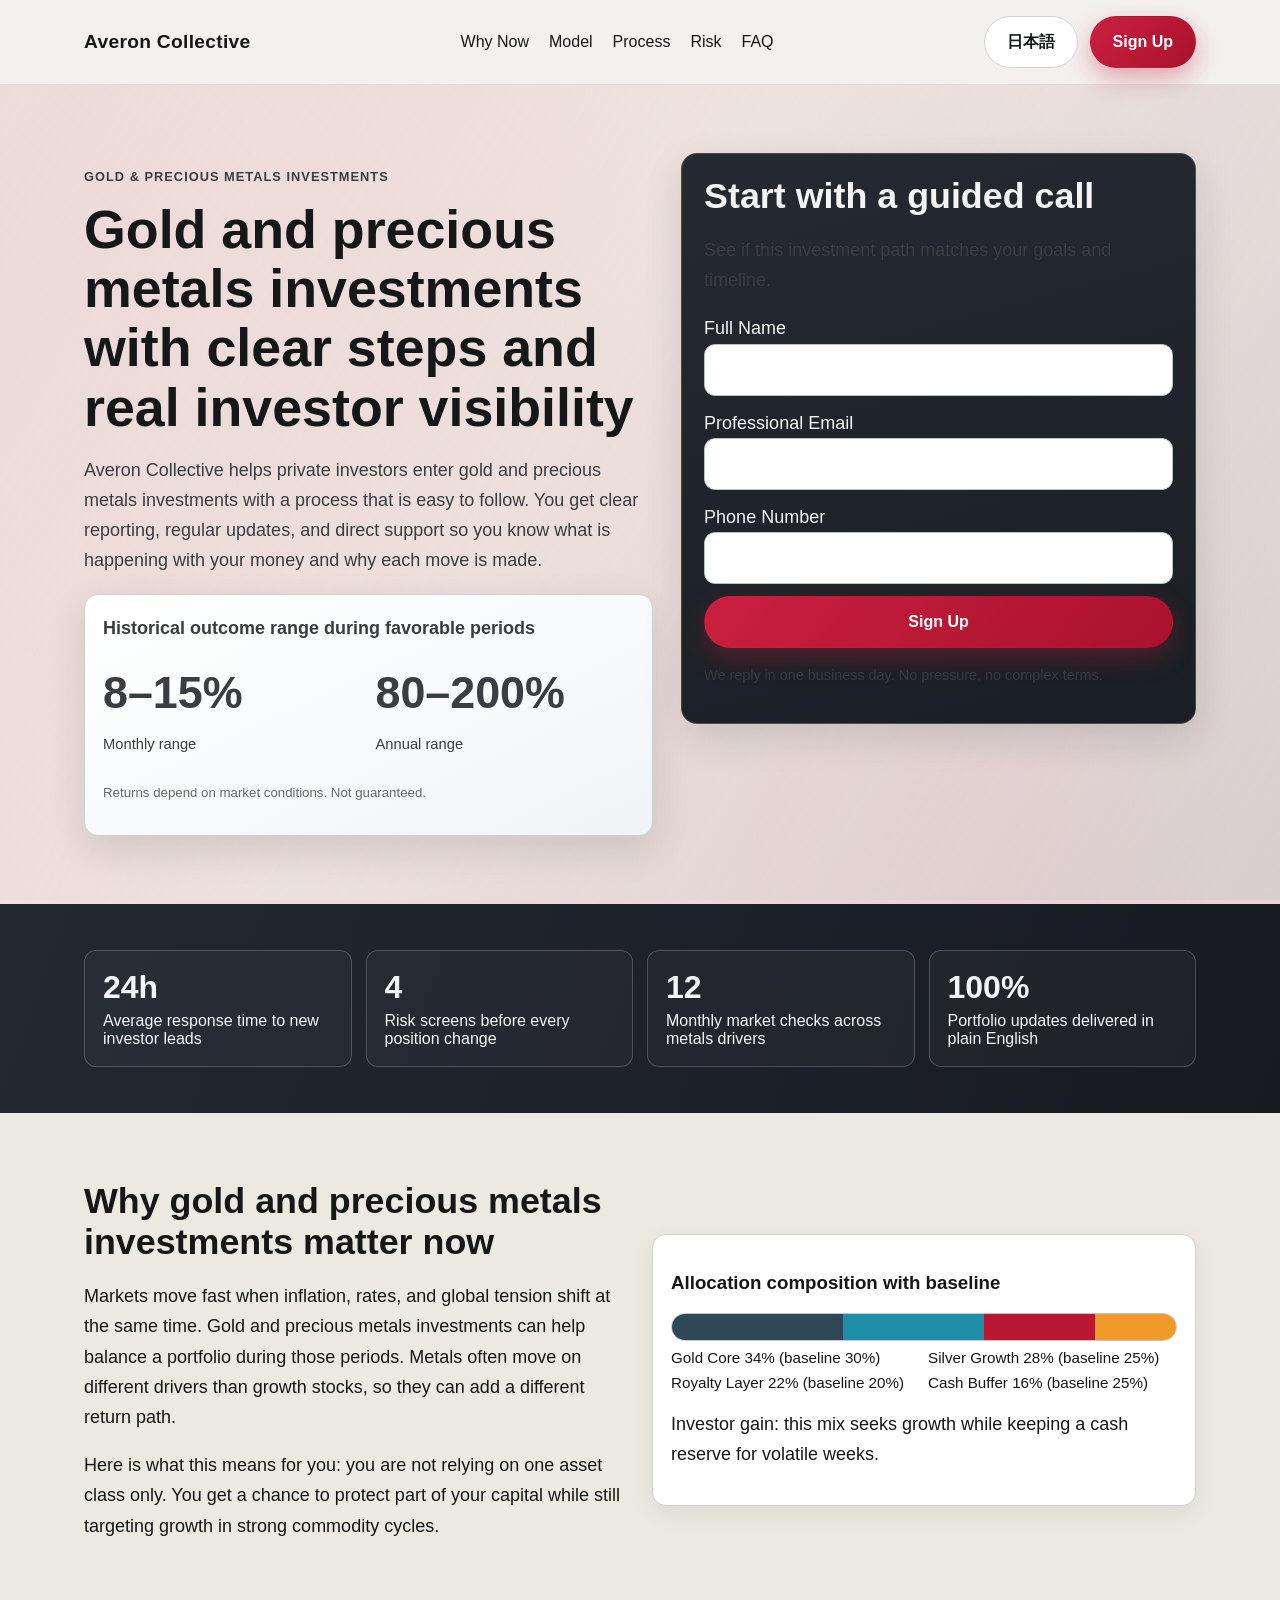
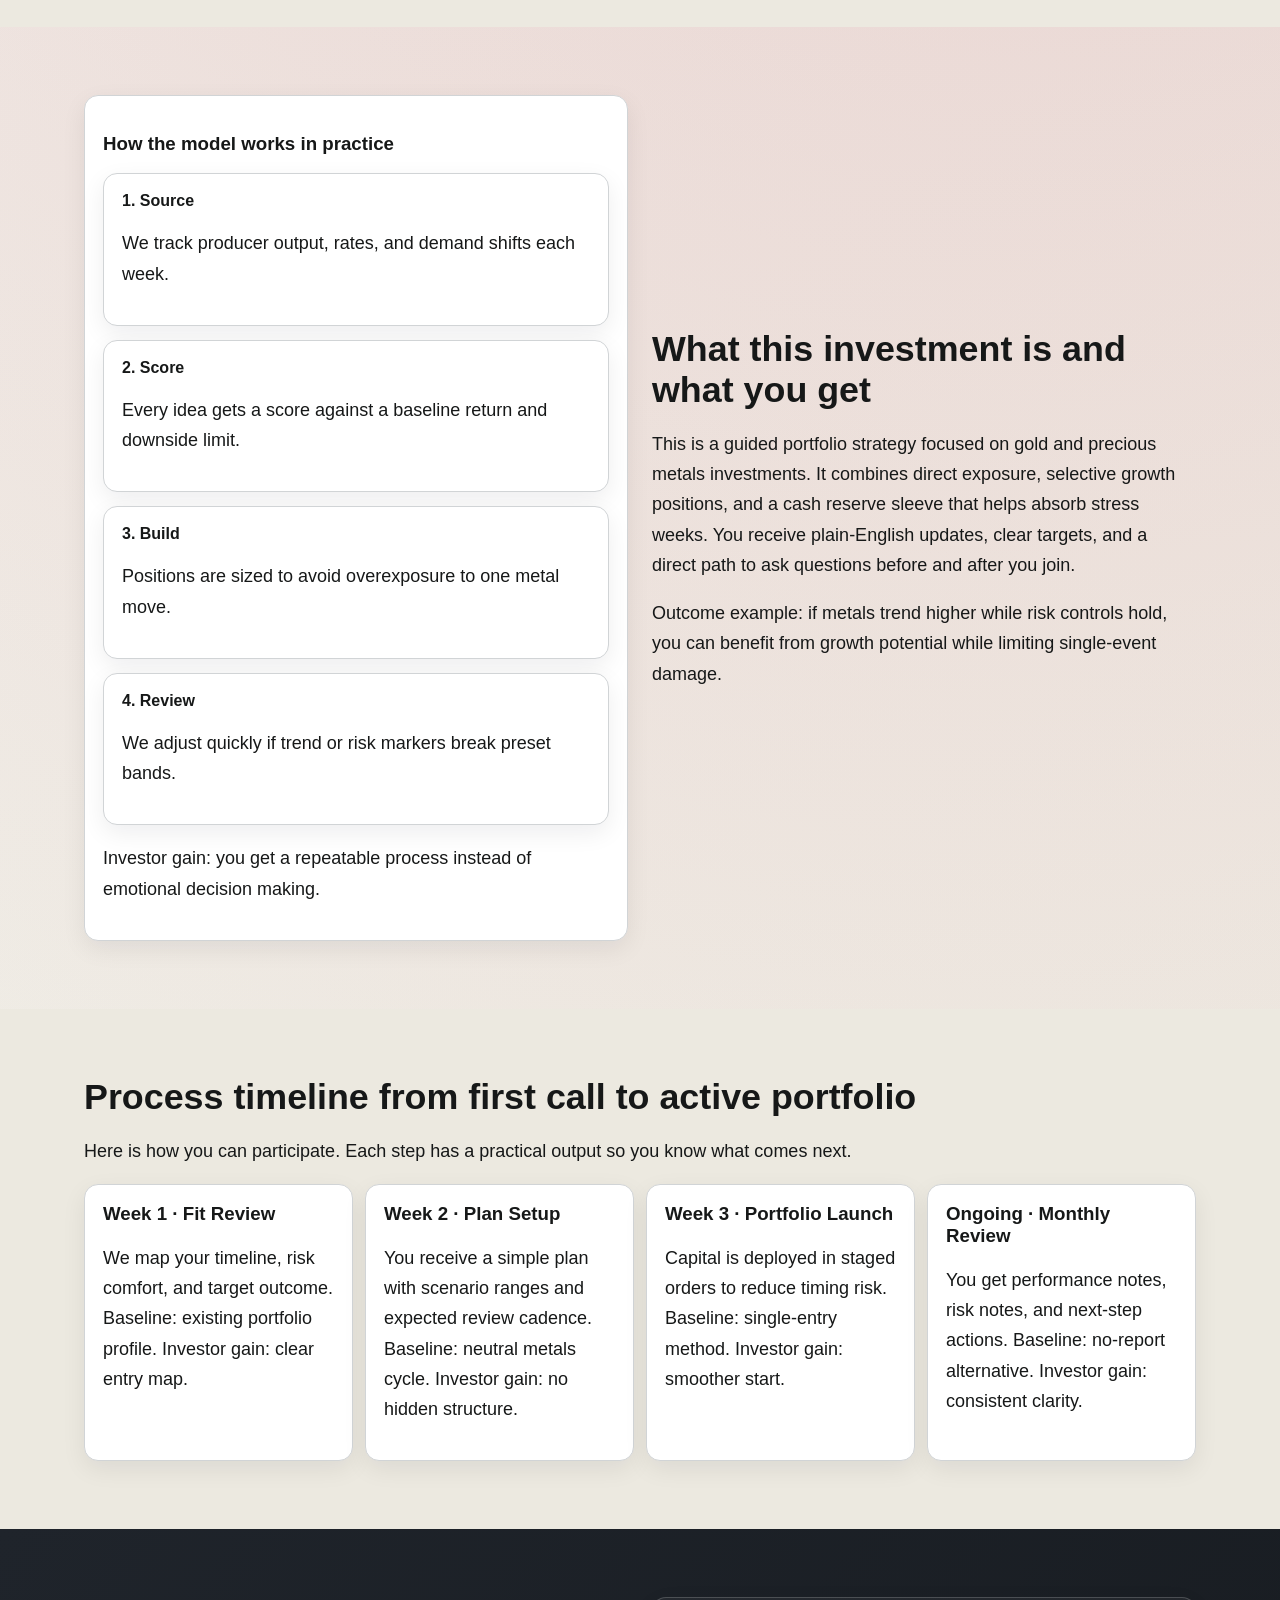
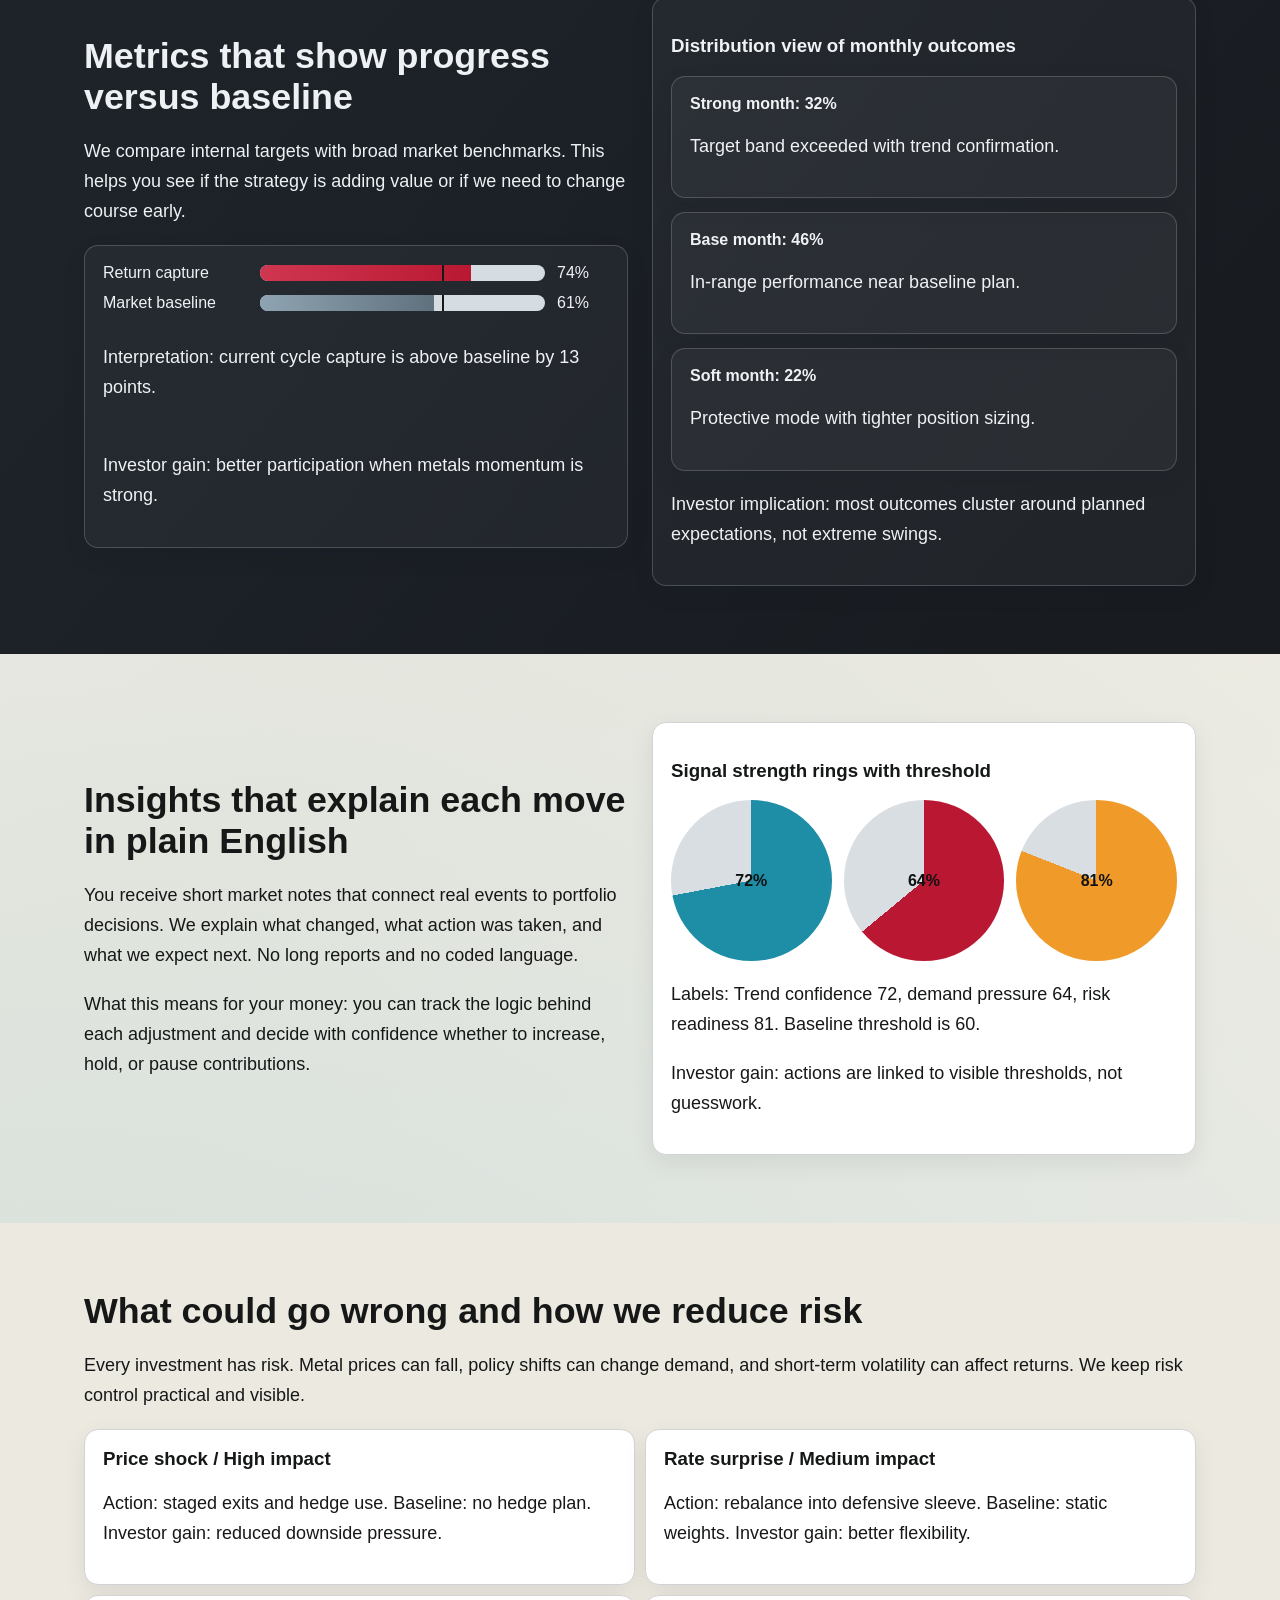
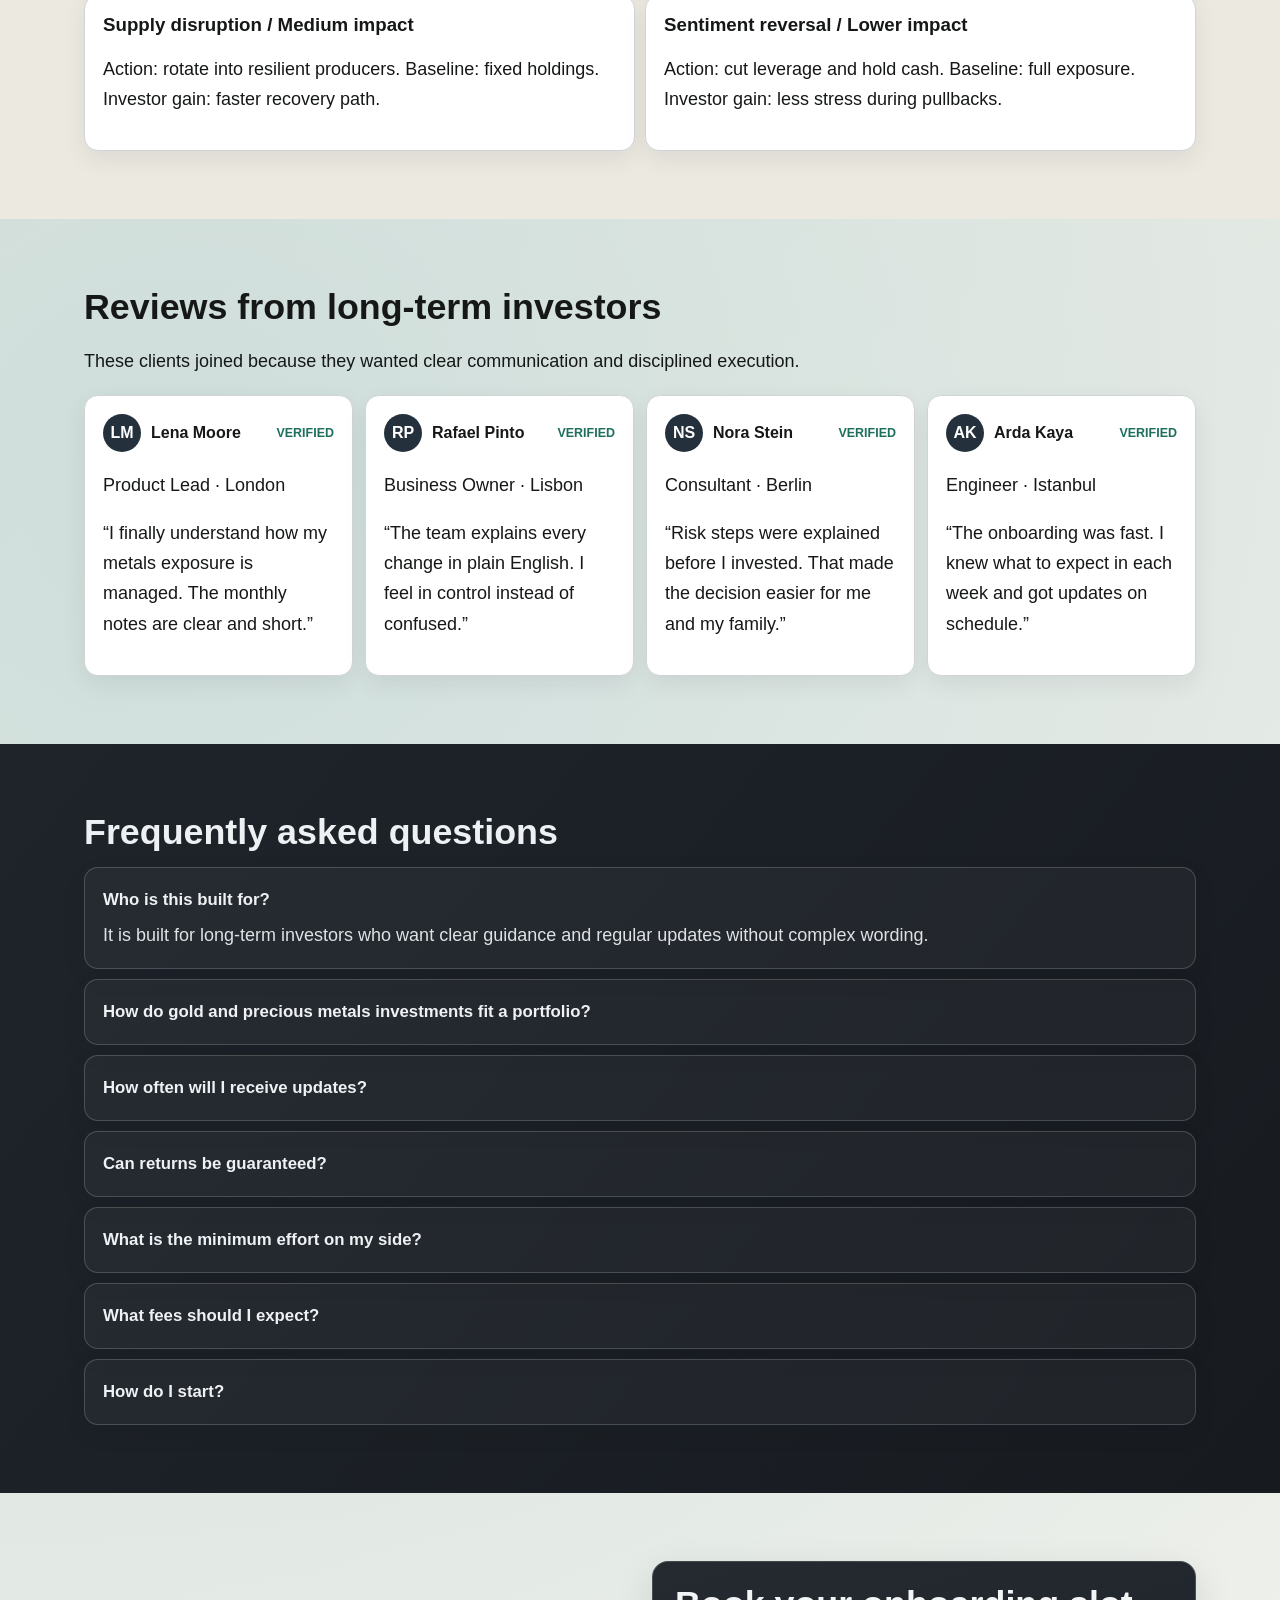
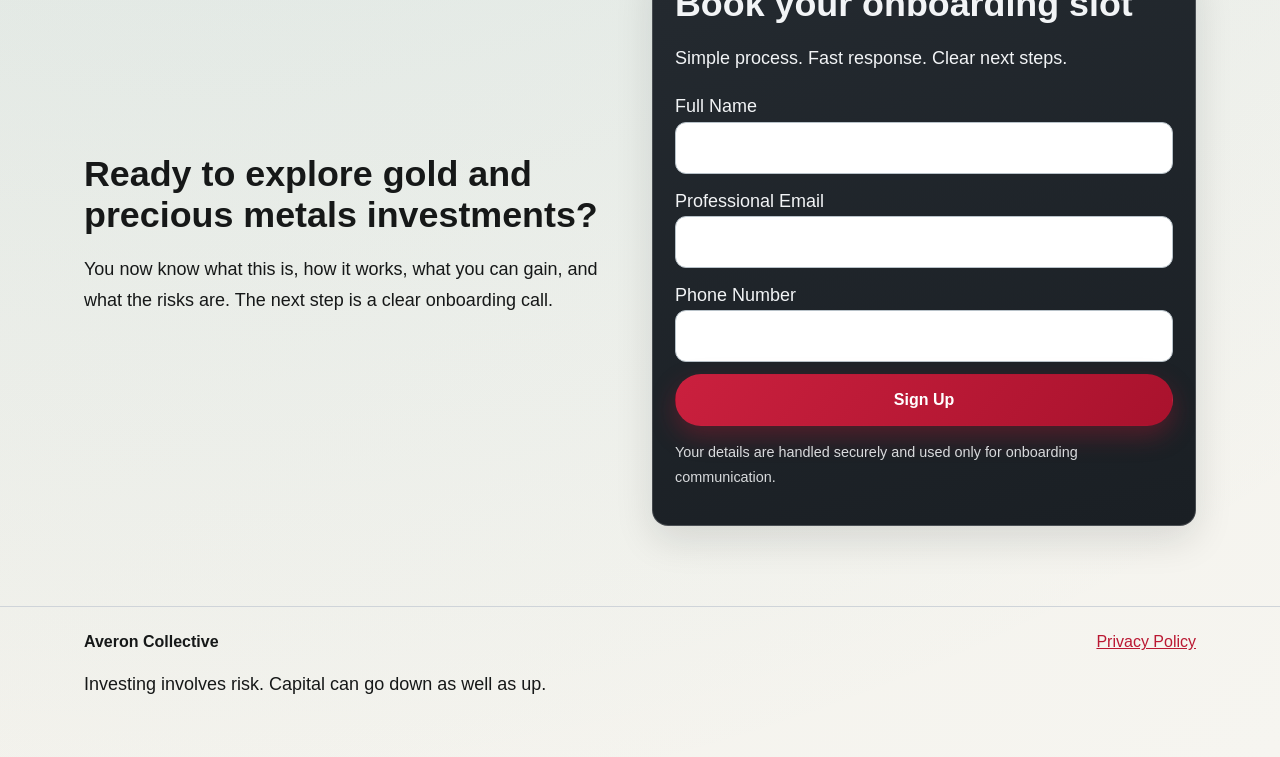
<file: jp/index.html>
<!doctype html>
<html lang="en">
<head>
  <meta charset="utf-8" />
  <meta name="viewport" content="width=device-width, initial-scale=1" />
  <title>Averon Collective JP | Gold & Precious Metals Portfolio Approach</title>
  <meta name="description" content="Read the 日本語 route of Averon Collective in simple English and learn how gold and precious metals investments are structured and managed." />
  <link rel="canonical" href="https://averoncollective.com/jp/index.html" />
  <link rel="alternate" hreflang="en" href="https://averoncollective.com/index.html" />
  <link rel="alternate" hreflang="de" href="https://averoncollective.com/de/index.html" />
  <link rel="alternate" hreflang="fr" href="https://averoncollective.com/fr/index.html" />
  <link rel="alternate" hreflang="es" href="https://averoncollective.com/es/index.html" />
  <link rel="alternate" hreflang="it" href="https://averoncollective.com/it/index.html" />
  <link rel="alternate" hreflang="tr" href="https://averoncollective.com/tr/index.html" />
  <link rel="alternate" hreflang="pt" href="https://averoncollective.com/pt/index.html" />
  <link rel="alternate" hreflang="ja" href="https://averoncollective.com/jp/index.html" />
  <link rel="alternate" hreflang="sk" href="https://averoncollective.com/sk/index.html" />
  <link rel="alternate" hreflang="nl-BE" href="https://averoncollective.com/be/index.html" />
  <meta property="og:title" content="Averon Collective JP | Gold & Precious Metals Portfolio Approach" />
  <meta property="og:description" content="Read the 日本語 route of Averon Collective in simple English and learn how gold and precious metals investments are structured and managed." />
  <meta property="og:type" content="website" />
  <meta property="og:url" content="https://averoncollective.com/jp/index.html" />
  <meta name="twitter:card" content="summary_large_image" />
  <meta name="twitter:title" content="Averon Collective JP | Gold & Precious Metals Portfolio Approach" />
  <meta name="twitter:description" content="Read the 日本語 route of Averon Collective in simple English and learn how gold and precious metals investments are structured and managed." />
  <link rel="stylesheet" href="../assets/style.css" />
  <script defer src="../assets/app.js"></script>
</head>
<body>
<div class="mesh" aria-hidden="true"></div>
<header class="site-header">
  <div class="container header-row">
    <div class="brand">Averon Collective</div>
    <nav class="main-nav" aria-label="Primary">
      <a href="#market">Why Now</a><a href="#model">Model</a><a href="#process">Process</a><a href="#risk">Risk</a><a href="#faq">FAQ</a>
    </nav>
    <div class="header-right">
      <div class="lang" data-lang>
        <button class="lang-trigger" aria-expanded="false">日本語</button>
        <div class="lang-menu" role="menu">
<a href="../index.html"><svg class="flag" viewBox="0 0 18 12"><rect width="18" height="12" fill="#012169"/><path d="M0,0 18,12 M18,0 0,12" stroke="#fff" stroke-width="2"/><path d="M0,0 18,12 M18,0 0,12" stroke="#C8102E" stroke-width="1"/><rect x="7" width="4" height="12" fill="#fff"/><rect y="4" width="18" height="4" fill="#fff"/><rect x="8" width="2" height="12" fill="#C8102E"/><rect y="5" width="18" height="2" fill="#C8102E"/></svg>English</a>
<a href="../de/index.html"><svg class="flag" viewBox="0 0 18 12"><rect width="18" height="4" y="0" fill="#000"/><rect width="18" height="4" y="4" fill="#DD0000"/><rect width="18" height="4" y="8" fill="#FFCE00"/></svg>Deutsch</a>
<a href="../fr/index.html"><svg class="flag" viewBox="0 0 18 12"><rect width="6" height="12" fill="#0055A4"/><rect x="6" width="6" height="12" fill="#fff"/><rect x="12" width="6" height="12" fill="#EF4135"/></svg>Français</a>
<a href="../es/index.html"><svg class="flag" viewBox="0 0 18 12"><rect width="18" height="12" fill="#AA151B"/><rect y="3" width="18" height="6" fill="#F1BF00"/></svg>Español</a>
<a href="../it/index.html"><svg class="flag" viewBox="0 0 18 12"><rect width="6" height="12" fill="#009246"/><rect x="6" width="6" height="12" fill="#fff"/><rect x="12" width="6" height="12" fill="#CE2B37"/></svg>Italiano</a>
<a href="../tr/index.html"><svg class="flag" viewBox="0 0 18 12"><rect width="18" height="12" fill="#E30A17"/><circle cx="7" cy="6" r="3.2" fill="#fff"/><circle cx="7.8" cy="6" r="2.6" fill="#E30A17"/><polygon points="10.8,6 12.7,5.3 12.1,7.1 13.4,8.3 11.5,8.3 10.8,10 10.2,8.3 8.3,8.3 9.6,7.1 9,5.3" fill="#fff"/></svg>Türkçe</a>
<a href="../pt/index.html"><svg class="flag" viewBox="0 0 18 12"><rect width="7" height="12" fill="#006600"/><rect x="7" width="11" height="12" fill="#FF0000"/></svg>Português</a>
<a href="../jp/index.html"><svg class="flag" viewBox="0 0 18 12"><rect width="18" height="12" fill="#fff"/><circle cx="9" cy="6" r="3" fill="#BC002D"/></svg>日本語</a>
<a href="../sk/index.html"><svg class="flag" viewBox="0 0 18 12"><rect width="18" height="4" fill="#fff"/><rect y="4" width="18" height="4" fill="#0B4EA2"/><rect y="8" width="18" height="4" fill="#EE1C25"/></svg>Slovenčina</a>
<a href="../be/index.html"><svg class="flag" viewBox="0 0 18 12"><rect width="6" height="12" fill="#000"/><rect x="6" width="6" height="12" fill="#FDDA24"/><rect x="12" width="6" height="12" fill="#EF3340"/></svg>Belgium</a>
        </div>
      </div>
      <a class="btn" href="#lead">Sign Up</a>
      <button class="burger" aria-label="Open menu">☰</button>
    </div>
  </div>
</header>

<div class="drawer-backdrop"></div>
<aside class="drawer" aria-label="Mobile menu">
  <button class="drawer-close btn" style="max-width:120px;">Close</button>
  <nav style="display:grid;gap:12px;align-content:start;">
    <a href="#market">Why Now</a><a href="#model">Model</a><a href="#process">Process</a><a href="#risk">Risk</a><a href="#faq">FAQ</a>
    <div class="lang" data-lang>
      <button class="lang-trigger">日本語</button>
      <div class="lang-menu">
<a href="../index.html"><svg class="flag" viewBox="0 0 18 12"><rect width="18" height="12" fill="#012169"/><path d="M0,0 18,12 M18,0 0,12" stroke="#fff" stroke-width="2"/><path d="M0,0 18,12 M18,0 0,12" stroke="#C8102E" stroke-width="1"/><rect x="7" width="4" height="12" fill="#fff"/><rect y="4" width="18" height="4" fill="#fff"/><rect x="8" width="2" height="12" fill="#C8102E"/><rect y="5" width="18" height="2" fill="#C8102E"/></svg>English</a>
<a href="../de/index.html"><svg class="flag" viewBox="0 0 18 12"><rect width="18" height="4" y="0" fill="#000"/><rect width="18" height="4" y="4" fill="#DD0000"/><rect width="18" height="4" y="8" fill="#FFCE00"/></svg>Deutsch</a>
<a href="../fr/index.html"><svg class="flag" viewBox="0 0 18 12"><rect width="6" height="12" fill="#0055A4"/><rect x="6" width="6" height="12" fill="#fff"/><rect x="12" width="6" height="12" fill="#EF4135"/></svg>Français</a>
<a href="../es/index.html"><svg class="flag" viewBox="0 0 18 12"><rect width="18" height="12" fill="#AA151B"/><rect y="3" width="18" height="6" fill="#F1BF00"/></svg>Español</a>
<a href="../it/index.html"><svg class="flag" viewBox="0 0 18 12"><rect width="6" height="12" fill="#009246"/><rect x="6" width="6" height="12" fill="#fff"/><rect x="12" width="6" height="12" fill="#CE2B37"/></svg>Italiano</a>
<a href="../tr/index.html"><svg class="flag" viewBox="0 0 18 12"><rect width="18" height="12" fill="#E30A17"/><circle cx="7" cy="6" r="3.2" fill="#fff"/><circle cx="7.8" cy="6" r="2.6" fill="#E30A17"/><polygon points="10.8,6 12.7,5.3 12.1,7.1 13.4,8.3 11.5,8.3 10.8,10 10.2,8.3 8.3,8.3 9.6,7.1 9,5.3" fill="#fff"/></svg>Türkçe</a>
<a href="../pt/index.html"><svg class="flag" viewBox="0 0 18 12"><rect width="7" height="12" fill="#006600"/><rect x="7" width="11" height="12" fill="#FF0000"/></svg>Português</a>
<a href="../jp/index.html"><svg class="flag" viewBox="0 0 18 12"><rect width="18" height="12" fill="#fff"/><circle cx="9" cy="6" r="3" fill="#BC002D"/></svg>日本語</a>
<a href="../sk/index.html"><svg class="flag" viewBox="0 0 18 12"><rect width="18" height="4" fill="#fff"/><rect y="4" width="18" height="4" fill="#0B4EA2"/><rect y="8" width="18" height="4" fill="#EE1C25"/></svg>Slovenčina</a>
<a href="../be/index.html"><svg class="flag" viewBox="0 0 18 12"><rect width="6" height="12" fill="#000"/><rect x="6" width="6" height="12" fill="#FDDA24"/><rect x="12" width="6" height="12" fill="#EF3340"/></svg>Belgium</a></div>
    </div>
  </nav>
  <a class="btn" href="#lead">Sign Up</a>
</aside>

<main>
  <section class="hero section">
    <div class="container hero-grid">
      <div class="hero-copy" data-animate>
        <p class="eyebrow">Gold & Precious Metals Investments</p>
        <h1>Gold and precious metals investments with clear steps and real investor visibility</h1>
        <p>Averon Collective helps private investors enter gold and precious metals investments with a process that is easy to follow. You get clear reporting, regular updates, and direct support so you know what is happening with your money and why each move is made.</p>
        <div class="perf-panel">
          <p class="perf-head">Historical outcome range during favorable periods</p>
          <div class="perf-grid">
            <div><p class="big-num">8–15%</p><p class="muted">Monthly range</p></div>
            <div><p class="big-num">80–200%</p><p class="muted">Annual range</p></div>
          </div>
          <p class="micro">Returns depend on market conditions. Not guaranteed.</p>
        </div>
      </div>
      <div class="hero-form-wrap" id="lead" data-animate>
        <h2>Start with a guided call</h2>
        <p>See if this investment path matches your goals and timeline.</p>
        <form>
          <label>Full Name<input aria-label="Full Name" type="text" required></label>
          <label>Professional Email<input aria-label="Professional Email" type="email" required></label>
          <label>Phone Number<input aria-label="Phone Number" type="tel" required></label>
          <button class="btn" type="submit">Sign Up</button>
        </form>
        <p class="small-note">We reply in one business day. No pressure, no complex terms.</p>
      </div>
    </div>
  </section>

  <section class="strip-dark">
    <div class="container kpi-grid" data-animate>
      <article class="kpi"><strong>24h</strong><span>Average response time to new investor leads</span></article>
      <article class="kpi"><strong>4</strong><span>Risk screens before every position change</span></article>
      <article class="kpi"><strong>12</strong><span>Monthly market checks across metals drivers</span></article>
      <article class="kpi"><strong>100%</strong><span>Portfolio updates delivered in plain English</span></article>
    </div>
  </section>

  <section class="section alt" id="market">
    <div class="container two-col" data-animate>
      <div>
        <h2>Why gold and precious metals investments matter now</h2>
        <p>Markets move fast when inflation, rates, and global tension shift at the same time. Gold and precious metals investments can help balance a portfolio during those periods. Metals often move on different drivers than growth stocks, so they can add a different return path.</p>
        <p>Here is what this means for you: you are not relying on one asset class only. You get a chance to protect part of your capital while still targeting growth in strong commodity cycles.</p>
      </div>
      <div class="visual">
        <h3>Allocation composition with baseline</h3>
        <div class="stack-bar"><div class="seg1"></div><div class="seg2"></div><div class="seg3"></div><div class="seg4"></div></div>
        <div class="legend"><span>Gold Core 34% (baseline 30%)</span><span>Silver Growth 28% (baseline 25%)</span><span>Royalty Layer 22% (baseline 20%)</span><span>Cash Buffer 16% (baseline 25%)</span></div>
        <p>Investor gain: this mix seeks growth while keeping a cash reserve for volatile weeks.</p>
      </div>
    </div>
  </section>

  <section class="section" id="model">
    <div class="container two-col" data-animate>
      <div class="visual">
        <h3>How the model works in practice</h3>
        <div class="cards">
          <article class="card"><strong>1. Source</strong><p>We track producer output, rates, and demand shifts each week.</p></article>
          <article class="card"><strong>2. Score</strong><p>Every idea gets a score against a baseline return and downside limit.</p></article>
          <article class="card"><strong>3. Build</strong><p>Positions are sized to avoid overexposure to one metal move.</p></article>
          <article class="card"><strong>4. Review</strong><p>We adjust quickly if trend or risk markers break preset bands.</p></article>
        </div>
        <p>Investor gain: you get a repeatable process instead of emotional decision making.</p>
      </div>
      <div>
        <h2>What this investment is and what you get</h2>
        <p>This is a guided portfolio strategy focused on gold and precious metals investments. It combines direct exposure, selective growth positions, and a cash reserve sleeve that helps absorb stress weeks. You receive plain-English updates, clear targets, and a direct path to ask questions before and after you join.</p>
        <p>Outcome example: if metals trend higher while risk controls hold, you can benefit from growth potential while limiting single-event damage.</p>
      </div>
    </div>
  </section>

  <section class="section alt" id="process">
    <div class="container" data-animate>
      <h2>Process timeline from first call to active portfolio</h2>
      <p>Here is how you can participate. Each step has a practical output so you know what comes next.</p>
      <div class="timeline cards">
        <article class="timeline-item"><h3>Week 1 · Fit Review</h3><p>We map your timeline, risk comfort, and target outcome. Baseline: existing portfolio profile. Investor gain: clear entry map.</p></article>
        <article class="timeline-item"><h3>Week 2 · Plan Setup</h3><p>You receive a simple plan with scenario ranges and expected review cadence. Baseline: neutral metals cycle. Investor gain: no hidden structure.</p></article>
        <article class="timeline-item"><h3>Week 3 · Portfolio Launch</h3><p>Capital is deployed in staged orders to reduce timing risk. Baseline: single-entry method. Investor gain: smoother start.</p></article>
        <article class="timeline-item"><h3>Ongoing · Monthly Review</h3><p>You get performance notes, risk notes, and next-step actions. Baseline: no-report alternative. Investor gain: consistent clarity.</p></article>
      </div>
    </div>
  </section>

  <section class="section dark-sec" id="metrics">
    <div class="container two-col" data-animate>
      <div>
        <h2>Metrics that show progress versus baseline</h2>
        <p>We compare internal targets with broad market benchmarks. This helps you see if the strategy is adding value or if we need to change course early.</p>
        <div class="comp-chart visual">
          <div class="row"><span>Return capture</span><div class="bar"><div class="fill-a" style="width:74%"></div><div class="marker"></div></div><span>74%</span></div>
          <div class="row"><span>Market baseline</span><div class="bar"><div class="fill-b" style="width:61%"></div><div class="marker"></div></div><span>61%</span></div>
          <p>Interpretation: current cycle capture is above baseline by 13 points.</p>
          <p>Investor gain: better participation when metals momentum is strong.</p>
        </div>
      </div>
      <div class="visual">
        <h3>Distribution view of monthly outcomes</h3>
        <div class="cards">
          <article class="card"><strong>Strong month: 32%</strong><p>Target band exceeded with trend confirmation.</p></article>
          <article class="card"><strong>Base month: 46%</strong><p>In-range performance near baseline plan.</p></article>
          <article class="card"><strong>Soft month: 22%</strong><p>Protective mode with tighter position sizing.</p></article>
        </div>
        <p>Investor implication: most outcomes cluster around planned expectations, not extreme swings.</p>
      </div>
    </div>
  </section>

  <section class="section" id="insights">
    <div class="container two-col" data-animate>
      <div>
        <h2>Insights that explain each move in plain English</h2>
        <p>You receive short market notes that connect real events to portfolio decisions. We explain what changed, what action was taken, and what we expect next. No long reports and no coded language.</p>
        <p>What this means for your money: you can track the logic behind each adjustment and decide with confidence whether to increase, hold, or pause contributions.</p>
      </div>
      <div class="visual">
        <h3>Signal strength rings with threshold</h3>
        <div class="ring-wrap">
          <div class="ring">72%</div>
          <div class="ring">64%</div>
          <div class="ring">81%</div>
        </div>
        <p>Labels: Trend confidence 72, demand pressure 64, risk readiness 81. Baseline threshold is 60.</p>
        <p>Investor gain: actions are linked to visible thresholds, not guesswork.</p>
      </div>
    </div>
  </section>

  <section class="section alt" id="risk">
    <div class="container" data-animate>
      <h2>What could go wrong and how we reduce risk</h2>
      <p>Every investment has risk. Metal prices can fall, policy shifts can change demand, and short-term volatility can affect returns. We keep risk control practical and visible.</p>
      <div class="risk-matrix">
        <article class="risk-card"><h3>Price shock / High impact</h3><p>Action: staged exits and hedge use. Baseline: no hedge plan. Investor gain: reduced downside pressure.</p></article>
        <article class="risk-card"><h3>Rate surprise / Medium impact</h3><p>Action: rebalance into defensive sleeve. Baseline: static weights. Investor gain: better flexibility.</p></article>
        <article class="risk-card"><h3>Supply disruption / Medium impact</h3><p>Action: rotate into resilient producers. Baseline: fixed holdings. Investor gain: faster recovery path.</p></article>
        <article class="risk-card"><h3>Sentiment reversal / Lower impact</h3><p>Action: cut leverage and hold cash. Baseline: full exposure. Investor gain: less stress during pullbacks.</p></article>
      </div>
    </div>
  </section>

  <section class="section" id="reviews">
    <div class="container" data-animate>
      <h2>Reviews from long-term investors</h2>
      <p>These clients joined because they wanted clear communication and disciplined execution.</p>
      <div class="reviews">
        <article class="review"><div class="rev-head"><div class="avatar">LM</div><strong>Lena Moore</strong><span class="verified">VERIFIED</span></div><p>Product Lead · London</p><p>“I finally understand how my metals exposure is managed. The monthly notes are clear and short.”</p></article>
        <article class="review"><div class="rev-head"><div class="avatar">RP</div><strong>Rafael Pinto</strong><span class="verified">VERIFIED</span></div><p>Business Owner · Lisbon</p><p>“The team explains every change in plain English. I feel in control instead of confused.”</p></article>
        <article class="review"><div class="rev-head"><div class="avatar">NS</div><strong>Nora Stein</strong><span class="verified">VERIFIED</span></div><p>Consultant · Berlin</p><p>“Risk steps were explained before I invested. That made the decision easier for me and my family.”</p></article>
        <article class="review"><div class="rev-head"><div class="avatar">AK</div><strong>Arda Kaya</strong><span class="verified">VERIFIED</span></div><p>Engineer · Istanbul</p><p>“The onboarding was fast. I knew what to expect in each week and got updates on schedule.”</p></article>
      </div>
    </div>
  </section>

  <section class="section dark-sec" id="faq">
    <div class="container" data-animate>
      <h2>Frequently asked questions</h2>
      <div class="faq-list">
        <article class="faq-item open"><button class="faq-q">Who is this built for?</button><div class="faq-a">It is built for long-term investors who want clear guidance and regular updates without complex wording.</div></article>
        <article class="faq-item"><button class="faq-q">How do gold and precious metals investments fit a portfolio?</button><div class="faq-a">They can add a different return driver, which may help balance periods when growth assets are unstable.</div></article>
        <article class="faq-item"><button class="faq-q">How often will I receive updates?</button><div class="faq-a">You receive monthly reports and event-based updates when market conditions change quickly.</div></article>
        <article class="faq-item"><button class="faq-q">Can returns be guaranteed?</button><div class="faq-a">No. Returns depend on market conditions and can be lower or higher than reference ranges.</div></article>
        <article class="faq-item"><button class="faq-q">What is the minimum effort on my side?</button><div class="faq-a">After onboarding, most investors spend 15 to 20 minutes per monthly update and review call.</div></article>
        <article class="faq-item"><button class="faq-q">What fees should I expect?</button><div class="faq-a">Fees are shared in your onboarding plan with clear numbers before any decision is made.</div></article>
        <article class="faq-item"><button class="faq-q">How do I start?</button><div class="faq-a">Submit the form, take the intro call, review your plan, and decide if you want to proceed.</div></article>
      </div>
    </div>
  </section>

  <section class="section final-cta">
    <div class="container two-col" data-animate>
      <div>
        <h2>Ready to explore gold and precious metals investments?</h2>
        <p>You now know what this is, how it works, what you can gain, and what the risks are. The next step is a clear onboarding call.</p>
      </div>
      <div class="hero-form-wrap">
        <h2>Book your onboarding slot</h2>
        <p>Simple process. Fast response. Clear next steps.</p>
        <form>
          <label>Full Name<input aria-label="Full Name final" type="text" required></label>
          <label>Professional Email<input aria-label="Professional Email final" type="email" required></label>
          <label>Phone Number<input aria-label="Phone Number final" type="tel" required></label>
          <button class="btn" type="submit">Sign Up</button>
        </form>
        <p class="small-note">Your details are handled securely and used only for onboarding communication.</p>
      </div>
    </div>
  </section>
</main>

<footer class="footer">
  <div class="container footer-row">
    <div>
      <strong>Averon Collective</strong>
      <p class="footer-note">Investing involves risk. Capital can go down as well as up.</p>
    </div>
    <a href="#" data-open-privacy>Privacy Policy</a>
  </div>
</footer>

<div class="modal-backdrop" role="dialog" aria-modal="true" aria-label="Privacy Policy">
  <div class="modal">
    <div class="modal-top"><h2>Privacy Policy</h2><button class="modal-x" data-close-privacy aria-label="Close">×</button></div>
    <p><strong>Introduction:</strong> We respect your privacy and explain clearly how we use your data.</p>
    <p><strong>Data collection:</strong> We collect name, email, phone number, and communication history when you sign up.</p>
    <p><strong>Legal basis:</strong> We process data to answer your request, provide onboarding details, and meet legal obligations.</p>
    <p><strong>Cookies:</strong> Basic cookies help site function and measure visits. You can control cookies in your browser.</p>
    <p><strong>Retention:</strong> We keep personal data only as long as needed for service and legal record requirements.</p>
    <p><strong>Third-party sharing:</strong> We share limited data with trusted service providers for hosting, messaging, and analytics.</p>
    <p><strong>Security:</strong> We use encryption, access limits, and regular checks to protect your information.</p>
    <p><strong>User rights:</strong> You can request access, correction, deletion, or export of your personal data at any time.</p>
    <p><strong>International transfers:</strong> Some providers may process data outside your country with contractual safeguards.</p>
    <p><strong>Industry risk disclosure:</strong> Investment communication includes market risk discussion and no guaranteed return promise.</p>
    <p><strong>Contact:</strong> Email privacy@averoncollective.com for any privacy request.</p>
    <div class="modal-foot"><button class="btn" data-close-privacy>Close</button></div>
  </div>
</div>

<script type="application/ld+json">{"@context":"https://schema.org","@graph":[{"@type":"Organization","name":"Averon Collective","url":"https://averoncollective.com","email":"info@averoncollective.com"},{"@type":"WebSite","name":"Averon Collective","url":"https://averoncollective.com"},{"@type":"FAQPage","mainEntity":[{"@type":"Question","name":"Who is this built for?","acceptedAnswer":{"@type":"Answer","text":"Long-term private investors who want clear guidance and regular updates."}},{"@type":"Question","name":"Can returns be guaranteed?","acceptedAnswer":{"@type":"Answer","text":"No. Returns depend on market conditions and are not guaranteed."}}]},{"@type":"Review","author":{"@type":"Person","name":"Lena Moore"},"reviewBody":"I finally understand how my metals exposure is managed.","itemReviewed":{"@type":"Service","name":"Averon Collective Investor Program"}}]}</script>
</body>
</html>
</file>
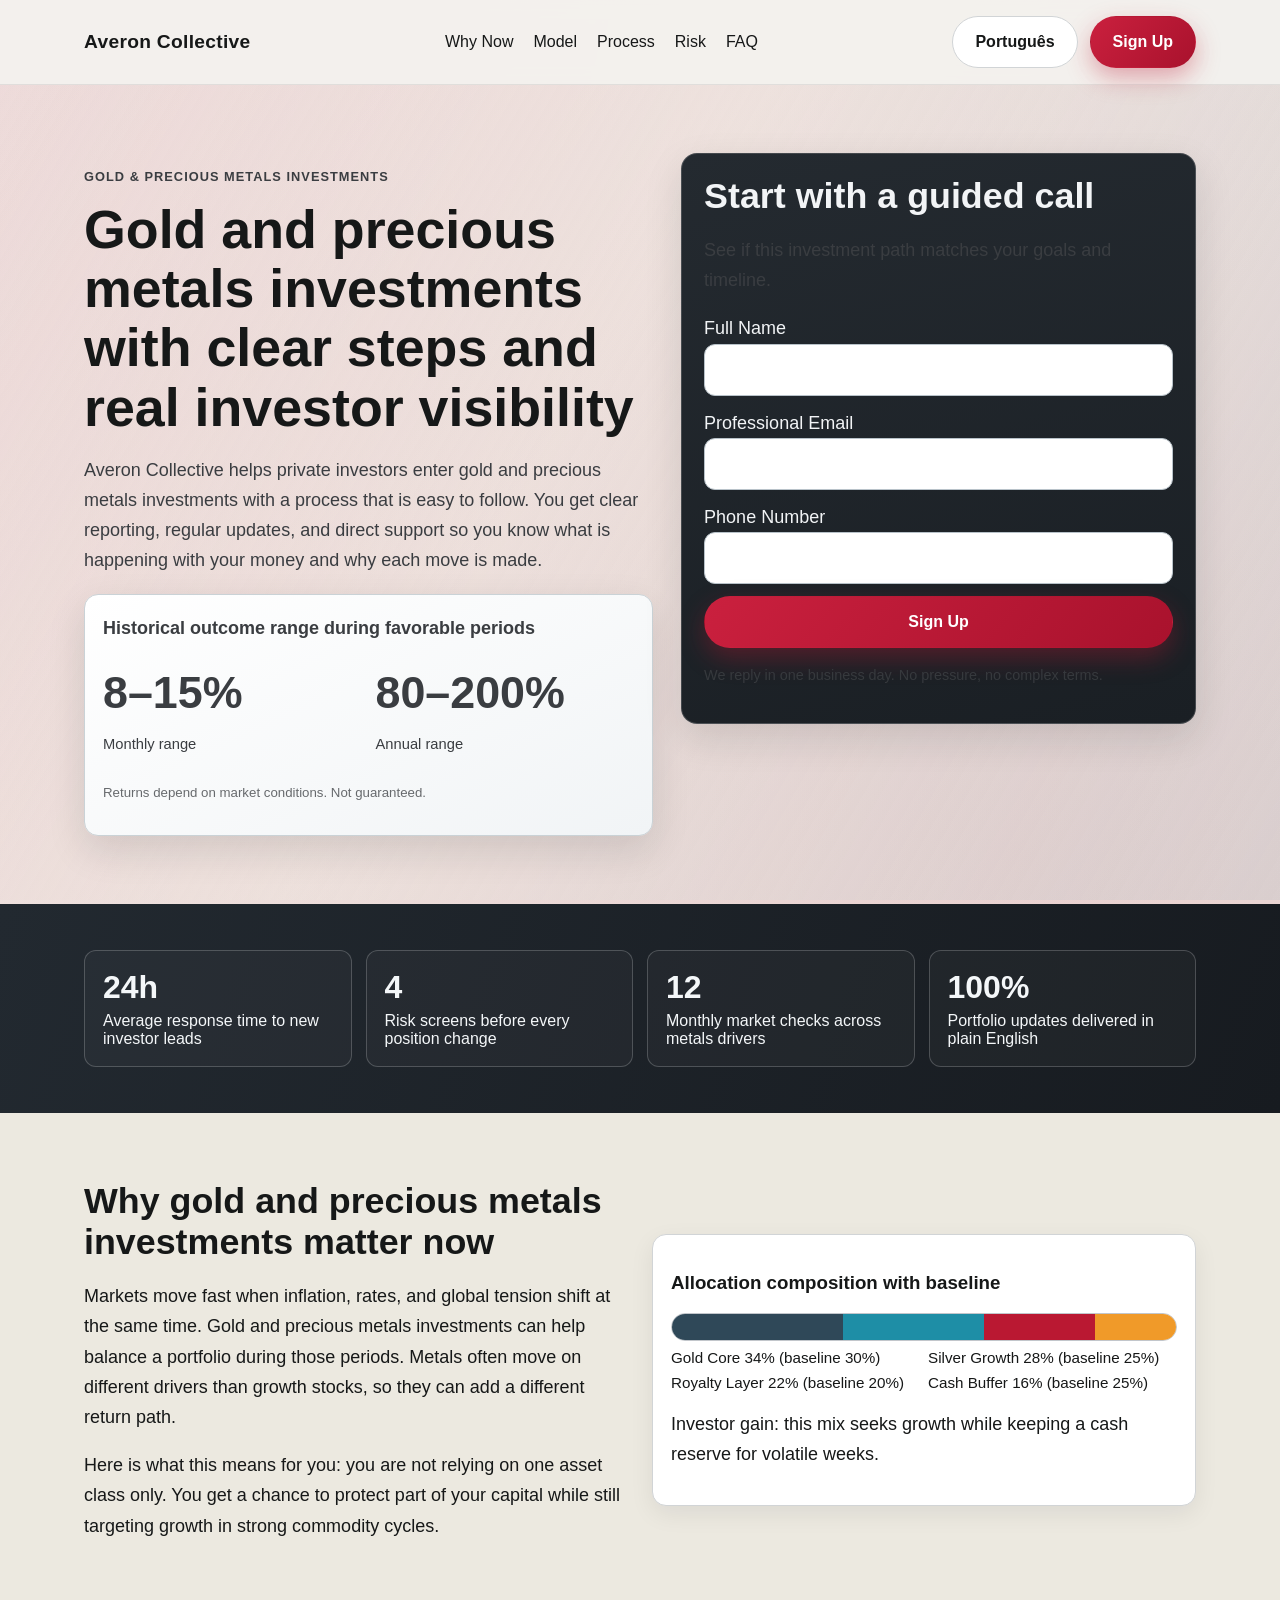
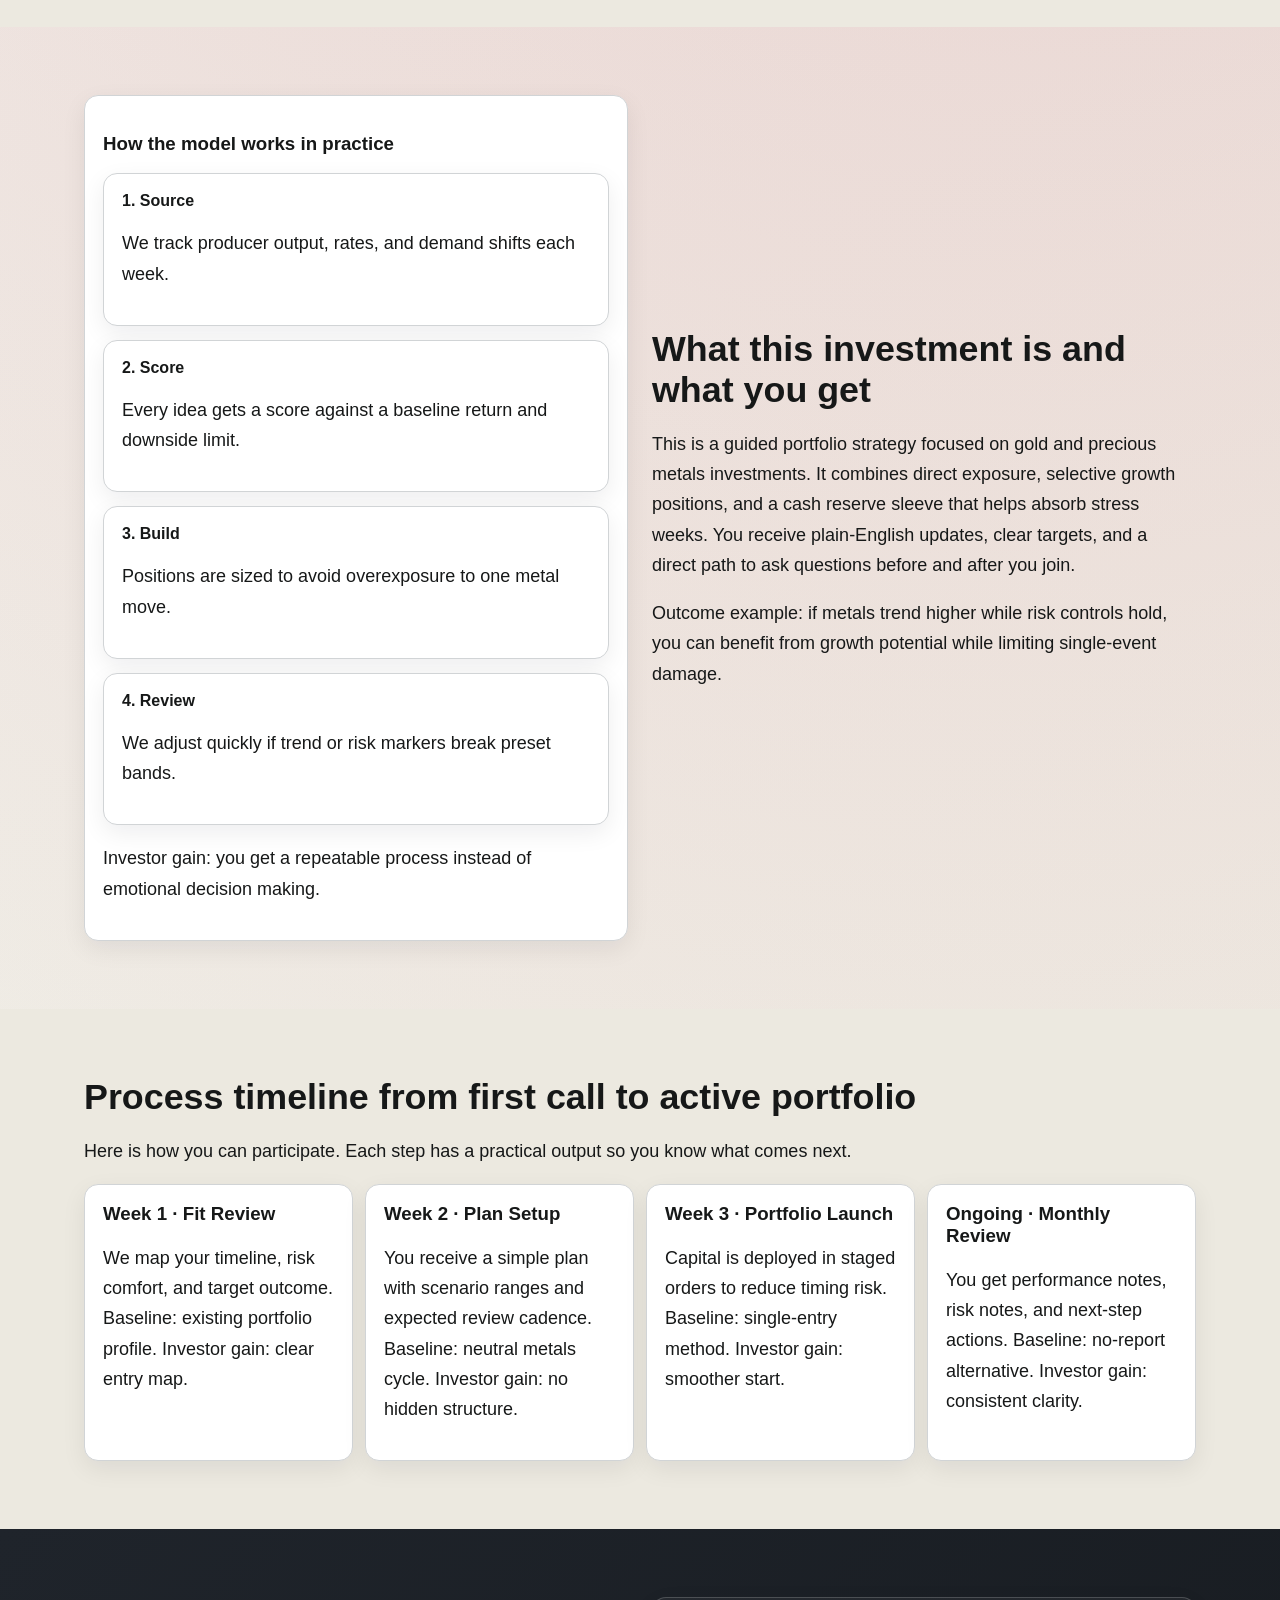
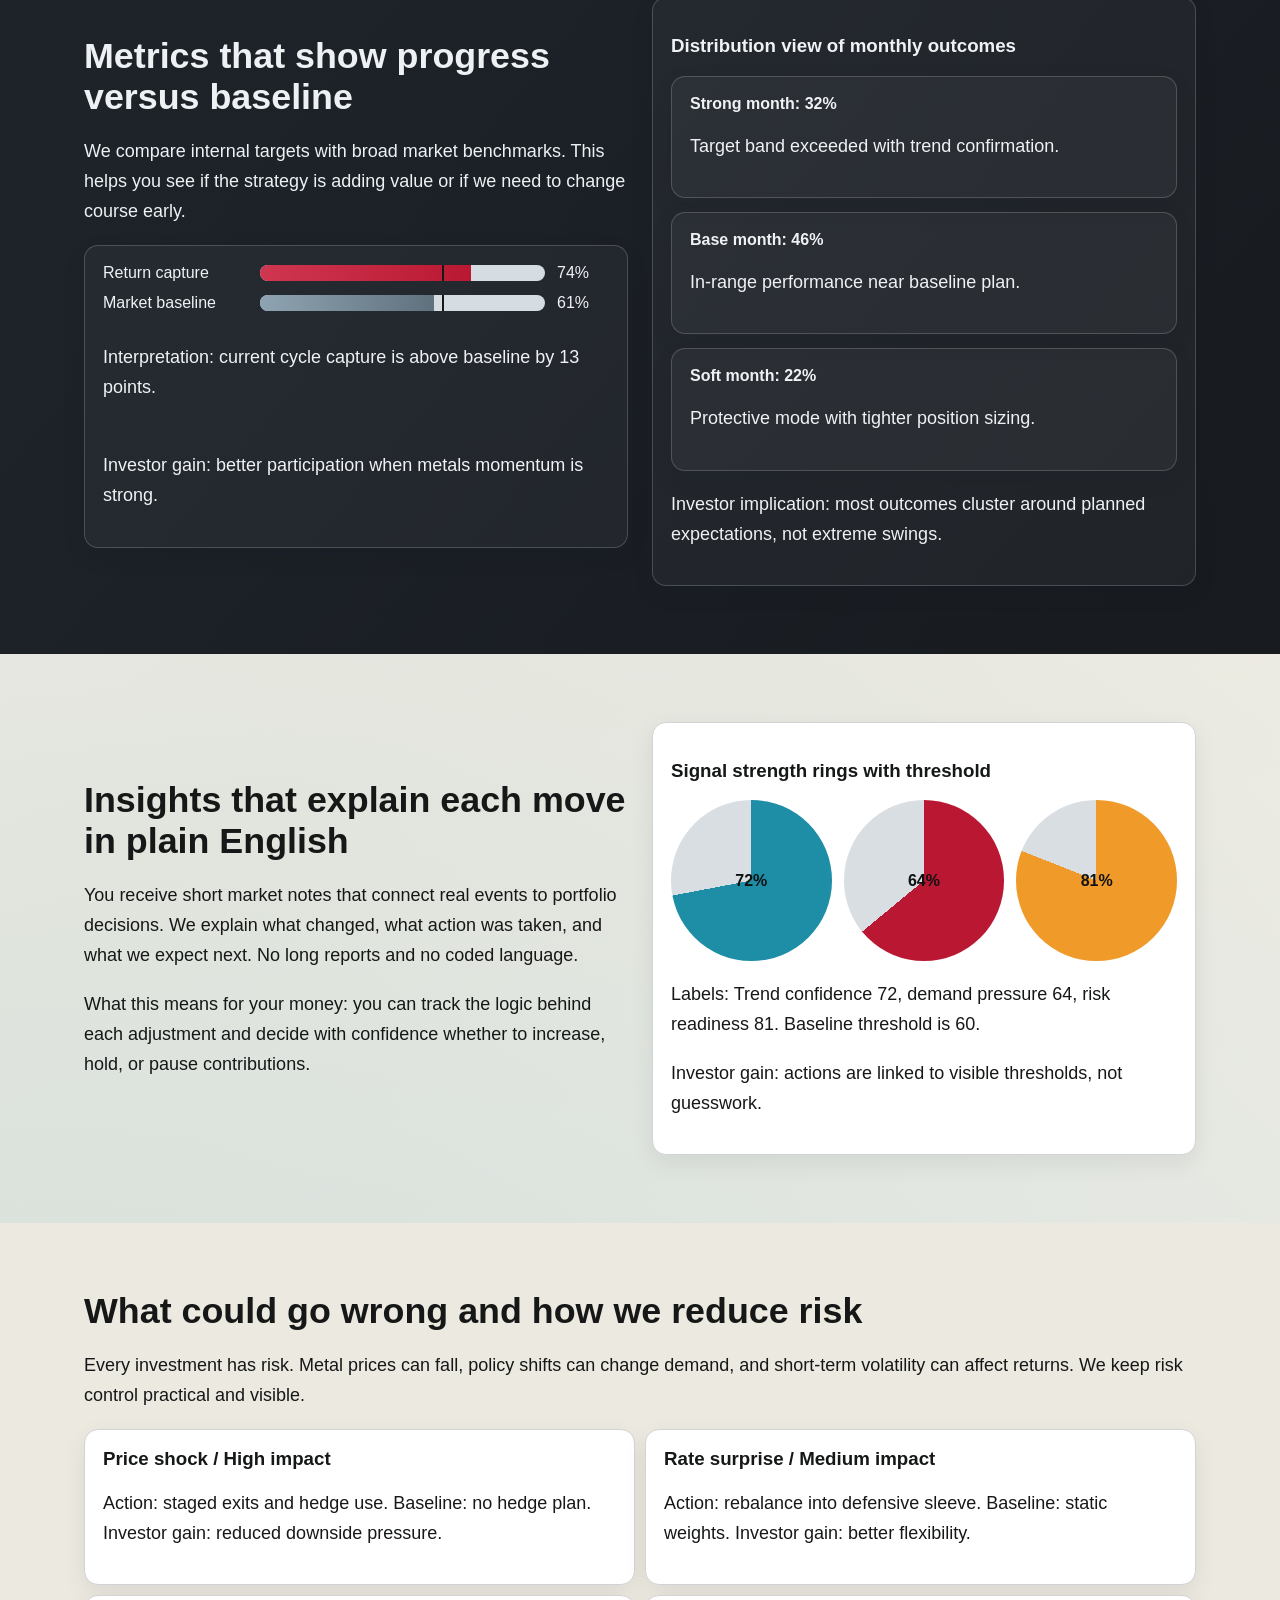
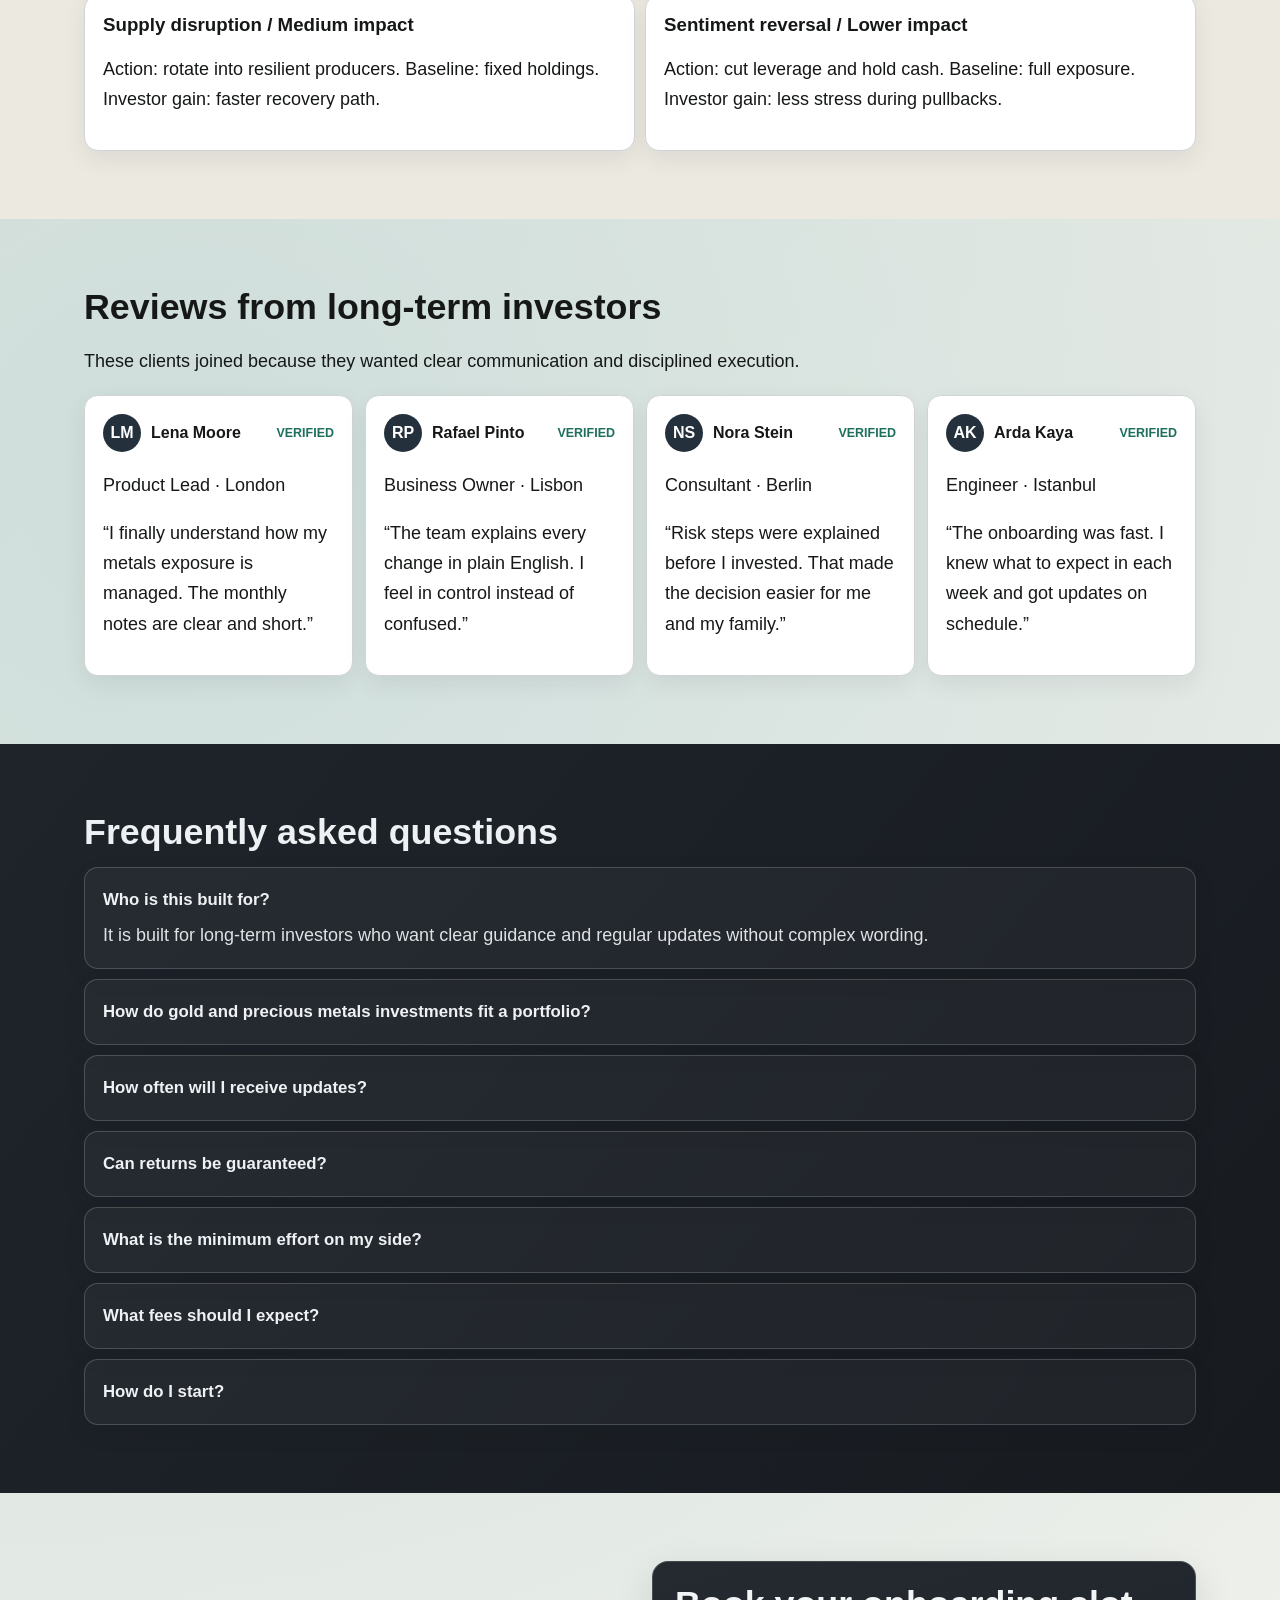
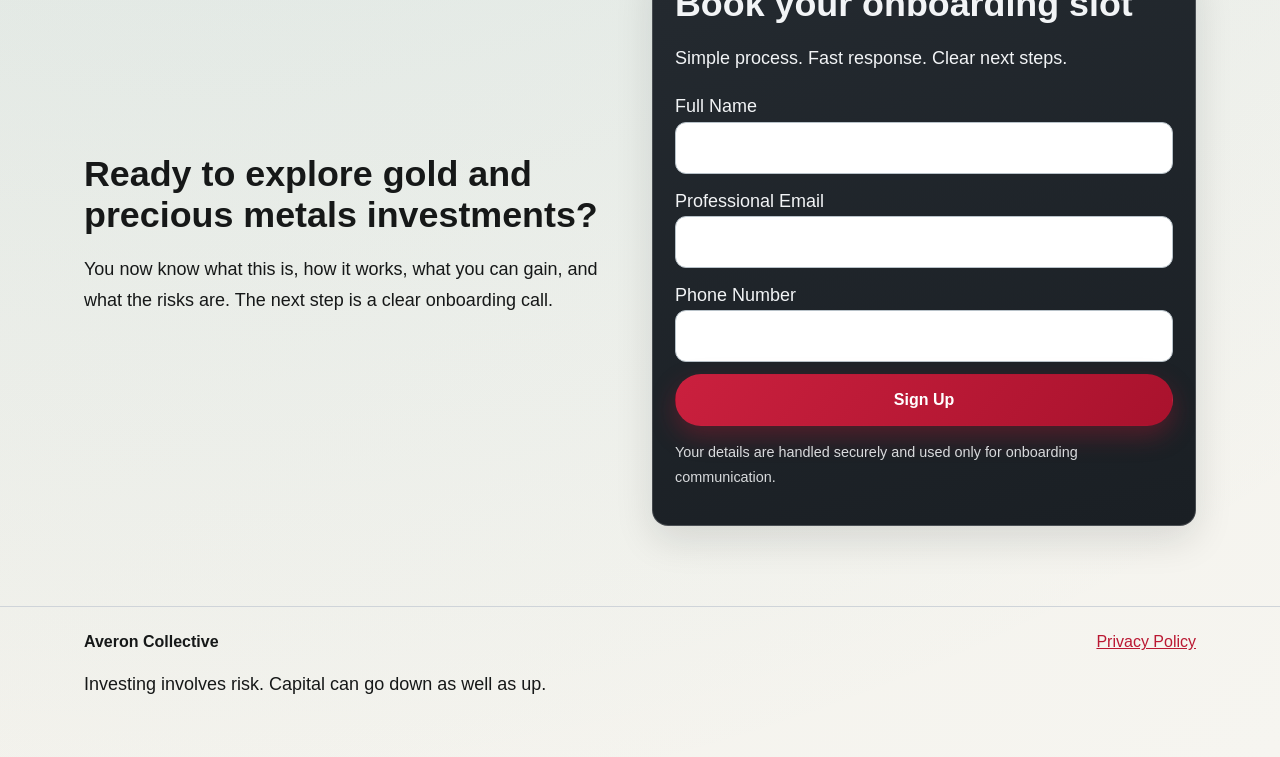
<file: pt/index.html>
<!doctype html>
<html lang="en">
<head>
  <meta charset="utf-8" />
  <meta name="viewport" content="width=device-width, initial-scale=1" />
  <title>Averon Collective PT | Gold & Precious Metals Investment Access</title>
  <meta name="description" content="Understand Averon Collective in the Português route with English investor-focused details on gold and precious metals market opportunities." />
  <link rel="canonical" href="https://averoncollective.com/pt/index.html" />
  <link rel="alternate" hreflang="en" href="https://averoncollective.com/index.html" />
  <link rel="alternate" hreflang="de" href="https://averoncollective.com/de/index.html" />
  <link rel="alternate" hreflang="fr" href="https://averoncollective.com/fr/index.html" />
  <link rel="alternate" hreflang="es" href="https://averoncollective.com/es/index.html" />
  <link rel="alternate" hreflang="it" href="https://averoncollective.com/it/index.html" />
  <link rel="alternate" hreflang="tr" href="https://averoncollective.com/tr/index.html" />
  <link rel="alternate" hreflang="pt" href="https://averoncollective.com/pt/index.html" />
  <link rel="alternate" hreflang="ja" href="https://averoncollective.com/jp/index.html" />
  <link rel="alternate" hreflang="sk" href="https://averoncollective.com/sk/index.html" />
  <link rel="alternate" hreflang="nl-BE" href="https://averoncollective.com/be/index.html" />
  <meta property="og:title" content="Averon Collective PT | Gold & Precious Metals Investment Access" />
  <meta property="og:description" content="Understand Averon Collective in the Português route with English investor-focused details on gold and precious metals market opportunities." />
  <meta property="og:type" content="website" />
  <meta property="og:url" content="https://averoncollective.com/pt/index.html" />
  <meta name="twitter:card" content="summary_large_image" />
  <meta name="twitter:title" content="Averon Collective PT | Gold & Precious Metals Investment Access" />
  <meta name="twitter:description" content="Understand Averon Collective in the Português route with English investor-focused details on gold and precious metals market opportunities." />
  <link rel="stylesheet" href="../assets/style.css" />
  <script defer src="../assets/app.js"></script>
</head>
<body>
<div class="mesh" aria-hidden="true"></div>
<header class="site-header">
  <div class="container header-row">
    <div class="brand">Averon Collective</div>
    <nav class="main-nav" aria-label="Primary">
      <a href="#market">Why Now</a><a href="#model">Model</a><a href="#process">Process</a><a href="#risk">Risk</a><a href="#faq">FAQ</a>
    </nav>
    <div class="header-right">
      <div class="lang" data-lang>
        <button class="lang-trigger" aria-expanded="false">Português</button>
        <div class="lang-menu" role="menu">
<a href="../index.html"><svg class="flag" viewBox="0 0 18 12"><rect width="18" height="12" fill="#012169"/><path d="M0,0 18,12 M18,0 0,12" stroke="#fff" stroke-width="2"/><path d="M0,0 18,12 M18,0 0,12" stroke="#C8102E" stroke-width="1"/><rect x="7" width="4" height="12" fill="#fff"/><rect y="4" width="18" height="4" fill="#fff"/><rect x="8" width="2" height="12" fill="#C8102E"/><rect y="5" width="18" height="2" fill="#C8102E"/></svg>English</a>
<a href="../de/index.html"><svg class="flag" viewBox="0 0 18 12"><rect width="18" height="4" y="0" fill="#000"/><rect width="18" height="4" y="4" fill="#DD0000"/><rect width="18" height="4" y="8" fill="#FFCE00"/></svg>Deutsch</a>
<a href="../fr/index.html"><svg class="flag" viewBox="0 0 18 12"><rect width="6" height="12" fill="#0055A4"/><rect x="6" width="6" height="12" fill="#fff"/><rect x="12" width="6" height="12" fill="#EF4135"/></svg>Français</a>
<a href="../es/index.html"><svg class="flag" viewBox="0 0 18 12"><rect width="18" height="12" fill="#AA151B"/><rect y="3" width="18" height="6" fill="#F1BF00"/></svg>Español</a>
<a href="../it/index.html"><svg class="flag" viewBox="0 0 18 12"><rect width="6" height="12" fill="#009246"/><rect x="6" width="6" height="12" fill="#fff"/><rect x="12" width="6" height="12" fill="#CE2B37"/></svg>Italiano</a>
<a href="../tr/index.html"><svg class="flag" viewBox="0 0 18 12"><rect width="18" height="12" fill="#E30A17"/><circle cx="7" cy="6" r="3.2" fill="#fff"/><circle cx="7.8" cy="6" r="2.6" fill="#E30A17"/><polygon points="10.8,6 12.7,5.3 12.1,7.1 13.4,8.3 11.5,8.3 10.8,10 10.2,8.3 8.3,8.3 9.6,7.1 9,5.3" fill="#fff"/></svg>Türkçe</a>
<a href="../pt/index.html"><svg class="flag" viewBox="0 0 18 12"><rect width="7" height="12" fill="#006600"/><rect x="7" width="11" height="12" fill="#FF0000"/></svg>Português</a>
<a href="../jp/index.html"><svg class="flag" viewBox="0 0 18 12"><rect width="18" height="12" fill="#fff"/><circle cx="9" cy="6" r="3" fill="#BC002D"/></svg>日本語</a>
<a href="../sk/index.html"><svg class="flag" viewBox="0 0 18 12"><rect width="18" height="4" fill="#fff"/><rect y="4" width="18" height="4" fill="#0B4EA2"/><rect y="8" width="18" height="4" fill="#EE1C25"/></svg>Slovenčina</a>
<a href="../be/index.html"><svg class="flag" viewBox="0 0 18 12"><rect width="6" height="12" fill="#000"/><rect x="6" width="6" height="12" fill="#FDDA24"/><rect x="12" width="6" height="12" fill="#EF3340"/></svg>Belgium</a>
        </div>
      </div>
      <a class="btn" href="#lead">Sign Up</a>
      <button class="burger" aria-label="Open menu">☰</button>
    </div>
  </div>
</header>

<div class="drawer-backdrop"></div>
<aside class="drawer" aria-label="Mobile menu">
  <button class="drawer-close btn" style="max-width:120px;">Close</button>
  <nav style="display:grid;gap:12px;align-content:start;">
    <a href="#market">Why Now</a><a href="#model">Model</a><a href="#process">Process</a><a href="#risk">Risk</a><a href="#faq">FAQ</a>
    <div class="lang" data-lang>
      <button class="lang-trigger">Português</button>
      <div class="lang-menu">
<a href="../index.html"><svg class="flag" viewBox="0 0 18 12"><rect width="18" height="12" fill="#012169"/><path d="M0,0 18,12 M18,0 0,12" stroke="#fff" stroke-width="2"/><path d="M0,0 18,12 M18,0 0,12" stroke="#C8102E" stroke-width="1"/><rect x="7" width="4" height="12" fill="#fff"/><rect y="4" width="18" height="4" fill="#fff"/><rect x="8" width="2" height="12" fill="#C8102E"/><rect y="5" width="18" height="2" fill="#C8102E"/></svg>English</a>
<a href="../de/index.html"><svg class="flag" viewBox="0 0 18 12"><rect width="18" height="4" y="0" fill="#000"/><rect width="18" height="4" y="4" fill="#DD0000"/><rect width="18" height="4" y="8" fill="#FFCE00"/></svg>Deutsch</a>
<a href="../fr/index.html"><svg class="flag" viewBox="0 0 18 12"><rect width="6" height="12" fill="#0055A4"/><rect x="6" width="6" height="12" fill="#fff"/><rect x="12" width="6" height="12" fill="#EF4135"/></svg>Français</a>
<a href="../es/index.html"><svg class="flag" viewBox="0 0 18 12"><rect width="18" height="12" fill="#AA151B"/><rect y="3" width="18" height="6" fill="#F1BF00"/></svg>Español</a>
<a href="../it/index.html"><svg class="flag" viewBox="0 0 18 12"><rect width="6" height="12" fill="#009246"/><rect x="6" width="6" height="12" fill="#fff"/><rect x="12" width="6" height="12" fill="#CE2B37"/></svg>Italiano</a>
<a href="../tr/index.html"><svg class="flag" viewBox="0 0 18 12"><rect width="18" height="12" fill="#E30A17"/><circle cx="7" cy="6" r="3.2" fill="#fff"/><circle cx="7.8" cy="6" r="2.6" fill="#E30A17"/><polygon points="10.8,6 12.7,5.3 12.1,7.1 13.4,8.3 11.5,8.3 10.8,10 10.2,8.3 8.3,8.3 9.6,7.1 9,5.3" fill="#fff"/></svg>Türkçe</a>
<a href="../pt/index.html"><svg class="flag" viewBox="0 0 18 12"><rect width="7" height="12" fill="#006600"/><rect x="7" width="11" height="12" fill="#FF0000"/></svg>Português</a>
<a href="../jp/index.html"><svg class="flag" viewBox="0 0 18 12"><rect width="18" height="12" fill="#fff"/><circle cx="9" cy="6" r="3" fill="#BC002D"/></svg>日本語</a>
<a href="../sk/index.html"><svg class="flag" viewBox="0 0 18 12"><rect width="18" height="4" fill="#fff"/><rect y="4" width="18" height="4" fill="#0B4EA2"/><rect y="8" width="18" height="4" fill="#EE1C25"/></svg>Slovenčina</a>
<a href="../be/index.html"><svg class="flag" viewBox="0 0 18 12"><rect width="6" height="12" fill="#000"/><rect x="6" width="6" height="12" fill="#FDDA24"/><rect x="12" width="6" height="12" fill="#EF3340"/></svg>Belgium</a></div>
    </div>
  </nav>
  <a class="btn" href="#lead">Sign Up</a>
</aside>

<main>
  <section class="hero section">
    <div class="container hero-grid">
      <div class="hero-copy" data-animate>
        <p class="eyebrow">Gold & Precious Metals Investments</p>
        <h1>Gold and precious metals investments with clear steps and real investor visibility</h1>
        <p>Averon Collective helps private investors enter gold and precious metals investments with a process that is easy to follow. You get clear reporting, regular updates, and direct support so you know what is happening with your money and why each move is made.</p>
        <div class="perf-panel">
          <p class="perf-head">Historical outcome range during favorable periods</p>
          <div class="perf-grid">
            <div><p class="big-num">8–15%</p><p class="muted">Monthly range</p></div>
            <div><p class="big-num">80–200%</p><p class="muted">Annual range</p></div>
          </div>
          <p class="micro">Returns depend on market conditions. Not guaranteed.</p>
        </div>
      </div>
      <div class="hero-form-wrap" id="lead" data-animate>
        <h2>Start with a guided call</h2>
        <p>See if this investment path matches your goals and timeline.</p>
        <form>
          <label>Full Name<input aria-label="Full Name" type="text" required></label>
          <label>Professional Email<input aria-label="Professional Email" type="email" required></label>
          <label>Phone Number<input aria-label="Phone Number" type="tel" required></label>
          <button class="btn" type="submit">Sign Up</button>
        </form>
        <p class="small-note">We reply in one business day. No pressure, no complex terms.</p>
      </div>
    </div>
  </section>

  <section class="strip-dark">
    <div class="container kpi-grid" data-animate>
      <article class="kpi"><strong>24h</strong><span>Average response time to new investor leads</span></article>
      <article class="kpi"><strong>4</strong><span>Risk screens before every position change</span></article>
      <article class="kpi"><strong>12</strong><span>Monthly market checks across metals drivers</span></article>
      <article class="kpi"><strong>100%</strong><span>Portfolio updates delivered in plain English</span></article>
    </div>
  </section>

  <section class="section alt" id="market">
    <div class="container two-col" data-animate>
      <div>
        <h2>Why gold and precious metals investments matter now</h2>
        <p>Markets move fast when inflation, rates, and global tension shift at the same time. Gold and precious metals investments can help balance a portfolio during those periods. Metals often move on different drivers than growth stocks, so they can add a different return path.</p>
        <p>Here is what this means for you: you are not relying on one asset class only. You get a chance to protect part of your capital while still targeting growth in strong commodity cycles.</p>
      </div>
      <div class="visual">
        <h3>Allocation composition with baseline</h3>
        <div class="stack-bar"><div class="seg1"></div><div class="seg2"></div><div class="seg3"></div><div class="seg4"></div></div>
        <div class="legend"><span>Gold Core 34% (baseline 30%)</span><span>Silver Growth 28% (baseline 25%)</span><span>Royalty Layer 22% (baseline 20%)</span><span>Cash Buffer 16% (baseline 25%)</span></div>
        <p>Investor gain: this mix seeks growth while keeping a cash reserve for volatile weeks.</p>
      </div>
    </div>
  </section>

  <section class="section" id="model">
    <div class="container two-col" data-animate>
      <div class="visual">
        <h3>How the model works in practice</h3>
        <div class="cards">
          <article class="card"><strong>1. Source</strong><p>We track producer output, rates, and demand shifts each week.</p></article>
          <article class="card"><strong>2. Score</strong><p>Every idea gets a score against a baseline return and downside limit.</p></article>
          <article class="card"><strong>3. Build</strong><p>Positions are sized to avoid overexposure to one metal move.</p></article>
          <article class="card"><strong>4. Review</strong><p>We adjust quickly if trend or risk markers break preset bands.</p></article>
        </div>
        <p>Investor gain: you get a repeatable process instead of emotional decision making.</p>
      </div>
      <div>
        <h2>What this investment is and what you get</h2>
        <p>This is a guided portfolio strategy focused on gold and precious metals investments. It combines direct exposure, selective growth positions, and a cash reserve sleeve that helps absorb stress weeks. You receive plain-English updates, clear targets, and a direct path to ask questions before and after you join.</p>
        <p>Outcome example: if metals trend higher while risk controls hold, you can benefit from growth potential while limiting single-event damage.</p>
      </div>
    </div>
  </section>

  <section class="section alt" id="process">
    <div class="container" data-animate>
      <h2>Process timeline from first call to active portfolio</h2>
      <p>Here is how you can participate. Each step has a practical output so you know what comes next.</p>
      <div class="timeline cards">
        <article class="timeline-item"><h3>Week 1 · Fit Review</h3><p>We map your timeline, risk comfort, and target outcome. Baseline: existing portfolio profile. Investor gain: clear entry map.</p></article>
        <article class="timeline-item"><h3>Week 2 · Plan Setup</h3><p>You receive a simple plan with scenario ranges and expected review cadence. Baseline: neutral metals cycle. Investor gain: no hidden structure.</p></article>
        <article class="timeline-item"><h3>Week 3 · Portfolio Launch</h3><p>Capital is deployed in staged orders to reduce timing risk. Baseline: single-entry method. Investor gain: smoother start.</p></article>
        <article class="timeline-item"><h3>Ongoing · Monthly Review</h3><p>You get performance notes, risk notes, and next-step actions. Baseline: no-report alternative. Investor gain: consistent clarity.</p></article>
      </div>
    </div>
  </section>

  <section class="section dark-sec" id="metrics">
    <div class="container two-col" data-animate>
      <div>
        <h2>Metrics that show progress versus baseline</h2>
        <p>We compare internal targets with broad market benchmarks. This helps you see if the strategy is adding value or if we need to change course early.</p>
        <div class="comp-chart visual">
          <div class="row"><span>Return capture</span><div class="bar"><div class="fill-a" style="width:74%"></div><div class="marker"></div></div><span>74%</span></div>
          <div class="row"><span>Market baseline</span><div class="bar"><div class="fill-b" style="width:61%"></div><div class="marker"></div></div><span>61%</span></div>
          <p>Interpretation: current cycle capture is above baseline by 13 points.</p>
          <p>Investor gain: better participation when metals momentum is strong.</p>
        </div>
      </div>
      <div class="visual">
        <h3>Distribution view of monthly outcomes</h3>
        <div class="cards">
          <article class="card"><strong>Strong month: 32%</strong><p>Target band exceeded with trend confirmation.</p></article>
          <article class="card"><strong>Base month: 46%</strong><p>In-range performance near baseline plan.</p></article>
          <article class="card"><strong>Soft month: 22%</strong><p>Protective mode with tighter position sizing.</p></article>
        </div>
        <p>Investor implication: most outcomes cluster around planned expectations, not extreme swings.</p>
      </div>
    </div>
  </section>

  <section class="section" id="insights">
    <div class="container two-col" data-animate>
      <div>
        <h2>Insights that explain each move in plain English</h2>
        <p>You receive short market notes that connect real events to portfolio decisions. We explain what changed, what action was taken, and what we expect next. No long reports and no coded language.</p>
        <p>What this means for your money: you can track the logic behind each adjustment and decide with confidence whether to increase, hold, or pause contributions.</p>
      </div>
      <div class="visual">
        <h3>Signal strength rings with threshold</h3>
        <div class="ring-wrap">
          <div class="ring">72%</div>
          <div class="ring">64%</div>
          <div class="ring">81%</div>
        </div>
        <p>Labels: Trend confidence 72, demand pressure 64, risk readiness 81. Baseline threshold is 60.</p>
        <p>Investor gain: actions are linked to visible thresholds, not guesswork.</p>
      </div>
    </div>
  </section>

  <section class="section alt" id="risk">
    <div class="container" data-animate>
      <h2>What could go wrong and how we reduce risk</h2>
      <p>Every investment has risk. Metal prices can fall, policy shifts can change demand, and short-term volatility can affect returns. We keep risk control practical and visible.</p>
      <div class="risk-matrix">
        <article class="risk-card"><h3>Price shock / High impact</h3><p>Action: staged exits and hedge use. Baseline: no hedge plan. Investor gain: reduced downside pressure.</p></article>
        <article class="risk-card"><h3>Rate surprise / Medium impact</h3><p>Action: rebalance into defensive sleeve. Baseline: static weights. Investor gain: better flexibility.</p></article>
        <article class="risk-card"><h3>Supply disruption / Medium impact</h3><p>Action: rotate into resilient producers. Baseline: fixed holdings. Investor gain: faster recovery path.</p></article>
        <article class="risk-card"><h3>Sentiment reversal / Lower impact</h3><p>Action: cut leverage and hold cash. Baseline: full exposure. Investor gain: less stress during pullbacks.</p></article>
      </div>
    </div>
  </section>

  <section class="section" id="reviews">
    <div class="container" data-animate>
      <h2>Reviews from long-term investors</h2>
      <p>These clients joined because they wanted clear communication and disciplined execution.</p>
      <div class="reviews">
        <article class="review"><div class="rev-head"><div class="avatar">LM</div><strong>Lena Moore</strong><span class="verified">VERIFIED</span></div><p>Product Lead · London</p><p>“I finally understand how my metals exposure is managed. The monthly notes are clear and short.”</p></article>
        <article class="review"><div class="rev-head"><div class="avatar">RP</div><strong>Rafael Pinto</strong><span class="verified">VERIFIED</span></div><p>Business Owner · Lisbon</p><p>“The team explains every change in plain English. I feel in control instead of confused.”</p></article>
        <article class="review"><div class="rev-head"><div class="avatar">NS</div><strong>Nora Stein</strong><span class="verified">VERIFIED</span></div><p>Consultant · Berlin</p><p>“Risk steps were explained before I invested. That made the decision easier for me and my family.”</p></article>
        <article class="review"><div class="rev-head"><div class="avatar">AK</div><strong>Arda Kaya</strong><span class="verified">VERIFIED</span></div><p>Engineer · Istanbul</p><p>“The onboarding was fast. I knew what to expect in each week and got updates on schedule.”</p></article>
      </div>
    </div>
  </section>

  <section class="section dark-sec" id="faq">
    <div class="container" data-animate>
      <h2>Frequently asked questions</h2>
      <div class="faq-list">
        <article class="faq-item open"><button class="faq-q">Who is this built for?</button><div class="faq-a">It is built for long-term investors who want clear guidance and regular updates without complex wording.</div></article>
        <article class="faq-item"><button class="faq-q">How do gold and precious metals investments fit a portfolio?</button><div class="faq-a">They can add a different return driver, which may help balance periods when growth assets are unstable.</div></article>
        <article class="faq-item"><button class="faq-q">How often will I receive updates?</button><div class="faq-a">You receive monthly reports and event-based updates when market conditions change quickly.</div></article>
        <article class="faq-item"><button class="faq-q">Can returns be guaranteed?</button><div class="faq-a">No. Returns depend on market conditions and can be lower or higher than reference ranges.</div></article>
        <article class="faq-item"><button class="faq-q">What is the minimum effort on my side?</button><div class="faq-a">After onboarding, most investors spend 15 to 20 minutes per monthly update and review call.</div></article>
        <article class="faq-item"><button class="faq-q">What fees should I expect?</button><div class="faq-a">Fees are shared in your onboarding plan with clear numbers before any decision is made.</div></article>
        <article class="faq-item"><button class="faq-q">How do I start?</button><div class="faq-a">Submit the form, take the intro call, review your plan, and decide if you want to proceed.</div></article>
      </div>
    </div>
  </section>

  <section class="section final-cta">
    <div class="container two-col" data-animate>
      <div>
        <h2>Ready to explore gold and precious metals investments?</h2>
        <p>You now know what this is, how it works, what you can gain, and what the risks are. The next step is a clear onboarding call.</p>
      </div>
      <div class="hero-form-wrap">
        <h2>Book your onboarding slot</h2>
        <p>Simple process. Fast response. Clear next steps.</p>
        <form>
          <label>Full Name<input aria-label="Full Name final" type="text" required></label>
          <label>Professional Email<input aria-label="Professional Email final" type="email" required></label>
          <label>Phone Number<input aria-label="Phone Number final" type="tel" required></label>
          <button class="btn" type="submit">Sign Up</button>
        </form>
        <p class="small-note">Your details are handled securely and used only for onboarding communication.</p>
      </div>
    </div>
  </section>
</main>

<footer class="footer">
  <div class="container footer-row">
    <div>
      <strong>Averon Collective</strong>
      <p class="footer-note">Investing involves risk. Capital can go down as well as up.</p>
    </div>
    <a href="#" data-open-privacy>Privacy Policy</a>
  </div>
</footer>

<div class="modal-backdrop" role="dialog" aria-modal="true" aria-label="Privacy Policy">
  <div class="modal">
    <div class="modal-top"><h2>Privacy Policy</h2><button class="modal-x" data-close-privacy aria-label="Close">×</button></div>
    <p><strong>Introduction:</strong> We respect your privacy and explain clearly how we use your data.</p>
    <p><strong>Data collection:</strong> We collect name, email, phone number, and communication history when you sign up.</p>
    <p><strong>Legal basis:</strong> We process data to answer your request, provide onboarding details, and meet legal obligations.</p>
    <p><strong>Cookies:</strong> Basic cookies help site function and measure visits. You can control cookies in your browser.</p>
    <p><strong>Retention:</strong> We keep personal data only as long as needed for service and legal record requirements.</p>
    <p><strong>Third-party sharing:</strong> We share limited data with trusted service providers for hosting, messaging, and analytics.</p>
    <p><strong>Security:</strong> We use encryption, access limits, and regular checks to protect your information.</p>
    <p><strong>User rights:</strong> You can request access, correction, deletion, or export of your personal data at any time.</p>
    <p><strong>International transfers:</strong> Some providers may process data outside your country with contractual safeguards.</p>
    <p><strong>Industry risk disclosure:</strong> Investment communication includes market risk discussion and no guaranteed return promise.</p>
    <p><strong>Contact:</strong> Email privacy@averoncollective.com for any privacy request.</p>
    <div class="modal-foot"><button class="btn" data-close-privacy>Close</button></div>
  </div>
</div>

<script type="application/ld+json">{"@context":"https://schema.org","@graph":[{"@type":"Organization","name":"Averon Collective","url":"https://averoncollective.com","email":"info@averoncollective.com"},{"@type":"WebSite","name":"Averon Collective","url":"https://averoncollective.com"},{"@type":"FAQPage","mainEntity":[{"@type":"Question","name":"Who is this built for?","acceptedAnswer":{"@type":"Answer","text":"Long-term private investors who want clear guidance and regular updates."}},{"@type":"Question","name":"Can returns be guaranteed?","acceptedAnswer":{"@type":"Answer","text":"No. Returns depend on market conditions and are not guaranteed."}}]},{"@type":"Review","author":{"@type":"Person","name":"Lena Moore"},"reviewBody":"I finally understand how my metals exposure is managed.","itemReviewed":{"@type":"Service","name":"Averon Collective Investor Program"}}]}</script>
</body>
</html>
</file>
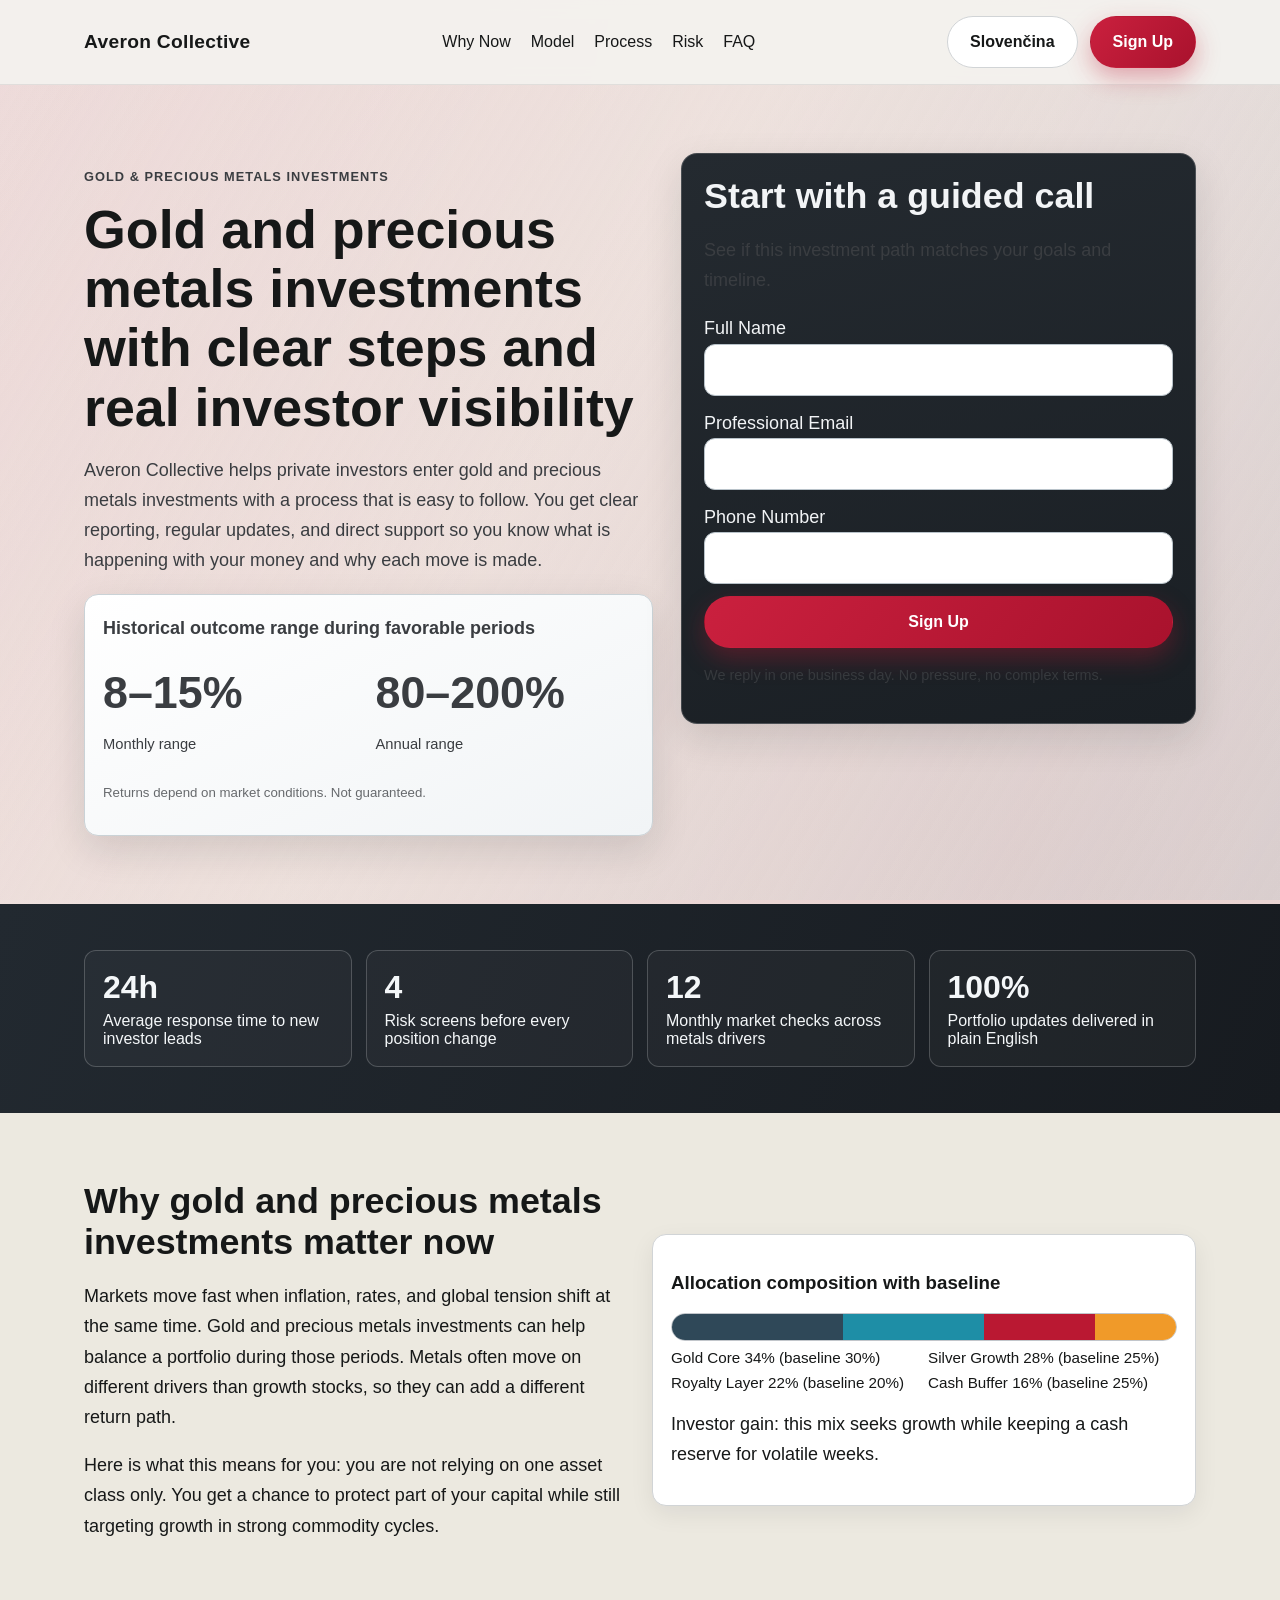
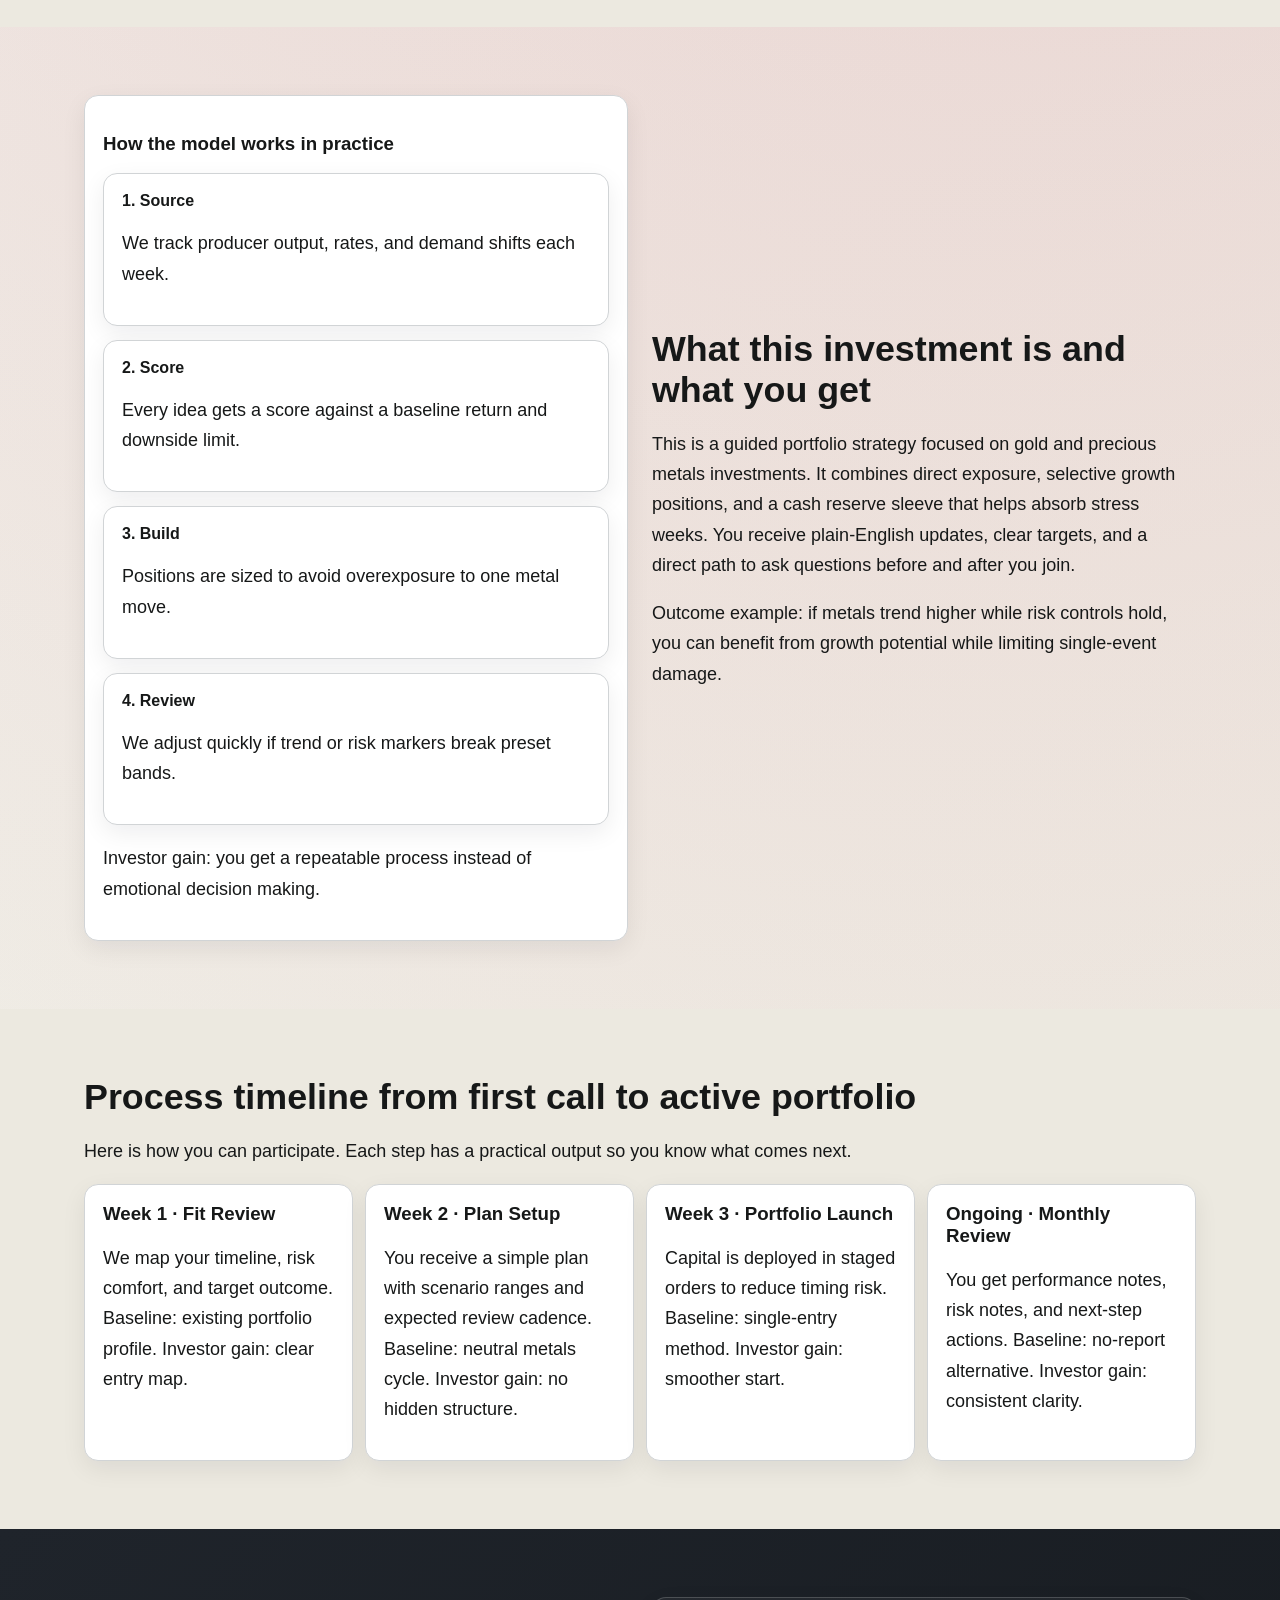
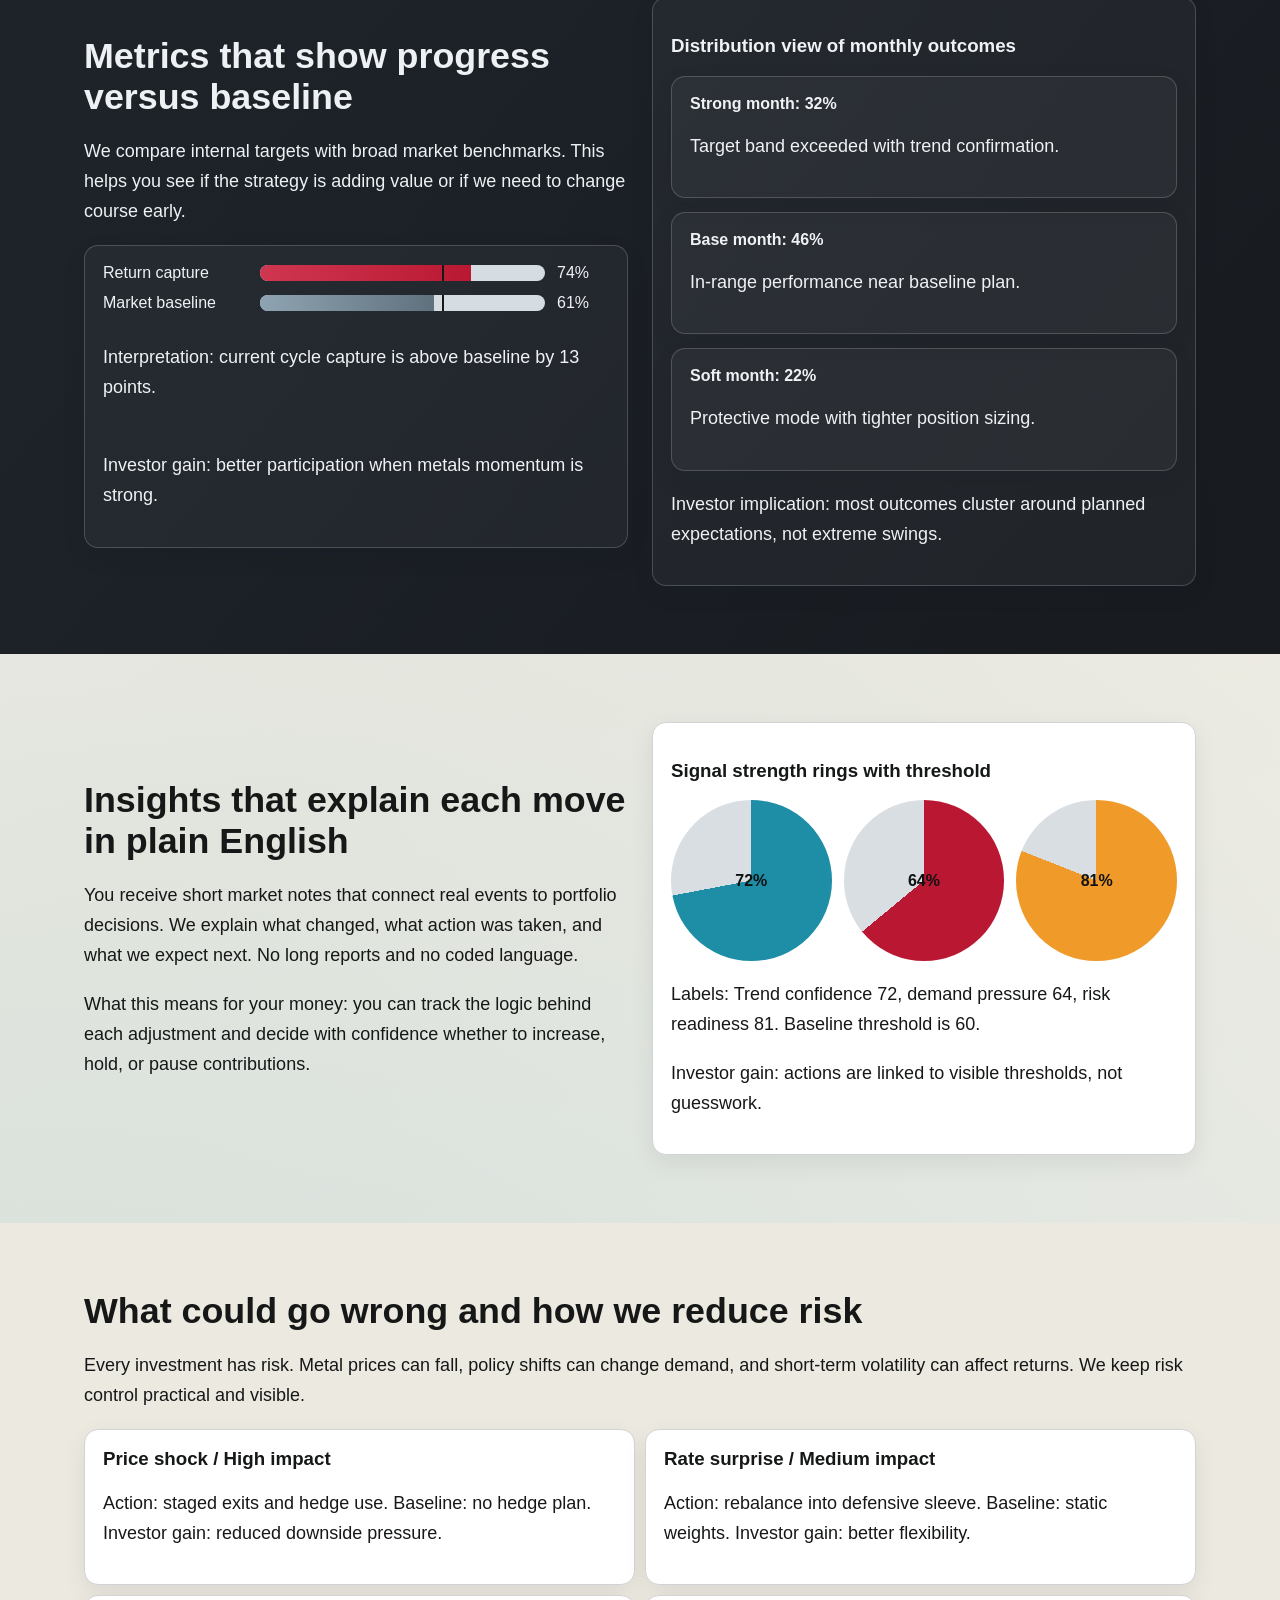
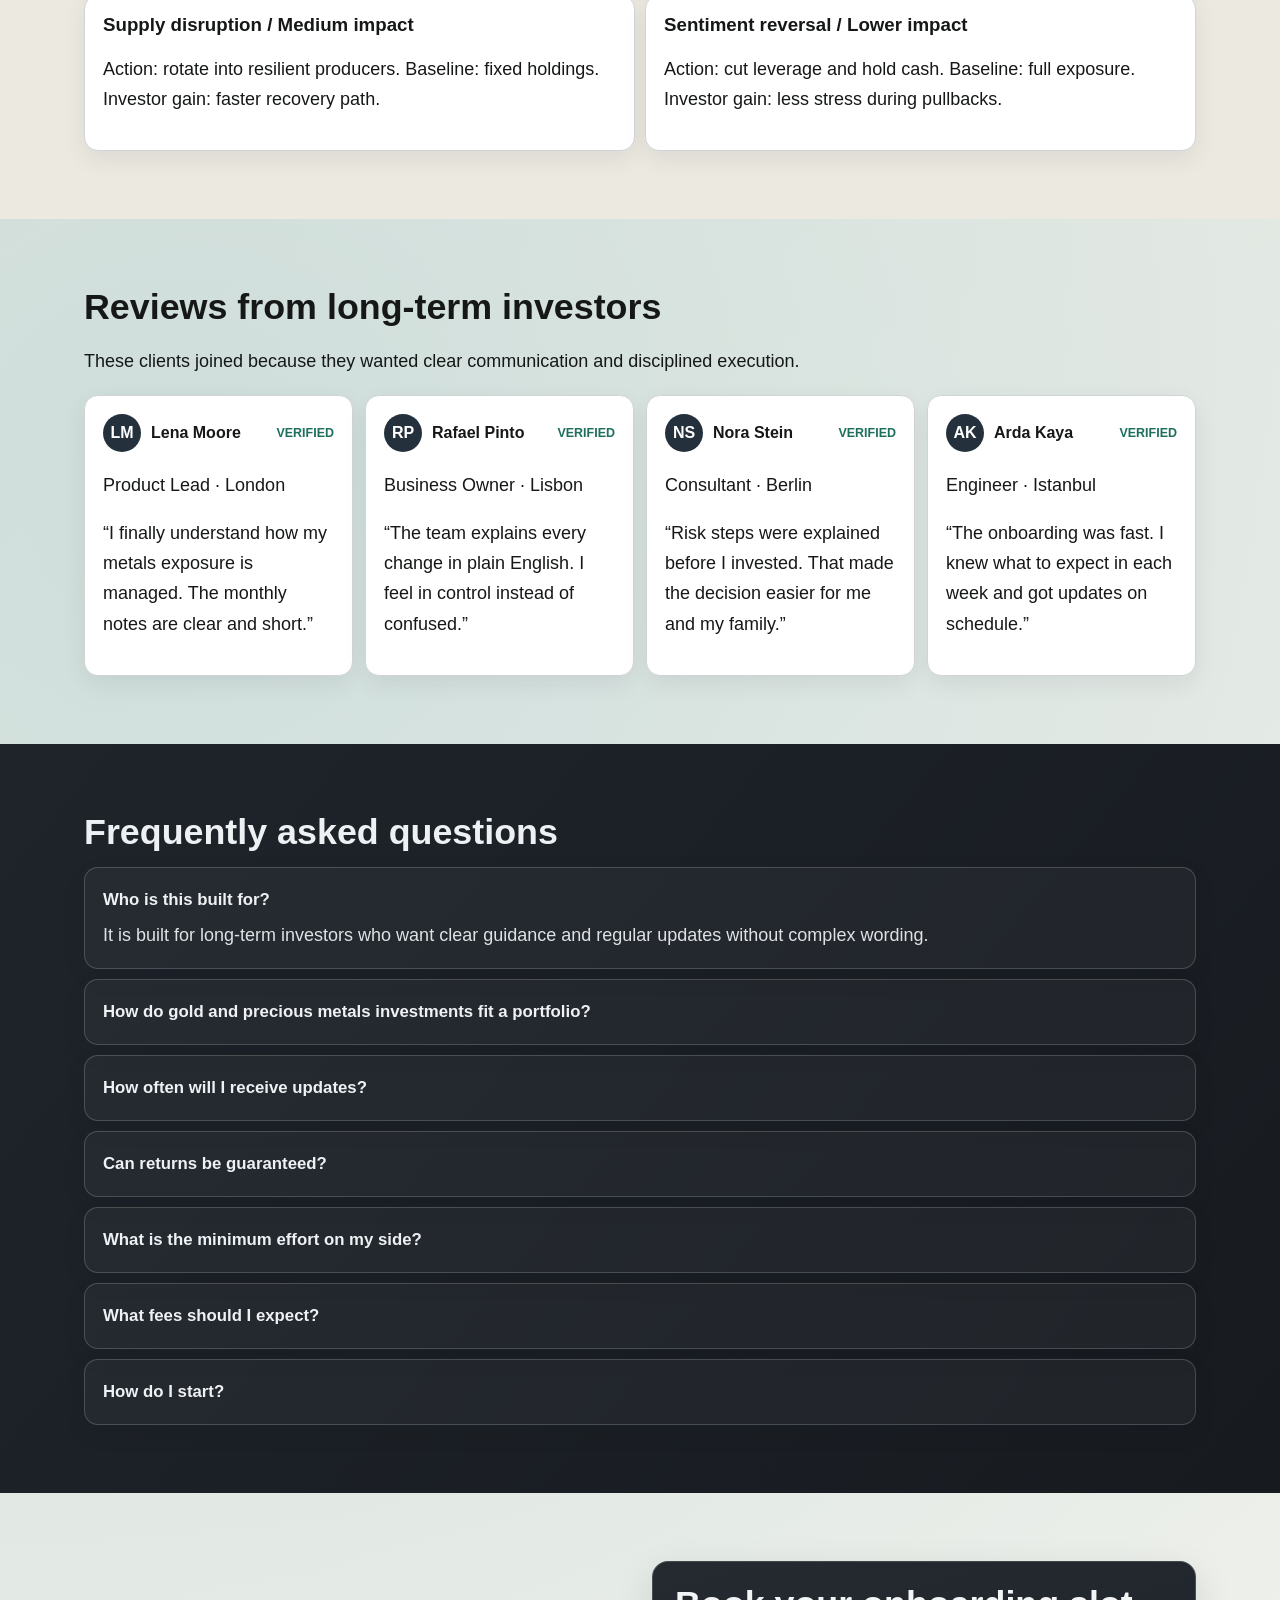
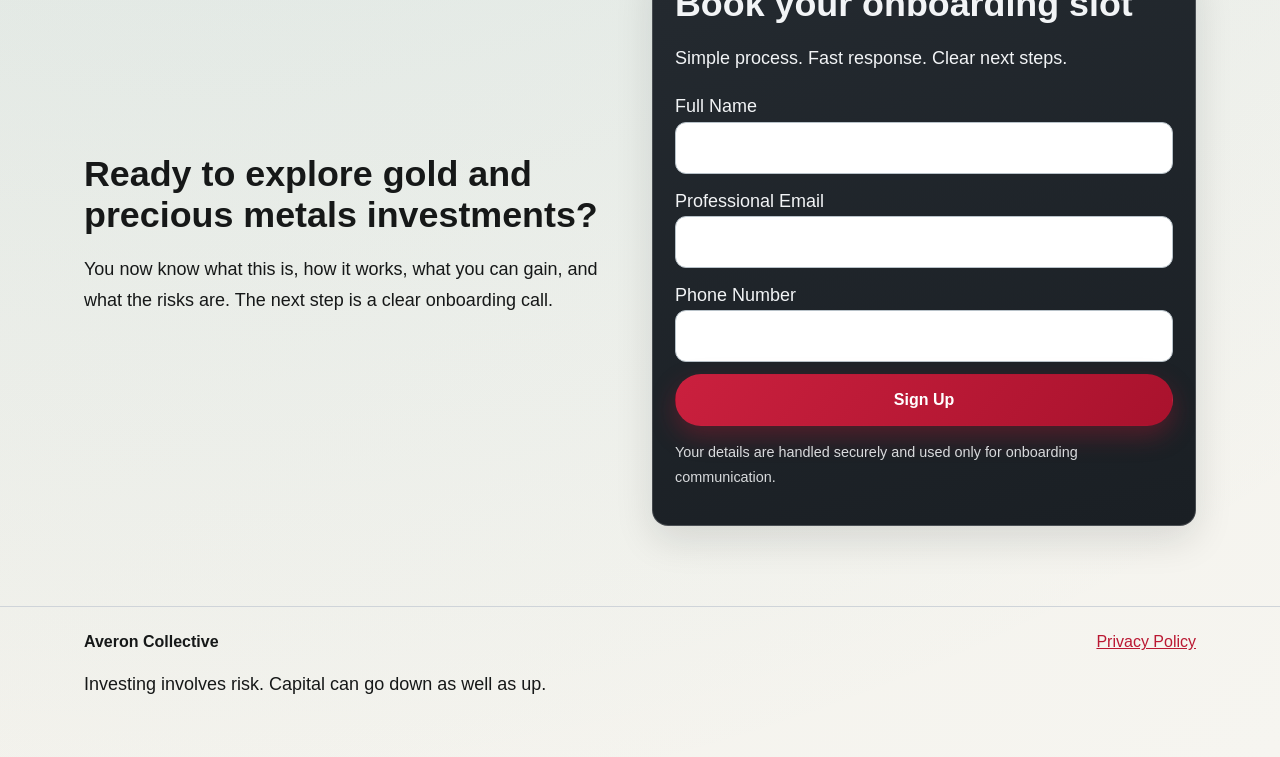
<file: sk/index.html>
<!doctype html>
<html lang="en">
<head>
  <meta charset="utf-8" />
  <meta name="viewport" content="width=device-width, initial-scale=1" />
  <title>Averon Collective SK | Gold & Precious Metals Lead Program</title>
  <meta name="description" content="Use the Slovenčina route of Averon Collective to explore English landing content about gold and precious metals investing and risk handling." />
  <link rel="canonical" href="https://averoncollective.com/sk/index.html" />
  <link rel="alternate" hreflang="en" href="https://averoncollective.com/index.html" />
  <link rel="alternate" hreflang="de" href="https://averoncollective.com/de/index.html" />
  <link rel="alternate" hreflang="fr" href="https://averoncollective.com/fr/index.html" />
  <link rel="alternate" hreflang="es" href="https://averoncollective.com/es/index.html" />
  <link rel="alternate" hreflang="it" href="https://averoncollective.com/it/index.html" />
  <link rel="alternate" hreflang="tr" href="https://averoncollective.com/tr/index.html" />
  <link rel="alternate" hreflang="pt" href="https://averoncollective.com/pt/index.html" />
  <link rel="alternate" hreflang="ja" href="https://averoncollective.com/jp/index.html" />
  <link rel="alternate" hreflang="sk" href="https://averoncollective.com/sk/index.html" />
  <link rel="alternate" hreflang="nl-BE" href="https://averoncollective.com/be/index.html" />
  <meta property="og:title" content="Averon Collective SK | Gold & Precious Metals Lead Program" />
  <meta property="og:description" content="Use the Slovenčina route of Averon Collective to explore English landing content about gold and precious metals investing and risk handling." />
  <meta property="og:type" content="website" />
  <meta property="og:url" content="https://averoncollective.com/sk/index.html" />
  <meta name="twitter:card" content="summary_large_image" />
  <meta name="twitter:title" content="Averon Collective SK | Gold & Precious Metals Lead Program" />
  <meta name="twitter:description" content="Use the Slovenčina route of Averon Collective to explore English landing content about gold and precious metals investing and risk handling." />
  <link rel="stylesheet" href="../assets/style.css" />
  <script defer src="../assets/app.js"></script>
</head>
<body>
<div class="mesh" aria-hidden="true"></div>
<header class="site-header">
  <div class="container header-row">
    <div class="brand">Averon Collective</div>
    <nav class="main-nav" aria-label="Primary">
      <a href="#market">Why Now</a><a href="#model">Model</a><a href="#process">Process</a><a href="#risk">Risk</a><a href="#faq">FAQ</a>
    </nav>
    <div class="header-right">
      <div class="lang" data-lang>
        <button class="lang-trigger" aria-expanded="false">Slovenčina</button>
        <div class="lang-menu" role="menu">
<a href="../index.html"><svg class="flag" viewBox="0 0 18 12"><rect width="18" height="12" fill="#012169"/><path d="M0,0 18,12 M18,0 0,12" stroke="#fff" stroke-width="2"/><path d="M0,0 18,12 M18,0 0,12" stroke="#C8102E" stroke-width="1"/><rect x="7" width="4" height="12" fill="#fff"/><rect y="4" width="18" height="4" fill="#fff"/><rect x="8" width="2" height="12" fill="#C8102E"/><rect y="5" width="18" height="2" fill="#C8102E"/></svg>English</a>
<a href="../de/index.html"><svg class="flag" viewBox="0 0 18 12"><rect width="18" height="4" y="0" fill="#000"/><rect width="18" height="4" y="4" fill="#DD0000"/><rect width="18" height="4" y="8" fill="#FFCE00"/></svg>Deutsch</a>
<a href="../fr/index.html"><svg class="flag" viewBox="0 0 18 12"><rect width="6" height="12" fill="#0055A4"/><rect x="6" width="6" height="12" fill="#fff"/><rect x="12" width="6" height="12" fill="#EF4135"/></svg>Français</a>
<a href="../es/index.html"><svg class="flag" viewBox="0 0 18 12"><rect width="18" height="12" fill="#AA151B"/><rect y="3" width="18" height="6" fill="#F1BF00"/></svg>Español</a>
<a href="../it/index.html"><svg class="flag" viewBox="0 0 18 12"><rect width="6" height="12" fill="#009246"/><rect x="6" width="6" height="12" fill="#fff"/><rect x="12" width="6" height="12" fill="#CE2B37"/></svg>Italiano</a>
<a href="../tr/index.html"><svg class="flag" viewBox="0 0 18 12"><rect width="18" height="12" fill="#E30A17"/><circle cx="7" cy="6" r="3.2" fill="#fff"/><circle cx="7.8" cy="6" r="2.6" fill="#E30A17"/><polygon points="10.8,6 12.7,5.3 12.1,7.1 13.4,8.3 11.5,8.3 10.8,10 10.2,8.3 8.3,8.3 9.6,7.1 9,5.3" fill="#fff"/></svg>Türkçe</a>
<a href="../pt/index.html"><svg class="flag" viewBox="0 0 18 12"><rect width="7" height="12" fill="#006600"/><rect x="7" width="11" height="12" fill="#FF0000"/></svg>Português</a>
<a href="../jp/index.html"><svg class="flag" viewBox="0 0 18 12"><rect width="18" height="12" fill="#fff"/><circle cx="9" cy="6" r="3" fill="#BC002D"/></svg>日本語</a>
<a href="../sk/index.html"><svg class="flag" viewBox="0 0 18 12"><rect width="18" height="4" fill="#fff"/><rect y="4" width="18" height="4" fill="#0B4EA2"/><rect y="8" width="18" height="4" fill="#EE1C25"/></svg>Slovenčina</a>
<a href="../be/index.html"><svg class="flag" viewBox="0 0 18 12"><rect width="6" height="12" fill="#000"/><rect x="6" width="6" height="12" fill="#FDDA24"/><rect x="12" width="6" height="12" fill="#EF3340"/></svg>Belgium</a>
        </div>
      </div>
      <a class="btn" href="#lead">Sign Up</a>
      <button class="burger" aria-label="Open menu">☰</button>
    </div>
  </div>
</header>

<div class="drawer-backdrop"></div>
<aside class="drawer" aria-label="Mobile menu">
  <button class="drawer-close btn" style="max-width:120px;">Close</button>
  <nav style="display:grid;gap:12px;align-content:start;">
    <a href="#market">Why Now</a><a href="#model">Model</a><a href="#process">Process</a><a href="#risk">Risk</a><a href="#faq">FAQ</a>
    <div class="lang" data-lang>
      <button class="lang-trigger">Slovenčina</button>
      <div class="lang-menu">
<a href="../index.html"><svg class="flag" viewBox="0 0 18 12"><rect width="18" height="12" fill="#012169"/><path d="M0,0 18,12 M18,0 0,12" stroke="#fff" stroke-width="2"/><path d="M0,0 18,12 M18,0 0,12" stroke="#C8102E" stroke-width="1"/><rect x="7" width="4" height="12" fill="#fff"/><rect y="4" width="18" height="4" fill="#fff"/><rect x="8" width="2" height="12" fill="#C8102E"/><rect y="5" width="18" height="2" fill="#C8102E"/></svg>English</a>
<a href="../de/index.html"><svg class="flag" viewBox="0 0 18 12"><rect width="18" height="4" y="0" fill="#000"/><rect width="18" height="4" y="4" fill="#DD0000"/><rect width="18" height="4" y="8" fill="#FFCE00"/></svg>Deutsch</a>
<a href="../fr/index.html"><svg class="flag" viewBox="0 0 18 12"><rect width="6" height="12" fill="#0055A4"/><rect x="6" width="6" height="12" fill="#fff"/><rect x="12" width="6" height="12" fill="#EF4135"/></svg>Français</a>
<a href="../es/index.html"><svg class="flag" viewBox="0 0 18 12"><rect width="18" height="12" fill="#AA151B"/><rect y="3" width="18" height="6" fill="#F1BF00"/></svg>Español</a>
<a href="../it/index.html"><svg class="flag" viewBox="0 0 18 12"><rect width="6" height="12" fill="#009246"/><rect x="6" width="6" height="12" fill="#fff"/><rect x="12" width="6" height="12" fill="#CE2B37"/></svg>Italiano</a>
<a href="../tr/index.html"><svg class="flag" viewBox="0 0 18 12"><rect width="18" height="12" fill="#E30A17"/><circle cx="7" cy="6" r="3.2" fill="#fff"/><circle cx="7.8" cy="6" r="2.6" fill="#E30A17"/><polygon points="10.8,6 12.7,5.3 12.1,7.1 13.4,8.3 11.5,8.3 10.8,10 10.2,8.3 8.3,8.3 9.6,7.1 9,5.3" fill="#fff"/></svg>Türkçe</a>
<a href="../pt/index.html"><svg class="flag" viewBox="0 0 18 12"><rect width="7" height="12" fill="#006600"/><rect x="7" width="11" height="12" fill="#FF0000"/></svg>Português</a>
<a href="../jp/index.html"><svg class="flag" viewBox="0 0 18 12"><rect width="18" height="12" fill="#fff"/><circle cx="9" cy="6" r="3" fill="#BC002D"/></svg>日本語</a>
<a href="../sk/index.html"><svg class="flag" viewBox="0 0 18 12"><rect width="18" height="4" fill="#fff"/><rect y="4" width="18" height="4" fill="#0B4EA2"/><rect y="8" width="18" height="4" fill="#EE1C25"/></svg>Slovenčina</a>
<a href="../be/index.html"><svg class="flag" viewBox="0 0 18 12"><rect width="6" height="12" fill="#000"/><rect x="6" width="6" height="12" fill="#FDDA24"/><rect x="12" width="6" height="12" fill="#EF3340"/></svg>Belgium</a></div>
    </div>
  </nav>
  <a class="btn" href="#lead">Sign Up</a>
</aside>

<main>
  <section class="hero section">
    <div class="container hero-grid">
      <div class="hero-copy" data-animate>
        <p class="eyebrow">Gold & Precious Metals Investments</p>
        <h1>Gold and precious metals investments with clear steps and real investor visibility</h1>
        <p>Averon Collective helps private investors enter gold and precious metals investments with a process that is easy to follow. You get clear reporting, regular updates, and direct support so you know what is happening with your money and why each move is made.</p>
        <div class="perf-panel">
          <p class="perf-head">Historical outcome range during favorable periods</p>
          <div class="perf-grid">
            <div><p class="big-num">8–15%</p><p class="muted">Monthly range</p></div>
            <div><p class="big-num">80–200%</p><p class="muted">Annual range</p></div>
          </div>
          <p class="micro">Returns depend on market conditions. Not guaranteed.</p>
        </div>
      </div>
      <div class="hero-form-wrap" id="lead" data-animate>
        <h2>Start with a guided call</h2>
        <p>See if this investment path matches your goals and timeline.</p>
        <form>
          <label>Full Name<input aria-label="Full Name" type="text" required></label>
          <label>Professional Email<input aria-label="Professional Email" type="email" required></label>
          <label>Phone Number<input aria-label="Phone Number" type="tel" required></label>
          <button class="btn" type="submit">Sign Up</button>
        </form>
        <p class="small-note">We reply in one business day. No pressure, no complex terms.</p>
      </div>
    </div>
  </section>

  <section class="strip-dark">
    <div class="container kpi-grid" data-animate>
      <article class="kpi"><strong>24h</strong><span>Average response time to new investor leads</span></article>
      <article class="kpi"><strong>4</strong><span>Risk screens before every position change</span></article>
      <article class="kpi"><strong>12</strong><span>Monthly market checks across metals drivers</span></article>
      <article class="kpi"><strong>100%</strong><span>Portfolio updates delivered in plain English</span></article>
    </div>
  </section>

  <section class="section alt" id="market">
    <div class="container two-col" data-animate>
      <div>
        <h2>Why gold and precious metals investments matter now</h2>
        <p>Markets move fast when inflation, rates, and global tension shift at the same time. Gold and precious metals investments can help balance a portfolio during those periods. Metals often move on different drivers than growth stocks, so they can add a different return path.</p>
        <p>Here is what this means for you: you are not relying on one asset class only. You get a chance to protect part of your capital while still targeting growth in strong commodity cycles.</p>
      </div>
      <div class="visual">
        <h3>Allocation composition with baseline</h3>
        <div class="stack-bar"><div class="seg1"></div><div class="seg2"></div><div class="seg3"></div><div class="seg4"></div></div>
        <div class="legend"><span>Gold Core 34% (baseline 30%)</span><span>Silver Growth 28% (baseline 25%)</span><span>Royalty Layer 22% (baseline 20%)</span><span>Cash Buffer 16% (baseline 25%)</span></div>
        <p>Investor gain: this mix seeks growth while keeping a cash reserve for volatile weeks.</p>
      </div>
    </div>
  </section>

  <section class="section" id="model">
    <div class="container two-col" data-animate>
      <div class="visual">
        <h3>How the model works in practice</h3>
        <div class="cards">
          <article class="card"><strong>1. Source</strong><p>We track producer output, rates, and demand shifts each week.</p></article>
          <article class="card"><strong>2. Score</strong><p>Every idea gets a score against a baseline return and downside limit.</p></article>
          <article class="card"><strong>3. Build</strong><p>Positions are sized to avoid overexposure to one metal move.</p></article>
          <article class="card"><strong>4. Review</strong><p>We adjust quickly if trend or risk markers break preset bands.</p></article>
        </div>
        <p>Investor gain: you get a repeatable process instead of emotional decision making.</p>
      </div>
      <div>
        <h2>What this investment is and what you get</h2>
        <p>This is a guided portfolio strategy focused on gold and precious metals investments. It combines direct exposure, selective growth positions, and a cash reserve sleeve that helps absorb stress weeks. You receive plain-English updates, clear targets, and a direct path to ask questions before and after you join.</p>
        <p>Outcome example: if metals trend higher while risk controls hold, you can benefit from growth potential while limiting single-event damage.</p>
      </div>
    </div>
  </section>

  <section class="section alt" id="process">
    <div class="container" data-animate>
      <h2>Process timeline from first call to active portfolio</h2>
      <p>Here is how you can participate. Each step has a practical output so you know what comes next.</p>
      <div class="timeline cards">
        <article class="timeline-item"><h3>Week 1 · Fit Review</h3><p>We map your timeline, risk comfort, and target outcome. Baseline: existing portfolio profile. Investor gain: clear entry map.</p></article>
        <article class="timeline-item"><h3>Week 2 · Plan Setup</h3><p>You receive a simple plan with scenario ranges and expected review cadence. Baseline: neutral metals cycle. Investor gain: no hidden structure.</p></article>
        <article class="timeline-item"><h3>Week 3 · Portfolio Launch</h3><p>Capital is deployed in staged orders to reduce timing risk. Baseline: single-entry method. Investor gain: smoother start.</p></article>
        <article class="timeline-item"><h3>Ongoing · Monthly Review</h3><p>You get performance notes, risk notes, and next-step actions. Baseline: no-report alternative. Investor gain: consistent clarity.</p></article>
      </div>
    </div>
  </section>

  <section class="section dark-sec" id="metrics">
    <div class="container two-col" data-animate>
      <div>
        <h2>Metrics that show progress versus baseline</h2>
        <p>We compare internal targets with broad market benchmarks. This helps you see if the strategy is adding value or if we need to change course early.</p>
        <div class="comp-chart visual">
          <div class="row"><span>Return capture</span><div class="bar"><div class="fill-a" style="width:74%"></div><div class="marker"></div></div><span>74%</span></div>
          <div class="row"><span>Market baseline</span><div class="bar"><div class="fill-b" style="width:61%"></div><div class="marker"></div></div><span>61%</span></div>
          <p>Interpretation: current cycle capture is above baseline by 13 points.</p>
          <p>Investor gain: better participation when metals momentum is strong.</p>
        </div>
      </div>
      <div class="visual">
        <h3>Distribution view of monthly outcomes</h3>
        <div class="cards">
          <article class="card"><strong>Strong month: 32%</strong><p>Target band exceeded with trend confirmation.</p></article>
          <article class="card"><strong>Base month: 46%</strong><p>In-range performance near baseline plan.</p></article>
          <article class="card"><strong>Soft month: 22%</strong><p>Protective mode with tighter position sizing.</p></article>
        </div>
        <p>Investor implication: most outcomes cluster around planned expectations, not extreme swings.</p>
      </div>
    </div>
  </section>

  <section class="section" id="insights">
    <div class="container two-col" data-animate>
      <div>
        <h2>Insights that explain each move in plain English</h2>
        <p>You receive short market notes that connect real events to portfolio decisions. We explain what changed, what action was taken, and what we expect next. No long reports and no coded language.</p>
        <p>What this means for your money: you can track the logic behind each adjustment and decide with confidence whether to increase, hold, or pause contributions.</p>
      </div>
      <div class="visual">
        <h3>Signal strength rings with threshold</h3>
        <div class="ring-wrap">
          <div class="ring">72%</div>
          <div class="ring">64%</div>
          <div class="ring">81%</div>
        </div>
        <p>Labels: Trend confidence 72, demand pressure 64, risk readiness 81. Baseline threshold is 60.</p>
        <p>Investor gain: actions are linked to visible thresholds, not guesswork.</p>
      </div>
    </div>
  </section>

  <section class="section alt" id="risk">
    <div class="container" data-animate>
      <h2>What could go wrong and how we reduce risk</h2>
      <p>Every investment has risk. Metal prices can fall, policy shifts can change demand, and short-term volatility can affect returns. We keep risk control practical and visible.</p>
      <div class="risk-matrix">
        <article class="risk-card"><h3>Price shock / High impact</h3><p>Action: staged exits and hedge use. Baseline: no hedge plan. Investor gain: reduced downside pressure.</p></article>
        <article class="risk-card"><h3>Rate surprise / Medium impact</h3><p>Action: rebalance into defensive sleeve. Baseline: static weights. Investor gain: better flexibility.</p></article>
        <article class="risk-card"><h3>Supply disruption / Medium impact</h3><p>Action: rotate into resilient producers. Baseline: fixed holdings. Investor gain: faster recovery path.</p></article>
        <article class="risk-card"><h3>Sentiment reversal / Lower impact</h3><p>Action: cut leverage and hold cash. Baseline: full exposure. Investor gain: less stress during pullbacks.</p></article>
      </div>
    </div>
  </section>

  <section class="section" id="reviews">
    <div class="container" data-animate>
      <h2>Reviews from long-term investors</h2>
      <p>These clients joined because they wanted clear communication and disciplined execution.</p>
      <div class="reviews">
        <article class="review"><div class="rev-head"><div class="avatar">LM</div><strong>Lena Moore</strong><span class="verified">VERIFIED</span></div><p>Product Lead · London</p><p>“I finally understand how my metals exposure is managed. The monthly notes are clear and short.”</p></article>
        <article class="review"><div class="rev-head"><div class="avatar">RP</div><strong>Rafael Pinto</strong><span class="verified">VERIFIED</span></div><p>Business Owner · Lisbon</p><p>“The team explains every change in plain English. I feel in control instead of confused.”</p></article>
        <article class="review"><div class="rev-head"><div class="avatar">NS</div><strong>Nora Stein</strong><span class="verified">VERIFIED</span></div><p>Consultant · Berlin</p><p>“Risk steps were explained before I invested. That made the decision easier for me and my family.”</p></article>
        <article class="review"><div class="rev-head"><div class="avatar">AK</div><strong>Arda Kaya</strong><span class="verified">VERIFIED</span></div><p>Engineer · Istanbul</p><p>“The onboarding was fast. I knew what to expect in each week and got updates on schedule.”</p></article>
      </div>
    </div>
  </section>

  <section class="section dark-sec" id="faq">
    <div class="container" data-animate>
      <h2>Frequently asked questions</h2>
      <div class="faq-list">
        <article class="faq-item open"><button class="faq-q">Who is this built for?</button><div class="faq-a">It is built for long-term investors who want clear guidance and regular updates without complex wording.</div></article>
        <article class="faq-item"><button class="faq-q">How do gold and precious metals investments fit a portfolio?</button><div class="faq-a">They can add a different return driver, which may help balance periods when growth assets are unstable.</div></article>
        <article class="faq-item"><button class="faq-q">How often will I receive updates?</button><div class="faq-a">You receive monthly reports and event-based updates when market conditions change quickly.</div></article>
        <article class="faq-item"><button class="faq-q">Can returns be guaranteed?</button><div class="faq-a">No. Returns depend on market conditions and can be lower or higher than reference ranges.</div></article>
        <article class="faq-item"><button class="faq-q">What is the minimum effort on my side?</button><div class="faq-a">After onboarding, most investors spend 15 to 20 minutes per monthly update and review call.</div></article>
        <article class="faq-item"><button class="faq-q">What fees should I expect?</button><div class="faq-a">Fees are shared in your onboarding plan with clear numbers before any decision is made.</div></article>
        <article class="faq-item"><button class="faq-q">How do I start?</button><div class="faq-a">Submit the form, take the intro call, review your plan, and decide if you want to proceed.</div></article>
      </div>
    </div>
  </section>

  <section class="section final-cta">
    <div class="container two-col" data-animate>
      <div>
        <h2>Ready to explore gold and precious metals investments?</h2>
        <p>You now know what this is, how it works, what you can gain, and what the risks are. The next step is a clear onboarding call.</p>
      </div>
      <div class="hero-form-wrap">
        <h2>Book your onboarding slot</h2>
        <p>Simple process. Fast response. Clear next steps.</p>
        <form>
          <label>Full Name<input aria-label="Full Name final" type="text" required></label>
          <label>Professional Email<input aria-label="Professional Email final" type="email" required></label>
          <label>Phone Number<input aria-label="Phone Number final" type="tel" required></label>
          <button class="btn" type="submit">Sign Up</button>
        </form>
        <p class="small-note">Your details are handled securely and used only for onboarding communication.</p>
      </div>
    </div>
  </section>
</main>

<footer class="footer">
  <div class="container footer-row">
    <div>
      <strong>Averon Collective</strong>
      <p class="footer-note">Investing involves risk. Capital can go down as well as up.</p>
    </div>
    <a href="#" data-open-privacy>Privacy Policy</a>
  </div>
</footer>

<div class="modal-backdrop" role="dialog" aria-modal="true" aria-label="Privacy Policy">
  <div class="modal">
    <div class="modal-top"><h2>Privacy Policy</h2><button class="modal-x" data-close-privacy aria-label="Close">×</button></div>
    <p><strong>Introduction:</strong> We respect your privacy and explain clearly how we use your data.</p>
    <p><strong>Data collection:</strong> We collect name, email, phone number, and communication history when you sign up.</p>
    <p><strong>Legal basis:</strong> We process data to answer your request, provide onboarding details, and meet legal obligations.</p>
    <p><strong>Cookies:</strong> Basic cookies help site function and measure visits. You can control cookies in your browser.</p>
    <p><strong>Retention:</strong> We keep personal data only as long as needed for service and legal record requirements.</p>
    <p><strong>Third-party sharing:</strong> We share limited data with trusted service providers for hosting, messaging, and analytics.</p>
    <p><strong>Security:</strong> We use encryption, access limits, and regular checks to protect your information.</p>
    <p><strong>User rights:</strong> You can request access, correction, deletion, or export of your personal data at any time.</p>
    <p><strong>International transfers:</strong> Some providers may process data outside your country with contractual safeguards.</p>
    <p><strong>Industry risk disclosure:</strong> Investment communication includes market risk discussion and no guaranteed return promise.</p>
    <p><strong>Contact:</strong> Email privacy@averoncollective.com for any privacy request.</p>
    <div class="modal-foot"><button class="btn" data-close-privacy>Close</button></div>
  </div>
</div>

<script type="application/ld+json">{"@context":"https://schema.org","@graph":[{"@type":"Organization","name":"Averon Collective","url":"https://averoncollective.com","email":"info@averoncollective.com"},{"@type":"WebSite","name":"Averon Collective","url":"https://averoncollective.com"},{"@type":"FAQPage","mainEntity":[{"@type":"Question","name":"Who is this built for?","acceptedAnswer":{"@type":"Answer","text":"Long-term private investors who want clear guidance and regular updates."}},{"@type":"Question","name":"Can returns be guaranteed?","acceptedAnswer":{"@type":"Answer","text":"No. Returns depend on market conditions and are not guaranteed."}}]},{"@type":"Review","author":{"@type":"Person","name":"Lena Moore"},"reviewBody":"I finally understand how my metals exposure is managed.","itemReviewed":{"@type":"Service","name":"Averon Collective Investor Program"}}]}</script>
</body>
</html>
</file>
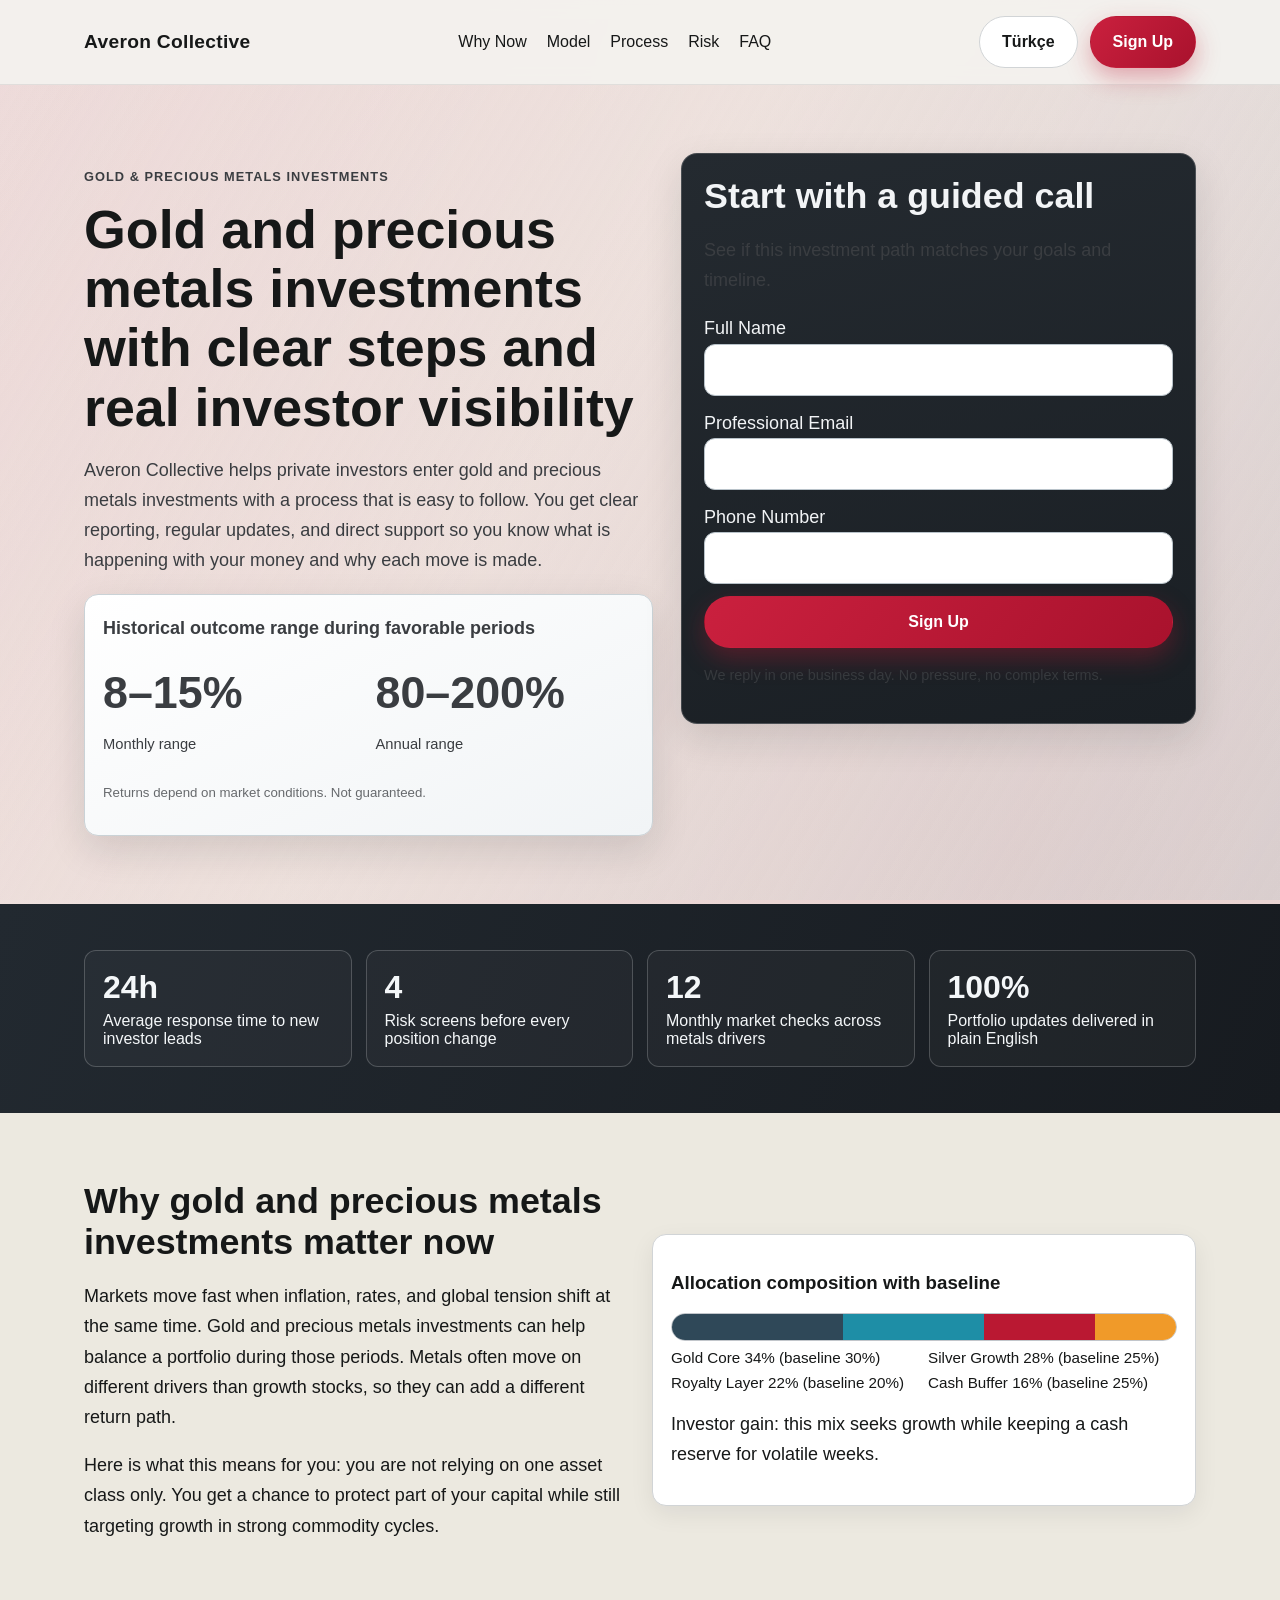
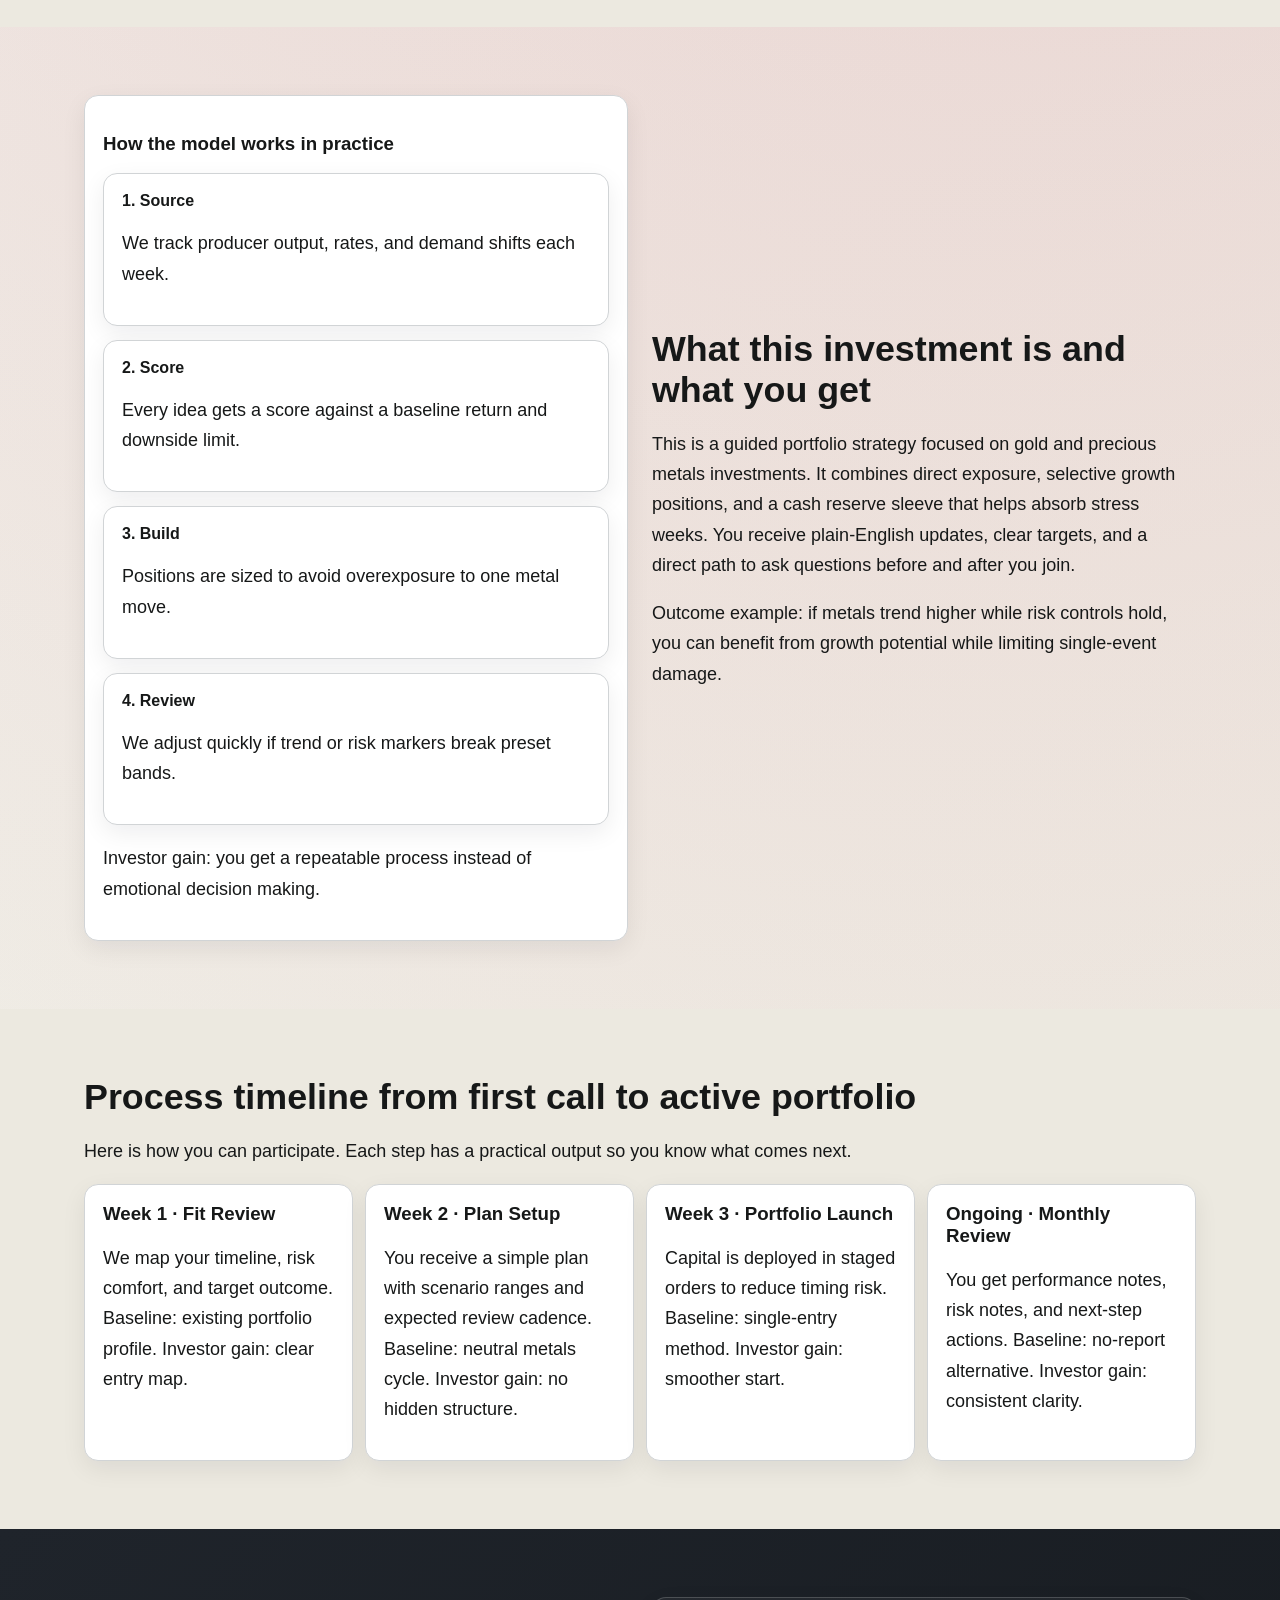
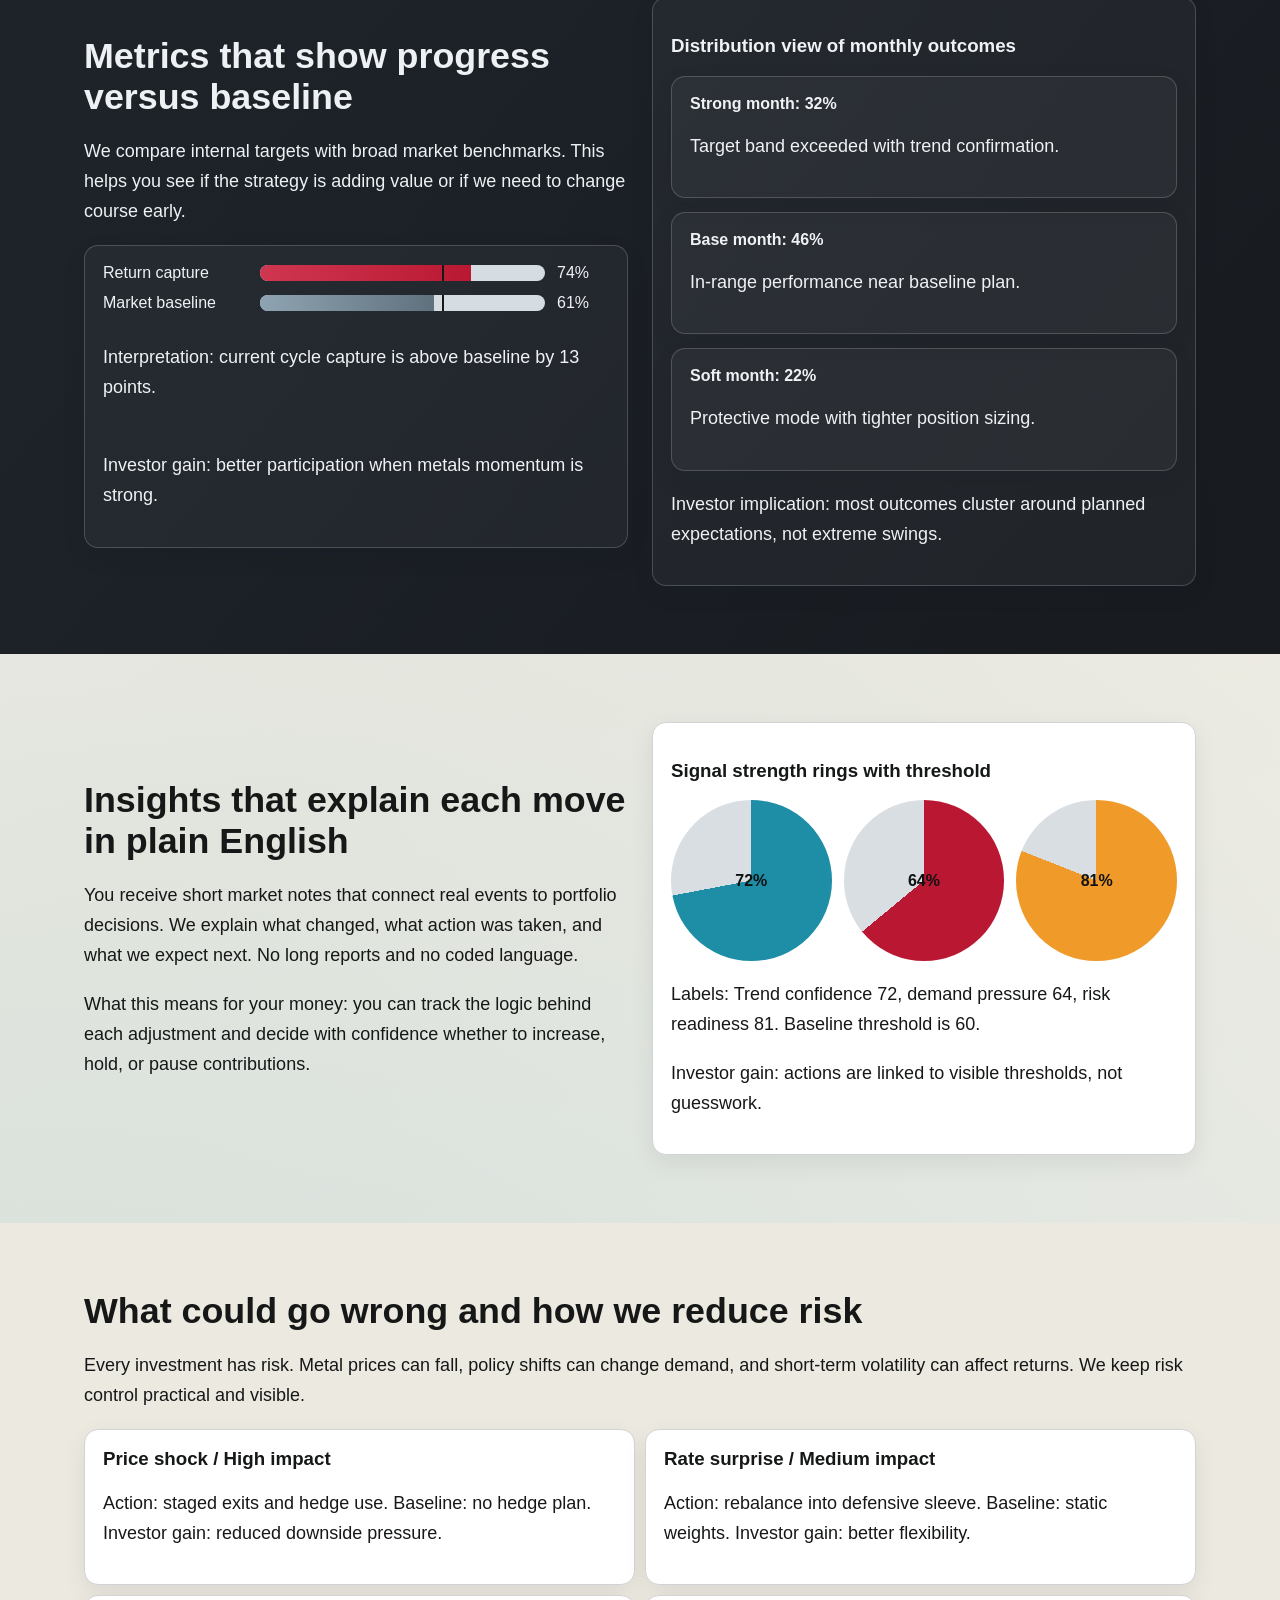
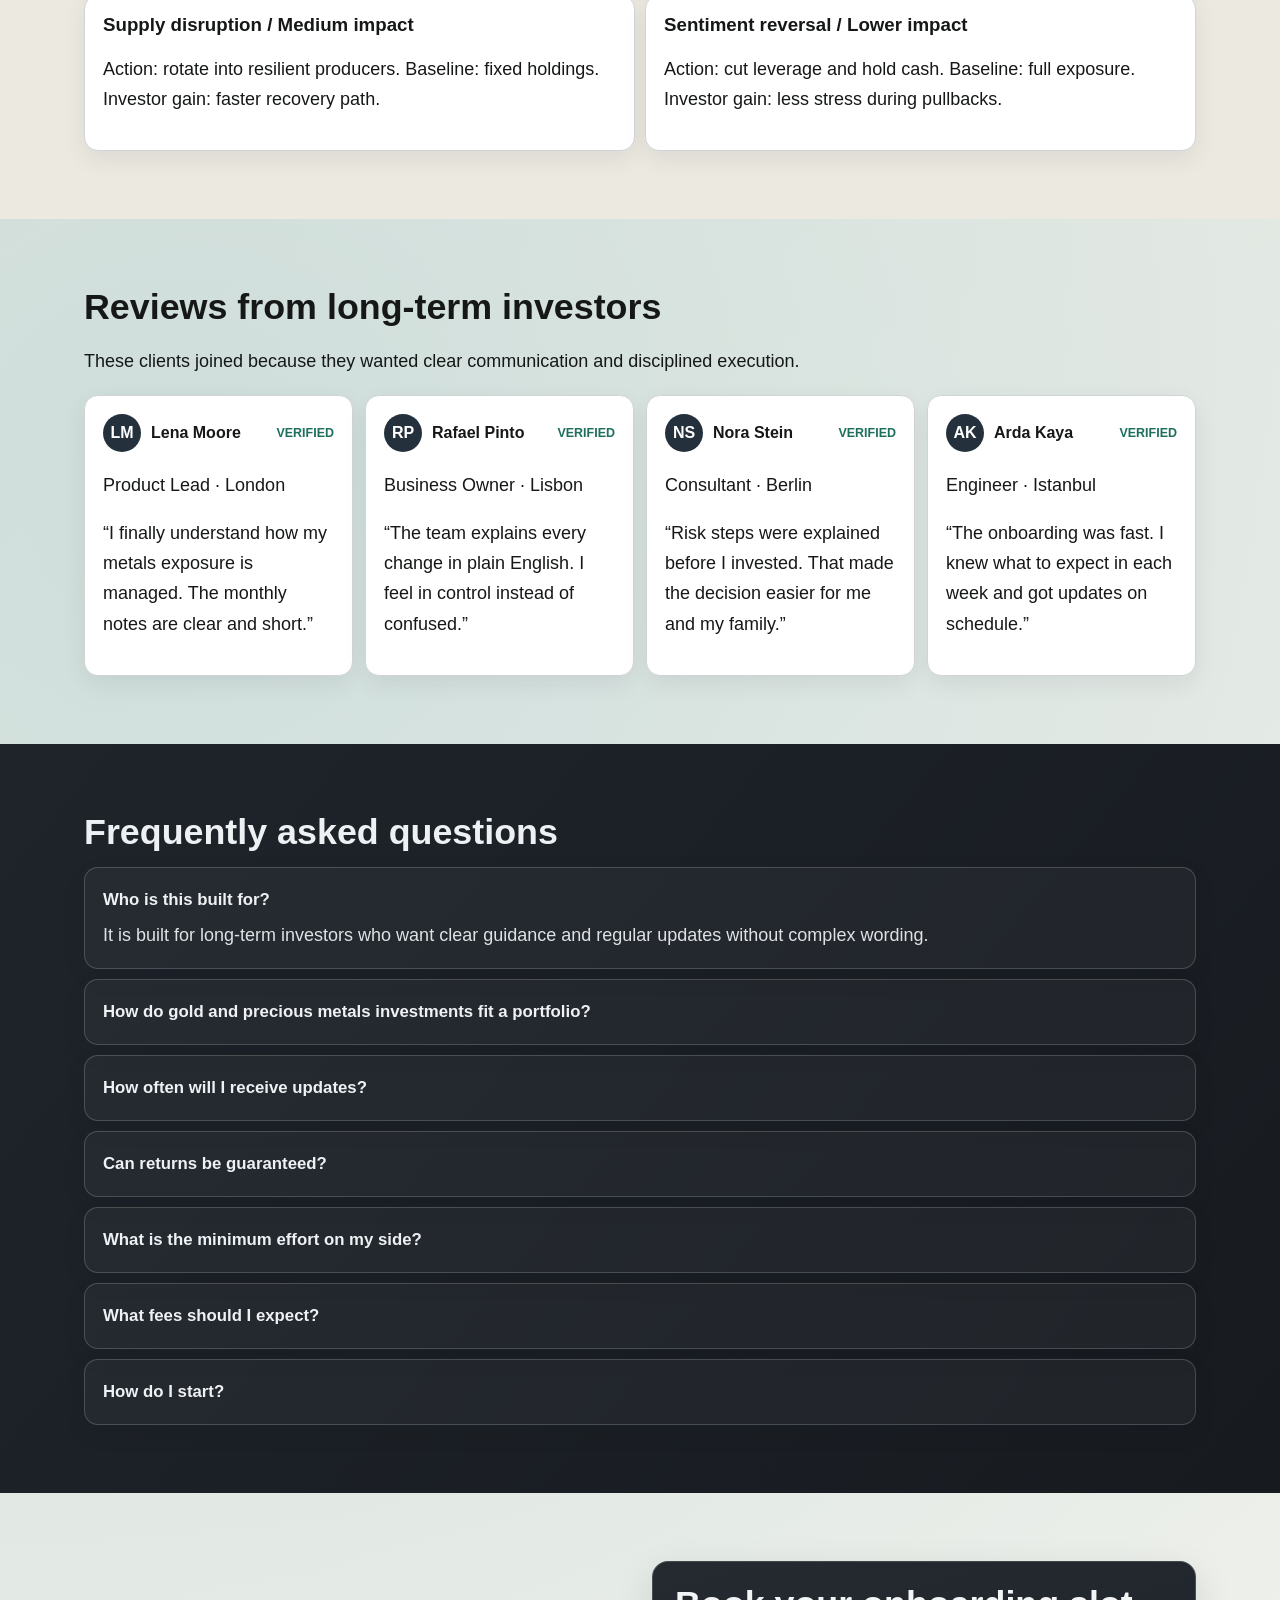
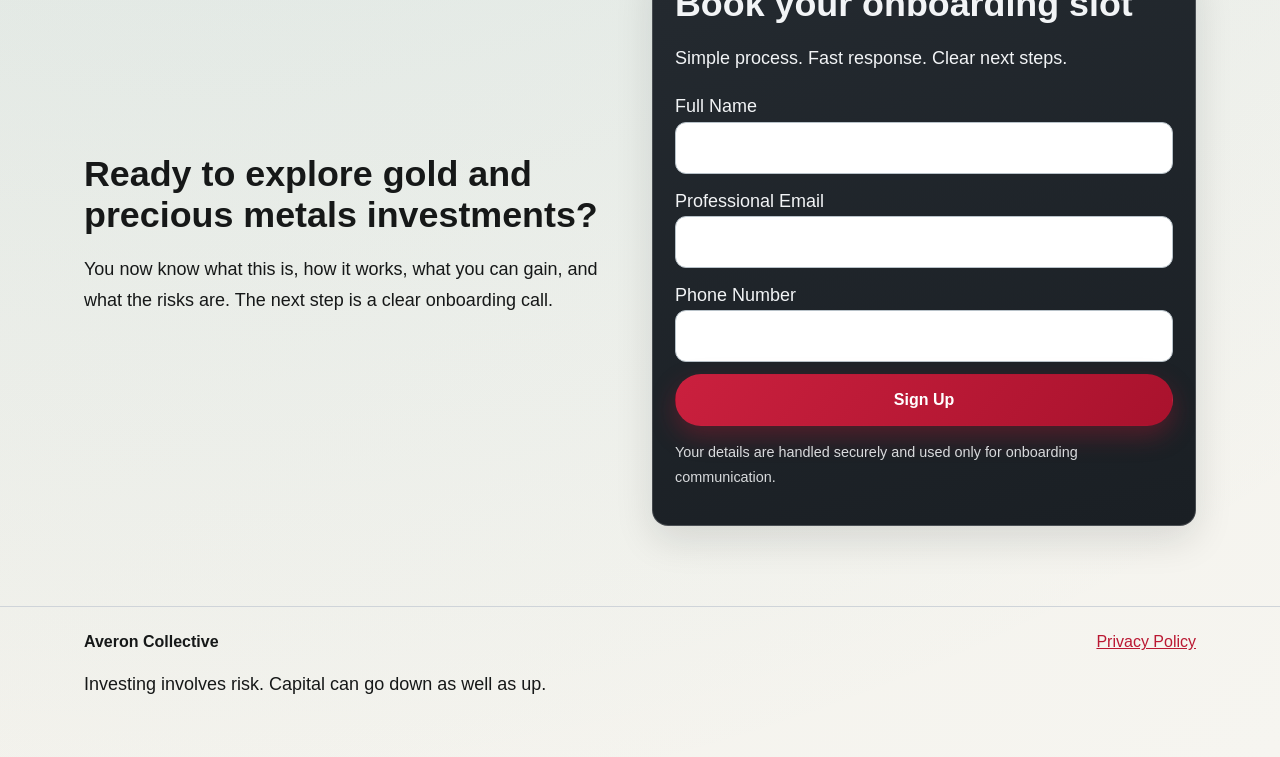
<file: tr/index.html>
<!doctype html>
<html lang="en">
<head>
  <meta charset="utf-8" />
  <meta name="viewport" content="width=device-width, initial-scale=1" />
  <title>Averon Collective TR | Gold & Precious Metals Opportunity</title>
  <meta name="description" content="Visit the Türkçe route for Averon Collective and discover English content about gold and precious metals investments with practical steps." />
  <link rel="canonical" href="https://averoncollective.com/tr/index.html" />
  <link rel="alternate" hreflang="en" href="https://averoncollective.com/index.html" />
  <link rel="alternate" hreflang="de" href="https://averoncollective.com/de/index.html" />
  <link rel="alternate" hreflang="fr" href="https://averoncollective.com/fr/index.html" />
  <link rel="alternate" hreflang="es" href="https://averoncollective.com/es/index.html" />
  <link rel="alternate" hreflang="it" href="https://averoncollective.com/it/index.html" />
  <link rel="alternate" hreflang="tr" href="https://averoncollective.com/tr/index.html" />
  <link rel="alternate" hreflang="pt" href="https://averoncollective.com/pt/index.html" />
  <link rel="alternate" hreflang="ja" href="https://averoncollective.com/jp/index.html" />
  <link rel="alternate" hreflang="sk" href="https://averoncollective.com/sk/index.html" />
  <link rel="alternate" hreflang="nl-BE" href="https://averoncollective.com/be/index.html" />
  <meta property="og:title" content="Averon Collective TR | Gold & Precious Metals Opportunity" />
  <meta property="og:description" content="Visit the Türkçe route for Averon Collective and discover English content about gold and precious metals investments with practical steps." />
  <meta property="og:type" content="website" />
  <meta property="og:url" content="https://averoncollective.com/tr/index.html" />
  <meta name="twitter:card" content="summary_large_image" />
  <meta name="twitter:title" content="Averon Collective TR | Gold & Precious Metals Opportunity" />
  <meta name="twitter:description" content="Visit the Türkçe route for Averon Collective and discover English content about gold and precious metals investments with practical steps." />
  <link rel="stylesheet" href="../assets/style.css" />
  <script defer src="../assets/app.js"></script>
</head>
<body>
<div class="mesh" aria-hidden="true"></div>
<header class="site-header">
  <div class="container header-row">
    <div class="brand">Averon Collective</div>
    <nav class="main-nav" aria-label="Primary">
      <a href="#market">Why Now</a><a href="#model">Model</a><a href="#process">Process</a><a href="#risk">Risk</a><a href="#faq">FAQ</a>
    </nav>
    <div class="header-right">
      <div class="lang" data-lang>
        <button class="lang-trigger" aria-expanded="false">Türkçe</button>
        <div class="lang-menu" role="menu">
<a href="../index.html"><svg class="flag" viewBox="0 0 18 12"><rect width="18" height="12" fill="#012169"/><path d="M0,0 18,12 M18,0 0,12" stroke="#fff" stroke-width="2"/><path d="M0,0 18,12 M18,0 0,12" stroke="#C8102E" stroke-width="1"/><rect x="7" width="4" height="12" fill="#fff"/><rect y="4" width="18" height="4" fill="#fff"/><rect x="8" width="2" height="12" fill="#C8102E"/><rect y="5" width="18" height="2" fill="#C8102E"/></svg>English</a>
<a href="../de/index.html"><svg class="flag" viewBox="0 0 18 12"><rect width="18" height="4" y="0" fill="#000"/><rect width="18" height="4" y="4" fill="#DD0000"/><rect width="18" height="4" y="8" fill="#FFCE00"/></svg>Deutsch</a>
<a href="../fr/index.html"><svg class="flag" viewBox="0 0 18 12"><rect width="6" height="12" fill="#0055A4"/><rect x="6" width="6" height="12" fill="#fff"/><rect x="12" width="6" height="12" fill="#EF4135"/></svg>Français</a>
<a href="../es/index.html"><svg class="flag" viewBox="0 0 18 12"><rect width="18" height="12" fill="#AA151B"/><rect y="3" width="18" height="6" fill="#F1BF00"/></svg>Español</a>
<a href="../it/index.html"><svg class="flag" viewBox="0 0 18 12"><rect width="6" height="12" fill="#009246"/><rect x="6" width="6" height="12" fill="#fff"/><rect x="12" width="6" height="12" fill="#CE2B37"/></svg>Italiano</a>
<a href="../tr/index.html"><svg class="flag" viewBox="0 0 18 12"><rect width="18" height="12" fill="#E30A17"/><circle cx="7" cy="6" r="3.2" fill="#fff"/><circle cx="7.8" cy="6" r="2.6" fill="#E30A17"/><polygon points="10.8,6 12.7,5.3 12.1,7.1 13.4,8.3 11.5,8.3 10.8,10 10.2,8.3 8.3,8.3 9.6,7.1 9,5.3" fill="#fff"/></svg>Türkçe</a>
<a href="../pt/index.html"><svg class="flag" viewBox="0 0 18 12"><rect width="7" height="12" fill="#006600"/><rect x="7" width="11" height="12" fill="#FF0000"/></svg>Português</a>
<a href="../jp/index.html"><svg class="flag" viewBox="0 0 18 12"><rect width="18" height="12" fill="#fff"/><circle cx="9" cy="6" r="3" fill="#BC002D"/></svg>日本語</a>
<a href="../sk/index.html"><svg class="flag" viewBox="0 0 18 12"><rect width="18" height="4" fill="#fff"/><rect y="4" width="18" height="4" fill="#0B4EA2"/><rect y="8" width="18" height="4" fill="#EE1C25"/></svg>Slovenčina</a>
<a href="../be/index.html"><svg class="flag" viewBox="0 0 18 12"><rect width="6" height="12" fill="#000"/><rect x="6" width="6" height="12" fill="#FDDA24"/><rect x="12" width="6" height="12" fill="#EF3340"/></svg>Belgium</a>
        </div>
      </div>
      <a class="btn" href="#lead">Sign Up</a>
      <button class="burger" aria-label="Open menu">☰</button>
    </div>
  </div>
</header>

<div class="drawer-backdrop"></div>
<aside class="drawer" aria-label="Mobile menu">
  <button class="drawer-close btn" style="max-width:120px;">Close</button>
  <nav style="display:grid;gap:12px;align-content:start;">
    <a href="#market">Why Now</a><a href="#model">Model</a><a href="#process">Process</a><a href="#risk">Risk</a><a href="#faq">FAQ</a>
    <div class="lang" data-lang>
      <button class="lang-trigger">Türkçe</button>
      <div class="lang-menu">
<a href="../index.html"><svg class="flag" viewBox="0 0 18 12"><rect width="18" height="12" fill="#012169"/><path d="M0,0 18,12 M18,0 0,12" stroke="#fff" stroke-width="2"/><path d="M0,0 18,12 M18,0 0,12" stroke="#C8102E" stroke-width="1"/><rect x="7" width="4" height="12" fill="#fff"/><rect y="4" width="18" height="4" fill="#fff"/><rect x="8" width="2" height="12" fill="#C8102E"/><rect y="5" width="18" height="2" fill="#C8102E"/></svg>English</a>
<a href="../de/index.html"><svg class="flag" viewBox="0 0 18 12"><rect width="18" height="4" y="0" fill="#000"/><rect width="18" height="4" y="4" fill="#DD0000"/><rect width="18" height="4" y="8" fill="#FFCE00"/></svg>Deutsch</a>
<a href="../fr/index.html"><svg class="flag" viewBox="0 0 18 12"><rect width="6" height="12" fill="#0055A4"/><rect x="6" width="6" height="12" fill="#fff"/><rect x="12" width="6" height="12" fill="#EF4135"/></svg>Français</a>
<a href="../es/index.html"><svg class="flag" viewBox="0 0 18 12"><rect width="18" height="12" fill="#AA151B"/><rect y="3" width="18" height="6" fill="#F1BF00"/></svg>Español</a>
<a href="../it/index.html"><svg class="flag" viewBox="0 0 18 12"><rect width="6" height="12" fill="#009246"/><rect x="6" width="6" height="12" fill="#fff"/><rect x="12" width="6" height="12" fill="#CE2B37"/></svg>Italiano</a>
<a href="../tr/index.html"><svg class="flag" viewBox="0 0 18 12"><rect width="18" height="12" fill="#E30A17"/><circle cx="7" cy="6" r="3.2" fill="#fff"/><circle cx="7.8" cy="6" r="2.6" fill="#E30A17"/><polygon points="10.8,6 12.7,5.3 12.1,7.1 13.4,8.3 11.5,8.3 10.8,10 10.2,8.3 8.3,8.3 9.6,7.1 9,5.3" fill="#fff"/></svg>Türkçe</a>
<a href="../pt/index.html"><svg class="flag" viewBox="0 0 18 12"><rect width="7" height="12" fill="#006600"/><rect x="7" width="11" height="12" fill="#FF0000"/></svg>Português</a>
<a href="../jp/index.html"><svg class="flag" viewBox="0 0 18 12"><rect width="18" height="12" fill="#fff"/><circle cx="9" cy="6" r="3" fill="#BC002D"/></svg>日本語</a>
<a href="../sk/index.html"><svg class="flag" viewBox="0 0 18 12"><rect width="18" height="4" fill="#fff"/><rect y="4" width="18" height="4" fill="#0B4EA2"/><rect y="8" width="18" height="4" fill="#EE1C25"/></svg>Slovenčina</a>
<a href="../be/index.html"><svg class="flag" viewBox="0 0 18 12"><rect width="6" height="12" fill="#000"/><rect x="6" width="6" height="12" fill="#FDDA24"/><rect x="12" width="6" height="12" fill="#EF3340"/></svg>Belgium</a></div>
    </div>
  </nav>
  <a class="btn" href="#lead">Sign Up</a>
</aside>

<main>
  <section class="hero section">
    <div class="container hero-grid">
      <div class="hero-copy" data-animate>
        <p class="eyebrow">Gold & Precious Metals Investments</p>
        <h1>Gold and precious metals investments with clear steps and real investor visibility</h1>
        <p>Averon Collective helps private investors enter gold and precious metals investments with a process that is easy to follow. You get clear reporting, regular updates, and direct support so you know what is happening with your money and why each move is made.</p>
        <div class="perf-panel">
          <p class="perf-head">Historical outcome range during favorable periods</p>
          <div class="perf-grid">
            <div><p class="big-num">8–15%</p><p class="muted">Monthly range</p></div>
            <div><p class="big-num">80–200%</p><p class="muted">Annual range</p></div>
          </div>
          <p class="micro">Returns depend on market conditions. Not guaranteed.</p>
        </div>
      </div>
      <div class="hero-form-wrap" id="lead" data-animate>
        <h2>Start with a guided call</h2>
        <p>See if this investment path matches your goals and timeline.</p>
        <form>
          <label>Full Name<input aria-label="Full Name" type="text" required></label>
          <label>Professional Email<input aria-label="Professional Email" type="email" required></label>
          <label>Phone Number<input aria-label="Phone Number" type="tel" required></label>
          <button class="btn" type="submit">Sign Up</button>
        </form>
        <p class="small-note">We reply in one business day. No pressure, no complex terms.</p>
      </div>
    </div>
  </section>

  <section class="strip-dark">
    <div class="container kpi-grid" data-animate>
      <article class="kpi"><strong>24h</strong><span>Average response time to new investor leads</span></article>
      <article class="kpi"><strong>4</strong><span>Risk screens before every position change</span></article>
      <article class="kpi"><strong>12</strong><span>Monthly market checks across metals drivers</span></article>
      <article class="kpi"><strong>100%</strong><span>Portfolio updates delivered in plain English</span></article>
    </div>
  </section>

  <section class="section alt" id="market">
    <div class="container two-col" data-animate>
      <div>
        <h2>Why gold and precious metals investments matter now</h2>
        <p>Markets move fast when inflation, rates, and global tension shift at the same time. Gold and precious metals investments can help balance a portfolio during those periods. Metals often move on different drivers than growth stocks, so they can add a different return path.</p>
        <p>Here is what this means for you: you are not relying on one asset class only. You get a chance to protect part of your capital while still targeting growth in strong commodity cycles.</p>
      </div>
      <div class="visual">
        <h3>Allocation composition with baseline</h3>
        <div class="stack-bar"><div class="seg1"></div><div class="seg2"></div><div class="seg3"></div><div class="seg4"></div></div>
        <div class="legend"><span>Gold Core 34% (baseline 30%)</span><span>Silver Growth 28% (baseline 25%)</span><span>Royalty Layer 22% (baseline 20%)</span><span>Cash Buffer 16% (baseline 25%)</span></div>
        <p>Investor gain: this mix seeks growth while keeping a cash reserve for volatile weeks.</p>
      </div>
    </div>
  </section>

  <section class="section" id="model">
    <div class="container two-col" data-animate>
      <div class="visual">
        <h3>How the model works in practice</h3>
        <div class="cards">
          <article class="card"><strong>1. Source</strong><p>We track producer output, rates, and demand shifts each week.</p></article>
          <article class="card"><strong>2. Score</strong><p>Every idea gets a score against a baseline return and downside limit.</p></article>
          <article class="card"><strong>3. Build</strong><p>Positions are sized to avoid overexposure to one metal move.</p></article>
          <article class="card"><strong>4. Review</strong><p>We adjust quickly if trend or risk markers break preset bands.</p></article>
        </div>
        <p>Investor gain: you get a repeatable process instead of emotional decision making.</p>
      </div>
      <div>
        <h2>What this investment is and what you get</h2>
        <p>This is a guided portfolio strategy focused on gold and precious metals investments. It combines direct exposure, selective growth positions, and a cash reserve sleeve that helps absorb stress weeks. You receive plain-English updates, clear targets, and a direct path to ask questions before and after you join.</p>
        <p>Outcome example: if metals trend higher while risk controls hold, you can benefit from growth potential while limiting single-event damage.</p>
      </div>
    </div>
  </section>

  <section class="section alt" id="process">
    <div class="container" data-animate>
      <h2>Process timeline from first call to active portfolio</h2>
      <p>Here is how you can participate. Each step has a practical output so you know what comes next.</p>
      <div class="timeline cards">
        <article class="timeline-item"><h3>Week 1 · Fit Review</h3><p>We map your timeline, risk comfort, and target outcome. Baseline: existing portfolio profile. Investor gain: clear entry map.</p></article>
        <article class="timeline-item"><h3>Week 2 · Plan Setup</h3><p>You receive a simple plan with scenario ranges and expected review cadence. Baseline: neutral metals cycle. Investor gain: no hidden structure.</p></article>
        <article class="timeline-item"><h3>Week 3 · Portfolio Launch</h3><p>Capital is deployed in staged orders to reduce timing risk. Baseline: single-entry method. Investor gain: smoother start.</p></article>
        <article class="timeline-item"><h3>Ongoing · Monthly Review</h3><p>You get performance notes, risk notes, and next-step actions. Baseline: no-report alternative. Investor gain: consistent clarity.</p></article>
      </div>
    </div>
  </section>

  <section class="section dark-sec" id="metrics">
    <div class="container two-col" data-animate>
      <div>
        <h2>Metrics that show progress versus baseline</h2>
        <p>We compare internal targets with broad market benchmarks. This helps you see if the strategy is adding value or if we need to change course early.</p>
        <div class="comp-chart visual">
          <div class="row"><span>Return capture</span><div class="bar"><div class="fill-a" style="width:74%"></div><div class="marker"></div></div><span>74%</span></div>
          <div class="row"><span>Market baseline</span><div class="bar"><div class="fill-b" style="width:61%"></div><div class="marker"></div></div><span>61%</span></div>
          <p>Interpretation: current cycle capture is above baseline by 13 points.</p>
          <p>Investor gain: better participation when metals momentum is strong.</p>
        </div>
      </div>
      <div class="visual">
        <h3>Distribution view of monthly outcomes</h3>
        <div class="cards">
          <article class="card"><strong>Strong month: 32%</strong><p>Target band exceeded with trend confirmation.</p></article>
          <article class="card"><strong>Base month: 46%</strong><p>In-range performance near baseline plan.</p></article>
          <article class="card"><strong>Soft month: 22%</strong><p>Protective mode with tighter position sizing.</p></article>
        </div>
        <p>Investor implication: most outcomes cluster around planned expectations, not extreme swings.</p>
      </div>
    </div>
  </section>

  <section class="section" id="insights">
    <div class="container two-col" data-animate>
      <div>
        <h2>Insights that explain each move in plain English</h2>
        <p>You receive short market notes that connect real events to portfolio decisions. We explain what changed, what action was taken, and what we expect next. No long reports and no coded language.</p>
        <p>What this means for your money: you can track the logic behind each adjustment and decide with confidence whether to increase, hold, or pause contributions.</p>
      </div>
      <div class="visual">
        <h3>Signal strength rings with threshold</h3>
        <div class="ring-wrap">
          <div class="ring">72%</div>
          <div class="ring">64%</div>
          <div class="ring">81%</div>
        </div>
        <p>Labels: Trend confidence 72, demand pressure 64, risk readiness 81. Baseline threshold is 60.</p>
        <p>Investor gain: actions are linked to visible thresholds, not guesswork.</p>
      </div>
    </div>
  </section>

  <section class="section alt" id="risk">
    <div class="container" data-animate>
      <h2>What could go wrong and how we reduce risk</h2>
      <p>Every investment has risk. Metal prices can fall, policy shifts can change demand, and short-term volatility can affect returns. We keep risk control practical and visible.</p>
      <div class="risk-matrix">
        <article class="risk-card"><h3>Price shock / High impact</h3><p>Action: staged exits and hedge use. Baseline: no hedge plan. Investor gain: reduced downside pressure.</p></article>
        <article class="risk-card"><h3>Rate surprise / Medium impact</h3><p>Action: rebalance into defensive sleeve. Baseline: static weights. Investor gain: better flexibility.</p></article>
        <article class="risk-card"><h3>Supply disruption / Medium impact</h3><p>Action: rotate into resilient producers. Baseline: fixed holdings. Investor gain: faster recovery path.</p></article>
        <article class="risk-card"><h3>Sentiment reversal / Lower impact</h3><p>Action: cut leverage and hold cash. Baseline: full exposure. Investor gain: less stress during pullbacks.</p></article>
      </div>
    </div>
  </section>

  <section class="section" id="reviews">
    <div class="container" data-animate>
      <h2>Reviews from long-term investors</h2>
      <p>These clients joined because they wanted clear communication and disciplined execution.</p>
      <div class="reviews">
        <article class="review"><div class="rev-head"><div class="avatar">LM</div><strong>Lena Moore</strong><span class="verified">VERIFIED</span></div><p>Product Lead · London</p><p>“I finally understand how my metals exposure is managed. The monthly notes are clear and short.”</p></article>
        <article class="review"><div class="rev-head"><div class="avatar">RP</div><strong>Rafael Pinto</strong><span class="verified">VERIFIED</span></div><p>Business Owner · Lisbon</p><p>“The team explains every change in plain English. I feel in control instead of confused.”</p></article>
        <article class="review"><div class="rev-head"><div class="avatar">NS</div><strong>Nora Stein</strong><span class="verified">VERIFIED</span></div><p>Consultant · Berlin</p><p>“Risk steps were explained before I invested. That made the decision easier for me and my family.”</p></article>
        <article class="review"><div class="rev-head"><div class="avatar">AK</div><strong>Arda Kaya</strong><span class="verified">VERIFIED</span></div><p>Engineer · Istanbul</p><p>“The onboarding was fast. I knew what to expect in each week and got updates on schedule.”</p></article>
      </div>
    </div>
  </section>

  <section class="section dark-sec" id="faq">
    <div class="container" data-animate>
      <h2>Frequently asked questions</h2>
      <div class="faq-list">
        <article class="faq-item open"><button class="faq-q">Who is this built for?</button><div class="faq-a">It is built for long-term investors who want clear guidance and regular updates without complex wording.</div></article>
        <article class="faq-item"><button class="faq-q">How do gold and precious metals investments fit a portfolio?</button><div class="faq-a">They can add a different return driver, which may help balance periods when growth assets are unstable.</div></article>
        <article class="faq-item"><button class="faq-q">How often will I receive updates?</button><div class="faq-a">You receive monthly reports and event-based updates when market conditions change quickly.</div></article>
        <article class="faq-item"><button class="faq-q">Can returns be guaranteed?</button><div class="faq-a">No. Returns depend on market conditions and can be lower or higher than reference ranges.</div></article>
        <article class="faq-item"><button class="faq-q">What is the minimum effort on my side?</button><div class="faq-a">After onboarding, most investors spend 15 to 20 minutes per monthly update and review call.</div></article>
        <article class="faq-item"><button class="faq-q">What fees should I expect?</button><div class="faq-a">Fees are shared in your onboarding plan with clear numbers before any decision is made.</div></article>
        <article class="faq-item"><button class="faq-q">How do I start?</button><div class="faq-a">Submit the form, take the intro call, review your plan, and decide if you want to proceed.</div></article>
      </div>
    </div>
  </section>

  <section class="section final-cta">
    <div class="container two-col" data-animate>
      <div>
        <h2>Ready to explore gold and precious metals investments?</h2>
        <p>You now know what this is, how it works, what you can gain, and what the risks are. The next step is a clear onboarding call.</p>
      </div>
      <div class="hero-form-wrap">
        <h2>Book your onboarding slot</h2>
        <p>Simple process. Fast response. Clear next steps.</p>
        <form>
          <label>Full Name<input aria-label="Full Name final" type="text" required></label>
          <label>Professional Email<input aria-label="Professional Email final" type="email" required></label>
          <label>Phone Number<input aria-label="Phone Number final" type="tel" required></label>
          <button class="btn" type="submit">Sign Up</button>
        </form>
        <p class="small-note">Your details are handled securely and used only for onboarding communication.</p>
      </div>
    </div>
  </section>
</main>

<footer class="footer">
  <div class="container footer-row">
    <div>
      <strong>Averon Collective</strong>
      <p class="footer-note">Investing involves risk. Capital can go down as well as up.</p>
    </div>
    <a href="#" data-open-privacy>Privacy Policy</a>
  </div>
</footer>

<div class="modal-backdrop" role="dialog" aria-modal="true" aria-label="Privacy Policy">
  <div class="modal">
    <div class="modal-top"><h2>Privacy Policy</h2><button class="modal-x" data-close-privacy aria-label="Close">×</button></div>
    <p><strong>Introduction:</strong> We respect your privacy and explain clearly how we use your data.</p>
    <p><strong>Data collection:</strong> We collect name, email, phone number, and communication history when you sign up.</p>
    <p><strong>Legal basis:</strong> We process data to answer your request, provide onboarding details, and meet legal obligations.</p>
    <p><strong>Cookies:</strong> Basic cookies help site function and measure visits. You can control cookies in your browser.</p>
    <p><strong>Retention:</strong> We keep personal data only as long as needed for service and legal record requirements.</p>
    <p><strong>Third-party sharing:</strong> We share limited data with trusted service providers for hosting, messaging, and analytics.</p>
    <p><strong>Security:</strong> We use encryption, access limits, and regular checks to protect your information.</p>
    <p><strong>User rights:</strong> You can request access, correction, deletion, or export of your personal data at any time.</p>
    <p><strong>International transfers:</strong> Some providers may process data outside your country with contractual safeguards.</p>
    <p><strong>Industry risk disclosure:</strong> Investment communication includes market risk discussion and no guaranteed return promise.</p>
    <p><strong>Contact:</strong> Email privacy@averoncollective.com for any privacy request.</p>
    <div class="modal-foot"><button class="btn" data-close-privacy>Close</button></div>
  </div>
</div>

<script type="application/ld+json">{"@context":"https://schema.org","@graph":[{"@type":"Organization","name":"Averon Collective","url":"https://averoncollective.com","email":"info@averoncollective.com"},{"@type":"WebSite","name":"Averon Collective","url":"https://averoncollective.com"},{"@type":"FAQPage","mainEntity":[{"@type":"Question","name":"Who is this built for?","acceptedAnswer":{"@type":"Answer","text":"Long-term private investors who want clear guidance and regular updates."}},{"@type":"Question","name":"Can returns be guaranteed?","acceptedAnswer":{"@type":"Answer","text":"No. Returns depend on market conditions and are not guaranteed."}}]},{"@type":"Review","author":{"@type":"Person","name":"Lena Moore"},"reviewBody":"I finally understand how my metals exposure is managed.","itemReviewed":{"@type":"Service","name":"Averon Collective Investor Program"}}]}</script>
</body>
</html>
</file>
<file: assets/style.css>
/* DESIGN SEED: 7384
   DESIGN PROFILE
   - ID: AC-7384
   - Background family: Neutral
   - Surface style: Sharp bordered premium panels
   - Accent A (CTA): Crimson
   - Accent B: Steel cyan
   - Text strategy: Mixed
   - Section rhythm: Light hero -> Dark KPI -> Light market -> Split model -> Light process -> Dark metrics -> Light insights -> Split risk -> Light reviews -> Dark FAQ -> Light final CTA
   - Glow strategy: Crimson glow on upper-right hero, steel-cyan glow on lower-left metrics, amber mesh through center
*/

:root {
  --bg: #f4f3ef;
  --bg-soft: #ece9e0;
  --ink: #161818;
  --ink-muted: #3a3d41;
  --card: #ffffff;
  --dark: #1f2328;
  --dark-soft: #2a3037;
  --border: #d1d4d6;
  --accent: #ba1832;
  --accent-hover: #981228;
  --accent-b: #1e8ea6;
  --focus: #6ad1e7;
  --success: #1e6f5c;
  --btn-height: 52px;
  --radius: 14px;
  --shadow: 0 14px 38px rgba(18, 22, 27, 0.12);
}

* { box-sizing: border-box; }
html, body { margin: 0; padding: 0; overflow-x: hidden; }
body {
  font-family: Inter, "Segoe UI", Roboto, Arial, sans-serif;
  background: radial-gradient(circle at 80% 12%, rgba(186,24,50,0.14), transparent 34%),
    radial-gradient(circle at 14% 74%, rgba(30,142,166,0.16), transparent 36%),
    linear-gradient(145deg, #f4f3ef 0%, #edeae1 52%, #f6f5f0 100%);
  color: var(--ink);
}

.mesh {
  position: fixed;
  inset: 0;
  z-index: -2;
  background: linear-gradient(120deg, rgba(186,24,50,0.06) 0%, rgba(237,234,225,0.3) 45%, rgba(30,142,166,0.08) 100%);
}

section { position: relative; overflow: hidden; }
.container {
  max-width: 1160px;
  margin: 0 auto;
  padding-inline: 24px;
}

p, li, label, .faq-a, .modal p, .footer-note { font-size: 18px; line-height: 1.68; }
h1 { font-size: clamp(2rem, 4.2vw, 3.7rem); line-height: 1.1; margin: 0 0 12px; }
h2 { font-size: clamp(1.6rem, 2.8vw, 2.4rem); margin: 0 0 14px; }

.site-header {
  position: sticky; top: 0; z-index: 60;
  background: rgba(244,243,239,0.88);
  backdrop-filter: blur(8px);
  border-bottom: 1px solid rgba(22,24,24,0.08);
}
.header-row { display: flex; justify-content: space-between; align-items: center; gap: 18px; min-height: 84px; }
.brand { font-size: 1.2rem; font-weight: 700; letter-spacing: .3px; }
.main-nav { display: flex; gap: 20px; align-items: center; }
.main-nav a { color: var(--ink); text-decoration: none; font-weight: 500; }
.header-right { display: flex; align-items: center; gap: 12px; }

.btn, .lang-trigger {
  height: var(--btn-height);
  border-radius: 999px;
  padding: 0 22px;
  display: inline-flex;
  align-items: center;
  justify-content: center;
  font-size: 1rem;
  font-weight: 600;
  border: 1px solid transparent;
}
.btn {
  background: linear-gradient(130deg, #ca203e, #a9122d);
  color: #fff;
  text-decoration: none;
  cursor: pointer;
  transition: transform .2s ease, box-shadow .2s ease, background .2s ease;
  box-shadow: 0 10px 24px rgba(186,24,50,.35);
}
.btn:hover { transform: translateY(-1px); background: linear-gradient(130deg, #d92645, #920e27); }
.btn:focus-visible, .lang-trigger:focus-visible, input:focus-visible, .faq-q:focus-visible { outline: 2px solid var(--focus); outline-offset: 3px; }

.lang { position: relative; }
.lang-trigger { background: #fff; border-color: var(--border); color: var(--ink); cursor: pointer; }
.lang-menu {
  position: absolute; right: 0; top: calc(100% + 8px); width: 240px;
  background: #fff; border: 1px solid var(--border); border-radius: 12px;
  box-shadow: var(--shadow); padding: 8px; display: none;
}
.lang.open .lang-menu { display: block; }
.lang-menu a { display: flex; align-items: center; gap: 10px; padding: 10px; border-radius: 10px; color: var(--ink); text-decoration: none; }
.lang-menu a:hover { background: #f1f5f7; }
.flag { width: 18px; height: 12px; border: 1px solid #c8ccd0; }

.hero { padding: 66px 0 54px; }
.hero-grid { display: grid; grid-template-columns: 1.05fr .95fr; gap: 28px; align-items: start; }
.hero-copy, .hero-form-wrap, .perf-panel, .card, .visual, .faq-item, .review, .risk-card, .timeline-item {
  min-width: 0; max-width: 100%;
}
.eyebrow { color: var(--accent); font-weight: 700; text-transform: uppercase; letter-spacing: .08em; font-size: .8rem; }
.hero p { color: var(--ink-muted); }
.perf-panel {
  margin-top: 18px;
  border: 1px solid #cad2d6;
  border-radius: var(--radius);
  background: linear-gradient(155deg, #fff 0%, #f1f4f6 100%);
  box-shadow: var(--shadow);
  padding: 18px;
}
.perf-head { margin: 0 0 12px; font-weight: 700; }
.perf-grid { display: grid; grid-template-columns: 1fr 1fr; gap: 14px; }
.big-num { font-size: clamp(2rem, 4vw, 2.8rem); font-weight: 800; margin: 0; color: #111; }
.muted { color: #596169; font-size: .92rem; margin-top: 2px; }
.micro { opacity: .76; font-size: .83rem; margin-top: 10px; }

.hero-form-wrap {
  background: linear-gradient(165deg, #242a30, #1a1f24);
  color: #f2f4f6;
  border: 1px solid rgba(255,255,255,0.18);
  border-radius: 16px; padding: 22px; box-shadow: var(--shadow);
}
form { display: grid; gap: 12px; }
input {
  width: 100%; height: 52px; border-radius: 11px; border: 1px solid #b8c2c9;
  padding: 0 14px; font-size: 1rem;
}
.hero-form-wrap input { background: #fff; color: #161818; }
.small-note { font-size: .9rem; opacity: .88; }

.strip-dark { background: linear-gradient(110deg, #222930, #171b20); color: #f4f7f9; padding: 46px 0; }
.kpi-grid { display: grid; grid-template-columns: repeat(4, 1fr); gap: 14px; }
.kpi { padding: 18px; border: 1px solid rgba(255,255,255,.2); border-radius: 12px; background: rgba(255,255,255,.03); }
.kpi strong { font-size: 2rem; display: block; margin-bottom: 6px; }

.section { padding: 68px 0; }
.alt { background: var(--bg-soft); }
.two-col { display: grid; grid-template-columns: 1fr 1fr; gap: 24px; align-items: center; }
.cards { display: grid; grid-template-columns: repeat(auto-fit, minmax(260px, 1fr)); gap: 14px; }
.card, .visual, .risk-card, .review, .faq-item, .timeline-item {
  background: var(--card);
  border: 1px solid var(--border);
  border-radius: var(--radius);
  padding: 18px;
  box-shadow: 0 8px 24px rgba(11,19,25,.07);
}

.stack-bar { display: flex; height: 28px; border-radius: 99px; overflow: hidden; border: 1px solid #c2c6cb; margin: 12px 0 8px; }
.seg1 { background: #2f4858; width: 34%; }
.seg2 { background: #1e8ea6; width: 28%; }
.seg3 { background: #ba1832; width: 22%; }
.seg4 { background: #f09a29; width: 16%; }
.legend { display: grid; grid-template-columns: 1fr 1fr; gap: 8px; font-size: .95rem; }

.timeline { display: grid; gap: 12px; }
.timeline-item h3 { margin: 0 0 6px; }

.dark-sec { background: linear-gradient(130deg, #1f242b, #171b20); color: #edf1f4; }
.dark-sec .card, .dark-sec .visual, .dark-sec .faq-item, .dark-sec .review, .dark-sec .risk-card {
  background: rgba(255,255,255,0.04);
  border-color: rgba(255,255,255,0.18);
  color: #eff2f4;
}

.comp-chart { display: grid; gap: 12px; }
.row { display: grid; grid-template-columns: 145px 1fr 52px; align-items: center; gap: 12px; }
.bar { position: relative; height: 16px; border-radius: 99px; background: #d6dde2; overflow: hidden; }
.fill-a { background: linear-gradient(90deg, #cf3650, #ba1832); height: 100%; }
.fill-b { background: linear-gradient(90deg, #8fa4b2, #60717e); height: 100%; }
.marker { position: absolute; top: -3px; width: 2px; height: 22px; background: #161818; left: 64%; }

.ring-wrap { display: grid; grid-template-columns: repeat(3, minmax(120px, 1fr)); gap: 12px; }
.ring { aspect-ratio: 1; border-radius: 50%; background: conic-gradient(var(--accent-b) 0 72%, #d8dee2 72%); display: grid; place-items: center; font-weight: 700; color: #111; }
.ring:nth-child(2) { background: conic-gradient(#ba1832 0 64%, #d8dee2 64%); }
.ring:nth-child(3) { background: conic-gradient(#f09a29 0 81%, #d8dee2 81%); }

.risk-matrix { display: grid; grid-template-columns: 1fr 1fr; gap: 10px; }
.risk-card h3 { margin: 0 0 8px; }

.reviews { display: grid; grid-template-columns: repeat(auto-fit, minmax(240px,1fr)); gap: 12px; }
.rev-head { display: flex; align-items: center; gap: 10px; margin-bottom: 8px; }
.avatar { width: 38px; height: 38px; border-radius: 50%; background: #24313c; color: #fff; display: grid; place-items: center; font-weight: 700; }
.verified { font-size: .78rem; color: var(--success); font-weight: 700; margin-left: auto; }

.faq-list { display: grid; gap: 10px; }
.faq-q {
  width: 100%; text-align: left; background: transparent; border: 0; color: inherit;
  font-size: 1.05rem; padding: 4px 0; cursor: pointer; font-weight: 600;
}
.faq-a { max-height: 0; overflow: hidden; transition: max-height .3s ease; opacity: .92; }
.faq-item.open .faq-a { max-height: 180px; margin-top: 6px; }

.final-cta { padding-bottom: 80px; }
.footer { border-top: 1px solid #cfd4d9; padding: 26px 0 40px; }
.footer-row { display: flex; justify-content: space-between; gap: 18px; flex-wrap: wrap; }
.footer a { color: var(--accent); }

.modal-backdrop {
  position: fixed; inset: 0; background: rgba(16, 20, 24, 0.66); display: none;
  align-items: center; justify-content: center; z-index: 80;
}
.modal-backdrop.open { display: flex; }
.modal {
  width: min(840px, 94%);
  max-height: 88vh;
  overflow: auto;
  background: #fff;
  border-radius: 14px;
  border: 1px solid var(--border);
  padding: 20px;
}
.modal-top { display: flex; justify-content: space-between; align-items: center; }
.modal-x { border: 0; background: transparent; font-size: 1.7rem; cursor: pointer; }
.modal-foot { margin-top: 16px; display: flex; justify-content: flex-start; }

.burger { display: none; width: var(--btn-height); height: var(--btn-height); border-radius: 50%; border: 1px solid var(--border); background: #fff; }
.drawer {
  position: fixed; top: 0; right: -100%; width: min(360px, 92%); height: 100vh; background: #fff; z-index: 90;
  box-shadow: -14px 0 30px rgba(0,0,0,.2); transition: right .26s ease; padding: 18px; display: grid; grid-template-rows: auto 1fr auto; gap: 16px;
}
.drawer.open { right: 0; }
.drawer-backdrop { position: fixed; inset: 0; background: rgba(20,24,28,.44); display: none; z-index: 85; }
.drawer-backdrop.open { display: block; }
body.lock { overflow: hidden; }

[data-animate] { transform: translateY(18px); opacity: 0; transition: transform .5s ease, opacity .5s ease; }
[data-animate].in { transform: translateY(0); opacity: 1; }

@media (max-width: 900px) {
  .main-nav, .header-right .lang, .header-right .btn { display: none; }
  .burger { display: inline-grid; place-items: center; }
  .hero-grid, .two-col { grid-template-columns: 1fr; }
  .kpi-grid { grid-template-columns: repeat(2,1fr); }
}
@media (max-width: 620px) {
  .kpi-grid { grid-template-columns: 1fr; }
  .ring-wrap { grid-template-columns: 1fr; }
  .perf-grid { grid-template-columns: 1fr; }
}
</file>
